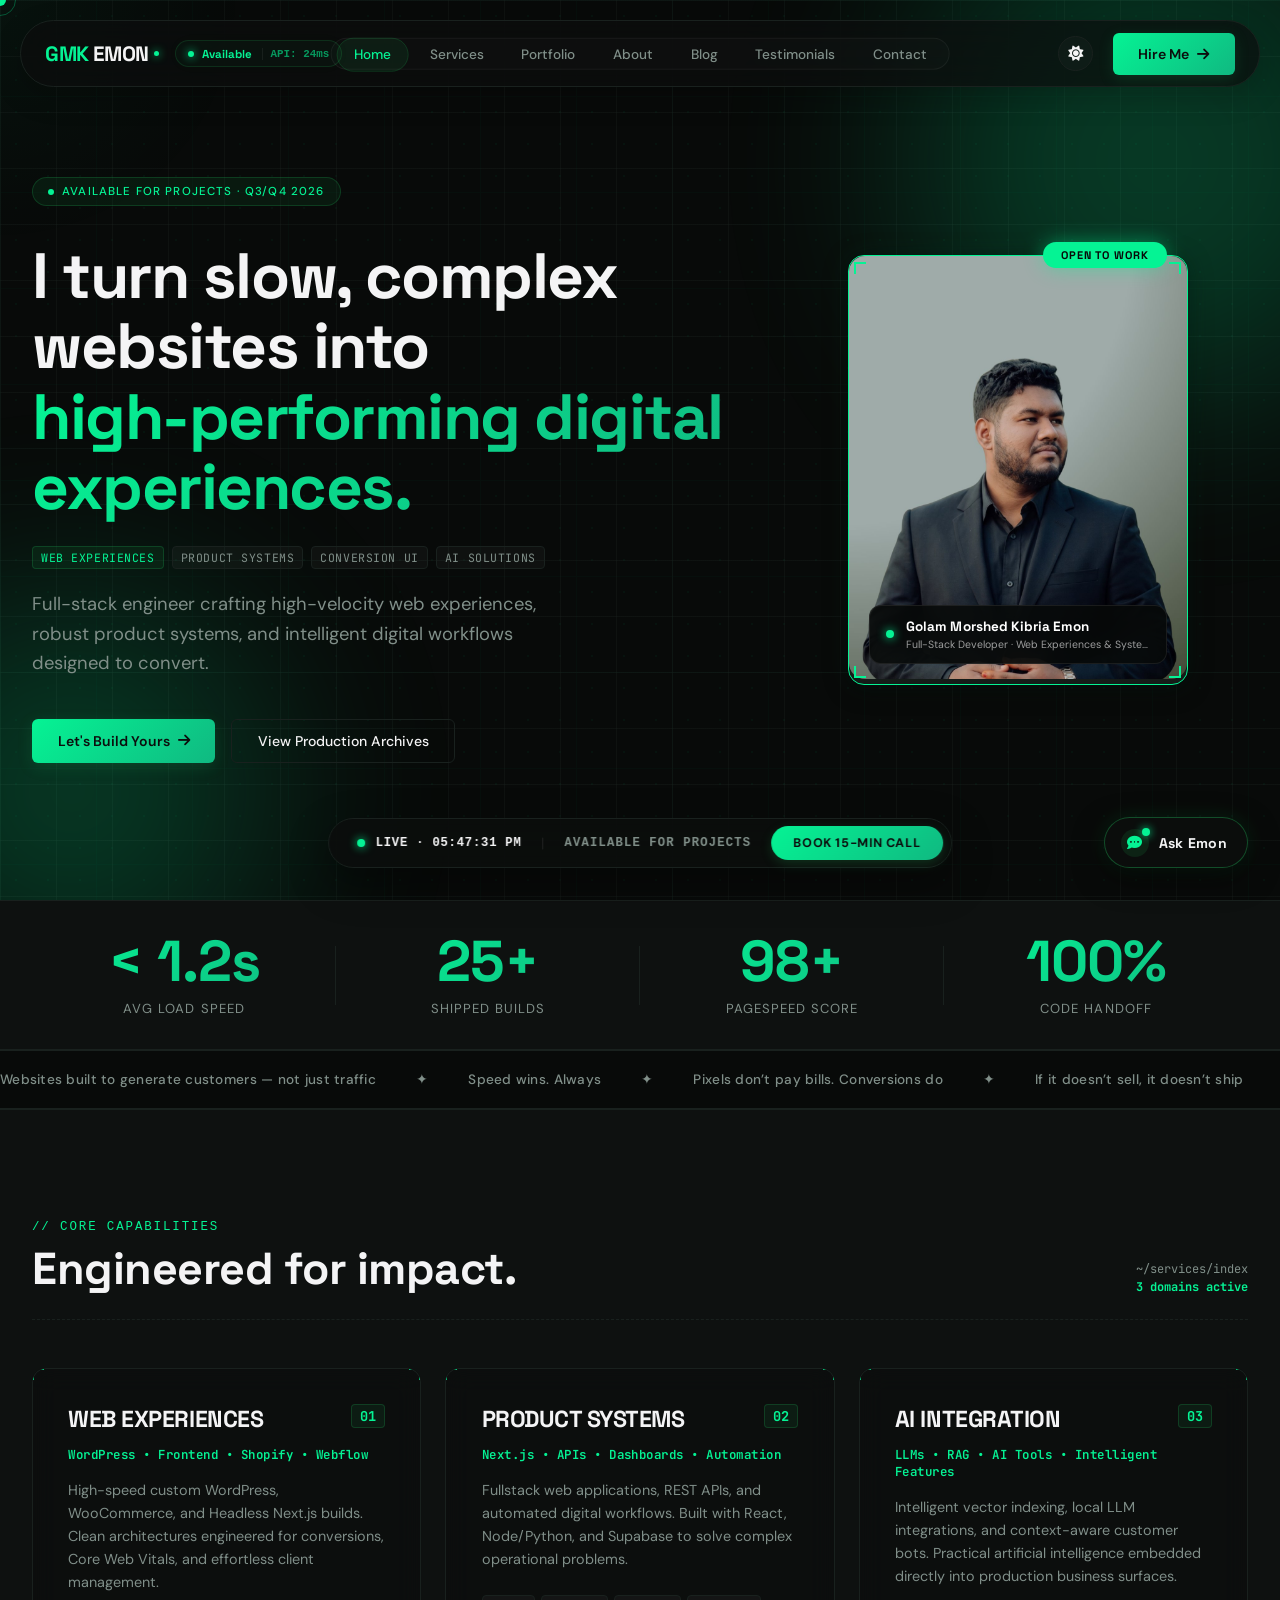
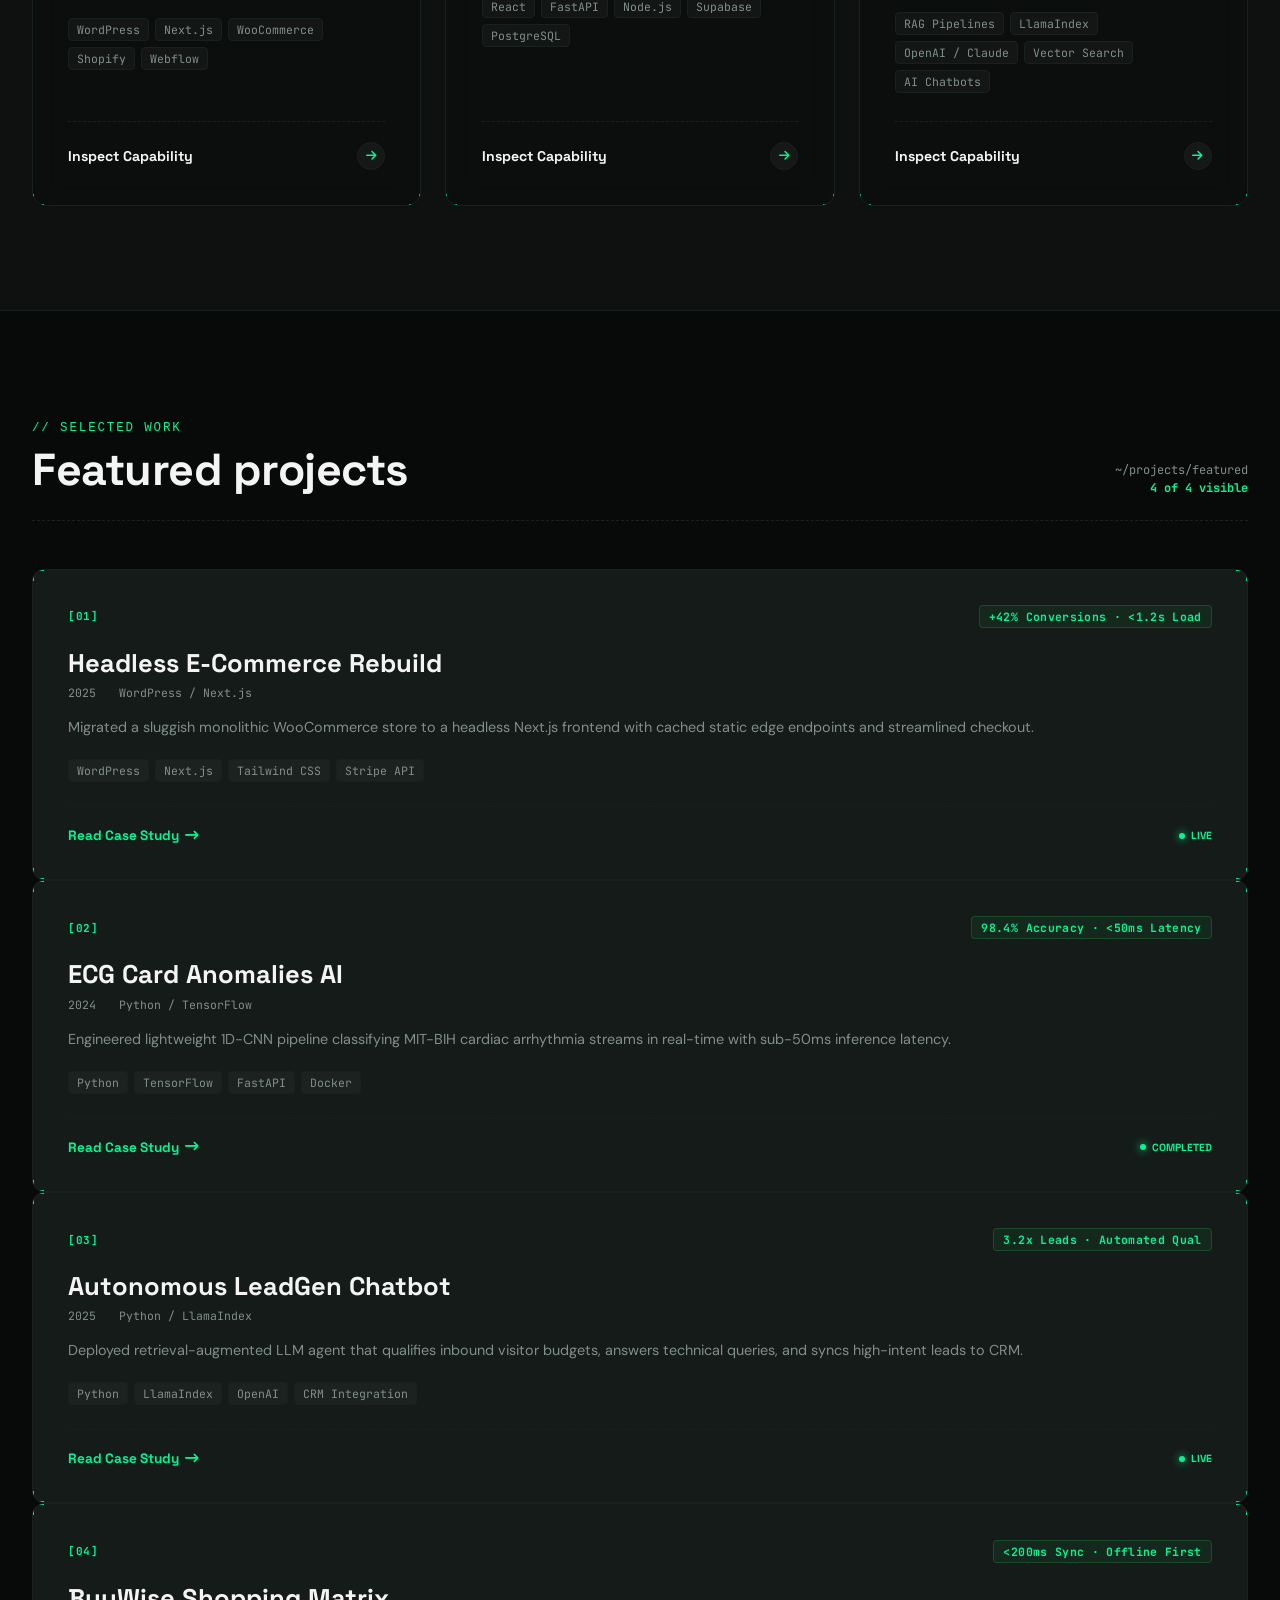
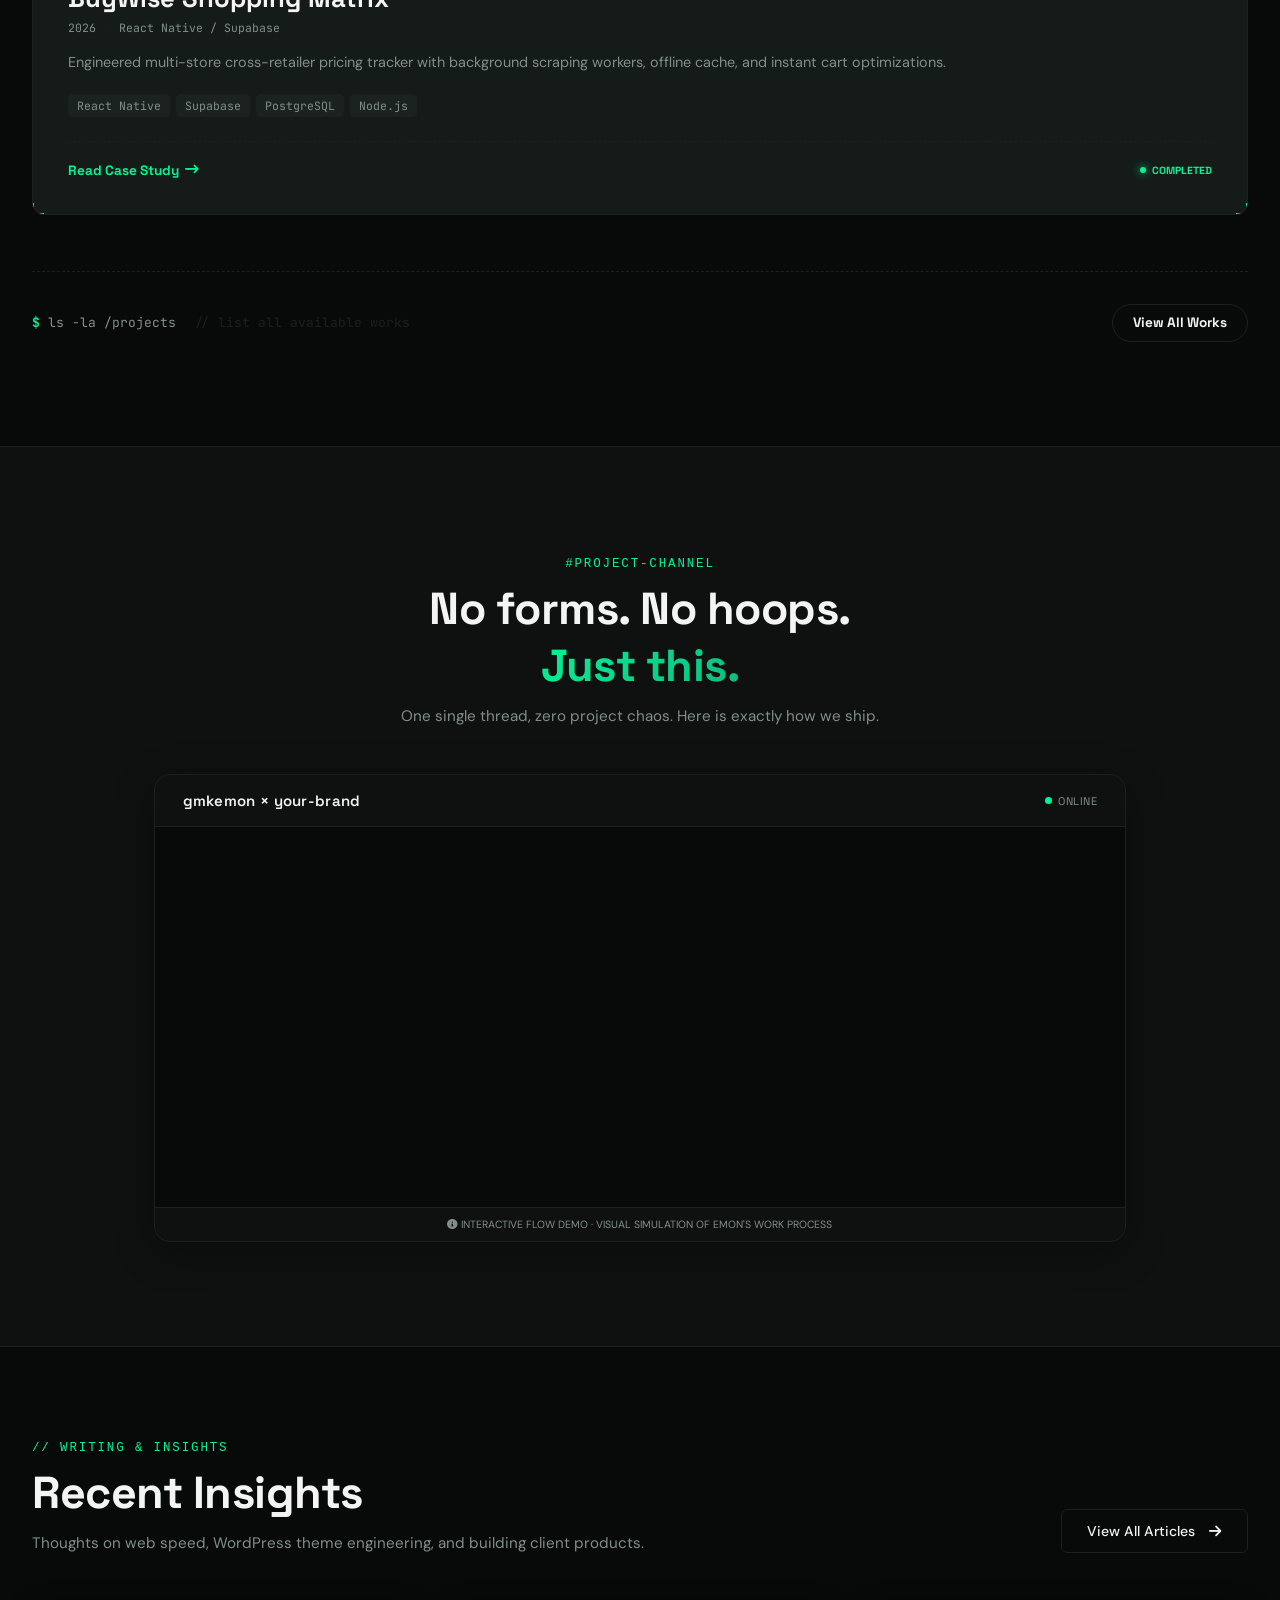
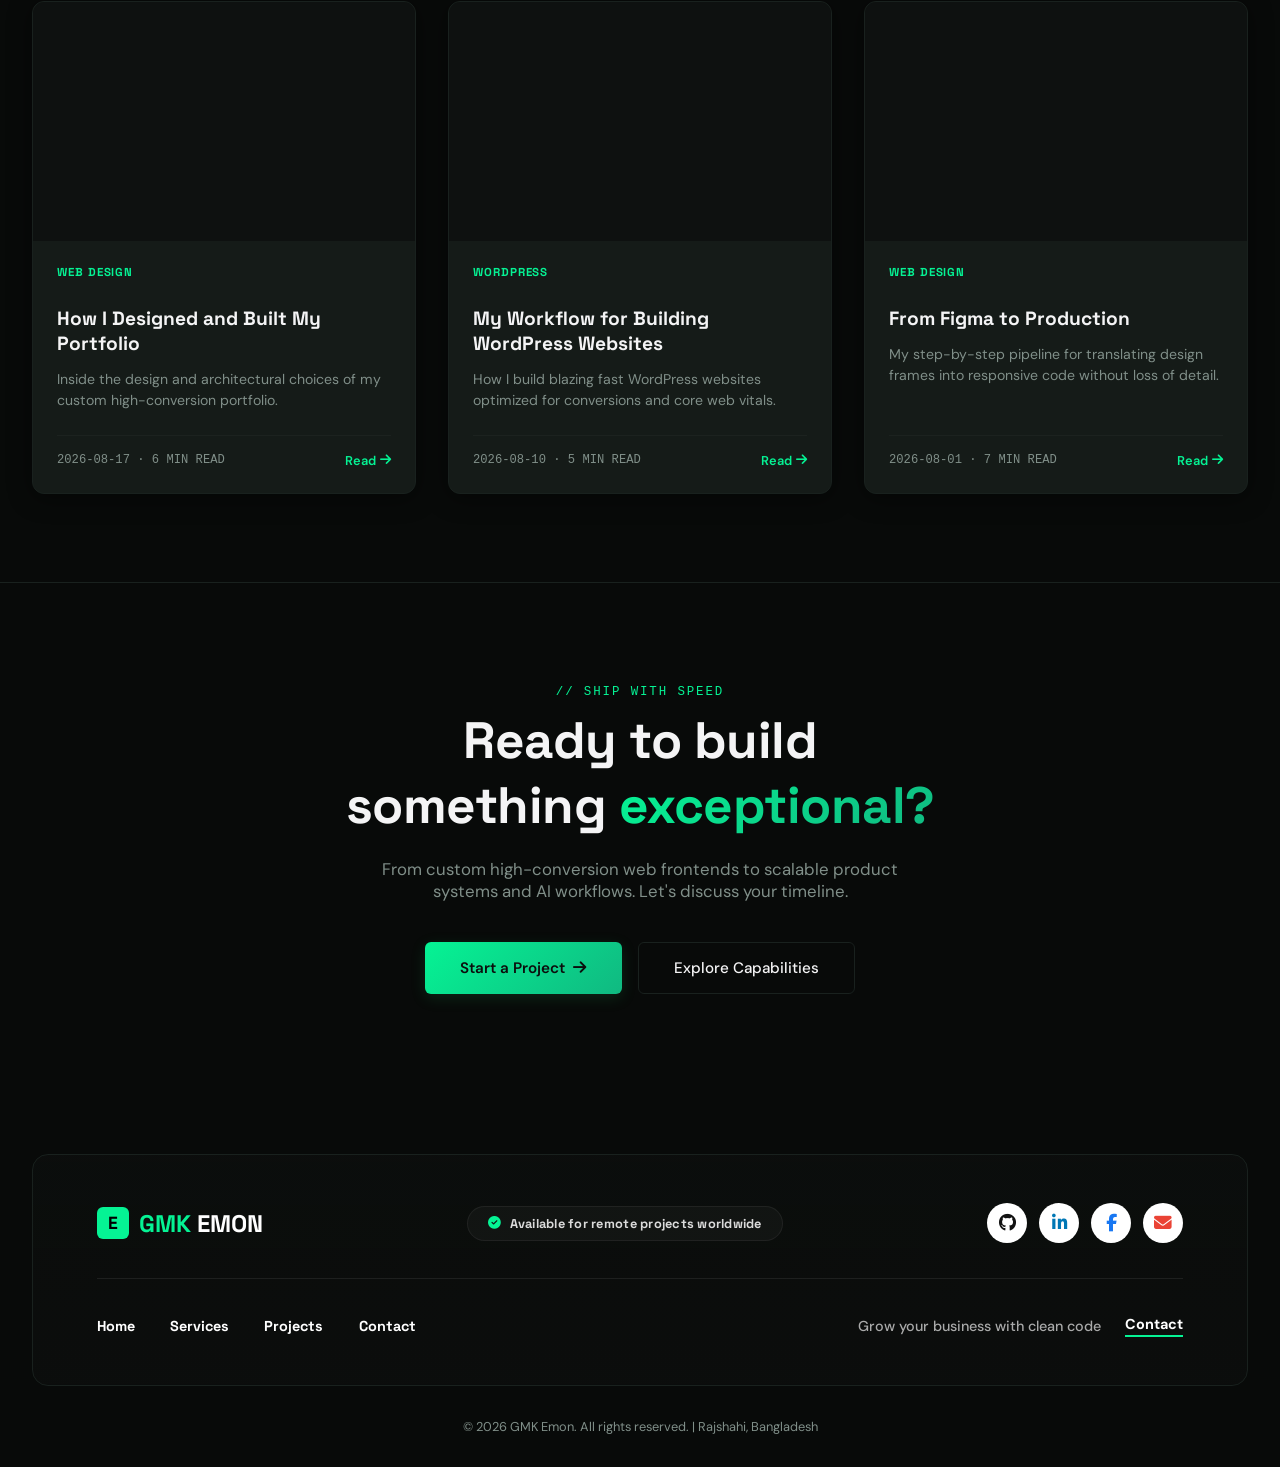
<file: index.html>
<!DOCTYPE html>
<html lang="en">
<head>
  <meta charset="UTF-8">
  <meta name="viewport" content="width=device-width, initial-scale=1.0">
  <title>GMK Emon — Conversion Engineering & Growth Partner</title>
  <meta name="description" content="I don't ship pretty pages. I ship revenue systems. WordPress, frontend, and conversion design built for results.">
  <link rel="canonical" href="https://gmkemon.com">

  <!-- Open Graph / Facebook -->
  <meta property="og:type" content="website">
  <meta property="og:url" content="https://gmkemon.com/">
  <meta property="og:title" content="GMK Emon — Conversion Engineering & Growth Partner">
  <meta property="og:description" content="I don't ship pretty pages. I ship revenue systems. WordPress, frontend, and conversion design built for results.">
  <meta property="og:image" content="https://gmkemon.com/files/GMK_Emon_pic.png">

  <!-- Twitter -->
  <meta property="twitter:card" content="summary_large_image">
  <meta property="twitter:url" content="https://gmkemon.com/">
  <meta property="twitter:title" content="GMK Emon — Conversion Engineering & Growth Partner">
  <meta property="twitter:description" content="I don't ship pretty pages. I ship revenue systems. WordPress, frontend, and conversion design built for results.">
  <meta property="twitter:image" content="https://gmkemon.com/files/GMK_Emon_pic.png">

  <!-- JSON-LD Structured Data Schema -->
  <script type="application/ld+json">
  {
    "@context": "https://schema.org",
    "@type": "Person",
    "name": "Golam Morshed Kibria Emon",
    "alternateName": "GMK Emon",
    "url": "https://gmkemon.com",
    "image": "https://gmkemon.com/files/GMK_Emon_pic.png",
    "sameAs": [
      "https://github.com/GmkEmon007",
      "https://www.linkedin.com/in/gmkemon/",
      "https://www.facebook.com/gmk.emon"
    ],
    "jobTitle": "Conversion Engineer & Full-Stack Developer",
    "description": "WordPress, frontend, and conversion design built for revenue systems.",
    "knowsAbout": [
      "WordPress Development",
      "Frontend Engineering",
      "React",
      "Next.js",
      "Machine Learning",
      "Conversion Rate Optimization"
    ]
  }
  </script>

  <link rel="preconnect" href="https://fonts.googleapis.com">
  <link rel="preconnect" href="https://fonts.gstatic.com" crossorigin>
  <link href="https://fonts.googleapis.com/css2?family=DM+Sans:ital,opsz,wght@0,9..40,400..700;1,9..40,400..700&family=JetBrains+Mono:wght@400;500;600;700&family=Space+Grotesk:wght@500;600;700&display=swap" rel="stylesheet">
  <link rel="stylesheet" href="https://cdnjs.cloudflare.com/ajax/libs/font-awesome/6.4.0/css/all.min.css">
  <link rel="stylesheet" href="style.css">
</head>
<body>

  <!-- Skip to Main Content Link (Accessibility) -->
  <a href="#main-content" class="skip-to-content">Skip to content</a>

  <!-- Tech Grid Background Lines -->
  <div class="grid-lines-bg"></div>

  <!-- Preloader Welcome Screen -->
  <div id="preloader">
    <div class="preloader-content">
      <div class="preloader-logo">GMK Emon</div>
      <div class="preloader-text">Welcome to GMK Emon's Space</div>
      <div class="preloader-bar">
        <div class="preloader-progress"></div>
      </div>
    </div>
  </div>

  <!-- Custom Mouse Cursor Elements -->
  <div id="cursor"></div>
  <div id="cursor-trail"></div>
  <div id="mouse-glow"></div>

  <!-- Navigation Bar -->
  <nav class="nav-bar">
    <div class="container nav-container">
      <div style="display: flex; align-items: center; gap: 1rem;">
        <a href="#home" class="nav-logo" style="margin-right: 0;">
          <span class="logo-accent">GMK</span> EMON <span class="logo-dot"></span>
        </a>
        <div class="availability-badge">
          <span class="status-dot pulsing"></span>
          <span class="status-text">Available</span>
          <span class="status-ping" id="api-ping-badge">API: 24ms</span>
        </div>
      </div>
      <ul class="nav-links">
        <li><a href="#home" class="nav-link active">Home</a></li>
        <li><a href="#services" class="nav-link">Services</a></li>
        <li><a href="#portfolio" class="nav-link">Portfolio</a></li>
        <li><a href="#about" class="nav-link">About</a></li>
        <li><a href="#blog" class="nav-link">Blog</a></li>
        <li><a href="#testimonials" class="nav-link">Testimonials</a></li>
        <li><a href="#contact" class="nav-link">Contact</a></li>
      </ul>
      <div class="nav-right-group">
        <div class="nav-actions">
          <button id="theme-toggle" class="theme-toggle-btn" aria-label="Toggle theme">
            <i class="fa-solid fa-sun"></i>
          </button>
          <a href="#contact" class="btn-primary nav-cta">Hire Me <i class="fa-solid fa-arrow-right"></i></a>
        </div>
        <button class="mobile-menu-toggle" aria-label="Toggle menu">
          <i class="fa-solid fa-bars"></i>
        </button>
      </div>
    </div>
  </nav>

  <!-- Mobile Overlay Links -->
  <div class="mobile-menu-overlay">
    <div class="mobile-menu-links">
      <a href="#home" class="mobile-link">Home</a>
      <a href="#services" class="mobile-link">Services</a>
      <a href="#portfolio" class="mobile-link">Portfolio</a>
      <a href="#about" class="mobile-link">About</a>
      <a href="#blog" class="mobile-link">Blog</a>
      <a href="#testimonials" class="mobile-link">Testimonials</a>
      <a href="#contact" class="mobile-link">Contact</a>
      <a href="#contact" class="btn-primary mobile-cta">Hire Me <i class="fa-solid fa-arrow-right"></i></a>
    </div>
  </div>

  <!-- Main Multi-View SPA Containers -->
  <main class="page-container" id="main-content">

    <!-- PAGE 1: HOME -->
    <div id="page-home" class="page-view active">
      
      <!-- Hero -->
      <section class="hero-section">
        <div class="blueprint-grid"></div>
        <div class="glow-orb glow-orb-1"></div>
        <div class="glow-orb glow-orb-2"></div>
        <div class="container hero-container">
          <div class="hero-content">
            <div class="status-badge fade-up d1">
              <span class="status-dot"></span>
              <span>Available for projects · Q3/Q4 2026</span>
            </div>
            <h1 class="hero-title fade-up d2">
              I turn slow, complex websites into <span class="text-gradient">high-performing digital experiences.</span>
            </h1>
            <div class="fade-up d2" style="display: flex; flex-wrap: wrap; gap: 8px; margin: 1.1rem 0 1.3rem 0; font-family: var(--font-mono); font-size: 0.72rem; letter-spacing: 0.05em; text-transform: uppercase;">
              <span style="color: var(--primary); background: rgba(34, 197, 94, 0.08); border: 1px solid rgba(34, 197, 94, 0.2); padding: 3px 8px; border-radius: 4px;">Web Experiences</span>
              <span style="color: var(--muted-foreground); background: rgba(255, 255, 255, 0.03); border: 1px solid var(--border); padding: 3px 8px; border-radius: 4px;">Product Systems</span>
              <span style="color: var(--muted-foreground); background: rgba(255, 255, 255, 0.03); border: 1px solid var(--border); padding: 3px 8px; border-radius: 4px;">Conversion UI</span>
              <span style="color: var(--muted-foreground); background: rgba(255, 255, 255, 0.03); border: 1px solid var(--border); padding: 3px 8px; border-radius: 4px;">AI Solutions</span>
            </div>
            <p class="hero-subtitle fade-up d3">
              Full-stack engineer crafting high-velocity web experiences, robust product systems, and intelligent digital workflows designed to convert.
            </p>
            <div class="hero-actions fade-up d4">
              <a href="#contact" class="btn-primary">Let's Build Yours <i class="fa-solid fa-arrow-right"></i></a>
              <a href="#portfolio" class="btn-outline">View Production Archives</a>
            </div>
          </div>
          <div class="hero-visual fade-up d3">
            <div class="portrait-card">
              <div class="corner-border tl"></div>
              <div class="corner-border tr"></div>
              <div class="corner-border bl"></div>
              <div class="corner-border br"></div>
              
              <!-- Open to Work Badge -->
              <div class="portrait-open-badge">OPEN TO WORK</div>
              
              <img src="GMK_Emon_pic.png" alt="Golam Morshed Kibria Emon">
              
              <!-- Bottom Nameplate -->
              <div class="portrait-nameplate">
                <span class="nameplate-dot"></span>
                <div class="nameplate-info">
                  <h4 class="nameplate-title">Golam Morshed Kibria Emon</h4>
                  <p class="nameplate-sub">Full-Stack Developer · Web Experiences &amp; Systems</p>
                </div>
              </div>
            </div>
          </div>
        </div>
      </section>

      <!-- Metrics Strip -->
      <section class="metrics-strip">
        <div class="container">
          <div class="metrics-container">
            <div class="metric-item">
              <div class="metric-number">&lt; 1.2s</div>
              <div class="metric-label">Avg Load Speed</div>
            </div>
            <div class="metric-item">
              <div class="metric-number">25+</div>
              <div class="metric-label">Shipped Builds</div>
            </div>
            <div class="metric-item">
              <div class="metric-number">98+</div>
              <div class="metric-label">PageSpeed Score</div>
            </div>
            <div class="metric-item">
              <div class="metric-number">100%</div>
              <div class="metric-label">Code Handoff</div>
            </div>
          </div>
        </div>
      </section>

      <!-- Marquee Ticker Strip -->
      <div class="marquee-ticker border-y">
        <div class="marquee-track">
          <div class="marquee-content">
            <span>Websites built to generate customers — not just traffic</span> <span class="text-primary ticker-dot">✦</span>
            <span>Speed wins. Always</span> <span class="text-primary ticker-dot">✦</span>
            <span>Pixels don’t pay bills. Conversions do</span> <span class="text-primary ticker-dot">✦</span>
            <span>If it doesn’t sell, it doesn’t ship</span> <span class="text-primary ticker-dot">✦</span>
            <span>Built for ROI, not for awards</span> <span class="text-primary ticker-dot">✦</span>
            <span>WordPress that actually performs</span> <span class="text-primary ticker-dot">✦</span>
            <span>Sub-second load times &amp; clean code</span> <span class="text-primary ticker-dot">✦</span>
          </div>
          <!-- Duplicate content for infinite scroll loop -->
          <div class="marquee-content" aria-hidden="true">
            <span>Websites built to generate customers — not just traffic</span> <span class="text-primary ticker-dot">✦</span>
            <span>Speed wins. Always</span> <span class="text-primary ticker-dot">✦</span>
            <span>Pixels don’t pay bills. Conversions do</span> <span class="text-primary ticker-dot">✦</span>
            <span>If it doesn’t sell, it doesn’t ship</span> <span class="text-primary ticker-dot">✦</span>
            <span>Built for ROI, not for awards</span> <span class="text-primary ticker-dot">✦</span>
            <span>WordPress that actually performs</span> <span class="text-primary ticker-dot">✦</span>
            <span>Sub-second load times &amp; clean code</span> <span class="text-primary ticker-dot">✦</span>
          </div>
        </div>
      </div>

      <!-- Core Capabilities Bento Section -->
      <section class="section-padding border-t" style="background: var(--bg1);" id="home-capabilities">
        <div class="container">
          <div style="display: flex; justify-content: space-between; align-items: flex-end; border-bottom: 1px dashed var(--border); padding-bottom: 1.5rem; margin-bottom: 3rem; flex-wrap: wrap; gap: 1rem;">
            <div style="text-align: left;">
              <span class="section-tag">// CORE CAPABILITIES</span>
              <h2 class="section-heading" style="font-size: 2.8rem; line-height: 1.15; margin-top: 0.5rem; margin-bottom: 0;">Engineered for impact.</h2>
            </div>
            <div style="font-family: var(--font-mono); font-size: 12px; color: var(--muted-foreground); text-align: right; user-select: none;">
              <div>~/services/index</div>
              <div style="color: var(--primary); font-weight: bold; margin-top: 2px;">3 domains active</div>
            </div>
          </div>

          <div class="capability-grid">
            <!-- 01 Web Experiences -->
            <div class="capability-card">
              <div class="corner-border tl" style="top: -1px; left: -1px;"></div>
              <div class="corner-border tr" style="top: -1px; right: -1px;"></div>
              <div class="corner-border bl" style="bottom: -1px; left: -1px;"></div>
              <div class="corner-border br" style="bottom: -1px; right: -1px;"></div>
              <div>
                <div class="capability-header">
                  <h3 class="capability-title">WEB EXPERIENCES</h3>
                  <span class="capability-num">01</span>
                </div>
                <div class="capability-subtitle">WordPress • Frontend • Shopify • Webflow</div>
                <p class="capability-desc">
                  High-speed custom WordPress, WooCommerce, and Headless Next.js builds. Clean architectures engineered for conversions, Core Web Vitals, and effortless client management.
                </p>
                <div class="capability-pills">
                  <span class="capability-pill">WordPress</span>
                  <span class="capability-pill">Next.js</span>
                  <span class="capability-pill">WooCommerce</span>
                  <span class="capability-pill">Shopify</span>
                  <span class="capability-pill">Webflow</span>
                </div>
              </div>
              <a href="#service/wordpress" class="capability-link">
                <span>Inspect Capability</span>
                <span class="capability-arrow-icon"><i class="fa-solid fa-arrow-right"></i></span>
              </a>
            </div>

            <!-- 02 Product Systems -->
            <div class="capability-card">
              <div class="corner-border tl" style="top: -1px; left: -1px;"></div>
              <div class="corner-border tr" style="top: -1px; right: -1px;"></div>
              <div class="corner-border bl" style="bottom: -1px; left: -1px;"></div>
              <div class="corner-border br" style="bottom: -1px; right: -1px;"></div>
              <div>
                <div class="capability-header">
                  <h3 class="capability-title">PRODUCT SYSTEMS</h3>
                  <span class="capability-num">02</span>
                </div>
                <div class="capability-subtitle">Next.js • APIs • Dashboards • Automation</div>
                <p class="capability-desc">
                  Fullstack web applications, REST APIs, and automated digital workflows. Built with React, Node/Python, and Supabase to solve complex operational problems.
                </p>
                <div class="capability-pills">
                  <span class="capability-pill">React</span>
                  <span class="capability-pill">FastAPI</span>
                  <span class="capability-pill">Node.js</span>
                  <span class="capability-pill">Supabase</span>
                  <span class="capability-pill">PostgreSQL</span>
                </div>
              </div>
              <a href="#service/product-systems" class="capability-link">
                <span>Inspect Capability</span>
                <span class="capability-arrow-icon"><i class="fa-solid fa-arrow-right"></i></span>
              </a>
            </div>

            <!-- 03 AI Integration -->
            <div class="capability-card">
              <div class="corner-border tl" style="top: -1px; left: -1px;"></div>
              <div class="corner-border tr" style="top: -1px; right: -1px;"></div>
              <div class="corner-border bl" style="bottom: -1px; left: -1px;"></div>
              <div class="corner-border br" style="bottom: -1px; right: -1px;"></div>
              <div>
                <div class="capability-header">
                  <h3 class="capability-title">AI INTEGRATION</h3>
                  <span class="capability-num">03</span>
                </div>
                <div class="capability-subtitle">LLMs • RAG • AI Tools • Intelligent Features</div>
                <p class="capability-desc">
                  Intelligent vector indexing, local LLM integrations, and context-aware customer bots. Practical artificial intelligence embedded directly into production business surfaces.
                </p>
                <div class="capability-pills">
                  <span class="capability-pill">RAG Pipelines</span>
                  <span class="capability-pill">LlamaIndex</span>
                  <span class="capability-pill">OpenAI / Claude</span>
                  <span class="capability-pill">Vector Search</span>
                  <span class="capability-pill">AI Chatbots</span>
                </div>
              </div>
              <a href="#service/ai-ml" class="capability-link">
                <span>Inspect Capability</span>
                <span class="capability-arrow-icon"><i class="fa-solid fa-arrow-right"></i></span>
              </a>
            </div>
          </div>
        </div>
      </section>

      <!-- Selected Projects / Featured Work Section -->
      <section class="section-padding border-t" style="background: var(--bg0);" id="home-featured-projects">
        <div class="container">
          <!-- Section Monospace Header -->
          <div style="display: flex; justify-content: space-between; align-items: flex-end; border-bottom: 1px dashed var(--border); padding-bottom: 1.5rem; margin-bottom: 3rem; flex-wrap: wrap; gap: 1rem;">
            <div style="text-align: left;">
              <span class="section-tag">// SELECTED WORK</span>
              <h2 class="section-heading" style="font-size: 2.8rem; line-height: 1.15; margin-top: 0.5rem; margin-bottom: 0; text-align: left;">Featured projects</h2>
            </div>
            <div style="text-align: right; font-family: var(--font-mono); font-size: 12px; color: var(--muted-foreground); display: flex; flex-direction: column; justify-content: flex-end; align-items: flex-end; user-select: none;">
              <div>~/projects/featured</div>
              <div style="color: var(--primary); font-weight: bold; margin-top: 2px;">4 of 4 visible</div>
            </div>
          </div>

          <!-- Project Cards Grid -->
          <div class="grid-two" style="gap: 2rem;">
            <!-- Project 1 -->
            <div class="card-outline card-hover" style="position: relative; overflow: hidden; padding: 2.2rem; display: flex; flex-direction: column; min-height: 300px; transition: all 0.3s ease;">
              <div class="corner-border tl" style="top: -1px; left: -1px;"></div>
              <div class="corner-border tr" style="top: -1px; right: -1px;"></div>
              <div class="corner-border bl" style="bottom: -1px; left: -1px;"></div>
              <div class="corner-border br" style="bottom: -1px; right: -1px;"></div>

              <div style="display: flex; justify-content: space-between; align-items: center; margin-bottom: 1.25rem;">
                <span style="font-family: var(--font-mono); font-size: 11px; color: var(--primary); font-weight: bold; letter-spacing: 0.05em;">[01]</span>
                <span class="metric-pill">+42% Conversions · &lt;1.2s Load</span>
              </div>
              <h3 class="card-title" style="font-family: var(--font-heading); font-size: 1.6rem; font-weight: 700; color: var(--foreground); line-height: 1.2; margin: 0 0 0.4rem 0; text-align: left;">Headless E-Commerce Rebuild</h3>
              <div style="font-family: var(--font-mono); font-size: 11.5px; color: var(--muted-foreground); margin-bottom: 1rem; display: flex; align-items: center; gap: 8px;">
                <span>2025</span>
                <span style="color: var(--border);">·</span>
                <span>WordPress / Next.js</span>
              </div>
              <p style="color: var(--muted-foreground); font-size: 0.9rem; line-height: 1.6; margin: 0 0 1.25rem 0; text-align: left;">
                Migrated a sluggish monolithic WooCommerce store to a headless Next.js frontend with cached static edge endpoints and streamlined checkout.
              </p>
              <div style="display: flex; flex-wrap: wrap; gap: 6px; margin-bottom: 1.5rem;">
                <span class="capability-pill">WordPress</span>
                <span class="capability-pill">Next.js</span>
                <span class="capability-pill">Tailwind CSS</span>
                <span class="capability-pill">Stripe API</span>
              </div>
              <div style="display: flex; align-items: center; justify-content: space-between; border-top: 1px dashed var(--border); padding-top: 1.25rem; margin-top: auto;">
                <a href="#case-study-ecommerce" style="color: var(--primary); text-decoration: none; font-size: 0.85rem; font-weight: 700; font-family: var(--font-heading); display: inline-flex; align-items: center; gap: 6px;">
                  <span>Read Case Study</span> <i class="fa-solid fa-arrow-right-long"></i>
                </a>
                <span style="display: inline-flex; align-items: center; gap: 6px; font-size: 0.65rem; color: var(--primary); font-family: var(--font-heading); font-weight: 700;">
                  <span style="display: inline-block; width: 6px; height: 6px; border-radius: 50%; background: var(--primary); box-shadow: 0 0 8px var(--primary);"></span> LIVE
                </span>
              </div>
            </div>

            <!-- Project 2 -->
            <div class="card-outline card-hover" style="position: relative; overflow: hidden; padding: 2.2rem; display: flex; flex-direction: column; min-height: 300px; transition: all 0.3s ease;">
              <div class="corner-border tl" style="top: -1px; left: -1px;"></div>
              <div class="corner-border tr" style="top: -1px; right: -1px;"></div>
              <div class="corner-border bl" style="bottom: -1px; left: -1px;"></div>
              <div class="corner-border br" style="bottom: -1px; right: -1px;"></div>

              <div style="display: flex; justify-content: space-between; align-items: center; margin-bottom: 1.25rem;">
                <span style="font-family: var(--font-mono); font-size: 11px; color: var(--primary); font-weight: bold; letter-spacing: 0.05em;">[02]</span>
                <span class="metric-pill">98.4% Accuracy · &lt;50ms Latency</span>
              </div>
              <h3 class="card-title" style="font-family: var(--font-heading); font-size: 1.6rem; font-weight: 700; color: var(--foreground); line-height: 1.2; margin: 0 0 0.4rem 0; text-align: left;">ECG Card Anomalies AI</h3>
              <div style="font-family: var(--font-mono); font-size: 11.5px; color: var(--muted-foreground); margin-bottom: 1rem; display: flex; align-items: center; gap: 8px;">
                <span>2024</span>
                <span style="color: var(--border);">·</span>
                <span>Python / TensorFlow</span>
              </div>
              <p style="color: var(--muted-foreground); font-size: 0.9rem; line-height: 1.6; margin: 0 0 1.25rem 0; text-align: left;">
                Engineered lightweight 1D-CNN pipeline classifying MIT-BIH cardiac arrhythmia streams in real-time with sub-50ms inference latency.
              </p>
              <div style="display: flex; flex-wrap: wrap; gap: 6px; margin-bottom: 1.5rem;">
                <span class="capability-pill">Python</span>
                <span class="capability-pill">TensorFlow</span>
                <span class="capability-pill">FastAPI</span>
                <span class="capability-pill">Docker</span>
              </div>
              <div style="display: flex; align-items: center; justify-content: space-between; border-top: 1px dashed var(--border); padding-top: 1.25rem; margin-top: auto;">
                <a href="#case-study-ecg" style="color: var(--primary); text-decoration: none; font-size: 0.85rem; font-weight: 700; font-family: var(--font-heading); display: inline-flex; align-items: center; gap: 6px;">
                  <span>Read Case Study</span> <i class="fa-solid fa-arrow-right-long"></i>
                </a>
                <span style="display: inline-flex; align-items: center; gap: 6px; font-size: 0.65rem; color: var(--primary); font-family: var(--font-heading); font-weight: 700;">
                  <span style="display: inline-block; width: 6px; height: 6px; border-radius: 50%; background: var(--primary); box-shadow: 0 0 8px var(--primary);"></span> COMPLETED
                </span>
              </div>
            </div>

            <!-- Project 3 -->
            <div class="card-outline card-hover" style="position: relative; overflow: hidden; padding: 2.2rem; display: flex; flex-direction: column; min-height: 300px; transition: all 0.3s ease;">
              <div class="corner-border tl" style="top: -1px; left: -1px;"></div>
              <div class="corner-border tr" style="top: -1px; right: -1px;"></div>
              <div class="corner-border bl" style="bottom: -1px; left: -1px;"></div>
              <div class="corner-border br" style="bottom: -1px; right: -1px;"></div>

              <div style="display: flex; justify-content: space-between; align-items: center; margin-bottom: 1.25rem;">
                <span style="font-family: var(--font-mono); font-size: 11px; color: var(--primary); font-weight: bold; letter-spacing: 0.05em;">[03]</span>
                <span class="metric-pill">3.2x Leads · Automated Qual</span>
              </div>
              <h3 class="card-title" style="font-family: var(--font-heading); font-size: 1.6rem; font-weight: 700; color: var(--foreground); line-height: 1.2; margin: 0 0 0.4rem 0; text-align: left;">Autonomous LeadGen Chatbot</h3>
              <div style="font-family: var(--font-mono); font-size: 11.5px; color: var(--muted-foreground); margin-bottom: 1rem; display: flex; align-items: center; gap: 8px;">
                <span>2025</span>
                <span style="color: var(--border);">·</span>
                <span>Python / LlamaIndex</span>
              </div>
              <p style="color: var(--muted-foreground); font-size: 0.9rem; line-height: 1.6; margin: 0 0 1.25rem 0; text-align: left;">
                Deployed retrieval-augmented LLM agent that qualifies inbound visitor budgets, answers technical queries, and syncs high-intent leads to CRM.
              </p>
              <div style="display: flex; flex-wrap: wrap; gap: 6px; margin-bottom: 1.5rem;">
                <span class="capability-pill">Python</span>
                <span class="capability-pill">LlamaIndex</span>
                <span class="capability-pill">OpenAI</span>
                <span class="capability-pill">CRM Integration</span>
              </div>
              <div style="display: flex; align-items: center; justify-content: space-between; border-top: 1px dashed var(--border); padding-top: 1.25rem; margin-top: auto;">
                <a href="#case-study-leadbot" style="color: var(--primary); text-decoration: none; font-size: 0.85rem; font-weight: 700; font-family: var(--font-heading); display: inline-flex; align-items: center; gap: 6px;">
                  <span>Read Case Study</span> <i class="fa-solid fa-arrow-right-long"></i>
                </a>
                <span style="display: inline-flex; align-items: center; gap: 6px; font-size: 0.65rem; color: var(--primary); font-family: var(--font-heading); font-weight: 700;">
                  <span style="display: inline-block; width: 6px; height: 6px; border-radius: 50%; background: var(--primary); box-shadow: 0 0 8px var(--primary);"></span> LIVE
                </span>
              </div>
            </div>

            <!-- Project 4 -->
            <div class="card-outline card-hover" style="position: relative; overflow: hidden; padding: 2.2rem; display: flex; flex-direction: column; min-height: 300px; transition: all 0.3s ease;">
              <div class="corner-border tl" style="top: -1px; left: -1px;"></div>
              <div class="corner-border tr" style="top: -1px; right: -1px;"></div>
              <div class="corner-border bl" style="bottom: -1px; left: -1px;"></div>
              <div class="corner-border br" style="bottom: -1px; right: -1px;"></div>

              <div style="display: flex; justify-content: space-between; align-items: center; margin-bottom: 1.25rem;">
                <span style="font-family: var(--font-mono); font-size: 11px; color: var(--primary); font-weight: bold; letter-spacing: 0.05em;">[04]</span>
                <span class="metric-pill">&lt;200ms Sync · Offline First</span>
              </div>
              <h3 class="card-title" style="font-family: var(--font-heading); font-size: 1.6rem; font-weight: 700; color: var(--foreground); line-height: 1.2; margin: 0 0 0.4rem 0; text-align: left;">BuyWise Shopping Matrix</h3>
              <div style="font-family: var(--font-mono); font-size: 11.5px; color: var(--muted-foreground); margin-bottom: 1rem; display: flex; align-items: center; gap: 8px;">
                <span>2026</span>
                <span style="color: var(--border);">·</span>
                <span>React Native / Supabase</span>
              </div>
              <p style="color: var(--muted-foreground); font-size: 0.9rem; line-height: 1.6; margin: 0 0 1.25rem 0; text-align: left;">
                Engineered multi-store cross-retailer pricing tracker with background scraping workers, offline cache, and instant cart optimizations.
              </p>
              <div style="display: flex; flex-wrap: wrap; gap: 6px; margin-bottom: 1.5rem;">
                <span class="capability-pill">React Native</span>
                <span class="capability-pill">Supabase</span>
                <span class="capability-pill">PostgreSQL</span>
                <span class="capability-pill">Node.js</span>
              </div>
              <div style="display: flex; align-items: center; justify-content: space-between; border-top: 1px dashed var(--border); padding-top: 1.25rem; margin-top: auto;">
                <a href="#case-study-buywise" style="color: var(--primary); text-decoration: none; font-size: 0.85rem; font-weight: 700; font-family: var(--font-heading); display: inline-flex; align-items: center; gap: 6px;">
                  <span>Read Case Study</span> <i class="fa-solid fa-arrow-right-long"></i>
                </a>
                <span style="display: inline-flex; align-items: center; gap: 6px; font-size: 0.65rem; color: var(--primary); font-family: var(--font-heading); font-weight: 700;">
                  <span style="display: inline-block; width: 6px; height: 6px; border-radius: 50%; background: var(--primary); box-shadow: 0 0 8px var(--primary);"></span> COMPLETED
                </span>
              </div>
            </div>
          </div>

          <!-- Footer Directory Row -->
          <div style="margin-top: 3.5rem; padding-top: 2rem; border-top: 1px dashed var(--border); display: flex; justify-content: space-between; align-items: center; flex-wrap: wrap; gap: 1rem;">
            <span style="font-family: var(--font-mono); font-size: 13px; color: var(--muted-foreground);">
              <span style="color: var(--primary); font-weight: bold;">$</span> ls -la /projects <span style="color: var(--border); margin-left: 10px;">// list all available works</span>
            </span>
            <a href="#portfolio" class="btn-outline" style="font-family: var(--font-heading); font-size: 0.85rem; font-weight: 700; padding: 0.6rem 1.25rem; border-radius: 50px; text-decoration: none;">View All Works</a>
          </div>
        </div>
      </section>

      <!-- Project Channel (Chat Simulator) -->
      <section class="section-padding bg-card-dark border-t">
        <div class="container">
          <div class="chat-section-header" style="margin-left: auto; margin-right: auto; text-align: center;">
            <span class="section-tag">#PROJECT-CHANNEL</span>
            <h2 class="section-heading">No forms. No hoops. <span class="text-gradient">Just this.</span></h2>
            <p class="section-subtext">One single thread, zero project chaos. Here is exactly how we ship.</p>
          </div>
          
          <div class="chat-simulator-wrapper">
            <div class="chat-widget" id="chat-widget-container">
              <div class="chat-widget-header">
                <div class="name" style="font-size: 15px; font-weight: 600; color: var(--foreground); font-family: var(--font-heading); letter-spacing: 0.02em;">gmkemon × your-brand</div>
                <div class="chat-widget-status" style="margin-left: auto; text-transform: uppercase; font-family: var(--font-heading); font-size: 11px; letter-spacing: 0.05em;"><span class="dot"></span>online</div>
              </div>

              <div class="chat-widget-thread" id="chat-widget-thread-box"></div>

              <div class="chat-widget-credit mono"><i class="fa-solid fa-circle-info"></i> INTERACTIVE FLOW DEMO · VISUAL SIMULATION OF EMON'S WORK PROCESS</div>
            </div>
          </div>
        </div>
      </section>

      <!-- Home Insights Section -->
      <section class="section-padding border-t" style="padding: 5.5rem 0;">
        <div class="container">
          <div class="section-header text-left" style="margin-bottom: 3rem; display: flex; justify-content: space-between; align-items: flex-end; flex-wrap: wrap; gap: 1.5rem;">
            <div>
              <span class="section-tag">// WRITING &amp; INSIGHTS</span>
              <h2 class="section-heading">Recent Insights</h2>
              <p class="section-subtext">Thoughts on web speed, WordPress theme engineering, and building client products.</p>
            </div>
            <a href="#blog" class="btn-outline" style="height: fit-content;">View All Articles <i class="fa-solid fa-arrow-right" style="margin-left: 6px;"></i></a>
          </div>

          <div class="grid-three" id="home-insights-grid">
            <!-- Dynamically populated from JS -->
          </div>
        </div>
      </section>

      <!-- Action Banner -->
      <section class="section-padding border-t bg-gradient-glow relative" style="padding: 6rem 0;">
        <div class="container text-center max-w-2xl relative-z">
          <span class="section-tag">// SHIP WITH SPEED</span>
          <h2 class="section-heading" style="font-size: clamp(2.2rem, 5vw, 3.2rem); margin-top: 0.5rem; margin-bottom: 1.25rem;">
            Ready to build something <span class="text-gradient">exceptional?</span>
          </h2>
          <p class="section-subtext" style="font-size: 1.05rem; margin-bottom: 2.5rem; max-width: 580px; margin-left: auto; margin-right: auto;">
            From custom high-conversion web frontends to scalable product systems and AI workflows. Let's discuss your timeline.
          </p>
          <div style="display: flex; justify-content: center; gap: 1rem; flex-wrap: wrap;">
            <a href="#contact" class="btn-primary btn-large">Start a Project <i class="fa-solid fa-arrow-right"></i></a>
            <a href="#services" class="btn-outline btn-large">Explore Capabilities</a>
          </div>
        </div>
      </section>
    </div>

    <!-- PAGE 2: SERVICES -->
    <div id="page-services" class="page-view">
      <section class="section-padding pt-32">
        <div class="container">
          <!-- Services Page Hero Header -->
          <div class="section-header text-center max-w-3xl mx-auto mb-20">
            <span class="section-tag" style="text-transform: uppercase; color: var(--primary); font-family: var(--font-heading); font-size: 0.8rem; font-weight: 700; letter-spacing: 0.05em; display: inline-block; margin-bottom: 0.75rem;">// SERVICES</span>
            <h1 class="section-heading" style="font-size: 3.5rem; line-height: 1.15; font-family: var(--font-heading); font-weight: 700; margin-bottom: 1.25rem;">Built To<br><span class="text-primary">Make You Money</span></h1>
            <p class="section-subtext mt-4" style="font-size: 1.1rem; color: var(--muted-foreground); max-width: 600px; margin-left: auto; margin-right: auto; line-height: 1.5;">Three sharp services. Zero filler. Each one designed to move a number on your P&L.</p>
          </div>

          <div class="services-split-layout" style="display: grid; grid-template-columns: 1fr 1.2fr; gap: 4rem; align-items: start;">
            <!-- Left Column: Branding and Intro -->
            <div class="services-split-left" style="position: sticky; top: 120px;">
              <div style="display: flex; align-items: center; gap: 8px; margin-bottom: 1.5rem;">
                <span style="display: inline-flex; align-items: center; justify-content: center; width: 28px; height: 28px; background: var(--primary); color: #000; font-weight: 900; font-size: 0.95rem; border-radius: 4px;">E</span>
                <span style="font-family: var(--font-heading); font-size: 0.95rem; font-weight: 700; color: var(--foreground); letter-spacing: 0.05em; text-transform: uppercase;">GMK EMON</span>
              </div>
              <h2 class="section-heading" style="font-size: 3rem; line-height: 1.15; margin-bottom: 2rem; text-align: left;">Digital solutions that <span class="text-gradient">make an impact</span></h2>
              <p class="section-subtext" style="text-align: left; max-width: 100%; margin-bottom: 2.5rem; font-size: 1rem; line-height: 1.6;">
                Effective digital solutions aren’t built in isolation. Success comes from a seamless collaboration between strategy, creativity, and technology. I develop tailored web platforms and visual designs that drive engagement, enhance user experience, and deliver measurable results.
              </p>
              
              <div style="display: flex; align-items: center; gap: 12px; margin-bottom: 2.5rem; text-align: left;">
                <img src="GMK_Emon_pic.png" alt="Golam Morshed Kibria Emon" style="width: 48px; height: 48px; border-radius: 50%; object-fit: cover; border: 1px solid var(--border);">
                <div>
                  <h4 style="font-family: var(--font-heading); font-size: 0.95rem; font-weight: 700; color: var(--foreground); margin: 0;">Golam Morshed Kibria Emon</h4>
                  <p style="font-size: 0.8rem; color: var(--muted-foreground); margin: 0;">WordPress &amp; Frontend Developer</p>
                </div>
              </div>
              
              <a href="#contact" class="btn-primary" style="display: inline-flex; align-items: center; justify-content: space-between; padding: 0.8rem 1.5rem; border-radius: 50px; text-decoration: none; font-family: var(--font-heading); font-weight: 700; font-size: 0.95rem; width: fit-content; gap: 1rem; margin-bottom: 0.75rem;">
                <span>Let's start working</span>
                <span style="display: inline-flex; align-items: center; justify-content: center; width: 24px; height: 24px; background: #000; color: var(--primary); border-radius: 50%; font-size: 0.8rem;"><i class="fa-solid fa-arrow-right"></i></span>
              </a>
              <a href="#client-portal" class="btn-outline" style="display: inline-flex; align-items: center; justify-content: space-between; padding: 0.8rem 1.5rem; border-radius: 50px; text-decoration: none; font-family: var(--font-heading); font-weight: 700; font-size: 0.95rem; width: fit-content; gap: 1rem;">
                <span>View Workspace Portal</span>
                <i class="fa-solid fa-globe" style="color: var(--primary); font-size: 0.85rem;"></i>
              </a>
            </div>
            
            <!-- Right Column: Vertical Service Cards -->
            <div class="services-split-right" style="display: flex; flex-direction: column; gap: 2rem;">
              <!-- Card 1: Web Experiences -->
              <div class="service-image-card" style="background-image: linear-gradient(rgba(12, 14, 13, 0.78), rgba(12, 14, 13, 0.86)), url('https://images.unsplash.com/photo-1507238691740-187a5b1d37b8?auto=format&fit=crop&w=800&q=80'); border-radius: 16px; border: 1px solid var(--border); overflow: hidden; min-height: 260px; padding: 2.5rem; display: flex; flex-direction: column; justify-content: space-between;">
                <div>
                  <div style="display: flex; justify-content: space-between; align-items: flex-start; margin-bottom: 0.5rem;">
                    <h3 style="font-family: var(--font-heading); font-size: 1.8rem; font-weight: 700; color: #ffffff; margin: 0; text-align: left;">WEB EXPERIENCES</h3>
                    <span style="font-family: var(--font-heading); font-size: 0.95rem; font-weight: 700; color: rgba(255, 255, 255, 0.4);">(01)</span>
                  </div>
                  <div style="font-family: var(--font-mono); font-size: 0.78rem; color: var(--primary); font-weight: 600; margin-bottom: 0.85rem; letter-spacing: 0.04em;">
                    WordPress • Frontend • Shopify • Webflow
                  </div>
                  <p style="font-size: 0.9rem; color: rgba(255, 255, 255, 0.75); line-height: 1.5; max-width: 450px; margin: 0; text-align: left;">
                    Conversion-engineered websites built on WordPress and modern frontend stacks. Fast, scalable, and tuned to sell.
                  </p>
                </div>
                <div style="display: flex; justify-content: space-between; align-items: center; margin-top: 2rem;">
                  <a href="#service/wordpress" class="service-card-link" style="color: #ffffff; text-decoration: none; font-size: 0.88rem; font-weight: 700; display: inline-flex; align-items: center; gap: 6px; font-family: var(--font-heading);">
                    Inspect Capability <i class="fa-solid fa-arrow-right" style="font-size: 0.75rem;"></i>
                  </a>
                  <a href="#service/wordpress" aria-label="Inspect Web Experiences capability" style="width: 48px; height: 48px; border-radius: 50%; background: #ffffff; color: #000000; display: inline-flex; align-items: center; justify-content: center; font-size: 1rem; transition: transform 0.2s;" class="service-arrow-btn">
                    <i class="fa-solid fa-arrow-right"></i>
                  </a>
                </div>
              </div>

              <!-- Card 2: Product Systems -->
              <div class="service-image-card" style="background-image: linear-gradient(rgba(12, 14, 13, 0.78), rgba(12, 14, 13, 0.86)), url('https://images.unsplash.com/photo-1512486130939-2c4f79935e4f?auto=format&fit=crop&w=800&q=80'); border-radius: 16px; border: 1px solid var(--border); overflow: hidden; min-height: 260px; padding: 2.5rem; display: flex; flex-direction: column; justify-content: space-between;">
                <div>
                  <div style="display: flex; justify-content: space-between; align-items: flex-start; margin-bottom: 0.5rem;">
                    <h3 style="font-family: var(--font-heading); font-size: 1.8rem; font-weight: 700; color: #ffffff; margin: 0; text-align: left;">PRODUCT SYSTEMS</h3>
                    <span style="font-family: var(--font-heading); font-size: 0.95rem; font-weight: 700; color: rgba(255, 255, 255, 0.4);">(02)</span>
                  </div>
                  <div style="font-family: var(--font-mono); font-size: 0.78rem; color: var(--primary); font-weight: 600; margin-bottom: 0.85rem; letter-spacing: 0.04em;">
                    Next.js • APIs • Dashboards • Automation
                  </div>
                  <p style="font-size: 0.9rem; color: rgba(255, 255, 255, 0.75); line-height: 1.5; max-width: 450px; margin: 0; text-align: left;">
                    Fullstack web applications, REST APIs, and automated digital workflows. Built with React, Node/Python, and Supabase to solve complex operational problems.
                  </p>
                </div>
                <div style="display: flex; justify-content: space-between; align-items: center; margin-top: 2rem;">
                  <a href="#service/product-systems" class="service-card-link" style="color: #ffffff; text-decoration: none; font-size: 0.88rem; font-weight: 700; display: inline-flex; align-items: center; gap: 6px; font-family: var(--font-heading);">
                    Inspect Capability <i class="fa-solid fa-arrow-right" style="font-size: 0.75rem;"></i>
                  </a>
                  <a href="#service/product-systems" aria-label="Inspect Product Systems capability" style="width: 48px; height: 48px; border-radius: 50%; background: #ffffff; color: #000000; display: inline-flex; align-items: center; justify-content: center; font-size: 1rem; transition: transform 0.2s;" class="service-arrow-btn">
                    <i class="fa-solid fa-arrow-right"></i>
                  </a>
                </div>
              </div>

              <!-- Card 3: AI Integration -->
              <div class="service-image-card" style="background-image: linear-gradient(rgba(12, 14, 13, 0.78), rgba(12, 14, 13, 0.86)), url('https://images.unsplash.com/photo-1451187580459-43490279c0fa?auto=format&fit=crop&w=800&q=80'); border-radius: 16px; border: 1px solid var(--border); overflow: hidden; min-height: 260px; padding: 2.5rem; display: flex; flex-direction: column; justify-content: space-between;">
                <div>
                  <div style="display: flex; justify-content: space-between; align-items: flex-start; margin-bottom: 0.5rem;">
                    <h3 style="font-family: var(--font-heading); font-size: 1.8rem; font-weight: 700; color: #ffffff; margin: 0; text-align: left;">AI INTEGRATION</h3>
                    <span style="font-family: var(--font-heading); font-size: 0.95rem; font-weight: 700; color: rgba(255, 255, 255, 0.4);">(03)</span>
                  </div>
                  <div style="font-family: var(--font-mono); font-size: 0.78rem; color: var(--primary); font-weight: 600; margin-bottom: 0.85rem; letter-spacing: 0.04em;">
                    LLMs • RAG • AI Tools • Intelligent Features
                  </div>
                  <p style="font-size: 0.9rem; color: rgba(255, 255, 255, 0.75); line-height: 1.5; max-width: 450px; margin: 0; text-align: left;">
                    Future-ready automation and intelligent systems. Context-aware customer bots, local LLM integrations, and retrieval-augmented systems.
                  </p>
                </div>
                <div style="display: flex; justify-content: space-between; align-items: center; margin-top: 2rem;">
                  <a href="#service/ai-ml" class="service-card-link" style="color: #ffffff; text-decoration: none; font-size: 0.88rem; font-weight: 700; display: inline-flex; align-items: center; gap: 6px; font-family: var(--font-heading);">
                    Inspect Capability <i class="fa-solid fa-arrow-right" style="font-size: 0.75rem;"></i>
                  </a>
                  <a href="#service/ai-ml" aria-label="Inspect AI Integration capability" style="width: 48px; height: 48px; border-radius: 50%; background: #ffffff; color: #000000; display: inline-flex; align-items: center; justify-content: center; font-size: 1rem; transition: transform 0.2s;" class="service-arrow-btn">
                    <i class="fa-solid fa-arrow-right"></i>
                  </a>
                </div>
              </div>
            </div>
          </div>
        </div>
      </section>

      <!-- Process, Fit, and Workflow details -->
      <section class="section-padding border-t" style="padding: 6.5rem 0; background: var(--bg1);">
        <div class="container">
          <!-- How a Project Works -->
          <div class="section-header text-left" style="margin-bottom: 4rem;">
            <span class="section-tag">// PROCESS</span>
            <h2 class="section-heading">How a project works</h2>
            <p class="section-subtext">A clear, structured process from initial alignment to post-launch maintenance.</p>
          </div>

          <div class="grid-three" style="gap: 2rem; margin-bottom: 5rem; display: grid; grid-template-columns: repeat(auto-fit, minmax(280px, 1fr));">
            <div class="card-outline" style="padding: 2rem; position: relative;">
              <span class="topic-num" style="font-family: var(--font-heading); font-size: 2.5rem; font-weight: 700; color: rgba(5, 243, 148, 0.1); position: absolute; right: 1.5rem; top: 1rem;">01</span>
              <h4 style="font-family: var(--font-heading); font-size: 1.2rem; font-weight: 700; color: var(--foreground); margin-bottom: 0.5rem; margin-top: 1rem;">Discover</h4>
              <p style="font-size: 0.88rem; color: var(--muted-foreground); line-height: 1.6; margin: 0;">We outline the target user, clarify business goals, map out the system structure, and draft a fixed project scope.</p>
            </div>
            <div class="card-outline" style="padding: 2rem; position: relative;">
              <span class="topic-num" style="font-family: var(--font-heading); font-size: 2.5rem; font-weight: 700; color: rgba(5, 243, 148, 0.1); position: absolute; right: 1.5rem; top: 1rem;">02</span>
              <h4 style="font-family: var(--font-heading); font-size: 1.2rem; font-weight: 700; color: var(--foreground); margin-bottom: 0.5rem; margin-top: 1rem;">Plan</h4>
              <p style="font-size: 0.88rem; color: var(--muted-foreground); line-height: 1.6; margin: 0;">Define sitemap, content, technology stack, database architecture, and milestones to prevent detail drift.</p>
            </div>
            <div class="card-outline" style="padding: 2rem; position: relative;">
              <span class="topic-num" style="font-family: var(--font-heading); font-size: 2.5rem; font-weight: 700; color: rgba(5, 243, 148, 0.1); position: absolute; right: 1.5rem; top: 1rem;">03</span>
              <h4 style="font-family: var(--font-heading); font-size: 1.2rem; font-weight: 700; color: var(--foreground); margin-bottom: 0.5rem; margin-top: 1rem;">Design</h4>
              <p style="font-size: 0.88rem; color: var(--muted-foreground); line-height: 1.6; margin: 0;">Create the visual direction and key screens in Figma. Review wireframes and layouts together before code is written.</p>
            </div>
            <div class="card-outline" style="padding: 2rem; position: relative;">
              <span class="topic-num" style="font-family: var(--font-heading); font-size: 2.5rem; font-weight: 700; color: rgba(5, 243, 148, 0.1); position: absolute; right: 1.5rem; top: 1rem;">04</span>
              <h4 style="font-family: var(--font-heading); font-size: 1.2rem; font-weight: 700; color: var(--foreground); margin-bottom: 0.5rem; margin-top: 1rem;">Build</h4>
              <p style="font-size: 0.88rem; color: var(--muted-foreground); line-height: 1.6; margin: 0;">Develop, integrate, and test. Staging URLs allow you to test speeds, form controls, and layouts across screen resolutions.</p>
            </div>
            <div class="card-outline" style="padding: 2rem; position: relative;">
              <span class="topic-num" style="font-family: var(--font-heading); font-size: 2.5rem; font-weight: 700; color: rgba(5, 243, 148, 0.1); position: absolute; right: 1.5rem; top: 1rem;">05</span>
              <h4 style="font-family: var(--font-heading); font-size: 1.2rem; font-weight: 700; color: var(--foreground); margin-bottom: 0.5rem; margin-top: 1rem;">Launch &amp; Support</h4>
              <p style="font-size: 0.88rem; color: var(--muted-foreground); line-height: 1.6; margin: 0;">Deploy to your servers, hand over credentials/files, and provide a 2-week warranty support for any bugs or revisions.</p>
            </div>
            <div class="card-outline" style="padding: 2rem; border-color: rgba(5, 243, 148, 0.15); position: relative;">
              <span class="topic-num" style="font-family: var(--font-heading); font-size: 2.5rem; font-weight: 700; color: var(--primary); position: absolute; right: 1.5rem; top: 1rem;">✓</span>
              <h4 style="font-family: var(--font-heading); font-size: 1.2rem; font-weight: 700; color: var(--foreground); margin-bottom: 0.5rem; margin-top: 1rem;">Proof of Process</h4>
              <p style="font-size: 0.88rem; color: var(--muted-foreground); line-height: 1.6; margin: 0;">Shared Kanban board tracks active task tickets (Discover ➔ Plan ➔ Design ➔ Build ➔ Launch) in real time.</p>
            </div>
          </div>

          <!-- Fit & Expectations Split Grid -->
          <div class="grid-two" style="gap: 3rem; margin-top: 5rem; border-top: 1px solid rgba(255, 255, 255, 0.05); padding-top: 5rem; display: grid; grid-template-columns: repeat(auto-fit, minmax(300px, 1fr));">
            <!-- Best Fit / Who I work with -->
            <div class="card-outline" style="padding: 2.5rem; background: var(--bg2);">
              <h3 style="font-family: var(--font-heading); font-size: 1.4rem; font-weight: 700; color: var(--foreground); margin-bottom: 1.5rem; display: flex; align-items: center; gap: 10px;">
                <span style="color: var(--primary);">●</span> Ideal Partnerships
              </h3>
              <div class="fit-list" style="display: flex; flex-direction: column; gap: 1.25rem;">
                <div>
                  <h4 style="font-size: 0.98rem; font-weight: 700; color: var(--foreground); margin-bottom: 0.25rem;">Startups &amp; Founders</h4>
                  <p style="font-size: 0.85rem; color: var(--muted-foreground); line-height: 1.5; margin: 0;">Need lightweight custom MVPs, high-converting product pages, or technical websites shipped without agency red-tape.</p>
                </div>
                <div>
                  <h4 style="font-size: 0.98rem; font-weight: 700; color: var(--foreground); margin-bottom: 0.25rem;">Small Businesses &amp; Retailers</h4>
                  <p style="font-size: 0.85rem; color: var(--muted-foreground); line-height: 1.5; margin: 0;">Need fast WordPress setups, custom content sections, page performance audits, or secure domain setups.</p>
                </div>
                <div>
                  <h4 style="font-size: 0.98rem; font-weight: 700; color: var(--foreground); margin-bottom: 0.25rem;">Teams seeking clean code</h4>
                  <p style="font-size: 0.85rem; color: var(--muted-foreground); line-height: 1.5; margin: 0;">Value standard coding practices, direct developer communication, and clean Git commits over agency layers.</p>
                </div>
              </div>
            </div>

            <!-- Not a Fit -->
            <div class="card-outline" style="padding: 2.5rem; background: var(--bg2);">
              <h3 style="font-family: var(--font-heading); font-size: 1.4rem; font-weight: 700; color: #ef4444; margin-bottom: 1.5rem; display: flex; align-items: center; gap: 10px;">
                <span>●</span> Not a Good Fit
              </h3>
              <div class="fit-list" style="display: flex; flex-direction: column; gap: 1.25rem;">
                <p style="font-size: 0.88rem; color: var(--muted-foreground); line-height: 1.6; margin-bottom: 1rem;">I am a CS student and freelance creator. I prioritize transparent scopes. I am not a good fit for:</p>
                <ul style="list-style: none; margin: 0; padding: 0; display: flex; flex-direction: column; gap: 0.75rem; font-size: 0.85rem; color: var(--muted-foreground);">
                  <li style="display: flex; align-items: flex-start; gap: 8px;"><i class="fa-solid fa-xmark" style="color: #ef4444; margin-top: 3px;"></i> Projects requiring rushed, copy-paste templates without core custom structures.</li>
                  <li style="display: flex; align-items: flex-start; gap: 8px;"><i class="fa-solid fa-xmark" style="color: #ef4444; margin-top: 3px;"></i> Corporate assignments requiring extensive bureaucracy, daily standup grids, or agency staff layers.</li>
                  <li style="display: flex; align-items: flex-start; gap: 8px;"><i class="fa-solid fa-xmark" style="color: #ef4444; margin-top: 3px;"></i> Work without clear scopes, clear payment timelines, or clear design ownership.</li>
                </ul>
              </div>
            </div>
          </div>

          <!-- Expectations grid -->
          <div class="grid-two" style="gap: 2rem; margin-top: 3rem; display: grid; grid-template-columns: repeat(auto-fit, minmax(280px, 1fr));">
            <div class="card-outline" style="padding: 2rem; background: var(--bg2); border-color: rgba(255, 255, 255, 0.03); margin-top: 1rem;">
              <h4 style="font-family: var(--font-heading); font-size: 1.1rem; font-weight: 700; color: var(--foreground); margin-bottom: 1rem; display: flex; align-items: center; gap: 8px;"><span style="color: var(--primary);">➔</span> Before we start (You provide)</h4>
              <ul style="list-style: none; margin: 0; padding: 0; font-size: 0.85rem; color: var(--muted-foreground); display: flex; flex-direction: column; gap: 0.5rem; line-height: 1.5;">
                <li><i class="fa-solid fa-chevron-right" style="color: var(--primary); font-size: 0.7rem; margin-right: 6px;"></i> Core business goals &amp; target audience info</li>
                <li><i class="fa-solid fa-chevron-right" style="color: var(--primary); font-size: 0.7rem; margin-right: 6px;"></i> Existing branding assets, logos, and color files</li>
                <li><i class="fa-solid fa-chevron-right" style="color: var(--primary); font-size: 0.7rem; margin-right: 6px;"></i> Draft page text copy, images, and content links</li>
                <li><i class="fa-solid fa-chevron-right" style="color: var(--primary); font-size: 0.7rem; margin-right: 6px;"></i> Reference designs or websites you like</li>
              </ul>
            </div>
            <div class="card-outline" style="padding: 2rem; background: var(--bg2); border-color: rgba(255, 255, 255, 0.03); margin-top: 1rem;">
              <h4 style="font-family: var(--font-heading); font-size: 1.1rem; font-weight: 700; color: var(--foreground); margin-bottom: 1rem; display: flex; align-items: center; gap: 8px;"><span style="color: var(--primary);">➔</span> Project Handover (I provide)</h4>
              <ul style="list-style: none; margin: 0; padding: 0; font-size: 0.85rem; color: var(--muted-foreground); display: flex; flex-direction: column; gap: 0.5rem; line-height: 1.5;">
                <li><i class="fa-solid fa-chevron-right" style="color: var(--primary); font-size: 0.7rem; margin-right: 6px;"></i> Clean WordPress setup &amp; custom theme configurations</li>
                <li><i class="fa-solid fa-chevron-right" style="color: var(--primary); font-size: 0.7rem; margin-right: 6px;"></i> 100% ownership of frontend source code and design files</li>
                <li><i class="fa-solid fa-chevron-right" style="color: var(--primary); font-size: 0.7rem; margin-right: 6px;"></i> Mobile-responsive layouts tested on Chrome, Safari, and Firefox</li>
                <li><i class="fa-solid fa-chevron-right" style="color: var(--primary); font-size: 0.7rem; margin-right: 6px;"></i> Short walkthrough video for updating text/images</li>
              </ul>
            </div>
          </div>
        </div>
      </section>
      <!-- Comparison Section -->
      <div class="comparison-section-placeholder"></div>
    </div>

    <!-- PAGE 2A: SERVICE DETAIL - WORDPRESS & WEB DEVELOPMENT -->
    <div id="page-service-wordpress" class="page-view" style="display: none;">
      <section class="section-padding pt-32">
        <div class="container">
          <!-- Back link -->
          <div style="margin-bottom: 2.5rem; text-align: left;">
            <a href="#services" class="back-blog-link"><i class="fa-solid fa-arrow-left" style="margin-right: 8px;"></i> Back to Services</a>
          </div>

          <!-- Hero -->
          <div class="wordpress-hero-layout">
            <!-- Left Column: Copy -->
            <div class="section-header text-left" style="margin-bottom: 0;">
              <span class="section-tag">// WORDPRESS &amp; ELEMENTOR DEVELOPER</span>
              <h1 class="section-heading text-5xl">WordPress Developer &amp; <span class="text-gradient">Web Designer</span></h1>
              <p class="section-subtext mt-6" style="font-size: 1.25rem; font-weight: 700; color: var(--foreground); line-height: 1.45;">
                Is your WordPress website <span style="color: #ef4444;">outdated, slow, difficult to manage, or not generating enough inquiries?</span>
              </p>
              <p class="section-subtext mt-4">
                I help businesses turn underperforming websites into **professional, responsive, easy-to-manage WordPress websites** that clearly communicate their services and guide visitors toward the next step. My focus is on **WordPress development, Elementor Pro, website redesign, landing pages, and conversion-focused web design**.
              </p>
              <div style="margin-top: 2rem;">
                <a href="#contact" class="btn-primary"><i class="fa-solid fa-comments" style="margin-right: 8px;"></i> Invite to Interview / Discuss Project</a>
              </div>
            </div>

            <!-- Right Column: Abstract Interactive Developer Workbench -->
            <div class="hero-graphic-2d" style="position: relative; height: 380px; display: flex; align-items: center; justify-content: center; overflow: visible; border-radius: 16px; border: 1px solid rgba(255, 255, 255, 0.05); background: rgba(12, 14, 13, 0.5); box-shadow: inset 0 0 20px rgba(0,0,0,0.6); padding: 1.5rem;">
              <!-- Workbench check grid background -->
              <div style="position: absolute; inset: 0; background-image: linear-gradient(rgba(255, 255, 255, 0.015) 1px, transparent 1px), linear-gradient(90deg, rgba(255, 255, 255, 0.015) 1px, transparent 1px); background-size: 32px 32px; border-radius: 16px; pointer-events: none;"></div>
              
              <!-- Elementor Page Builder Sidebar Mockup -->
              <div class="card-outline" style="position: absolute; top: 20px; left: -20px; width: 160px; background: rgba(12, 14, 13, 0.9); backdrop-filter: blur(15px); border-radius: 10px; border-color: rgba(34, 197, 94, 0.2); box-shadow: 0 15px 30px rgba(0,0,0,0.7); z-index: 3; padding: 0.85rem; text-align: left; transform: rotate(-3deg); transition: all 0.3s ease;" onmouseover="this.style.transform='rotate(0deg) scale(1.05)'" onmouseout="this.style.transform='rotate(-3deg)'">
                <div style="font-family: var(--font-heading); font-size: 0.65rem; font-weight: 700; color: var(--primary); letter-spacing: 0.05em; text-transform: uppercase; margin-bottom: 0.75rem; display: flex; align-items: center; justify-content: space-between;">
                  <span>ELEMENTS</span>
                  <i class="fa-solid fa-square-plus" style="font-size: 0.7rem;"></i>
                </div>
                <div style="display: flex; flex-direction: column; gap: 0.5rem;">
                  <div style="background: rgba(255,255,255,0.02); border: 1px solid var(--border); padding: 0.35rem 0.5rem; border-radius: 4px; font-size: 0.65rem; color: var(--foreground); display: flex; align-items: center; gap: 6px;"><i class="fa-solid fa-heading" style="color: var(--primary); font-size: 0.6rem;"></i> Heading</div>
                  <div style="background: rgba(255,255,255,0.02); border: 1px solid var(--border); padding: 0.35rem 0.5rem; border-radius: 4px; font-size: 0.65rem; color: var(--foreground); display: flex; align-items: center; gap: 6px;"><i class="fa-solid fa-cart-shopping" style="color: var(--primary); font-size: 0.6rem;"></i> WooCommerce</div>
                  <div style="background: rgba(34,197,94,0.08); border: 1px solid rgba(34,197,94,0.3); padding: 0.35rem 0.5rem; border-radius: 4px; font-size: 0.65rem; color: var(--primary); display: flex; align-items: center; gap: 6px; font-weight: 700;"><i class="fa-solid fa-sliders" style="font-size: 0.6rem;"></i> Elementor Pro</div>
                </div>
              </div>

              <!-- Main Canvas Layout Mock (Visual page wireframe) -->
              <div class="card-outline" style="width: 280px; padding: 1.5rem; background: rgba(255, 255, 255, 0.02); backdrop-filter: blur(20px); border-radius: 12px; border-color: rgba(255, 255, 255, 0.08); box-shadow: 0 25px 50px rgba(0,0,0,0.8); z-index: 2; transition: all 0.3s ease; text-align: left; transform: rotate(1deg) translateY(-10px); position: relative;" onmouseover="this.style.transform='rotate(0deg) translateY(-15px) scale(1.03)'" onmouseout="this.style.transform='rotate(1deg) translateY(-10px)'">
                <!-- Anchor guidelines (designer look) -->
                <div style="position: absolute; top: -1px; left: 20px; width: 1px; height: 10px; background: var(--primary);"></div>
                <div style="position: absolute; top: 20px; left: -1px; width: 10px; height: 1px; background: var(--primary);"></div>
                
                <div style="display: flex; align-items: center; gap: 8px; margin-bottom: 1.25rem;">
                  <span style="font-family: ui-monospace, monospace; font-size: 0.65rem; color: var(--primary); font-weight: bold;">[Section: Web Redesign]</span>
                  <span style="font-family: ui-monospace, monospace; font-size: 0.6rem; color: var(--muted-foreground); margin-left: auto;">w: 100%</span>
                </div>
                
                <!-- Layout element with visual margin indicators -->
                <div style="border: 1px dashed rgba(34, 197, 94, 0.4); padding: 0.75rem; border-radius: 6px; background: rgba(34, 197, 94, 0.02); position: relative; margin-bottom: 1.25rem;">
                  <span style="position: absolute; top: -7px; left: 10px; font-family: ui-monospace, monospace; font-size: 0.5rem; background: #0c0e0d; color: var(--primary); padding: 0 4px; border: 1px solid rgba(34,197,94,0.3); border-radius: 3px;">padding: 32px</span>
                  <div style="height: 12px; background: rgba(255,255,255,0.08); border-radius: 4px; width: 85%; margin-bottom: 0.5rem;"></div>
                  <div style="height: 8px; background: rgba(255,255,255,0.03); border-radius: 4px; width: 100%; margin-bottom: 0.35rem;"></div>
                  <div style="height: 8px; background: rgba(255,255,255,0.03); border-radius: 4px; width: 60%;"></div>
                </div>

                <!-- Live Diagnostics telemetry index inside builder -->
                <div style="background: rgba(0,0,0,0.3); border: 1px solid rgba(255,255,255,0.05); padding: 0.85rem; border-radius: 8px; display: flex; align-items: center; justify-content: space-between;">
                  <div>
                    <strong style="display: block; font-size: 0.75rem; color: var(--foreground); font-family: var(--font-heading);">Lighthouse Score</strong>
                    <span style="font-size: 0.65rem; color: var(--muted-foreground);">Core Web Vitals</span>
                  </div>
                  <!-- Speed circle progress -->
                  <div style="width: 36px; height: 36px; border-radius: 50%; border: 3px solid rgba(34,197,94,0.1); border-top-color: var(--primary); display: flex; align-items: center; justify-content: center; font-size: 0.68rem; font-family: ui-monospace, monospace; color: var(--primary); font-weight: 700; box-shadow: 0 0 10px rgba(34,197,94,0.2);">
                    100
                  </div>
                </div>
              </div>

              <!-- Interactive Floating Code Inspector Panel -->
              <div class="card-outline" style="position: absolute; bottom: 20px; right: -20px; width: 180px; background: rgba(12, 14, 13, 0.9); backdrop-filter: blur(15px); border-radius: 10px; border-color: rgba(255,255,255,0.08); box-shadow: 0 20px 40px rgba(0,0,0,0.7); z-index: 3; padding: 0.85rem; text-align: left; transform: rotate(4deg); transition: all 0.3s ease;" onmouseover="this.style.transform='rotate(0deg) scale(1.05)'" onmouseout="this.style.transform='rotate(4deg)'">
                <div style="padding-bottom: 0.5rem; border-bottom: 1px solid rgba(255,255,255,0.05); display: flex; align-items: center; justify-content: space-between; margin-bottom: 0.5rem;">
                  <span style="font-family: ui-monospace, monospace; font-size: 0.65rem; color: var(--primary); font-weight: bold;">wp-theme-config</span>
                  <i class="fa-solid fa-code" style="font-size: 0.65rem; color: var(--muted-foreground);"></i>
                </div>
                <div style="font-family: ui-monospace, monospace; font-size: 0.6rem; color: var(--muted-foreground); display: flex; flex-direction: column; gap: 0.15rem;">
                  <div><span style="color: #60a5fa;">const</span> options = {</div>
                  <div style="padding-left: 0.5rem;"><span style="color: #f87171;">speed:</span> <span style="color: var(--primary);">'98ms'</span>,</div>
                  <div style="padding-left: 0.5rem;"><span style="color: #f87171;">caching:</span> <span style="color: #f39c12;">true</span>,</div>
                  <div style="padding-left: 0.5rem; color: var(--primary);"><span style="color: #f87171;">elementorPro:</span> <span style="color: #22c55e;">'active'</span></div>
                  <div>};</div>
                </div>
              </div>

              <!-- Floating element decoration (WordPress logo placeholder or custom geometric block) -->
              <div style="position: absolute; top: -15px; right: 20px; z-index: 4; width: 44px; height: 44px; border-radius: 50%; background: linear-gradient(135deg, #22c55e, #15803d); border: 4px solid #000; box-shadow: 0 8px 16px rgba(0,0,0,0.5); display: flex; align-items: center; justify-content: center; transform: rotate(12deg); animation: float-slow 6s ease-in-out infinite;">
                <i class="fa-brands fa-wordpress" style="font-size: 1.5rem; color: #fff;"></i>
              </div>
            </div>
          </div>

          <!-- What I Can Help You With -->
          <div class="section-header text-left" style="margin-bottom: 2.5rem; border-top: 1px solid rgba(255,255,255,0.05); padding-top: 4rem;">
            <h2 class="section-heading" style="font-size: 2rem;">What I Can Help You With</h2>
            <p class="section-subtext">I plan, design, build, redesign, and optimize your website based on your business goals and requirements.</p>
          </div>
          <div class="grid-two" style="display: grid; grid-template-columns: repeat(auto-fit, minmax(280px, 1fr)); gap: 2rem; margin-bottom: 3rem;">
            <div class="card-outline" style="padding: 2rem;">
              <h4 style="font-family: var(--font-heading); font-size: 1.15rem; font-weight: 700; color: var(--foreground); margin-bottom: 1.25rem; display: flex; align-items: center; gap: 8px;"><i class="fa-solid fa-crosshairs text-primary"></i> Conversion-Focused Design</h4>
              <ul style="list-style: none; padding: 0; margin: 0; font-size: 0.88rem; color: var(--muted-foreground); display: flex; flex-direction: column; gap: 0.75rem;">
                <li><i class="fa-solid fa-check text-primary" style="margin-right: 6px;"></i> Clearly communicate your services and value</li>
                <li><i class="fa-solid fa-check text-primary" style="margin-right: 6px;"></i> Guide visitors toward calls, forms, bookings, or purchases</li>
                <li><i class="fa-solid fa-check text-primary" style="margin-right: 6px;"></i> Build trust with potential customers</li>
                <li><i class="fa-solid fa-check text-primary" style="margin-right: 6px;"></i> Look professional across desktop, tablet, and mobile</li>
              </ul>
            </div>
            <div class="card-outline" style="padding: 2rem;">
              <h4 style="font-family: var(--font-heading); font-size: 1.15rem; font-weight: 700; color: var(--foreground); margin-bottom: 1.25rem; display: flex; align-items: center; gap: 8px;"><i class="fa-solid fa-cubes text-primary"></i> Operations &amp; Management</h4>
              <ul style="list-style: none; padding: 0; margin: 0; font-size: 0.88rem; color: var(--muted-foreground); display: flex; flex-direction: column; gap: 0.75rem;">
                <li><i class="fa-solid fa-check text-primary" style="margin-right: 6px;"></i> Provide a smooth and user-friendly experience</li>
                <li><i class="fa-solid fa-check text-primary" style="margin-right: 6px;"></i> Follow a clean, SEO-friendly structure</li>
                <li><i class="fa-solid fa-check text-primary" style="margin-right: 6px;"></i> Remain easy for you to update and manage</li>
                <li><i class="fa-solid fa-check text-primary" style="margin-right: 6px;"></i> Custom page structures built around what you actually need</li>
              </ul>
            </div>
          </div>
          <div class="card-outline text-center" style="padding: 1.5rem; margin-bottom: 5rem; border-color: rgba(34, 197, 94, 0.2); background: rgba(34, 197, 94, 0.015);">
            <p style="font-size: 0.92rem; color: var(--foreground); margin: 0; font-weight: 700; font-family: var(--font-heading);">
              I don't rely on the same generic layout for every project. I create custom page structures and layouts using WordPress and Elementor Pro based on what your business actually needs.
            </p>
          </div>

          <!-- WordPress Services List -->
          <div class="section-header text-left" style="margin-bottom: 2.5rem; border-top: 1px solid rgba(255,255,255,0.05); padding-top: 4rem;">
            <h2 class="section-heading" style="font-size: 2rem;">WordPress Services</h2>
            <p class="section-subtext">Comprehensive capabilities mapped to clean WordPress &amp; WooCommerce standards.</p>
          </div>
          <div class="grid-four" style="gap: 1.25rem; margin-bottom: 5rem; display: grid; grid-template-columns: repeat(auto-fit, minmax(200px, 1fr));">
            <div class="card-outline" style="padding: 1.25rem; font-size: 0.85rem; font-weight: 700; font-family: var(--font-heading); color: var(--foreground);"><i class="fa-solid fa-chevron-right text-primary" style="margin-right: 6px;"></i> Custom WordPress Development</div>
            <div class="card-outline" style="padding: 1.25rem; font-size: 0.85rem; font-weight: 700; font-family: var(--font-heading); color: var(--foreground);"><i class="fa-solid fa-chevron-right text-primary" style="margin-right: 6px;"></i> Elementor Pro Website Design</div>
            <div class="card-outline" style="padding: 1.25rem; font-size: 0.85rem; font-weight: 700; font-family: var(--font-heading); color: var(--foreground);"><i class="fa-solid fa-chevron-right text-primary" style="margin-right: 6px;"></i> WordPress Redesign</div>
            <div class="card-outline" style="padding: 1.25rem; font-size: 0.85rem; font-weight: 700; font-family: var(--font-heading); color: var(--foreground);"><i class="fa-solid fa-chevron-right text-primary" style="margin-right: 6px;"></i> Landing Page Development</div>
            <div class="card-outline" style="padding: 1.25rem; font-size: 0.85rem; font-weight: 700; font-family: var(--font-heading); color: var(--foreground);"><i class="fa-solid fa-chevron-right text-primary" style="margin-right: 6px;"></i> Business Websites</div>
            <div class="card-outline" style="padding: 1.25rem; font-size: 0.85rem; font-weight: 700; font-family: var(--font-heading); color: var(--foreground);"><i class="fa-solid fa-chevron-right text-primary" style="margin-right: 6px;"></i> WooCommerce Stores</div>
            <div class="card-outline" style="padding: 1.25rem; font-size: 0.85rem; font-weight: 700; font-family: var(--font-heading); color: var(--foreground);"><i class="fa-solid fa-chevron-right text-primary" style="margin-right: 6px;"></i> Figma / PSD to WordPress</div>
            <div class="card-outline" style="padding: 1.25rem; font-size: 0.85rem; font-weight: 700; font-family: var(--font-heading); color: var(--foreground);"><i class="fa-solid fa-chevron-right text-primary" style="margin-right: 6px;"></i> WordPress Customization</div>
            <div class="card-outline" style="padding: 1.25rem; font-size: 0.85rem; font-weight: 700; font-family: var(--font-heading); color: var(--foreground);"><i class="fa-solid fa-chevron-right text-primary" style="margin-right: 6px;"></i> Responsive Design</div>
            <div class="card-outline" style="padding: 1.25rem; font-size: 0.85rem; font-weight: 700; font-family: var(--font-heading); color: var(--foreground);"><i class="fa-solid fa-chevron-right text-primary" style="margin-right: 6px;"></i> Speed Optimization</div>
            <div class="card-outline" style="padding: 1.25rem; font-size: 0.85rem; font-weight: 700; font-family: var(--font-heading); color: var(--foreground);"><i class="fa-solid fa-chevron-right text-primary" style="margin-right: 6px;"></i> Core Web Vitals Optimization</div>
            <div class="card-outline" style="padding: 1.25rem; font-size: 0.85rem; font-weight: 700; font-family: var(--font-heading); color: var(--foreground);"><i class="fa-solid fa-chevron-right text-primary" style="margin-right: 6px;"></i> WordPress Bug Fixing</div>
            <div class="card-outline" style="padding: 1.25rem; font-size: 0.85rem; font-weight: 700; font-family: var(--font-heading); color: var(--foreground);"><i class="fa-solid fa-chevron-right text-primary" style="margin-right: 6px;"></i> Migrations &amp; Backups</div>
            <div class="card-outline" style="padding: 1.25rem; font-size: 0.85rem; font-weight: 700; font-family: var(--font-heading); color: var(--foreground);"><i class="fa-solid fa-chevron-right text-primary" style="margin-right: 6px;"></i> Booking &amp; Contact Forms</div>
            <div class="card-outline" style="padding: 1.25rem; font-size: 0.85rem; font-weight: 700; font-family: var(--font-heading); color: var(--foreground);"><i class="fa-solid fa-chevron-right text-primary" style="margin-right: 6px;"></i> Security Hardening</div>
            <div class="card-outline" style="padding: 1.25rem; font-size: 0.85rem; font-weight: 700; font-family: var(--font-heading); color: var(--foreground);"><i class="fa-solid fa-chevron-right text-primary" style="margin-right: 6px;"></i> Maintenance &amp; Support</div>
          </div>

          <!-- Why Work With Me -->
          <div class="section-header text-left" style="margin-bottom: 2.5rem; border-top: 1px solid rgba(255,255,255,0.05); padding-top: 4rem;">
            <h2 class="section-heading" style="font-size: 2rem;">Why Work With Me?</h2>
            <p class="section-subtext">Clear, business-oriented alignment and reliable custom production grids.</p>
          </div>
          <div class="grid-three" style="gap: 2rem; margin-bottom: 5rem; display: grid; grid-template-columns: repeat(auto-fit, minmax(280px, 1fr));">
            <div class="card-outline" style="padding: 2rem;">
              <h4 style="font-family: var(--font-heading); font-size: 1.1rem; font-weight: 700; color: var(--foreground); margin-bottom: 0.75rem;">Business-Focused</h4>
              <p style="font-size: 0.85rem; color: var(--muted-foreground); line-height: 1.5; margin: 0;">I don't focus only on making a website look good. I think about how visitors understand your business, build trust, and take action.</p>
            </div>
            <div class="card-outline" style="padding: 2rem;">
              <h4 style="font-family: var(--font-heading); font-size: 1.1rem; font-weight: 700; color: var(--foreground); margin-bottom: 0.75rem;">Custom Development</h4>
              <p style="font-size: 0.85rem; color: var(--muted-foreground); line-height: 1.5; margin: 0;">I avoid simply importing complete pre-built website kits and changing the text. I build layouts and page structures around your requirements.</p>
            </div>
            <div class="card-outline" style="padding: 2rem;">
              <h4 style="font-family: var(--font-heading); font-size: 1.1rem; font-weight: 700; color: var(--foreground); margin-bottom: 0.75rem;">Responsive Development</h4>
              <p style="font-size: 0.85rem; color: var(--muted-foreground); line-height: 1.5; margin: 0;">Your website should work properly on desktop, tablet, and mobile—not just look good on one screen size.</p>
            </div>
            <div class="card-outline" style="padding: 2rem;">
              <h4 style="font-family: var(--font-heading); font-size: 1.1rem; font-weight: 700; color: var(--foreground); margin-bottom: 0.75rem;">Clear Communication</h4>
              <p style="font-size: 0.85rem; color: var(--muted-foreground); line-height: 1.5; margin: 0;">You'll receive clear updates throughout the project, so you know what is being worked on and what comes next.</p>
            </div>
            <div class="card-outline" style="padding: 2rem;">
              <h4 style="font-family: var(--font-heading); font-size: 1.1rem; font-weight: 700; color: var(--foreground); margin-bottom: 0.75rem;">Careful Testing</h4>
              <p style="font-size: 0.85rem; color: var(--muted-foreground); line-height: 1.5; margin: 0;">Before delivery, I test responsiveness, navigation, forms, links, usability, and major browser/device layouts.</p>
            </div>
          </div>

          <!-- Industries I Work With -->
          <div class="section-header text-left" style="margin-bottom: 2.5rem; border-top: 1px solid rgba(255,255,255,0.05); padding-top: 4rem;">
            <h2 class="section-heading" style="font-size: 2rem;">Industries I Work With</h2>
            <p class="section-subtext">Helping businesses establish credibility and capture digital demand.</p>
          </div>
          <div style="display: flex; gap: 0.75rem 0.6rem; flex-wrap: wrap; margin-bottom: 5rem;">
            <span class="premium-pill-tag">Local Service Businesses</span>
            <span class="premium-pill-tag">Consultants &amp; Coaches</span>
            <span class="premium-pill-tag">Agencies &amp; Small Businesses</span>
            <span class="premium-pill-tag">HVAC &amp; Plumbing</span>
            <span class="premium-pill-tag">Roofing &amp; Construction</span>
            <span class="premium-pill-tag">Cleaning &amp; Landscaping</span>
            <span class="premium-pill-tag">Electrical Services</span>
            <span class="premium-pill-tag">Recruiting &amp; Staffing</span>
            <span class="premium-pill-tag">Professional Services</span>
            <span class="premium-pill-tag">eCommerce Businesses</span>
          </div>

          <!-- Tools & Technologies -->
          <div class="section-header text-left" style="margin-bottom: 2.5rem; border-top: 1px solid rgba(255,255,255,0.05); padding-top: 4rem;">
            <h2 class="section-heading" style="font-size: 2rem;">Tools &amp; Technologies</h2>
            <p class="section-subtext">The stack I use to deliver fast, secure, and easily editable websites.</p>
          </div>
          <div style="display: flex; gap: 0.75rem 0.6rem; flex-wrap: wrap; margin-bottom: 5rem;">
            <span class="premium-pill-tag" style="background: rgba(34,197,94,0.08); border-color: rgba(34,197,94,0.3); font-weight: 700; color: #fff;">WordPress</span>
            <span class="premium-pill-tag" style="background: rgba(34,197,94,0.08); border-color: rgba(34,197,94,0.3); font-weight: 700; color: #fff;">Elementor Pro</span>
            <span class="premium-pill-tag" style="background: rgba(34,197,94,0.08); border-color: rgba(34,197,94,0.3); font-weight: 700; color: #fff;">WooCommerce</span>
            <span class="premium-pill-tag">HTML</span>
            <span class="premium-pill-tag">CSS</span>
            <span class="premium-pill-tag">JavaScript</span>
            <span class="premium-pill-tag">PHP</span>
            <span class="premium-pill-tag">MySQL</span>
            <span class="premium-pill-tag">WPForms</span>
            <span class="premium-pill-tag">Gravity Forms</span>
            <span class="premium-pill-tag">Contact Form 7</span>
            <span class="premium-pill-tag">Rank Math</span>
            <span class="premium-pill-tag">Yoast SEO</span>
            <span class="premium-pill-tag">WP Rocket</span>
            <span class="premium-pill-tag">LiteSpeed Cache</span>
            <span class="premium-pill-tag">Astra</span>
            <span class="premium-pill-tag">Hello Elementor</span>
          </div>

          <!-- My Process -->
          <div class="section-header text-left" style="margin-bottom: 4rem; border-top: 1px solid rgba(255,255,255,0.05); padding-top: 4rem;">
            <span class="section-tag">// WORKFLOW</span>
            <h2 class="section-heading" style="font-size: 2rem;">My Process</h2>
            <p class="section-subtext">A predictable process engineered to deliver clean, custom outcomes on schedule.</p>
          </div>
          <div class="grid-two" style="gap: 2rem; margin-bottom: 5rem; display: grid; grid-template-columns: repeat(auto-fit, minmax(280px, 1fr));">
            <div class="card-outline" style="padding: 2rem; position: relative;">
              <span style="font-family: var(--font-heading); font-size: 2.2rem; font-weight: 700; color: rgba(5, 243, 148, 0.1); position: absolute; right: 1.5rem; top: 1rem;">01</span>
              <h4 style="font-family: var(--font-heading); font-size: 1.15rem; font-weight: 700; color: var(--foreground); margin-bottom: 0.5rem; margin-top: 0.5rem;">Discovery</h4>
              <p style="font-size: 0.85rem; color: var(--muted-foreground); line-height: 1.5; margin: 0;">I learn about your business, target audience, services, competitors, existing website, and project goals.</p>
            </div>
            <div class="card-outline" style="padding: 2rem; position: relative;">
              <span style="font-family: var(--font-heading); font-size: 2.2rem; font-weight: 700; color: rgba(5, 243, 148, 0.1); position: absolute; right: 1.5rem; top: 1rem;">02</span>
              <h4 style="font-family: var(--font-heading); font-size: 1.15rem; font-weight: 700; color: var(--foreground); margin-bottom: 0.5rem; margin-top: 0.5rem;">Planning</h4>
              <p style="font-size: 0.85rem; color: var(--muted-foreground); line-height: 1.5; margin: 0;">I define the page structure, navigation, content hierarchy, user journey, trust elements, and calls to action.</p>
            </div>
            <div class="card-outline" style="padding: 2rem; position: relative;">
              <span style="font-family: var(--font-heading); font-size: 2.2rem; font-weight: 700; color: rgba(5, 243, 148, 0.1); position: absolute; right: 1.5rem; top: 1rem;">03</span>
              <h4 style="font-family: var(--font-heading); font-size: 1.15rem; font-weight: 700; color: var(--foreground); margin-bottom: 0.5rem; margin-top: 0.5rem;">Design &amp; Development</h4>
              <p style="font-size: 0.85rem; color: var(--muted-foreground); line-height: 1.5; margin: 0;">I design and develop the website using WordPress, Elementor Pro, and the tools required for your project.</p>
            </div>
            <div class="card-outline" style="padding: 2rem; position: relative;">
              <span style="font-family: var(--font-heading); font-size: 2.2rem; font-weight: 700; color: rgba(5, 243, 148, 0.1); position: absolute; right: 1.5rem; top: 1rem;">04</span>
              <h4 style="font-family: var(--font-heading); font-size: 1.15rem; font-weight: 700; color: var(--foreground); margin-bottom: 0.5rem; margin-top: 0.5rem;">Testing &amp; Optimization</h4>
              <p style="font-size: 0.85rem; color: var(--muted-foreground); line-height: 1.5; margin: 0;">I test the website across desktop, tablet, and mobile and check responsiveness, forms, links, usability, and performance.</p>
            </div>
            <div class="card-outline" style="padding: 2rem; position: relative; grid-column: span 2;">
              <span style="font-family: var(--font-heading); font-size: 2.2rem; font-weight: 700; color: rgba(5, 243, 148, 0.1); position: absolute; right: 1.5rem; top: 1rem;">05</span>
              <h4 style="font-family: var(--font-heading); font-size: 1.15rem; font-weight: 700; color: var(--foreground); margin-bottom: 0.5rem; margin-top: 0.5rem;">Launch &amp; Support</h4>
              <p style="font-size: 0.85rem; color: var(--muted-foreground); line-height: 1.5; margin: 0;">Once everything is approved, I help with the launch and can provide ongoing maintenance or support when needed.</p>
            </div>
          </div>

          <!-- Selected Work (Project Evidence) -->
          <div class="section-header text-left" style="margin-bottom: 2.5rem; border-top: 1px solid rgba(255,255,255,0.05); padding-top: 4rem;">
            <h2 class="section-heading" style="font-size: 2rem;">Selected Work (Project Proof)</h2>
            <p class="section-subtext">Evidence of custom WordPress &amp; Frontend work shipped to production.</p>
          </div>
          <div class="portfolio-showcase-grid" style="margin-bottom: 5rem;">
            <!-- E-Commerce Rebuild card with inspector -->
            <div class="portfolio-item-card card-outline">
              <div class="portfolio-item-body">
                <div style="display: flex; justify-content: space-between; align-items: center; margin-bottom: 0.75rem; border-bottom: 1px solid rgba(255,255,255,0.03); padding-bottom: 0.5rem;">
                  <span class="portfolio-item-tag" style="margin-bottom: 0; font-size: 0.65rem;">WORDPRESS &amp; NEXT.JS</span>
                  <div class="inspect-tabs" style="display: flex; gap: 4px; background: rgba(255,255,255,0.02); border: 1px solid var(--border); border-radius: 100px; padding: 2px;">
                    <button type="button" class="inspect-tab-btn active" data-view="design" style="font-size: 0.65rem; padding: 0.2rem 0.5rem;">Design</button>
                    <button type="button" class="inspect-tab-btn" data-view="code" style="font-size: 0.65rem; padding: 0.2rem 0.5rem;">Code</button>
                  </div>
                </div>
                
                <div class="inspect-content-design">
                  <div style="display: flex; justify-content: space-between; align-items: center; margin-bottom: 0.5rem;">
                    <span style="font-size: 0.65rem; background: rgba(5, 243, 148, 0.08); border: 1px solid rgba(5, 243, 148, 0.2); padding: 0.15rem 0.4rem; border-radius: 4px; color: var(--primary); font-weight: 700; text-transform: uppercase; letter-spacing: 0.02em;">Client Project</span>
                    <span class="portfolio-status-dot" style="display: inline-flex; align-items: center; gap: 6px; font-size: 0.65rem; color: var(--primary); font-family: var(--font-heading); font-weight: 700;"><span style="display: inline-block; width: 6px; height: 6px; border-radius: 50%; background: var(--primary); box-shadow: 0 0 8px var(--primary);"></span> LIVE</span>
                  </div>
                  <h3 class="portfolio-item-title">E-Commerce Rebuild</h3>
                  <p class="portfolio-item-desc">Monolithic WooCommerce store migrated to a headless Next.js static architecture, optimized for checkout conversions.</p>
                  <div class="portfolio-item-metrics">
                    <div><strong>Conversion Rate</strong><span style="color: var(--primary); font-weight: 700; font-size: 1.35rem;">+4.8%</span></div>
                    <div><strong>LCP Speed</strong><span style="color: var(--primary); font-weight: 700; font-size: 1.35rem;">Sub-1.2s</span></div>
                  </div>
                  <a href="#case-study-ecommerce" class="btn-outline btn-sm w-full mt-4" style="justify-content: center; display: inline-flex;">View Case Study <i class="fa-solid fa-arrow-right" style="margin-left: 6px;"></i></a>
                </div>
                
                <div class="inspect-content-code" style="display: none;">
                  <div class="inspect-view-code" style="margin-top: 0.5rem; margin-bottom: 0.5rem;">
                    <pre><code>// Headless ISR Data Fetching
export async function getStaticProps() {
  const res = await fetch('https://api.emon.dev/v1/products');
  const products = await res.json();
  return {
    props: { products },
    revalidate: 60, // Refresh static cache
  };
}</code></pre>
                  </div>
                  <a href="#case-study-ecommerce" class="btn-outline btn-sm w-full mt-4" style="justify-content: center; display: inline-flex; border-color: rgba(34, 197, 94, 0.2); color: var(--primary);">Inspect Architecture <i class="fa-solid fa-code" style="margin-left: 6px;"></i></a>
                </div>
              </div>
            </div>
          </div>

          <!-- Related Insights -->
          <div class="section-header text-left" style="margin-bottom: 2.5rem; border-top: 1px solid rgba(255,255,255,0.05); padding-top: 4rem;">
            <span class="section-tag">// LEARNINGS</span>
            <h2 class="section-heading" style="font-size: 2rem;">Related Insights</h2>
            <p class="section-subtext">Recent developer writeups and architectural lessons relating to WordPress &amp; Web development.</p>
          </div>
          <div class="grid-three" id="wordpress-related-blogs" style="margin-bottom: 5rem;">
            <!-- Rendered dynamically -->
          </div>

          <!-- Comparison Section -->
          <div class="comparison-section-placeholder"></div>

          <!-- CTA Banner -->
          <div class="teardown-cta-banner" style="margin-top: 4rem;">
            <div class="teardown-cta-left" style="text-align: left;">
              <h3 class="teardown-title" style="margin-top: 0;">Let's Build a Better WordPress Website</h3>
              <p class="teardown-desc">Whether you need a new website, Elementor Pro setup, website redesign, WooCommerce store, speed optimization, or ongoing support, I can help. Send me your details, Figma files, or requirements.</p>
            </div>
            <div class="teardown-cta-right" style="display: flex; flex-direction: column; gap: 0.5rem; align-items: flex-end;">
              <a href="#contact" class="btn-primary" style="display: inline-flex; align-items: center; gap: 8px;"><i class="fa-solid fa-comments"></i> Invite to Interview</a>
            </div>
          </div>
        </div>
      </section>
    </div>

    <!-- PAGE 2B: SERVICE DETAIL - PRODUCT SYSTEMS -->
    <div id="page-service-product-systems" class="page-view" style="display: none;">
      <section class="section-padding pt-32">
        <div class="container">
          <!-- Back link -->
          <div style="margin-bottom: 2.5rem; text-align: left;">
            <a href="#services" class="back-blog-link"><i class="fa-solid fa-arrow-left" style="margin-right: 8px;"></i> Back to Services</a>
          </div>

          <!-- Hero -->
          <div class="section-header text-left" style="margin-bottom: 4rem;">
            <span class="section-tag">// SERVICES / PRODUCT SYSTEMS</span>
            <h1 class="section-heading text-5xl">Product Systems &amp; <span class="text-gradient">Custom Web Applications</span></h1>
            <p class="section-subtext mt-4 max-w-3xl">Fullstack Next.js applications, REST APIs, operational dashboards, and automated digital workflows built with React, Node/Python, and Supabase to solve complex operational challenges and scale seamlessly.</p>
            <div style="margin-top: 2rem;">
              <a href="#contact" class="btn-primary"><i class="fa-solid fa-cubes" style="margin-right: 8px;"></i> Discuss my product system</a>
            </div>
          </div>

          <!-- What I Do -->
          <div class="section-header text-left" style="margin-bottom: 2.5rem; border-top: 1px solid rgba(255,255,255,0.05); padding-top: 4rem;">
            <h2 class="section-heading" style="font-size: 2rem;">What I Do</h2>
            <p class="section-subtext">Engineered software architectures built for performance, data reliability, and conversion.</p>
          </div>
          <div class="grid-two" style="display: grid; grid-template-columns: repeat(auto-fit, minmax(280px, 1fr)); gap: 2rem; margin-bottom: 5rem;">
            <div class="card-outline card-hover" style="padding: 2.2rem;">
              <h4 style="font-family: var(--font-heading); font-size: 1.2rem; font-weight: 700; color: var(--foreground); margin-bottom: 0.75rem;"><i class="fa-solid fa-cubes text-primary" style="margin-right: 8px;"></i> Next.js &amp; React Applications</h4>
              <p style="font-size: 0.88rem; color: var(--muted-foreground); line-height: 1.6; margin: 0;">Server-side rendered (SSR) web applications, interactive dashboards, and customer portals with sub-second page transitions and state management.</p>
            </div>
            <div class="card-outline card-hover" style="padding: 2.2rem;">
              <h4 style="font-family: var(--font-heading); font-size: 1.2rem; font-weight: 700; color: var(--foreground); margin-bottom: 0.75rem;"><i class="fa-solid fa-network-wired text-primary" style="margin-right: 8px;"></i> REST APIs &amp; Integrations</h4>
              <p style="font-size: 0.88rem; color: var(--muted-foreground); line-height: 1.6; margin: 0;">Robust backend endpoints, third-party SaaS integrations, webhook handlers, and secure tokenized authentication pipelines (JWT, Supabase Auth).</p>
            </div>
            <div class="card-outline card-hover" style="padding: 2.2rem;">
              <h4 style="font-family: var(--font-heading); font-size: 1.2rem; font-weight: 700; color: var(--foreground); margin-bottom: 0.75rem;"><i class="fa-solid fa-chart-line text-primary" style="margin-right: 8px;"></i> Operational Dashboards</h4>
              <p style="font-size: 0.88rem; color: var(--muted-foreground); line-height: 1.6; margin: 0;">Real-time telemetry displays, analytics graphs, inventory monitoring matrices, and role-based administrative control panels.</p>
            </div>
            <div class="card-outline card-hover" style="padding: 2.2rem;">
              <h4 style="font-family: var(--font-heading); font-size: 1.2rem; font-weight: 700; color: var(--foreground); margin-bottom: 0.75rem;"><i class="fa-solid fa-bolt text-primary" style="margin-right: 8px;"></i> Automated Data Pipelines</h4>
              <p style="font-size: 0.88rem; color: var(--muted-foreground); line-height: 1.6; margin: 0;">Automated scrapers, price comparison matrices, background cron workers, and automated CRM data synchronization pipelines.</p>
            </div>
          </div>

          <!-- Deliverables -->
          <div class="section-header text-left" style="margin-bottom: 2.5rem; border-top: 1px solid rgba(255,255,255,0.05); padding-top: 4rem;">
            <h2 class="section-heading" style="font-size: 2rem;">What You Get (Deliverables)</h2>
            <p class="section-subtext">Production-ready source code, database architectures, and automated deployments.</p>
          </div>
          <div class="grid-three" style="gap: 2rem; margin-bottom: 5rem; display: grid; grid-template-columns: repeat(auto-fit, minmax(280px, 1fr));">
            <div class="card-outline" style="padding: 2rem;">
              <h4 style="font-family: var(--font-heading); font-size: 1.1rem; font-weight: 700; color: var(--foreground); margin-bottom: 1rem;"><span style="color: var(--primary);">➔</span> Source Code &amp; Repos</h4>
              <ul style="list-style: none; padding: 0; margin: 0; font-size: 0.85rem; color: var(--muted-foreground); display: flex; flex-direction: column; gap: 0.5rem;">
                <li>✓ Clean modular Next.js / TypeScript code</li>
                <li>✓ Full Git repository transfer</li>
                <li>✓ API documentation &amp; endpoint specs</li>
                <li>✓ Environment variable templates</li>
              </ul>
            </div>
            <div class="card-outline" style="padding: 2rem;">
              <h4 style="font-family: var(--font-heading); font-size: 1.1rem; font-weight: 700; color: var(--foreground); margin-bottom: 1rem;"><span style="color: var(--primary);">➔</span> Database &amp; Cloud Backend</h4>
              <ul style="list-style: none; padding: 0; margin: 0; font-size: 0.85rem; color: var(--muted-foreground); display: flex; flex-direction: column; gap: 0.5rem;">
                <li>✓ Supabase / PostgreSQL schema models</li>
                <li>✓ Authentication &amp; Row Level Security (RLS)</li>
                <li>✓ Caching layer (Redis / Edge Workers)</li>
                <li>✓ Automated DB backup configurations</li>
              </ul>
            </div>
            <div class="card-outline" style="padding: 2rem;">
              <h4 style="font-family: var(--font-heading); font-size: 1.15rem; font-weight: 700; color: var(--foreground); margin-bottom: 1rem;"><span style="color: var(--primary);">➔</span> Deployment &amp; CI/CD</h4>
              <ul style="list-style: none; padding: 0; margin: 0; font-size: 0.85rem; color: var(--muted-foreground); display: flex; flex-direction: column; gap: 0.5rem;">
                <li>✓ Vercel / Cloudflare edge deployment</li>
                <li>✓ Automated GitHub Actions CI/CD</li>
                <li>✓ SSL &amp; custom domain setup</li>
                <li>✓ 30-day post-launch warranty support</li>
              </ul>
            </div>
          </div>

          <!-- 4-Step Process -->
          <div class="section-header text-left" style="margin-bottom: 4rem; border-top: 1px solid rgba(255,255,255,0.05); padding-top: 4rem;">
            <span class="section-tag">// DEVELOPMENT PIPELINE</span>
            <h2 class="section-heading" style="font-size: 2rem;">Our Engineering Approach</h2>
            <p class="section-subtext">A predictable, milestone-driven process engineered to ship production software on schedule.</p>
          </div>
          <div class="grid-two" style="gap: 2rem; margin-bottom: 5rem; display: grid; grid-template-columns: repeat(auto-fit, minmax(280px, 1fr));">
            <div class="card-outline" style="padding: 2rem; position: relative;">
              <span style="font-family: var(--font-heading); font-size: 2.2rem; font-weight: 700; color: var(--primary-glow); position: absolute; right: 1.5rem; top: 1rem;">01</span>
              <h4 style="font-family: var(--font-heading); font-size: 1.15rem; font-weight: 700; color: var(--foreground); margin-bottom: 0.5rem; margin-top: 0.5rem;">Architecture &amp; Schemas <span style="font-size: 0.8rem; color: var(--muted-foreground); font-weight: 400; margin-left: 6px;">(01)</span></h4>
              <p style="font-size: 0.85rem; color: var(--muted-foreground); line-height: 1.5; margin: 0;">We define database schemas, API contracts, state trees, and authentication models before writing code to prevent technical debt.</p>
              <a href="#contact" class="service-card-link" style="font-size: 0.8rem; font-weight: 700; text-decoration: none; margin-top: 1rem; display: inline-flex; align-items: center; gap: 4px;">Contact <i class="fa-solid fa-chevron-right" style="font-size: 0.65rem;"></i></a>
            </div>
            <div class="card-outline" style="padding: 2rem; position: relative;">
              <span style="font-family: var(--font-heading); font-size: 2.2rem; font-weight: 700; color: var(--primary-glow); position: absolute; right: 1.5rem; top: 1rem;">02</span>
              <h4 style="font-family: var(--font-heading); font-size: 1.15rem; font-weight: 700; color: var(--foreground); margin-bottom: 0.5rem; margin-top: 0.5rem;">Fullstack Compilation <span style="font-size: 0.8rem; color: var(--muted-foreground); font-weight: 400; margin-left: 6px;">(02)</span></h4>
              <p style="font-size: 0.85rem; color: var(--muted-foreground); line-height: 1.5; margin: 0;">Building the frontend components, connecting REST/GraphQL endpoints, and integrating databases with secure authentication.</p>
              <a href="#contact" class="service-card-link" style="font-size: 0.8rem; font-weight: 700; text-decoration: none; margin-top: 1rem; display: inline-flex; align-items: center; gap: 4px;">Contact <i class="fa-solid fa-chevron-right" style="font-size: 0.65rem;"></i></a>
            </div>
            <div class="card-outline" style="padding: 2rem; position: relative;">
              <span style="font-family: var(--font-heading); font-size: 2.2rem; font-weight: 700; color: var(--primary-glow); position: absolute; right: 1.5rem; top: 1rem;">03</span>
              <h4 style="font-family: var(--font-heading); font-size: 1.15rem; font-weight: 700; color: var(--foreground); margin-bottom: 0.5rem; margin-top: 0.5rem;">Staging &amp; Testing <span style="font-size: 0.8rem; color: var(--muted-foreground); font-weight: 400; margin-left: 6px;">(03)</span></h4>
              <p style="font-size: 0.85rem; color: var(--muted-foreground); line-height: 1.5; margin: 0;">Live demonstration in the Client Workspace Portal. Rigorous testing across latency, error boundaries, and security audits.</p>
              <a href="#contact" class="service-card-link" style="font-size: 0.8rem; font-weight: 700; text-decoration: none; margin-top: 1rem; display: inline-flex; align-items: center; gap: 4px;">Contact <i class="fa-solid fa-chevron-right" style="font-size: 0.65rem;"></i></a>
            </div>
            <div class="card-outline" style="padding: 2rem; position: relative;">
              <span style="font-family: var(--font-heading); font-size: 2.2rem; font-weight: 700; color: var(--primary-glow); position: absolute; right: 1.5rem; top: 1rem;">04</span>
              <h4 style="font-family: var(--font-heading); font-size: 1.15rem; font-weight: 700; color: var(--foreground); margin-bottom: 0.5rem; margin-top: 0.5rem;">Production Shipping <span style="font-size: 0.8rem; color: var(--muted-foreground); font-weight: 400; margin-left: 6px;">(04)</span></h4>
              <p style="font-size: 0.85rem; color: var(--muted-foreground); line-height: 1.5; margin: 0;">Complete codebase handoff, deployment on production edge networks, domain pointing, and 30 days of monitoring.</p>
              <a href="#contact" class="service-card-link" style="font-size: 0.8rem; font-weight: 700; text-decoration: none; margin-top: 1rem; display: inline-flex; align-items: center; gap: 4px;">Contact <i class="fa-solid fa-chevron-right" style="font-size: 0.65rem;"></i></a>
            </div>
          </div>

          <!-- Selected Work (Project Evidence) -->
          <div class="section-header text-left" style="margin-bottom: 2.5rem; border-top: 1px solid rgba(255,255,255,0.05); padding-top: 4rem;">
            <h2 class="section-heading" style="font-size: 2rem;">Selected Work (Project Proof)</h2>
            <p class="section-subtext">Evidence of fullstack applications and product systems shipped to production.</p>
          </div>
          <div class="portfolio-showcase-grid" style="margin-bottom: 2rem;">
            <!-- Product Systems card: BuyWise Application -->
            <div class="portfolio-item-card card-outline">
              <div class="portfolio-item-body">
                <div style="display: flex; justify-content: space-between; align-items: center; margin-bottom: 0.75rem;">
                  <span class="portfolio-item-tag" style="margin-bottom: 0;">NEXT.JS · SUPABASE · APIS</span>
                  <span class="portfolio-status-dot" style="display: inline-flex; align-items: center; gap: 6px; font-size: 0.65rem; color: var(--primary); font-family: var(--font-heading); font-weight: 700;"><span style="display: inline-block; width: 6px; height: 6px; border-radius: 50%; background: var(--primary); box-shadow: 0 0 8px var(--primary);"></span> LIVE</span>
                </div>
                <div style="margin-bottom: 0.5rem;"><span style="font-size: 0.65rem; background: rgba(5, 243, 148, 0.08); border: 1px solid rgba(5, 243, 148, 0.2); padding: 0.15rem 0.4rem; border-radius: 4px; color: var(--primary); font-weight: 700; text-transform: uppercase; letter-spacing: 0.02em;">Production App</span></div>
                <h3 class="portfolio-item-title">BuyWise Shopping Matrix</h3>
                <p class="portfolio-item-desc">Cross-platform web and mobile shopping dashboard built with React, Supabase, and automated background price-scraping workers for multi-retailer tracking.</p>
                <div class="portfolio-item-metrics">
                  <div><strong>Sync Latency</strong><span style="color: var(--primary); font-weight: 700; font-size: 1.35rem;">&lt;200ms</span></div>
                  <div><strong>Architecture</strong><span style="color: var(--primary); font-weight: 700; font-size: 1.35rem;">Supabase / Next.js</span></div>
                </div>
                <a href="#case-study-buywise" class="btn-outline btn-sm w-full mt-4" style="justify-content: center; display: inline-flex;">View Case Study <i class="fa-solid fa-arrow-right" style="margin-left: 6px;"></i></a>
              </div>
            </div>
          </div>

          <!-- Who It's For -->
          <div class="section-header text-left" style="margin-bottom: 2.5rem; border-top: 1px solid rgba(255,255,255,0.05); padding-top: 4rem;">
            <h2 class="section-heading" style="font-size: 2rem;">Perfect For</h2>
            <p class="section-subtext">This service yields the best results for business entities matching these parameters.</p>
          </div>
          <div class="grid-three" style="gap: 2rem; margin-bottom: 5rem; display: grid; grid-template-columns: repeat(auto-fit, minmax(280px, 1fr));">
            <div class="card-outline" style="padding: 2rem; border-color: rgba(5, 243, 148, 0.15);">
              <h4 style="font-family: var(--font-heading); font-size: 1.15rem; font-weight: 700; color: var(--foreground); margin-bottom: 0.5rem;">SaaS &amp; Tech Startups</h4>
              <p style="font-size: 0.85rem; color: var(--muted-foreground); line-height: 1.5; margin: 0;">Founders needing production MVP web applications built rapidly on Next.js, Supabase, and TypeScript with secure authentication.</p>
            </div>
            <div class="card-outline" style="padding: 2rem;">
              <h4 style="font-family: var(--font-heading); font-size: 1.15rem; font-weight: 700; color: var(--foreground); margin-bottom: 0.5rem;">Companies Needing Internal Tools</h4>
              <p style="font-size: 0.85rem; color: var(--muted-foreground); line-height: 1.5; margin: 0;">Businesses looking to replace messy spreadsheets with clean operational dashboards, inventory matrices, and team admin panels.</p>
            </div>
            <div class="card-outline" style="padding: 2rem;">
              <h4 style="font-family: var(--font-heading); font-size: 1.15rem; font-weight: 700; color: var(--foreground); margin-bottom: 0.5rem;">Automated Workflow Pipelines</h4>
              <p style="font-size: 0.85rem; color: var(--muted-foreground); line-height: 1.5; margin: 0;">Operations teams requiring background workers, webhooks, price-tracking scrapers, and automated CRM data sync.</p>
            </div>
          </div>

          <!-- CTA -->
          <div class="teardown-cta-banner" style="margin-top: 4rem;">
            <div class="teardown-cta-left" style="text-align: left;">
              <h3 class="teardown-title" style="margin-top: 0;">Ready to build a high-performance product system?</h3>
              <p class="teardown-desc">Let's discuss your application scope, data schemas, API integrations, and milestone timelines. Send me a quick brief of what you need built.</p>
            </div>
            <div class="teardown-cta-right">
              <a href="#contact" class="btn-primary"><i class="fa-solid fa-cubes"></i> Discuss my product build</a>
            </div>
          </div>
        </div>
      </section>
    </div>

    <!-- PAGE 2C: SERVICE DETAIL - AI & ML SOLUTIONS -->
    <div id="page-service-ai-ml" class="page-view" style="display: none;">
      <section class="section-padding pt-32">
        <div class="container">
          <!-- Back link -->
          <div style="margin-bottom: 2.5rem; text-align: left;">
            <a href="#services" class="back-blog-link"><i class="fa-solid fa-arrow-left" style="margin-right: 8px;"></i> Back to Services</a>
          </div>

          <!-- Hero -->
          <div class="section-header text-left" style="margin-bottom: 4rem;">
            <span class="section-tag">// SERVICES / AI &amp; ML SOLUTIONS</span>
            <h1 class="section-heading text-5xl">AI &amp; <span class="text-gradient">ML Solutions</span></h1>
            <p class="section-subtext mt-4 max-w-3xl">Turn data and repetitive workflows into practical AI-powered systems. I build predictive models, intelligent automation, RAG applications, APIs, and data pipelines centered around real business problems.</p>
            <div style="margin-top: 2rem;">
              <a href="#contact" class="btn-primary"><i class="fa-solid fa-brain" style="margin-right: 8px;"></i> Let's discuss your automation scope</a>
            </div>
          </div>

          <!-- What I Do -->
          <div class="section-header text-left" style="margin-bottom: 2.5rem; border-top: 1px solid rgba(255,255,255,0.05); padding-top: 4rem;">
            <h2 class="section-heading" style="font-size: 2rem;">What I Do</h2>
            <p class="section-subtext">Intelligent algorithmic pipelines designed to optimize work speeds.</p>
          </div>
          <div class="grid-two" style="display: grid; grid-template-columns: repeat(auto-fit, minmax(280px, 1fr)); gap: 2rem; margin-bottom: 5rem;">
            <div class="card-outline card-hover" style="padding: 2.2rem;">
              <h4 style="font-family: var(--font-heading); font-size: 1.2rem; font-weight: 700; color: var(--foreground); margin-bottom: 0.75rem;"><i class="fa-solid fa-robot text-primary" style="margin-right: 8px;"></i> RAG &amp; Conversational Bots</h4>
              <p style="font-size: 0.88rem; color: var(--muted-foreground); line-height: 1.6; margin: 0;">I build intelligent chatbot agents integrated with vector databases (Pinecone/Chroma). Trained on your documentation files, they answer support requests, qualify leads, and book meetings in real time.</p>
            </div>
            <div class="card-outline card-hover" style="padding: 2.2rem;">
              <h4 style="font-family: var(--font-heading); font-size: 1.2rem; font-weight: 700; color: var(--foreground); margin-bottom: 0.75rem;"><i class="fa-solid fa-chart-line text-primary" style="margin-right: 8px;"></i> Tabular &amp; Multimodal Models</h4>
              <p style="font-size: 0.88rem; color: var(--muted-foreground); line-height: 1.6; margin: 0;">Python pipelines that process datasets, train decision networks, and output prediction scores (e.g. classification or regression) to streamline scientific analysis.</p>
            </div>
          </div>

          <!-- Deliverables -->
          <div class="section-header text-left" style="margin-bottom: 2.5rem; border-top: 1px solid rgba(255,255,255,0.05); padding-top: 4rem;">
            <h2 class="section-heading" style="font-size: 2rem;">What You Get (Deliverables)</h2>
            <p class="section-subtext">Validated models, python scripts, database schemas, and API documentation handovers.</p>
          </div>
          <div class="grid-three" style="gap: 2rem; margin-bottom: 5rem; display: grid; grid-template-columns: repeat(auto-fit, minmax(280px, 1fr));">
            <div class="card-outline" style="padding: 2rem;">
              <h4 style="font-family: var(--font-heading); font-size: 1.1rem; font-weight: 700; color: var(--foreground); margin-bottom: 1rem;"><span style="color: var(--primary);">➔</span> Pipeline &amp; Repos</h4>
              <ul style="list-style: none; padding: 0; margin: 0; font-size: 0.85rem; color: var(--muted-foreground); display: flex; flex-direction: column; gap: 0.5rem;">
                <li>✓ Python source repositories</li>
                <li>✓ Training notebooks (.ipynb)</li>
                <li>✓ Structured API connectors</li>
                <li>✓ Data cleanup scripts</li>
              </ul>
            </div>
            <div class="card-outline" style="padding: 2rem;">
              <h4 style="font-family: var(--font-heading); font-size: 1.1rem; font-weight: 700; color: var(--foreground); margin-bottom: 1rem;"><span style="color: var(--primary);">➔</span> Model &amp; Storage</h4>
              <ul style="list-style: none; padding: 0; margin: 0; font-size: 0.85rem; color: var(--muted-foreground); display: flex; flex-direction: column; gap: 0.5rem;">
                <li>✓ Fine-tuned vector DB config</li>
                <li>✓ Weights and checkpoint logs</li>
                <li>✓ Safe model environment files</li>
                <li>✓ 2-week performance test guide</li>
              </ul>
            </div>
            <div class="card-outline" style="padding: 2rem;">
              <h4 style="font-family: var(--font-heading); font-size: 1.15rem; font-weight: 700; color: var(--foreground); margin-bottom: 1rem;"><span style="color: var(--primary);">➔</span> Documentation</h4>
              <ul style="list-style: none; padding: 0; margin: 0; font-size: 0.85rem; color: var(--muted-foreground); display: flex; flex-direction: column; gap: 0.5rem;">
                <li>✓ API payload schemas</li>
                <li>✓ Model validation charts</li>
                <li>✓ Deployment guidelines</li>
                <li>✓ Vector index reset manual</li>
              </ul>
            </div>
          </div>

          <!-- 4-Step Process -->
          <div class="section-header text-left" style="margin-bottom: 4rem; border-top: 1px solid rgba(255,255,255,0.05); padding-top: 4rem;">
            <span class="section-tag">// DATA PIPELINE WORKFLOW</span>
            <h2 class="section-heading" style="font-size: 2rem;">Our Approach</h2>
            <p class="section-subtext">A predictable process engineered to deliver clean, custom outcomes on schedule.</p>
          </div>
          <div class="grid-two" style="gap: 2rem; margin-bottom: 5rem; display: grid; grid-template-columns: repeat(auto-fit, minmax(280px, 1fr));">
            <div class="card-outline" style="padding: 2rem; position: relative;">
              <span style="font-family: var(--font-heading); font-size: 2.2rem; font-weight: 700; color: rgba(5, 243, 148, 0.1); position: absolute; right: 1.5rem; top: 1rem;">01</span>
              <h4 style="font-family: var(--font-heading); font-size: 1.15rem; font-weight: 700; color: var(--foreground); margin-bottom: 0.5rem; margin-top: 0.5rem;">Explore <span style="font-size: 0.8rem; color: var(--muted-foreground); font-weight: 400; margin-left: 6px;">(01)</span></h4>
              <p style="font-size: 0.85rem; color: var(--muted-foreground); line-height: 1.5; margin: 0;">We begin by gaining insight into your business objectives, audience, and project needs to craft a customized strategy.</p>
              <a href="#contact" class="service-card-link" style="font-size: 0.8rem; font-weight: 700; text-decoration: none; margin-top: 1rem; display: inline-flex; align-items: center; gap: 4px;">Contact <i class="fa-solid fa-chevron-right" style="font-size: 0.65rem;"></i></a>
            </div>
            <div class="card-outline" style="padding: 2rem; position: relative;">
              <span style="font-family: var(--font-heading); font-size: 2.2rem; font-weight: 700; color: rgba(5, 243, 148, 0.1); position: absolute; right: 1.5rem; top: 1rem;">02</span>
              <h4 style="font-family: var(--font-heading); font-size: 1.15rem; font-weight: 700; color: var(--foreground); margin-bottom: 0.5rem; margin-top: 0.5rem;">Assess <span style="font-size: 0.8rem; color: var(--muted-foreground); font-weight: 400; margin-left: 6px;">(01)</span></h4>
              <p style="font-size: 0.85rem; color: var(--muted-foreground); line-height: 1.5; margin: 0;">We evaluate your existing setup, pinpointing opportunities for improvement to strengthen your digital presence.</p>
              <a href="#contact" class="service-card-link" style="font-size: 0.8rem; font-weight: 700; text-decoration: none; margin-top: 1rem; display: inline-flex; align-items: center; gap: 4px;">Contact <i class="fa-solid fa-chevron-right" style="font-size: 0.65rem;"></i></a>
            </div>
            <div class="card-outline" style="padding: 2rem; position: relative;">
              <span style="font-family: var(--font-heading); font-size: 2.2rem; font-weight: 700; color: rgba(5, 243, 148, 0.1); position: absolute; right: 1.5rem; top: 1rem;">03</span>
              <h4 style="font-family: var(--font-heading); font-size: 1.15rem; font-weight: 700; color: var(--foreground); margin-bottom: 0.5rem; margin-top: 0.5rem;">Create <span style="font-size: 0.8rem; color: var(--muted-foreground); font-weight: 400; margin-left: 6px;">(01)</span></h4>
              <p style="font-size: 0.85rem; color: var(--muted-foreground); line-height: 1.5; margin: 0;">We design an engaging and intuitive interface that reflects your brand and supports your business goals.</p>
              <a href="#contact" class="service-card-link" style="font-size: 0.8rem; font-weight: 700; text-decoration: none; margin-top: 1rem; display: inline-flex; align-items: center; gap: 4px;">Contact <i class="fa-solid fa-chevron-right" style="font-size: 0.65rem;"></i></a>
            </div>
            <div class="card-outline" style="padding: 2rem; position: relative;">
              <span style="font-family: var(--font-heading); font-size: 2.2rem; font-weight: 700; color: rgba(5, 243, 148, 0.1); position: absolute; right: 1.5rem; top: 1rem;">04</span>
              <h4 style="font-family: var(--font-heading); font-size: 1.15rem; font-weight: 700; color: var(--foreground); margin-bottom: 0.5rem; margin-top: 0.5rem;">Execute <span style="font-size: 0.8rem; color: var(--muted-foreground); font-weight: 400; margin-left: 6px;">(01)</span></h4>
              <p style="font-size: 0.85rem; color: var(--muted-foreground); line-height: 1.5; margin: 0;">We train, validate, and integrate the neural pipelines into your production environment.</p>
              <a href="#contact" class="service-card-link" style="font-size: 0.8rem; font-weight: 700; text-decoration: none; margin-top: 1rem; display: inline-flex; align-items: center; gap: 4px;">Contact <i class="fa-solid fa-chevron-right" style="font-size: 0.65rem;"></i></a>
            </div>
          </div>

          <!-- Why Work With Me -->
          <div class="section-header text-left" style="margin-bottom: 2.5rem; border-top: 1px solid rgba(255,255,255,0.05); padding-top: 4rem;">
            <h2 class="section-heading" style="font-size: 2rem;">Why Choose Me?</h2>
            <p class="section-subtext">Direct freelancing with academic and commercial accountability.</p>
          </div>
          <div class="grid-three" style="gap: 2rem; margin-bottom: 5rem; display: grid; grid-template-columns: repeat(auto-fit, minmax(280px, 1fr));">
            <div class="card-outline" style="padding: 2rem;">
              <h4 style="font-family: var(--font-heading); font-size: 1.1rem; font-weight: 700; color: var(--foreground); margin-bottom: 0.5rem;">CSE Research Focus</h4>
              <p style="font-size: 0.85rem; color: var(--muted-foreground); line-height: 1.5; margin: 0;">My AI/ML implementations are grounded in active academic studies, ensuring optimized parameter tuning and model validity.</p>
            </div>
            <div class="card-outline" style="padding: 2rem;">
              <h4 style="font-family: var(--font-heading); font-size: 1.1rem; font-weight: 700; color: var(--foreground); margin-bottom: 0.5rem;">Strict Data Security</h4>
              <p style="font-size: 0.85rem; color: var(--muted-foreground); line-height: 1.5; margin: 0;">I design systems prioritizing user privacy and data security: tokenized keys, restricted API scopes, and offline development pipelines.</p>
            </div>
            <div class="card-outline" style="padding: 2rem;">
              <h4 style="font-family: var(--font-heading); font-size: 1.15rem; font-weight: 700; color: var(--foreground); margin-bottom: 0.5rem;">Clean Integration Handoff</h4>
              <p style="font-size: 0.85rem; color: var(--muted-foreground); line-height: 1.5; margin: 0;">Every prediction script or RAG backend contains clear payload specs and environment files for quick operational deployment.</p>
            </div>
          </div>

          <!-- Selected Work (Project Evidence) -->
          <div class="section-header text-left" style="margin-bottom: 2.5rem; border-top: 1px solid rgba(255,255,255,0.05); padding-top: 4rem;">
            <h2 class="section-heading" style="font-size: 2rem;">Selected Work (Project Proof)</h2>
            <p class="section-subtext">Evidence of data-driven systems and intelligent automations shipped.</p>
          </div>
          <div class="portfolio-showcase-grid" style="margin-bottom: 5rem;">
            <!-- Card: BuyWise 2.0 -->
            <div class="portfolio-item-card card-outline">
              <div class="portfolio-item-body">
                <div style="display: flex; justify-content: space-between; align-items: center; margin-bottom: 0.75rem;">
                  <span class="portfolio-item-tag" style="margin-bottom: 0;">AI INTELLIGENCE / SAAS</span>
                  <span class="portfolio-status-dot" style="display: inline-flex; align-items: center; gap: 6px; font-size: 0.65rem; color: var(--primary); font-family: var(--font-heading); font-weight: 700;"><span style="display: inline-block; width: 6px; height: 6px; border-radius: 50%; background: var(--primary);"></span> ACTIVE / LIVE</span>
                </div>
                <div style="margin-bottom: 0.5rem;"><span style="font-size: 0.65rem; background: rgba(5, 243, 148, 0.08); border: 1px solid rgba(5, 243, 148, 0.2); padding: 0.15rem 0.4rem; border-radius: 4px; color: var(--primary); font-weight: 700; text-transform: uppercase; letter-spacing: 0.02em;">SaaS / AI Product</span></div>
                <h3 class="portfolio-item-title">BuyWise 2.0</h3>
                <p class="portfolio-item-desc">A high-performance full-stack web application designed to help consumers make confident purchasing decisions and avoid buyer's remorse. By aggregating reviews, forum sentiment, and specifications in real-time, BuyWise parses telemetry indicators into definitive metrics: Buy Score, Regret Score, and Community Trust Ratings.</p>
                <div class="portfolio-item-metrics">
                  <div><strong>Buy Score</strong><span style="color: var(--primary); font-weight: 700; font-size: 1.35rem;">92/100</span></div>
                  <div><strong>Community Trust</strong><span style="color: var(--primary); font-weight: 700; font-size: 1.35rem;">95%</span></div>
                </div>
                <a href="#case-study-buywise" class="btn-outline btn-sm w-full mt-4" style="justify-content: center; display: inline-flex;">View Case Study <i class="fa-solid fa-arrow-right" style="margin-left: 6px;"></i></a>
              </div>
            </div>

            <!-- Card 1: Healthcare AI/ML -->
            <div class="portfolio-item-card card-outline">
              <div class="portfolio-item-body">
                <div style="display: flex; justify-content: space-between; align-items: center; margin-bottom: 0.75rem;">
                  <span class="portfolio-item-tag" style="margin-bottom: 0;">HEALTHCARE AI / ML</span>
                  <span class="portfolio-status-dot" style="display: inline-flex; align-items: center; gap: 6px; font-size: 0.65rem; color: #a1a1aa; font-family: var(--font-heading); font-weight: 700;"><span style="display: inline-block; width: 6px; height: 6px; border-radius: 50%; background: #3b82f6;"></span> RESEARCH</span>
                </div>
                <div style="margin-bottom: 0.5rem;"><span style="font-size: 0.65rem; background: rgba(59, 130, 246, 0.08); border: 1px solid rgba(59, 130, 246, 0.2); padding: 0.15rem 0.4rem; border-radius: 4px; color: #60a5fa; font-weight: 700; text-transform: uppercase; letter-spacing: 0.02em;">Academic / Research</span></div>
                <h3 class="portfolio-item-title">ECG Risk Prediction</h3>
                <p class="portfolio-item-desc">Multimodal machine learning pipeline combining raw ECG signal sequences with patient clinical medical records.</p>
                <div class="portfolio-item-metrics">
                  <div><strong>Model AUC-ROC</strong><span style="color: var(--primary); font-weight: 700; font-size: 1.35rem;">94.2%</span></div>
                  <div><strong>Latency</strong><span style="color: var(--primary); font-weight: 700; font-size: 1.35rem;">&lt;50ms</span></div>
                </div>
                <a href="#case-study-ecg" class="btn-outline btn-sm w-full mt-4" style="justify-content: center; display: inline-flex;">View Case Study <i class="fa-solid fa-arrow-right" style="margin-left: 6px;"></i></a>
              </div>
            </div>

            <!-- Card 3: AI Automation -->
            <div class="portfolio-item-card card-outline">
              <div class="portfolio-item-body">
                <div style="display: flex; justify-content: space-between; align-items: center; margin-bottom: 0.75rem;">
                  <span class="portfolio-item-tag" style="margin-bottom: 0;">AI AUTOMATION</span>
                  <span class="portfolio-status-dot" style="display: inline-flex; align-items: center; gap: 6px; font-size: 0.65rem; color: #eab308; font-family: var(--font-heading); font-weight: 700;"><span style="display: inline-block; width: 6px; height: 6px; border-radius: 50%; background: #eab308;"></span> IN DEVELOPMENT</span>
                </div>
                <div style="margin-bottom: 0.5rem;"><span style="font-size: 0.65rem; background: rgba(234, 179, 8, 0.08); border: 1px solid rgba(234, 179, 8, 0.2); padding: 0.15rem 0.4rem; border-radius: 4px; color: #fbbf24; font-weight: 700; text-transform: uppercase; letter-spacing: 0.02em;">Experiment / Personal Project</span></div>
                <h3 class="portfolio-item-title">RAG Lead Generation Agent</h3>
                <p class="portfolio-item-desc">Intelligent vector-database retrieval chatbot trained on company docs to capture, qualify, and book clients 24/7.</p>
                <div class="portfolio-item-metrics">
                  <div><strong>Conversion</strong><span style="color: var(--primary); font-weight: 700; font-size: 1.35rem;">3x Leads</span></div>
                  <div><strong>Response Time</strong><span style="color: var(--primary); font-weight: 700; font-size: 1.35rem;">Sub-3s</span></div>
                </div>
                <a href="#case-study-leadbot" class="btn-outline btn-sm w-full mt-4" style="justify-content: center; display: inline-flex;">View Case Study <i class="fa-solid fa-arrow-right" style="margin-left: 6px;"></i></a>
              </div>
            </div>
          </div>

          <!-- Who It's For -->
          <div class="section-header text-left" style="margin-bottom: 2.5rem; border-top: 1px solid rgba(255,255,255,0.05); padding-top: 4rem;">
            <h2 class="section-heading" style="font-size: 2rem;">Perfect For</h2>
            <p class="section-subtext">This service yields the best results for business entities matching these parameters.</p>
          </div>
          <div class="grid-three" style="gap: 2rem; margin-bottom: 5rem; display: grid; grid-template-columns: repeat(auto-fit, minmax(280px, 1fr));">
            <div class="card-outline" style="padding: 2rem; border-color: rgba(5, 243, 148, 0.15);">
              <h4 style="font-family: var(--font-heading); font-size: 1.15rem; font-weight: 700; color: var(--foreground); margin-bottom: 0.5rem;">Startups Scaling Operations</h4>
              <p style="font-size: 0.85rem; color: var(--muted-foreground); line-height: 1.5; margin: 0;">Businesses looking to deploy conversational AI assistants, index company files, and reduce manual customer response grids.</p>
            </div>
            <div class="card-outline" style="padding: 2rem;">
              <h4 style="font-family: var(--font-heading); font-size: 1.15rem; font-weight: 700; color: var(--foreground); margin-bottom: 0.5rem;">Academic Research Teams</h4>
              <p style="font-size: 0.85rem; color: var(--muted-foreground); line-height: 1.5; margin: 0;">Researchers needing mathematical dataset pipelines, signal analytics, neural classifiers, or tabular predictions.</p>
            </div>
            <div class="card-outline" style="padding: 2rem;">
              <h4 style="font-family: var(--font-heading); font-size: 1.15rem; font-weight: 700; color: var(--foreground); margin-bottom: 0.5rem;">E-Commerce Operations</h4>
              <p style="font-size: 0.85rem; color: var(--muted-foreground); line-height: 1.5; margin: 0;">Operations needing automatic customer analytics, prediction classifiers, or conversational bot sales captures.</p>
            </div>
          </div>

          <!-- Related Insights -->
          <div class="section-header text-left" style="margin-bottom: 2.5rem; border-top: 1px solid rgba(255,255,255,0.05); padding-top: 4rem;">
            <span class="section-tag">// DATA LOGS</span>
            <h2 class="section-heading" style="font-size: 2rem;">Related Insights</h2>
            <p class="section-subtext">Recent developer writeups and vector storage lessons covering AI &amp; ML.</p>
          </div>
          <div class="grid-three" id="aiml-related-blogs" style="margin-bottom: 5rem;">
            <!-- Rendered dynamically -->
          </div>

          <!-- Comparison Section -->
          <div class="comparison-section-placeholder"></div>

          <!-- CTA -->
          <div class="teardown-cta-banner" style="margin-top: 4rem;">
            <div class="teardown-cta-left" style="text-align: left;">
              <h3 class="teardown-title" style="margin-top: 0;">Ready to engineer intelligent data models?</h3>
              <p class="teardown-desc">Let's discuss your prediction tasks, document file sizes, and API speed scopes. Send me a quick brief of your data targets.</p>
            </div>
            <div class="teardown-cta-right">
              <a href="#contact" class="btn-primary"><i class="fa-solid fa-bolt"></i> Discuss my system</a>
            </div>
          </div>
        </div>
      </section>
    </div>

    <!-- PAGE 3: PORTFOLIO -->
    <div id="page-portfolio" class="page-view">
      <section class="section-padding pt-32">
        <div class="container">
          <div class="section-header text-center max-w-2xl mx-auto mb-16">
            <span class="section-tag">Case Studies</span>
            <h2 class="section-heading text-5xl">See the numbers <span class="text-gradient">behind the work.</span></h2>
            <p class="section-subtext mt-4">Every project has been designed, coded, and monitored with measurable business gains in mind.</p>
          </div>

          <!-- Portfolio Category Navigation Menu -->
          <div class="portfolio-category-menu" style="display: flex; justify-content: center; gap: 1rem; margin-bottom: 4rem; flex-wrap: wrap;">
            <button onclick="document.getElementById('portfolio-wordpress').scrollIntoView({ behavior: 'smooth', block: 'start' })" class="btn-outline category-nav-btn" style="font-family: var(--font-heading); font-size: 0.85rem; font-weight: 700; padding: 0.6rem 1.25rem; border-radius: 50px; cursor: pointer; display: inline-flex; align-items: center; gap: 8px;">
              <span style="color: var(--primary);">➔</span> Web Experiences
            </button>
            <button onclick="document.getElementById('portfolio-product-systems').scrollIntoView({ behavior: 'smooth', block: 'start' })" class="btn-outline category-nav-btn" style="font-family: var(--font-heading); font-size: 0.85rem; font-weight: 700; padding: 0.6rem 1.25rem; border-radius: 50px; cursor: pointer; display: inline-flex; align-items: center; gap: 8px;">
              <span style="color: var(--primary);">➔</span> Product Systems
            </button>
            <button onclick="document.getElementById('portfolio-ai-ml').scrollIntoView({ behavior: 'smooth', block: 'start' })" class="btn-outline category-nav-btn" style="font-family: var(--font-heading); font-size: 0.85rem; font-weight: 700; padding: 0.6rem 1.25rem; border-radius: 50px; cursor: pointer; display: inline-flex; align-items: center; gap: 8px;">
              <span style="color: var(--primary);">➔</span> AI Integration
            </button>
          </div>
          
          <!-- Category Section 1: Web Experiences -->
          <div class="portfolio-category-section" id="portfolio-wordpress" style="margin-bottom: 5rem; scroll-margin-top: 100px;">
            <div class="category-header" style="margin-bottom: 2rem; border-bottom: 1px solid rgba(255, 255, 255, 0.05); padding-bottom: 1rem;">
              <h3 style="font-family: var(--font-heading); font-size: 1.75rem; font-weight: 700; color: var(--foreground); display: flex; align-items: center; gap: 8px;">
                <span style="color: var(--primary);">➔</span> Web Experiences
              </h3>
              <p style="font-size: 0.9rem; color: var(--muted-foreground); margin-top: 0.25rem;">Custom high-speed themes, Headless Next.js integrations, Shopify stores, and responsive landing pages.</p>
            </div>
            
            <div class="portfolio-showcase-grid">
              <!-- Card 2: Headless WordPress / Next.js -->
              <div class="portfolio-item-card card-outline">
                <div class="portfolio-item-body">
                  <!-- Inspector Header -->
                  <div style="display: flex; justify-content: space-between; align-items: center; margin-bottom: 0.75rem; border-bottom: 1px solid rgba(255,255,255,0.03); padding-bottom: 0.5rem;">
                    <span class="portfolio-item-tag" style="margin-bottom: 0; font-size: 0.65rem;">WORDPRESS &amp; NEXT.JS</span>
                    <div class="inspect-tabs" style="display: flex; gap: 4px; background: rgba(255,255,255,0.02); border: 1px solid var(--border); border-radius: 100px; padding: 2px;">
                      <button type="button" class="inspect-tab-btn active" data-view="design" style="font-size: 0.65rem; padding: 0.2rem 0.5rem;">Design</button>
                      <button type="button" class="inspect-tab-btn" data-view="code" style="font-size: 0.65rem; padding: 0.2rem 0.5rem;">Code</button>
                    </div>
                  </div>
                  
                  <div class="inspect-content-design">
                    <div style="display: flex; justify-content: space-between; align-items: center; margin-bottom: 0.5rem;">
                      <span style="font-size: 0.65rem; background: rgba(5, 243, 148, 0.08); border: 1px solid rgba(5, 243, 148, 0.2); padding: 0.15rem 0.4rem; border-radius: 4px; color: var(--primary); font-weight: 700; text-transform: uppercase; letter-spacing: 0.02em;">Client Project</span>
                      <span class="portfolio-status-dot" style="display: inline-flex; align-items: center; gap: 6px; font-size: 0.65rem; color: var(--primary); font-family: var(--font-heading); font-weight: 700;"><span style="display: inline-block; width: 6px; height: 6px; border-radius: 50%; background: var(--primary); box-shadow: 0 0 8px var(--primary);"></span> LIVE</span>
                    </div>
                    <h3 class="portfolio-item-title">E-Commerce Rebuild</h3>
                    <p class="portfolio-item-desc">Monolithic WooCommerce store migrated to a headless Next.js static architecture, optimized for checkout conversions.</p>
                    <div class="portfolio-item-metrics">
                      <div><strong>Conversion Rate</strong><span style="color: var(--primary); font-weight: 700; font-size: 1.35rem;">+4.8%</span></div>
                      <div><strong>LCP Speed</strong><span style="color: var(--primary); font-weight: 700; font-size: 1.35rem;">Sub-1.2s</span></div>
                    </div>
                    <a href="#case-study-ecommerce" class="btn-outline btn-sm w-full mt-4" style="justify-content: center; display: inline-flex;">View Case Study <i class="fa-solid fa-arrow-right" style="margin-left: 6px;"></i></a>
                  </div>
                  
                  <div class="inspect-content-code" style="display: none;">
                    <div class="inspect-view-code" style="margin-top: 0.5rem; margin-bottom: 0.5rem;">
                      <pre><code>// Headless ISR Data Fetching
export async function getStaticProps() {
  const res = await fetch('https://api.emon.dev/v1/products');
  const products = await res.json();
  return {
    props: { products },
    revalidate: 60, // Refresh static cache
  };
}</code></pre>
                    </div>
                    <a href="#case-study-ecommerce" class="btn-outline btn-sm w-full mt-4" style="justify-content: center; display: inline-flex; border-color: rgba(34, 197, 94, 0.2); color: var(--primary);">Inspect Architecture <i class="fa-solid fa-code" style="margin-left: 6px;"></i></a>
                  </div>
                </div>
              </div>
            </div>
          </div>

          <!-- Category Section 2: Product Systems -->
          <div class="portfolio-category-section" id="portfolio-product-systems" style="margin-bottom: 5rem; scroll-margin-top: 100px;">
            <div class="category-header" style="margin-bottom: 2rem; border-bottom: 1px solid rgba(255, 255, 255, 0.05); padding-bottom: 1rem;">
              <h3 style="font-family: var(--font-heading); font-size: 1.75rem; font-weight: 700; color: var(--foreground); display: flex; align-items: center; gap: 8px;">
                <span style="color: var(--primary);">➔</span> Product Systems &amp; Applications
              </h3>
              <p style="font-size: 0.9rem; color: var(--muted-foreground); margin-top: 0.25rem;">Next.js web applications, REST APIs, interactive operational dashboards, and automated pipelines.</p>
            </div>
            
            <div class="portfolio-showcase-grid">
              <!-- Product Systems card: BuyWise Application -->
              <div class="portfolio-item-card card-outline">
                <div class="portfolio-item-body">
                  <div style="display: flex; justify-content: space-between; align-items: center; margin-bottom: 0.75rem;">
                    <span class="portfolio-item-tag" style="margin-bottom: 0;">NEXT.JS · SUPABASE · APIS</span>
                    <span class="portfolio-status-dot" style="display: inline-flex; align-items: center; gap: 6px; font-size: 0.65rem; color: var(--primary); font-family: var(--font-heading); font-weight: 700;"><span style="display: inline-block; width: 6px; height: 6px; border-radius: 50%; background: var(--primary); box-shadow: 0 0 8px var(--primary);"></span> LIVE</span>
                  </div>
                  <div style="margin-bottom: 0.5rem;"><span style="font-size: 0.65rem; background: rgba(5, 243, 148, 0.08); border: 1px solid rgba(5, 243, 148, 0.2); padding: 0.15rem 0.4rem; border-radius: 4px; color: var(--primary); font-weight: 700; text-transform: uppercase; letter-spacing: 0.02em;">Production App</span></div>
                  <h3 class="portfolio-item-title">BuyWise Shopping Matrix</h3>
                  <p class="portfolio-item-desc">Cross-platform web and mobile shopping dashboard built with React, Supabase, and automated background price-scraping workers for multi-retailer tracking.</p>
                  <div class="portfolio-item-metrics">
                    <div><strong>Sync Latency</strong><span style="color: var(--primary); font-weight: 700; font-size: 1.35rem;">&lt;200ms</span></div>
                    <div><strong>Architecture</strong><span style="color: var(--primary); font-weight: 700; font-size: 1.35rem;">Supabase / Next.js</span></div>
                  </div>
                  <a href="#case-study-buywise" class="btn-outline btn-sm w-full mt-4" style="justify-content: center; display: inline-flex;">View Case Study <i class="fa-solid fa-arrow-right" style="margin-left: 6px;"></i></a>
                </div>
              </div>
            </div>
          </div>

          <!-- Category Section 3: AI Integration -->
          <div class="portfolio-category-section" id="portfolio-ai-ml" style="margin-bottom: 3rem; scroll-margin-top: 100px;">
            <div class="category-header" style="margin-bottom: 2rem; border-bottom: 1px solid rgba(255, 255, 255, 0.05); padding-bottom: 1rem;">
              <h3 style="font-family: var(--font-heading); font-size: 1.75rem; font-weight: 700; color: var(--foreground); display: flex; align-items: center; gap: 8px;">
                <span style="color: var(--primary);">➔</span> AI Integration
              </h3>
              <p style="font-size: 0.9rem; color: var(--muted-foreground); margin-top: 0.25rem;">Data processing models, vector storage indexing, RAG systems, and custom multimodal pipelines.</p>
            </div>
            
            <div class="portfolio-showcase-grid">
              <!-- Card: BuyWise 2.0 -->
              <div class="portfolio-item-card card-outline">
                <div class="portfolio-item-body">
                  <!-- Inspector Header -->
                  <div style="display: flex; justify-content: space-between; align-items: center; margin-bottom: 0.75rem; border-bottom: 1px solid rgba(255,255,255,0.03); padding-bottom: 0.5rem;">
                    <span class="portfolio-item-tag" style="margin-bottom: 0; font-size: 0.65rem;">AI INTELLIGENCE / SAAS</span>
                    <div class="inspect-tabs" style="display: flex; gap: 4px; background: rgba(255,255,255,0.02); border: 1px solid var(--border); border-radius: 100px; padding: 2px;">
                      <button type="button" class="inspect-tab-btn active" data-view="design" style="font-size: 0.65rem; padding: 0.2rem 0.5rem;">Design</button>
                      <button type="button" class="inspect-tab-btn" data-view="code" style="font-size: 0.65rem; padding: 0.2rem 0.5rem;">Code</button>
                    </div>
                  </div>
                  
                  <div class="inspect-content-design">
                    <div style="display: flex; justify-content: space-between; align-items: center; margin-bottom: 0.5rem;">
                      <span style="font-size: 0.65rem; background: rgba(5, 243, 148, 0.08); border: 1px solid rgba(5, 243, 148, 0.2); padding: 0.15rem 0.4rem; border-radius: 4px; color: var(--primary); font-weight: 700; text-transform: uppercase; letter-spacing: 0.02em;">SaaS / AI Product</span>
                      <span class="portfolio-status-dot" style="display: inline-flex; align-items: center; gap: 6px; font-size: 0.65rem; color: var(--primary); font-family: var(--font-heading); font-weight: 700;"><span style="display: inline-block; width: 6px; height: 6px; border-radius: 50%; background: var(--primary);"></span> ACTIVE / LIVE</span>
                    </div>
                    <h3 class="portfolio-item-title">BuyWise 2.0</h3>
                    <p class="portfolio-item-desc">A high-performance full-stack web application designed to help consumers make confident purchasing decisions and avoid buyer's remorse. By aggregating reviews, forum sentiment, and specifications in real-time, BuyWise parses telemetry indicators into definitive metrics: Buy Score, Regret Score, and Community Trust Ratings.</p>
                    <div class="portfolio-item-metrics">
                      <div><strong>Buy Score</strong><span style="color: var(--primary); font-weight: 700; font-size: 1.35rem;">92/100</span></div>
                      <div><strong>Community Trust</strong><span style="color: var(--primary); font-weight: 700; font-size: 1.35rem;">95%</span></div>
                    </div>
                    <a href="#case-study-buywise" class="btn-outline btn-sm w-full mt-4" style="justify-content: center; display: inline-flex;">View Case Study <i class="fa-solid fa-arrow-right" style="margin-left: 6px;"></i></a>
                  </div>
                  
                  <div class="inspect-content-code" style="display: none;">
                    <div class="inspect-view-code" style="margin-top: 0.5rem; margin-bottom: 0.5rem;">
                      <pre><code># FastAPI Backend API Guard
@app.get("/api/v1/telemetry/{id}")
@jwt_required()
async def get_metrics(id: str, db = Depends(get_db)):
    cached = await redis.get(f"telemetry:{id}")
    if cached: return json.loads(cached)
    # real-time query
    return parsed_indicators</code></pre>
                    </div>
                    <a href="#case-study-buywise" class="btn-outline btn-sm w-full mt-4" style="justify-content: center; display: inline-flex; border-color: rgba(34, 197, 94, 0.2); color: var(--primary);">Inspect Architecture <i class="fa-solid fa-code" style="margin-left: 6px;"></i></a>
                  </div>
                </div>
              </div>

              <!-- Card 1: Healthcare AI/ML -->
              <div class="portfolio-item-card card-outline">
                <div class="portfolio-item-body">
                  <div style="display: flex; justify-content: space-between; align-items: center; margin-bottom: 0.75rem;">
                    <span class="portfolio-item-tag" style="margin-bottom: 0;">HEALTHCARE AI / ML</span>
                    <span class="portfolio-status-dot" style="display: inline-flex; align-items: center; gap: 6px; font-size: 0.65rem; color: #a1a1aa; font-family: var(--font-heading); font-weight: 700;"><span style="display: inline-block; width: 6px; height: 6px; border-radius: 50%; background: #3b82f6;"></span> RESEARCH</span>
                  </div>
                  <div style="margin-bottom: 0.5rem;"><span style="font-size: 0.65rem; background: rgba(59, 130, 246, 0.08); border: 1px solid rgba(59, 130, 246, 0.2); padding: 0.15rem 0.4rem; border-radius: 4px; color: #60a5fa; font-weight: 700; text-transform: uppercase; letter-spacing: 0.02em;">Academic / Research</span></div>
                  <h3 class="portfolio-item-title">ECG Risk Prediction</h3>
                  <p class="portfolio-item-desc">Multimodal machine learning pipeline combining raw ECG signal sequences with patient clinical medical records.</p>
                  <div class="portfolio-item-metrics">
                    <div><strong>Model AUC-ROC</strong><span style="color: var(--primary); font-weight: 700; font-size: 1.35rem;">94.2%</span></div>
                    <div><strong>Latency</strong><span style="color: var(--primary); font-weight: 700; font-size: 1.35rem;">&lt;50ms</span></div>
                  </div>
                  <a href="#case-study-ecg" class="btn-outline btn-sm w-full mt-4" style="justify-content: center; display: inline-flex;">View Case Study <i class="fa-solid fa-arrow-right" style="margin-left: 6px;"></i></a>
                </div>
              </div>

              <!-- Card 3: AI Automation -->
              <div class="portfolio-item-card card-outline">
                <div class="portfolio-item-body">
                  <div style="display: flex; justify-content: space-between; align-items: center; margin-bottom: 0.75rem;">
                    <span class="portfolio-item-tag" style="margin-bottom: 0;">AI AUTOMATION</span>
                    <span class="portfolio-status-dot" style="display: inline-flex; align-items: center; gap: 6px; font-size: 0.65rem; color: #eab308; font-family: var(--font-heading); font-weight: 700;"><span style="display: inline-block; width: 6px; height: 6px; border-radius: 50%; background: #eab308;"></span> IN DEVELOPMENT</span>
                  </div>
                  <div style="margin-bottom: 0.5rem;"><span style="font-size: 0.65rem; background: rgba(234, 179, 8, 0.08); border: 1px solid rgba(234, 179, 8, 0.2); padding: 0.15rem 0.4rem; border-radius: 4px; color: #fbbf24; font-weight: 700; text-transform: uppercase; letter-spacing: 0.02em;">Experiment / Personal Project</span></div>
                  <h3 class="portfolio-item-title">RAG Lead Generation Agent</h3>
                  <p class="portfolio-item-desc">Intelligent vector-database retrieval chatbot trained on company docs to capture, qualify, and book clients 24/7.</p>
                  <div class="portfolio-item-metrics">
                    <div><strong>Conversion</strong><span style="color: var(--primary); font-weight: 700; font-size: 1.35rem;">3x Leads</span></div>
                    <div><strong>Response Time</strong><span style="color: var(--primary); font-weight: 700; font-size: 1.35rem;">Sub-3s</span></div>
                  </div>
                  <a href="#case-study-leadbot" class="btn-outline btn-sm w-full mt-4" style="justify-content: center; display: inline-flex;">View Case Study <i class="fa-solid fa-arrow-right" style="margin-left: 6px;"></i></a>
                </div>
              </div>
            </div>
          </div>
        </div>
      </section>
    </div>

    <!-- PAGE 4: ABOUT -->
    <div id="page-about" class="page-view">
      <section class="section-padding pt-32">
        <div class="container">
          <div class="about-hero text-center max-w-4xl mx-auto mb-16">
            <span class="section-tag">About GMK Emon</span>
            <h2 class="about-hero-title">I don't ship pretty pages. <span class="text-gradient">I ship revenue systems.</span></h2>
            <p class="about-hero-desc">Strategy, design, and code built around one question: does this make you money? No templates, no guesswork — just measurable outcomes.</p>
          </div>

          <!-- Split Story Column block -->
          <div class="split-story-container border-t">
            <div class="story-left-col">
              <span class="section-tag">// MY STORY</span>
              <h2 class="story-headline">From pixel-pusher to profit-builder.</h2>
            </div>
            <div class="story-right-col">
              <p class="story-p">I started like every other developer — chasing trendy designs and clean code. Then a client said something that changed everything:</p>
              <div class="story-quote">"Your site looks amazing. But I haven't made a single sale."</div>
              <p class="story-p">That hit hard. I realized the industry was full of "designers" building digital brochures — not business tools. So I rebuilt my entire approach around one question:</p>
              <h4 class="story-question">Will this make my client money?</h4>
              <p class="story-p">Today, every line of code, every layout, every CTA is engineered with one goal: turning your traffic into revenue.</p>
            </div>
          </div>

          <div class="about-bento-grid border-t">
            <div class="bento-box bento-cell-about card-outline">
              <div class="bento-header">
                <span class="bento-badge">Identity</span>
                <h3>The Code Behind the Growth</h3>
              </div>
              <p>I'm Golam Morshed Kibria Emon, a Computer Science &amp; Engineering student and multidisciplinary digital creator based in Bangladesh.</p>
              <p>I work across web design, WordPress development, frontend development, and visual communication. I'm also building deeper expertise in AI and machine learning through academic and independent projects.</p>
              <p>My approach combines design, development, and problem-solving rather than treating them as separate disciplines.</p>
              <div class="about-socials-bar" style="margin-top: 1.5rem; padding-top: 1rem; border-top: 1px solid rgba(255, 255, 255, 0.05); display: flex; gap: 1rem; align-items: center; flex-wrap: wrap;">
                <span style="font-size: 0.72rem; text-transform: uppercase; font-family: var(--font-heading); font-weight: 700; color: var(--muted-foreground); letter-spacing: 0.05em;">Find me online:</span>
                <a href="https://github.com/GmkEmon007" target="_blank" class="about-social-link" style="font-size: 0.8rem; font-weight: 600; color: var(--primary); display: inline-flex; align-items: center; gap: 4px; transition: opacity 0.2s;"><i class="fa-brands fa-github"></i> GitHub</a>
                <a href="https://www.linkedin.com/in/gmkemon/" target="_blank" class="about-social-link" style="font-size: 0.8rem; font-weight: 600; color: var(--primary); display: inline-flex; align-items: center; gap: 4px; transition: opacity 0.2s;"><i class="fa-brands fa-linkedin"></i> LinkedIn</a>
                <a href="https://www.facebook.com/gmk.emon" target="_blank" class="about-social-link" style="font-size: 0.8rem; font-weight: 600; color: var(--primary); display: inline-flex; align-items: center; gap: 4px; transition: opacity 0.2s;"><i class="fa-brands fa-facebook"></i> Facebook</a>
                <a href="mailto:business.gmkemon@gmail.com" class="about-social-link" style="font-size: 0.8rem; font-weight: 600; color: var(--primary); display: inline-flex; align-items: center; gap: 4px; transition: opacity 0.2s;"><i class="fa-solid fa-envelope"></i> Email</a>
              </div>
            </div>
            
            <div class="bento-box bento-cell-stats card-outline">
              <div class="bento-header">
                <span class="bento-badge">Operational Numbers</span>
                <h3>Track Record</h3>
              </div>
              <div class="bento-stats-list">
                <div class="bento-stat-row">
                  <strong class="bento-stat-num">2023–2026</strong>
                  <span>Active Shipping Years</span>
                </div>
                <div class="bento-stat-row">
                  <strong class="bento-stat-num">Multiple</strong>
                  <span>Completed Projects</span>
                </div>
                <div class="bento-stat-row">
                  <strong class="bento-stat-num">4.9/5</strong>
                  <span>Client Feedback Rating*</span>
                </div>
                <div class="bento-stat-row">
                  <strong class="bento-stat-num">Remote</strong>
                  <span>Available Worldwide</span>
                </div>
              </div>
              <span class="bento-stat-note" style="font-size: 0.72rem; color: var(--muted-foreground); margin-top: 1rem; display: block; font-style: italic;">
                *Tracked metrics across freelance engagements and projects.
              </span>
            </div>

            <div class="bento-box bento-cell-credentials card-outline">
              <div class="bento-header">
                <span class="bento-badge">Credentials</span>
                <h3>Education &amp; Studies</h3>
              </div>
              <div class="credentials-list" style="display: flex; flex-direction: column; gap: 1.25rem;">
                <div class="credential-item">
                  <h4 style="font-size: 0.95rem; font-weight: 700; color: var(--foreground); margin-bottom: 0.25rem;">B.Sc. in Computer Science &amp; Engineering</h4>
                  <p style="font-size: 0.8rem; color: var(--primary); font-family: ui-monospace, monospace; margin-bottom: 0.25rem;">Varendra University · 2023–2027</p>
                  <p style="font-size: 0.8rem; color: var(--muted-foreground); line-height: 1.45; margin: 0;">Focusing on core algorithms, software architecture, data structures, and foundational neural network implementations.</p>
                </div>
                <div class="credential-item" style="border-top: 1px solid rgba(255, 255, 255, 0.03); padding-top: 1rem;">
                  <h4 style="font-size: 0.9rem; font-weight: 700; color: var(--foreground); margin-bottom: 0.25rem;">Online Focus Areas</h4>
                  <p style="font-size: 0.8rem; color: var(--muted-foreground); line-height: 1.45; margin: 0;">Completed verified online specializations in Modern Frontend frameworks (React/Vue) and Python data processing pipelines.</p>
                </div>
              </div>
            </div>

            <div class="bento-box bento-cell-timeline card-outline" style="grid-column: span 2;">
              <div class="bento-header" style="margin-bottom: 3rem;">
                <span class="bento-badge">Background</span>
                <h3>Timeline &amp; Experience</h3>
              </div>
              
              <div class="timeline-v-container" style="margin-top: 2rem; margin-bottom: 2rem;">
                <div class="timeline-v-line"></div>
                
                <!-- Timeline item 1 -->
                <div class="timeline-v-item">
                  <div class="timeline-v-badge">2026</div>
                  <div class="card-outline timeline-v-card" style="background: rgba(255, 255, 255, 0.015);">
                    <span>ACTIVE SHIPPING</span>
                    <h4>Full-Stack &amp; AI Solutions</h4>
                    <p>Building high-performance landing pages, custom headless WordPress schemas, and integrating OpenAI &amp; Gemini API pipelines.</p>
                  </div>
                </div>

                <!-- Timeline item 2 -->
                <div class="timeline-v-item">
                  <div class="timeline-v-badge">2025</div>
                  <div class="card-outline timeline-v-card" style="background: rgba(255, 255, 255, 0.015);">
                    <span>Professional Experience</span>
                    <h4>Web Designer &amp; Developer</h4>
                    <p style="color: var(--primary); font-family: ui-monospace, monospace; margin-bottom: 0.5rem; font-size: 0.8rem;">Artificial Intelligence Bangladesh · 2024–2025</p>
                    <p>Designed educational visuals, developed web landing pages, and compiled pitch slides for key clients.</p>
                  </div>
                </div>

                <!-- Timeline item 3 -->
                <div class="timeline-v-item">
                  <div class="timeline-v-badge">2024</div>
                  <div class="card-outline timeline-v-card" style="background: rgba(255, 255, 255, 0.015);">
                    <span>FREELANCE GROWTH</span>
                    <h4>WordPress &amp; Front-End Dev</h4>
                    <p>Focused on responsive layouts, speed optimization, and checkout conversion rate optimization (CRO) for international clients.</p>
                  </div>
                </div>

                <!-- Timeline item 4 -->
                <div class="timeline-v-item">
                  <div class="timeline-v-badge">2023</div>
                  <div class="card-outline timeline-v-card" style="background: rgba(255, 255, 255, 0.015);">
                    <span>ACADEMIC START</span>
                    <h4>CSE Core Studies &amp; Coding</h4>
                    <p>Began B.Sc. in Computer Science &amp; Engineering at Varendra University. Launched initial HTML/CSS client projects.</p>
                  </div>
                </div>
              </div>
            </div>
          </div>

          <!-- Tech Stack Interactive Console -->
          <div class="tech-stack-console-container" style="margin-top: 4rem; border-top: 1px solid rgba(255,255,255,0.05); padding-top: 4rem;">
            <div class="section-header text-left" style="margin-bottom: 2.5rem;">
              <span class="section-tag">// SKILL Telemetry</span>
              <h3 style="font-family: var(--font-heading); font-size: 1.75rem; font-weight: 700; color: var(--foreground); display: flex; align-items: center; gap: 8px;">
                ➔ Interactive Tech Stack Console
              </h3>
              <p style="font-size: 0.9rem; color: var(--muted-foreground);">Select a stack component to inspect usage logic, real-world proof, and efficiency indexes.</p>
            </div>

            <div class="card-outline" style="padding: 2rem; border-radius: 12px; background: rgba(255, 255, 255, 0.015); border-color: rgba(34, 197, 94, 0.15);">
              <div style="display: flex; gap: 0.6rem; flex-wrap: wrap; margin-bottom: 2rem;" class="console-tab-group">
                <button type="button" class="console-pill-btn active" data-tech="wordpress" style="font-size: 0.8rem; padding: 0.5rem 1.1rem; border-radius: 100px; font-family: var(--font-heading); font-weight: 700; border: 1px solid var(--border); background: rgba(255,255,255,0.02); color: var(--foreground); cursor: pointer; transition: all 0.22s;">WordPress Custom Theme</button>
                <button type="button" class="console-pill-btn" data-tech="nextjs" style="font-size: 0.8rem; padding: 0.5rem 1.1rem; border-radius: 100px; font-family: var(--font-heading); font-weight: 700; border: 1px solid var(--border); background: rgba(255,255,255,0.02); color: var(--foreground); cursor: pointer; transition: all 0.22s;">Next.js Frontend / React</button>
                <button type="button" class="console-pill-btn" data-tech="fastapi" style="font-size: 0.8rem; padding: 0.5rem 1.1rem; border-radius: 100px; font-family: var(--font-heading); font-weight: 700; border: 1px solid var(--border); background: rgba(255,255,255,0.02); color: var(--foreground); cursor: pointer; transition: all 0.22s;">FastAPI / Python REST APIs</button>
                <button type="button" class="console-pill-btn" data-tech="tailwind" style="font-size: 0.8rem; padding: 0.5rem 1.1rem; border-radius: 100px; font-family: var(--font-heading); font-weight: 700; border: 1px solid var(--border); background: rgba(255,255,255,0.02); color: var(--foreground); cursor: pointer; transition: all 0.22s;">Tailwind CSS / Styling</button>
              </div>

              <!-- Console Body -->
              <div class="grid-two" style="gap: 2rem; align-items: center;">
                <div>
                  <h4 id="console-tech-title" style="font-family: var(--font-heading); font-size: 1.35rem; font-weight: 700; color: var(--foreground); margin-bottom: 0.5rem;">WordPress Custom Theme</h4>
                  <span id="console-tech-tag" class="portfolio-item-tag" style="background: rgba(34,197,94,0.08); color: var(--primary); border-color: rgba(34,197,94,0.2); font-size: 0.65rem;">ACTIVE STACK</span>
                  <p id="console-tech-desc" style="font-size: 0.88rem; color: var(--muted-foreground); line-height: 1.6; margin-top: 1rem; margin-bottom: 1.5rem;">Building block themes, optimizing SQL database query caching, and structuring clean ACF (Advanced Custom Fields) metadata models for clients.</p>
                  
                  <div style="background: rgba(0,0,0,0.15); border: 1px solid var(--border); padding: 1rem; border-radius: 8px;">
                    <strong style="display: block; font-size: 0.8rem; color: var(--foreground); margin-bottom: 0.25rem;">Real-World Proof:</strong>
                    <span id="console-tech-proof" style="font-size: 0.82rem; color: var(--primary); font-family: ui-monospace, monospace;">E-Commerce Rebuild WooCommerce Migrate</span>
                  </div>
                </div>

                <!-- Efficiency Rating Gauges -->
                <div style="background: rgba(255,255,255,0.01); border: 1px solid var(--border); padding: 2rem; border-radius: 8px;">
                  <h5 style="font-family: var(--font-heading); font-size: 0.95rem; font-weight: 700; color: var(--foreground); margin-bottom: 1.2rem;">Component Telemetry Index</h5>
                  
                  <div style="margin-bottom: 1.25rem;">
                    <div style="display: flex; justify-content: space-between; font-size: 0.78rem; margin-bottom: 0.35rem; color: var(--muted-foreground);">
                      <span>Lighthouse Speed Score</span>
                      <strong id="console-gauge-speed" style="color: var(--primary);">95%</strong>
                    </div>
                    <div style="width: 100%; height: 6px; background: rgba(255,255,255,0.03); border: 1px solid var(--border); border-radius: 10px; overflow: hidden;">
                      <div id="console-bar-speed" style="width: 95%; height: 100%; background: var(--primary); border-radius: 10px; transition: width 0.4s ease;"></div>
                    </div>
                  </div>

                  <div style="margin-bottom: 1.25rem;">
                    <div style="display: flex; justify-content: space-between; font-size: 0.78rem; margin-bottom: 0.35rem; color: var(--muted-foreground);">
                      <span>SEO Optimization Index</span>
                      <strong id="console-gauge-seo" style="color: var(--primary);">98%</strong>
                    </div>
                    <div style="width: 100%; height: 6px; background: rgba(255,255,255,0.03); border: 1px solid var(--border); border-radius: 10px; overflow: hidden;">
                      <div id="console-bar-seo" style="width: 98%; height: 100%; background: var(--primary); border-radius: 10px; transition: width 0.4s ease;"></div>
                    </div>
                  </div>

                  <div>
                    <div style="display: flex; justify-content: space-between; font-size: 0.78rem; margin-bottom: 0.35rem; color: var(--muted-foreground);">
                      <span>Build Code Maintainability</span>
                      <strong id="console-gauge-maintain" style="color: var(--primary);">90%</strong>
                    </div>
                    <div style="width: 100%; height: 6px; background: rgba(255,255,255,0.03); border: 1px solid var(--border); border-radius: 10px; overflow: hidden;">
                      <div id="console-bar-maintain" style="width: 90%; height: 100%; background: var(--primary); border-radius: 10px; transition: width 0.4s ease;"></div>
                    </div>
                  </div>
                </div>
              </div>
            </div>
          </div>
        </div>
      </section>
    </div>

    <!-- PAGE 5: TESTIMONIALS -->
    <div id="page-testimonials" class="page-view">
      <section class="section-padding pt-32">
        <div class="container text-center" style="max-width: 650px; margin: 0 auto; padding: 4rem 0;">
          <span class="section-tag">Testimonials</span>
          <h2 class="section-heading text-5xl" style="margin: 1.5rem 0;">Client <span class="text-gradient">Feedback</span></h2>
          <p class="section-subtext" style="color: var(--muted-foreground); font-size: 1.1rem; line-height: 1.6; margin-bottom: 2.5rem;">
            Currently collecting verified client reviews. In the meantime, you can explore the technical outcomes, code implementations, and project parameters in the Case Studies section.
          </p>
          <a href="#portfolio" class="btn-primary" style="display: inline-flex; align-items: center; gap: 8px;">Explore Case Studies <i class="fa-solid fa-arrow-right"></i></a>
        </div>
      </section>
    </div>

    <!-- PAGE 6: CLIENT WORKSPACE PORTAL MOCKUP -->
    <div id="page-client-portal" class="page-view" style="display: none;">
      <section class="section-padding pt-32">
        <div class="container max-w-4xl" style="margin: 0 auto; padding: 4rem 0;">
          <div style="margin-bottom: 2.5rem; text-align: left;">
            <a href="#services" class="back-blog-link"><i class="fa-solid fa-arrow-left" style="margin-right: 8px;"></i> Back to Services</a>
          </div>

          <div class="section-header text-left" style="margin-bottom: 3rem;">
            <span class="section-tag">// COLLABORATION DASHBOARD</span>
            <h1 class="section-heading text-5xl">Client <span class="text-gradient">Workspace Portal</span></h1>
            <p class="section-subtext mt-4">An interactive preview of how clients track progress, view checklists, and access staging links in real-time.</p>
          </div>

          <div class="card-outline" style="padding: 2.5rem; border-radius: 12px; background: rgba(255, 255, 255, 0.015); border-color: rgba(34, 197, 94, 0.15); margin-bottom: 2.5rem; position: relative; overflow: hidden;">
            <div style="position: absolute; inset: 0; background-image: radial-gradient(rgba(255,255,255,0.15) 1px, transparent 1px); background-size: 24px 24px; opacity: 0.1; pointer-events: none;"></div>

            <!-- Portal Header -->
            <div style="display: flex; justify-content: space-between; align-items: flex-start; border-bottom: 1px solid rgba(255,255,255,0.05); padding-bottom: 1.5rem; margin-bottom: 2rem; flex-wrap: wrap; gap: 1rem; z-index: 2; position: relative;">
              <div>
                <h3 style="font-family: var(--font-heading); font-size: 1.4rem; font-weight: 700; color: var(--foreground); margin-bottom: 0.25rem;">Acme Headless Storefront Rebuild</h3>
                <p style="font-size: 0.8rem; color: var(--muted-foreground); margin: 0;">Client: Acme Corp · Scope: WooCommerce Migrations & Next.js UI</p>
              </div>
              <div style="display: flex; flex-direction: column; align-items: flex-end; text-align: right;">
                <span class="portfolio-item-tag" style="background: rgba(34, 197, 94, 0.08); color: var(--primary); border-color: rgba(34, 197, 94, 0.25); margin: 0; font-size: 0.65rem;">ACTIVE PRODUCTION</span>
                <span style="font-size: 0.75rem; color: var(--muted-foreground); margin-top: 0.4rem;">Last update: 10 minutes ago</span>
              </div>
            </div>

            <!-- Progress Meter -->
            <div style="margin-bottom: 2.5rem; z-index: 2; position: relative;">
              <div style="display: flex; justify-content: space-between; align-items: center; margin-bottom: 0.5rem; font-size: 0.85rem;">
                <span style="font-weight: 700; color: var(--foreground); font-family: var(--font-heading);">Build Phase: Optimization &amp; SEO Quality Check</span>
                <span style="font-weight: 700; color: var(--primary); font-family: var(--font-heading);">75% Completed</span>
              </div>
              <div style="width: 100%; height: 8px; background: rgba(255,255,255,0.03); border: 1px solid var(--border); border-radius: 100px; overflow: hidden; position: relative;">
                <div style="width: 75%; height: 100%; background: linear-gradient(90deg, #22c55e, #10b981); border-radius: 100px; position: relative; animation: progressShimmer 2s infinite linear; background-size: 200% 100%;"></div>
              </div>
            </div>

            <!-- Content Grid -->
            <div class="grid-two" style="gap: 2.5rem; z-index: 2; position: relative;">
              <!-- Left Checklist -->
              <div>
                <h4 style="font-family: var(--font-heading); font-size: 1.1rem; font-weight: 700; color: var(--foreground); margin-bottom: 1.25rem; display: flex; align-items: center; gap: 8px;"><i class="fa-solid fa-list-check text-primary"></i> Active Task Board</h4>
                <div style="display: flex; flex-direction: column; gap: 1rem;">
                  <div style="display: flex; align-items: flex-start; gap: 10px;">
                    <i class="fa-regular fa-circle-check text-primary" style="font-size: 1.1rem; margin-top: 2px;"></i>
                    <div>
                      <span style="font-size: 0.88rem; font-weight: 700; color: var(--foreground); text-decoration: line-through; opacity: 0.6;">Neon Serverless Database Schema Migration</span>
                      <p style="font-size: 0.78rem; color: var(--muted-foreground); margin: 2px 0 0 0;">Configured schemas &amp; migrated 5,000 product rows safely.</p>
                    </div>
                  </div>
                  <div style="display: flex; align-items: flex-start; gap: 10px;">
                    <i class="fa-regular fa-circle-check text-primary" style="font-size: 1.1rem; margin-top: 2px;"></i>
                    <div>
                      <span style="font-size: 0.88rem; font-weight: 700; color: var(--foreground); text-decoration: line-through; opacity: 0.6;">API Gateway Integrations &amp; JWT Guards</span>
                      <p style="font-size: 0.78rem; color: var(--muted-foreground); margin: 2px 0 0 0;">Set up authentication tokens for endpoints.</p>
                    </div>
                  </div>
                  <div style="display: flex; align-items: flex-start; gap: 10px;">
                    <i class="fa-solid fa-spinner fa-spin text-primary" style="font-size: 1.1rem; margin-top: 2px;"></i>
                    <div>
                      <span style="font-size: 0.88rem; font-weight: 700; color: var(--foreground);">Lighthouse Speed Audits (LCP: sub-1.2s target)</span>
                      <p style="font-size: 0.78rem; color: var(--muted-foreground); margin: 2px 0 0 0;">Optimizing next-gen layouts, caching static queries, and tuning image assets.</p>
                    </div>
                  </div>
                  <div style="display: flex; align-items: flex-start; gap: 10px;">
                    <i class="fa-regular fa-circle text-muted" style="font-size: 1.1rem; margin-top: 2px; color: var(--muted-foreground);"></i>
                    <div>
                      <span style="font-size: 0.88rem; font-weight: 700; color: var(--muted-foreground);">Walkthrough Handover &amp; Staging Review Session</span>
                      <p style="font-size: 0.78rem; color: var(--muted-foreground); margin: 2px 0 0 0;">Scheduled post-QA walkthrough.</p>
                    </div>
                  </div>
                </div>
              </div>

              <!-- Right Staging -->
              <div style="border-left: 1px solid rgba(255,255,255,0.05); padding-left: 2.5rem;">
                <h4 style="font-family: var(--font-heading); font-size: 1.1rem; font-weight: 700; color: var(--foreground); margin-bottom: 1.25rem; display: flex; align-items: center; gap: 8px;"><i class="fa-solid fa-globe text-primary"></i> Staging Environment</h4>
                <div style="background: rgba(0,0,0,0.2); border: 1px solid var(--border); padding: 1.2rem; border-radius: 8px; margin-bottom: 1.5rem;">
                  <span style="font-size: 0.75rem; color: var(--muted-foreground); text-transform: uppercase;">Active Staging Link:</span>
                  <a href="#" onclick="return false;" style="display: block; font-family: ui-monospace, monospace; font-size: 0.85rem; color: var(--primary); text-decoration: none; word-break: break-all; margin-top: 0.4rem; pointer-events: none; opacity: 0.85;">
                    https://acme-staging.emon.dev/ <i class="fa-solid fa-arrow-up-right-from-square" style="font-size: 0.7rem; margin-left: 4px;"></i>
                  </a>
                  <span style="display: inline-flex; align-items: center; gap: 4px; font-size: 0.65rem; background: rgba(5,243,148,0.08); border: 1px solid rgba(5,243,148,0.2); color: var(--primary); padding: 0.15rem 0.4rem; border-radius: 4px; margin-top: 0.8rem; font-weight: 700;">
                    <span style="display: inline-block; width: 4px; height: 4px; border-radius: 50%; background: var(--primary); box-shadow: 0 0 6px var(--primary);"></span> BUILD REBUILD PASSING
                  </span>
                </div>

                <h4 style="font-family: var(--font-heading); font-size: 1.1rem; font-weight: 700; color: var(--foreground); margin-bottom: 0.75rem;">Workspace Note:</h4>
                <p style="font-size: 0.82rem; color: var(--muted-foreground); line-height: 1.5; margin: 0;">
                  This board represents the active status of our design-to-production workflow. Clients receive their own workspace dashboard upon project initiation to monitor builds, test staging builds, and sign off on active milestones.
                </p>
              </div>
            </div>
          </div>

          <!-- Bottom CTA -->
          <div class="teardown-cta-banner" style="margin-top: 3rem;">
            <div class="teardown-cta-left" style="text-align: left;">
              <h3 class="teardown-title" style="margin-top: 0;">Ready to kick off your project with clean transparency?</h3>
              <p class="teardown-desc">Let's map out your active scopes, build a custom development board, and launch your storefront rebuild.</p>
            </div>
            <div class="teardown-cta-right">
              <a href="#contact" class="btn-primary"><i class="fa-solid fa-rocket"></i> Launch Project Brief</a>
            </div>
          </div>
        </div>
      </section>
    </div>

    <!-- CASE STUDY 01: ECG & Clinical Patient Risk Prediction -->
    <div id="page-case-study-ecg" class="page-view">
      <section class="section-padding pt-32">
        <div class="container">
          <!-- Back button -->
          <div class="mb-8">
            <a href="#portfolio" class="btn-outline btn-sm"><i class="fa-solid fa-arrow-left"></i> Back to Portfolio</a>
          </div>

          <div class="split-story-container">
            <!-- Left detailed content -->
            <div class="story-right-col">
              <span class="section-tag">// CASE STUDY 01</span>
              <h1 class="hero-title" style="margin-bottom: 1.5rem;">ECG & Clinical Patient Risk Prediction Pipeline</h1>
              
              <div class="border-t pt-8">
                <h3 class="mb-4">Problem</h3>
                <p class="mb-8">Predict cardiovascular risk using ECG signals combined with clinical electronic health record features. Monolithic hospital databases contained high-frequency raw ECG waveforms and categorical clinical data that were challenging to preprocess and analyze concurrently for real-time risk triage.</p>

                <h3 class="mb-4">Approach & Core Architecture</h3>
                <p class="mb-4">Developed a multimodal machine learning classifier that digests patient clinical metadata and raw ECG waveforms concurrently:</p>
                
                <div class="chat-bubble-body mb-8" style="background: var(--bg1); border: 1px solid var(--border); padding: 1.5rem; border-radius: 8px; margin-bottom: 2rem;">
                  <strong style="color: var(--primary); display: block; margin-bottom: 0.5rem; font-family: var(--font-heading);">MULTIMODAL ML PIPELINE SCHEMA</strong>
                  <code style="font-size: 0.85rem; font-family: ui-monospace, monospace; line-height: 1.6; display: block; color: var(--foreground);">
                    Raw ECG Signal ➔ 1D-CNN Feature Extraction ➔ Concatenation with EHR Patient Metadata ➔ XGBoost Classifier ➔ Patient Risk Score (FastAPI)
                  </code>
                </div>

                <h3 class="mb-4">Technical Decisions</h3>
                <p class="mb-4">PyTorch was chosen for raw tensor operations on high-frequency ECG wave vectors, while scikit-learn handled categorical clinical features preprocessing. SHAP (SHapley Additive exPlanations) values were integrated to render model results explainable for clinicians.</p>
              </div>
            </div>

            <!-- Right stats card -->
            <div class="story-left-col">
              <div class="card-outline" style="position: sticky; top: 8rem;">
                <h4 class="mb-4" style="color: var(--primary); font-family: var(--font-heading); text-transform: uppercase;">Project Info</h4>
                <div class="project-info-list" style="display: flex; flex-direction: column; gap: 0.5rem; margin-bottom: 1.5rem; font-size: 0.85rem; border-bottom: 1px solid rgba(255,255,255,0.05); padding-bottom: 1rem;">
                  <div style="display: flex; justify-content: space-between;"><span style="color: var(--muted-foreground);">Type</span> <span style="color: var(--foreground); font-weight: 600;">Academic / Research</span></div>
                  <div style="display: flex; justify-content: space-between;"><span style="color: var(--muted-foreground);">Role</span> <span style="color: var(--foreground); font-weight: 600;">Lead Developer (Academic)</span></div>
                  <div style="display: flex; justify-content: space-between;"><span style="color: var(--muted-foreground);">Timeline</span> <span style="color: var(--foreground); font-weight: 600;">3 Months</span></div>
                  <div style="display: flex; justify-content: space-between;"><span style="color: var(--muted-foreground);">Status</span> <span style="color: #60a5fa; font-weight: 600; display: inline-flex; align-items: center; gap: 4px;"><span style="width: 5px; height: 5px; border-radius: 50%; background: #3b82f6;"></span> RESEARCH</span></div>
                </div>

                <h4 class="mb-4" style="color: var(--primary); font-family: var(--font-heading); text-transform: uppercase;">My Contribution</h4>
                <div class="project-contribution-list" style="display: flex; flex-wrap: wrap; gap: 0.4rem; margin-bottom: 1.5rem; border-bottom: 1px solid rgba(255,255,255,0.05); padding-bottom: 1rem;">
                  <span class="cap-capsule" style="font-size: 0.72rem; background: rgba(255,255,255,0.02); border: 1px solid rgba(255,255,255,0.05);">Data Pipeline</span>
                  <span class="cap-capsule" style="font-size: 0.72rem; background: rgba(255,255,255,0.02); border: 1px solid rgba(255,255,255,0.05);">ML Modeling</span>
                  <span class="cap-capsule" style="font-size: 0.72rem; background: rgba(255,255,255,0.02); border: 1px solid rgba(255,255,255,0.05);">FastAPI Integration</span>
                </div>

                <h4 class="mb-4" style="color: var(--primary); font-family: var(--font-heading); text-transform: uppercase;">Key Metrics</h4>
                <div class="bento-stats-list" style="margin-bottom: 1.5rem;">
                  <div class="bento-stat-row">
                    <strong style="font-size: 1.5rem; color: var(--primary);">94.2%</strong>
                    <span>Model AUC-ROC Benchmark</span>
                  </div>
                  <div class="bento-stat-row">
                    <strong style="font-size: 1.5rem; color: var(--primary);">&lt;50ms</strong>
                    <span>Inference Latency</span>
                  </div>
                </div>
                
                <h5 class="mb-2" style="font-weight: 600; margin-top: 1.5rem;">Technology Stack</h5>
                <div class="capabilities-capsules mb-8" style="display: flex; flex-wrap: wrap; gap: 0.5rem; margin-bottom: 1.5rem;">
                  <span class="cap-capsule">Python</span>
                  <span class="cap-capsule">PyTorch</span>
                  <span class="cap-capsule">Scikit-Learn</span>
                  <span class="cap-capsule">FastAPI</span>
                  <span class="cap-capsule">SHAP</span>
                  <span class="cap-capsule">PostgreSQL</span>
                </div>

                <a href="https://github.com/GmkEmon007" target="_blank" class="btn-primary w-full" style="justify-content: center; width: 100%; display: inline-flex;"><i class="fa-brands fa-github" style="margin-right: 8px;"></i> View GitHub Repo</a>
              </div>
            </div>
          </div>

          <!-- Bottom call banner -->
          <div class="teardown-cta-banner mt-16" style="margin-top: 4rem;">
            <div class="teardown-cta-left">
              <h3 class="teardown-title">Need predictive models and custom ML pipelines for your data?</h3>
              <p class="teardown-desc">Let's discuss how we can build automated pipelines and intelligent models to solve your business challenges.</p>
            </div>
            <div class="teardown-cta-right">
              <a href="#contact" class="btn-primary">Book 15-Min Call</a>
            </div>
          </div>
        </div>
      </section>
    </div>

    <!-- CASE STUDY 02: WordPress / Next.js Headless Rebuild -->
    <div id="page-case-study-ecommerce" class="page-view">
      <section class="section-padding pt-32">
        <div class="container">
          <!-- Back button -->
          <div class="mb-8">
            <a href="#portfolio" class="btn-outline btn-sm"><i class="fa-solid fa-arrow-left"></i> Back to Portfolio</a>
          </div>

          <div class="split-story-container">
            <!-- Left detailed content -->
            <div class="story-right-col">
              <span class="section-tag">// CASE STUDY 02</span>
              <h1 class="hero-title" style="margin-bottom: 1.5rem;">Conversion-Engineered E-Commerce Rebuild</h1>
              
              <div class="border-t pt-8">
                <h3 class="mb-4">The Challenge</h3>
                <p class="mb-8">The client was running a legacy WooCommerce monolithic store with slow page speeds (5.8s mobile LCP) causing high cart drop-offs. The goal was to retain the existing WordPress backend database but completely compile a static frontend to maximize page speed and conversion parameters.</p>

                <h3 class="mb-4">Approach & Core Web Vitals</h3>
                <p class="mb-4">Decoupled the architecture into a headless structure. Built a static frontend using Next.js, serving page assets from global edge networks, and querying product details via the WordPress GraphQL API:</p>
                
                <div class="chat-bubble-body mb-8" style="background: var(--bg1); border: 1px solid var(--border); padding: 1.5rem; border-radius: 8px; margin-bottom: 2rem;">
                  <strong style="color: var(--primary); display: block; margin-bottom: 0.5rem; font-family: var(--font-heading);">HEADLESS E-COMMERCE ARCHITECTURE</strong>
                  <code style="font-size: 0.85rem; font-family: ui-monospace, monospace; line-height: 1.6; display: block; color: var(--foreground);">
                    Monolith WP Backend ➔ WPGraphQL Plugin ➔ Next.js ISR Static Generator ➔ Edge Network (Vercel CDN) ➔ Fast Client Delivery
                  </code>
                </div>

                <h3 class="mb-4">Conversion Rate Optimization</h3>
                <p class="mb-4">Redesigned the checkout page into a streamlined single-step process. Page loads dropped below 1.2 seconds, resulting in direct conversion gains and improved search rankings.</p>
              </div>
            </div>

            <!-- Right stats card -->
            <div class="story-left-col">
              <div class="card-outline" style="position: sticky; top: 8rem;">
                <h4 class="mb-4" style="color: var(--primary); font-family: var(--font-heading); text-transform: uppercase;">Project Info</h4>
                <div class="project-info-list" style="display: flex; flex-direction: column; gap: 0.5rem; margin-bottom: 1.5rem; font-size: 0.85rem; border-bottom: 1px solid rgba(255,255,255,0.05); padding-bottom: 1rem;">
                  <div style="display: flex; justify-content: space-between;"><span style="color: var(--muted-foreground);">Type</span> <span style="color: var(--foreground); font-weight: 600;">Client Project</span></div>
                  <div style="display: flex; justify-content: space-between;"><span style="color: var(--muted-foreground);">Role</span> <span style="color: var(--foreground); font-weight: 600;">Designer &amp; Developer</span></div>
                  <div style="display: flex; justify-content: space-between;"><span style="color: var(--muted-foreground);">Timeline</span> <span style="color: var(--foreground); font-weight: 600;">6 Weeks</span></div>
                  <div style="display: flex; justify-content: space-between;"><span style="color: var(--muted-foreground);">Status</span> <span style="color: var(--primary); font-weight: 600; display: inline-flex; align-items: center; gap: 4px;"><span style="width: 5px; height: 5px; border-radius: 50%; background: var(--primary); box-shadow: 0 0 8px var(--primary);"></span> LIVE</span></div>
                </div>

                <h4 class="mb-4" style="color: var(--primary); font-family: var(--font-heading); text-transform: uppercase;">My Contribution</h4>
                <div class="project-contribution-list" style="display: flex; flex-wrap: wrap; gap: 0.4rem; margin-bottom: 1.5rem; border-bottom: 1px solid rgba(255,255,255,0.05); padding-bottom: 1rem;">
                  <span class="cap-capsule" style="font-size: 0.72rem; background: rgba(255,255,255,0.02); border: 1px solid rgba(255,255,255,0.05);">UX Design</span>
                  <span class="cap-capsule" style="font-size: 0.72rem; background: rgba(255,255,255,0.02); border: 1px solid rgba(255,255,255,0.05);">UI Design</span>
                  <span class="cap-capsule" style="font-size: 0.72rem; background: rgba(255,255,255,0.02); border: 1px solid rgba(255,255,255,0.05);">WordPress</span>
                  <span class="cap-capsule" style="font-size: 0.72rem; background: rgba(255,255,255,0.02); border: 1px solid rgba(255,255,255,0.05);">Frontend Development</span>
                  <span class="cap-capsule" style="font-size: 0.72rem; background: rgba(255,255,255,0.02); border: 1px solid rgba(255,255,255,0.05);">Performance Optimization</span>
                </div>

                <h4 class="mb-4" style="color: var(--primary); font-family: var(--font-heading); text-transform: uppercase;">Key Metrics</h4>
                <div class="bento-stats-list" style="margin-bottom: 1.5rem;">
                  <div class="bento-stat-row">
                    <strong style="font-size: 1.5rem; color: var(--primary);">4.8%</strong>
                    <span>Target Conversion Rate</span>
                  </div>
                  <div class="bento-stat-row">
                    <strong style="font-size: 1.5rem; color: var(--primary);">Sub-1.2s</strong>
                    <span>Page Load (LCP) Speed</span>
                  </div>
                </div>
                
                <h5 class="mb-2" style="font-weight: 600; margin-top: 1.5rem;">Technology Stack</h5>
                <div class="capabilities-capsules mb-8" style="display: flex; flex-wrap: wrap; gap: 0.5rem; margin-bottom: 1.5rem;">
                  <span class="cap-capsule">Next.js</span>
                  <span class="cap-capsule">React</span>
                  <span class="cap-capsule">WordPress API</span>
                  <span class="cap-capsule">GraphQL</span>
                  <span class="cap-capsule">Vercel</span>
                  <span class="cap-capsule">Tailwind CSS</span>
                </div>

                <a href="#contact" class="btn-primary w-full" style="justify-content: center; width: 100%; display: inline-flex;"><i class="fa-solid fa-bolt" style="margin-right: 8px;"></i> Start My Rebuild</a>
              </div>
            </div>
          </div>

          <!-- Visual Process Showcase -->
          <div class="case-study-visuals mt-16" style="margin-top: 4rem; border-top: 1px solid rgba(255, 255, 255, 0.05); padding-top: 4rem;">
            <h3 class="mb-8" style="font-family: var(--font-heading); font-size: 1.5rem; font-weight: 700; color: var(--foreground); margin-bottom: 2rem;">Visual Process &amp; Interface Designs</h3>
            <div class="grid-three" style="gap: 1.5rem; display: grid; grid-template-columns: repeat(auto-fit, minmax(250px, 1fr));">
              <!-- Before -->
              <div class="card-outline" style="padding: 1.25rem;">
                <span class="blog-tag" style="color: #ef4444; font-size: 0.65rem; font-family: var(--font-heading); text-transform: uppercase;">01 · BEFORE REDESIGN</span>
                <h4 style="font-size: 0.95rem; font-weight: 700; color: var(--foreground); margin-top: 0.5rem; margin-bottom: 1rem;">Legacy Monolithic Desktop Layout</h4>
                <div style="background: rgba(239, 68, 68, 0.02); border: 1px dashed rgba(239, 68, 68, 0.15); border-radius: 8px; aspect-ratio: 16/10; display: flex; flex-direction: column; justify-content: center; align-items: center; padding: 1rem; text-align: center;">
                  <i class="fa-solid fa-gauge-simple-high" style="font-size: 2rem; color: #ef4444; margin-bottom: 0.5rem;"></i>
                  <span style="font-family: ui-monospace, monospace; font-size: 0.8rem; color: #ef4444; font-weight: 600;">LCP: 5.8s · Performance: 24/100</span>
                  <span style="font-size: 0.72rem; color: var(--muted-foreground); margin-top: 0.5rem;">Heavy assets, non-cached queries, sluggish render</span>
                </div>
              </div>

              <!-- Figma Design -->
              <div class="card-outline" style="padding: 1.25rem;">
                <span class="blog-tag" style="font-size: 0.65rem; font-family: var(--font-heading); text-transform: uppercase;">02 · FIGMA WIREFRAME</span>
                <h4 style="font-size: 0.95rem; font-weight: 700; color: var(--foreground); margin-top: 0.5rem; margin-bottom: 1rem;">Checkout Funnel Design System</h4>
                <div style="background: rgba(5, 243, 148, 0.01); border: 1px dashed rgba(5, 243, 148, 0.15); border-radius: 8px; aspect-ratio: 16/10; display: flex; flex-direction: column; justify-content: center; align-items: center; padding: 1rem; text-align: center;">
                  <i class="fa-brands fa-figma" style="font-size: 2rem; color: var(--primary); margin-bottom: 0.5rem;"></i>
                  <span style="font-family: ui-monospace, monospace; font-size: 0.8rem; color: var(--foreground); font-weight: 600;">Layout Blueprint</span>
                  <span style="font-size: 0.72rem; color: var(--muted-foreground); margin-top: 0.5rem;">Single-step checkout container, minimal field friction</span>
                </div>
              </div>

              <!-- Code Implementation -->
              <div class="card-outline" style="padding: 1.25rem;">
                <span class="blog-tag" style="font-size: 0.65rem; font-family: var(--font-heading); text-transform: uppercase;">03 · PRODUCTION CODE</span>
                <h4 style="font-size: 0.95rem; font-weight: 700; color: var(--foreground); margin-top: 0.5rem; margin-bottom: 1rem;">Next.js ISR Headless Client</h4>
                <div style="background: rgba(5, 243, 148, 0.01); border: 1px dashed rgba(5, 243, 148, 0.15); border-radius: 8px; aspect-ratio: 16/10; display: flex; flex-direction: column; justify-content: center; align-items: center; padding: 1rem; text-align: center;">
                  <i class="fa-solid fa-code" style="font-size: 2rem; color: var(--primary); margin-bottom: 0.5rem;"></i>
                  <span style="font-family: ui-monospace, monospace; font-size: 0.8rem; color: var(--foreground); font-weight: 600;">Next.js + GraphQL ISR</span>
                  <span style="font-size: 0.72rem; color: var(--muted-foreground); margin-top: 0.5rem;">GraphQL schema queries, dynamic static regeneration</span>
                </div>
              </div>
            </div>
          </div>

          <!-- Bottom call banner -->
          <div class="teardown-cta-banner mt-16" style="margin-top: 4rem;">
            <div class="teardown-cta-left">
              <h3 class="teardown-title">Want a conversion-first frontend for your store?</h3>
              <p class="teardown-desc">I'll audit your current loading speeds and checkout drop-offs, then map out a headless architecture built to generate revenue.</p>
            </div>
            <div class="teardown-cta-right">
              <a href="#contact" class="btn-primary">Book 15-Min Call</a>
            </div>
          </div>
        </div>
      </section>
    </div>

    <!-- CASE STUDY 03: OpenAI RAG-Powered Lead Generation Agent -->
    <div id="page-case-study-leadbot" class="page-view">
      <section class="section-padding pt-32">
        <div class="container">
          <!-- Back button -->
          <div class="mb-8">
            <a href="#portfolio" class="btn-outline btn-sm"><i class="fa-solid fa-arrow-left"></i> Back to Portfolio</a>
          </div>

          <div class="split-story-container">
            <!-- Left detailed content -->
            <div class="story-right-col">
              <span class="section-tag">// CASE STUDY 03</span>
              <h1 class="hero-title" style="margin-bottom: 1.5rem;">RAG-Powered Intelligent Lead Generation Agent</h1>
              
              <div class="border-t pt-8">
                <h3 class="mb-4">The Challenge</h3>
                <p class="mb-8">The client had high bounce rates on cold ad traffic because of slow customer service response times. They needed an intelligent automation system capable of answering complex buyer questions using custom documents, qualifying leads, and syncing customer profiles automatically.</p>

                <h3 class="mb-4">Core Architecture</h3>
                <p class="mb-4">Built a RAG (Retrieval-Augmented Generation) pipeline integrating vector database indexes with an LLM chat agent interface:</p>
                
                <div class="chat-bubble-body mb-8" style="background: var(--bg1); border: 1px solid var(--border); padding: 1.5rem; border-radius: 8px; margin-bottom: 2rem;">
                  <strong style="color: var(--primary); display: block; margin-bottom: 0.5rem; font-family: var(--font-heading);">RAG WORKFLOW FLOWCHART</strong>
                  <code style="font-size: 0.85rem; font-family: ui-monospace, monospace; line-height: 1.6; display: block; color: var(--foreground); white-space: pre;">
Website Visitor ➔ Chatbot Interface ➔ LangChain Query
                                       ↓
                               Vector DB Query (Cosine similarity)
                                       ↓
                               Knowledge Retrieve ➔ Context ➔ OpenAI LLM
                                                                ↓
                                                             Response / Qualify
                                                                ↓
                                                             Slack Alert / CRM Sync
                  </code>
                </div>

                <h3 class="mb-4">Lead Qualification Workflow</h3>
                <p class="mb-4">The chatbot parses user questions, retrieves vector segments, and uses structured schema parameters to determine budget fit. High-value qualified leads are instantly synced to HubSpot and Slack.</p>
              </div>
            </div>

            <!-- Right stats card -->
            <div class="story-left-col">
              <div class="card-outline" style="position: sticky; top: 8rem;">
                <h4 class="mb-4" style="color: var(--primary); font-family: var(--font-heading); text-transform: uppercase;">Project Info</h4>
                <div class="project-info-list" style="display: flex; flex-direction: column; gap: 0.5rem; margin-bottom: 1.5rem; font-size: 0.85rem; border-bottom: 1px solid rgba(255,255,255,0.05); padding-bottom: 1rem;">
                  <div style="display: flex; justify-content: space-between;"><span style="color: var(--muted-foreground);">Type</span> <span style="color: var(--foreground); font-weight: 600;">Personal Project / Experiment</span></div>
                  <div style="display: flex; justify-content: space-between;"><span style="color: var(--muted-foreground);">Role</span> <span style="color: var(--foreground); font-weight: 600;">Lead Developer</span></div>
                  <div style="display: flex; justify-content: space-between;"><span style="color: var(--muted-foreground);">Timeline</span> <span style="color: var(--foreground); font-weight: 600;">4 Weeks</span></div>
                  <div style="display: flex; justify-content: space-between;"><span style="color: var(--muted-foreground);">Status</span> <span style="color: #eab308; font-weight: 600; display: inline-flex; align-items: center; gap: 4px;"><span style="width: 5px; height: 5px; border-radius: 50%; background: #eab308;"></span> IN DEVELOPMENT</span></div>
                </div>

                <h4 class="mb-4" style="color: var(--primary); font-family: var(--font-heading); text-transform: uppercase;">My Contribution</h4>
                <div class="project-contribution-list" style="display: flex; flex-wrap: wrap; gap: 0.4rem; margin-bottom: 1.5rem; border-bottom: 1px solid rgba(255,255,255,0.05); padding-bottom: 1rem;">
                  <span class="cap-capsule" style="font-size: 0.72rem; background: rgba(255,255,255,0.02); border: 1px solid rgba(255,255,255,0.05);">RAG Architecture</span>
                  <span class="cap-capsule" style="font-size: 0.72rem; background: rgba(255,255,255,0.02); border: 1px solid rgba(255,255,255,0.05);">Vector DB Indexing</span>
                  <span class="cap-capsule" style="font-size: 0.72rem; background: rgba(255,255,255,0.02); border: 1px solid rgba(255,255,255,0.05);">CRM API Sync</span>
                </div>

                <h4 class="mb-4" style="color: var(--primary); font-family: var(--font-heading); text-transform: uppercase;">Key Metrics</h4>
                <div class="bento-stats-list" style="margin-bottom: 1.5rem;">
                  <div class="bento-stat-row">
                    <strong style="font-size: 1.5rem; color: var(--primary);">3x</strong>
                    <span>Target Inbound Lead Conversions</span>
                  </div>
                  <div class="bento-stat-row">
                    <strong style="font-size: 1.5rem; color: var(--primary);">24/7</strong>
                    <span>Automated Operations</span>
                  </div>
                </div>
                
                <h5 class="mb-2" style="font-weight: 600; margin-top: 1.5rem;">Technology Stack</h5>
                <div class="capabilities-capsules mb-8" style="display: flex; flex-wrap: wrap; gap: 0.5rem; margin-bottom: 1.5rem;">
                  <span class="cap-capsule">OpenAI API</span>
                  <span class="cap-capsule">LangChain</span>
                  <span class="cap-capsule">Pinecone (Vector DB)</span>
                  <span class="cap-capsule">Node.js</span>
                  <span class="cap-capsule">FastAPI</span>
                  <span class="cap-capsule">PostgreSQL</span>
                </div>

                <a href="#contact" class="btn-primary w-full" style="justify-content: center; width: 100%; display: inline-flex;"><i class="fa-solid fa-bolt" style="margin-right: 8px;"></i> Automate My Leads</a>
              </div>
            </div>
          </div>

          <!-- Bottom call banner -->
          <div class="teardown-cta-banner mt-16" style="margin-top: 4rem;">
            <div class="teardown-cta-left">
              <h3 class="teardown-title">Ready to automate your inbound lead pipeline?</h3>
              <p class="teardown-desc">Let's build an intelligent vector chatbot trained on your company's documents to capture, qualify, and book clients automatically.</p>
            </div>
            <div class="teardown-cta-right">
              <a href="#contact" class="btn-primary">Book 15-Min Call</a>
            </div>
          </div>
        </div>
      </section>
    </div>

    <!-- CASE STUDY 04: BuyWise 2.0 — AI-Powered Purchase Intelligence SaaS -->
    <div id="page-case-study-buywise" class="page-view">
      <section class="section-padding pt-32">
        <div class="container">
          <!-- Back button -->
          <div class="mb-8">
            <a href="#portfolio" class="btn-outline btn-sm"><i class="fa-solid fa-arrow-left"></i> Back to Portfolio</a>
          </div>

          <div class="split-story-container">
            <!-- Left detailed content -->
            <div class="story-right-col">
              <span class="section-tag">// CASE STUDY 04</span>
              <h1 class="hero-title" style="margin-bottom: 1.5rem;">BuyWise 2.0 — AI-Powered Purchase Intelligence SaaS</h1>
              
              <div class="border-t pt-8">
                <h3 class="mb-4">The Challenge</h3>
                <p class="mb-8">Consumers struggle with fake reviews, sponsored recommendations, and choice paralysis. Gathering authentic, telemetry-backed purchase signals requires crawling hours of Reddit threads, price history graphs, and technical specifications manually.</p>

                <h3 class="mb-4">System Architecture</h3>
                <p class="mb-4">Designed a decoupled serverless architecture querying real-time telemetry datasets and parsing sentiment through deep language models:</p>
                
                <div class="chat-bubble-body mb-8" style="background: var(--bg1); border: 1px solid var(--border); padding: 1.5rem; border-radius: 8px; margin-bottom: 2rem;">
                  <strong style="color: var(--primary); display: block; margin-bottom: 0.5rem; font-family: var(--font-heading);">SYSTEM ARCHITECTURE</strong>
                  <code style="font-size: 0.85rem; font-family: ui-monospace, monospace; line-height: 1.6; display: block; color: var(--foreground); white-space: pre;">
Browser Client [Next.js 15 App]
       │
       ▼ (REST API Requests)
FastAPI Backend API ─── [JWT Guards Authentication]
       │
       ├─► [Key-Value Cache] ─── Upstash Serverless Redis
       │
       ├─► [Relational DB] ──── Neon Serverless Postgres
       │
       ├─► [AI Analysis] ────── OpenAI / Google Gemini API
       │
       └─► [Product Data] ───── Telemetry Product Scraper
                  </code>
                </div>

                <h3 class="mb-4">Telemetry-Driven Valuation</h3>
                <p class="mb-8">By analyzing forum discussions, price fluctuations, and direct customer reviews in real-time, BuyWise parses product telemetry indicators into definitive, actionable metrics: Buy Score, Regret Score, and Community Trust Ratings.</p>

                <h3 class="mb-4">Repository Monorepo Layout</h3>
                <p class="mb-4">The codebase is organized as a production-grade monorepo to separate frontend client concerns from backend services and database migration layers:</p>
                
                <div class="chat-bubble-body mb-8" style="background: var(--bg1); border: 1px solid var(--border); padding: 1.5rem; border-radius: 8px; margin-bottom: 2rem;">
                  <strong style="color: var(--primary); display: block; margin-bottom: 0.5rem; font-family: var(--font-heading);">CODEBASE DIRECTORY TREE</strong>
                  <code style="font-size: 0.85rem; font-family: ui-monospace, monospace; line-height: 1.6; display: block; color: var(--foreground); white-space: pre;">
buywise-v2/
├── apps/
│   ├── web/           # Next.js 15 Frontend (Vite/TypeScript, Tailwind, framer-motion)
│   └── api/           # FastAPI Backend Service (SQLAlchemy, Uvicorn, OpenAI/Gemini)
├── packages/
│   └── database/      # Database migrations and configuration schemas
├── .gitignore         # Root file mapping ignored folders (node_modules, .venv, .next)
├── README.md          # Project developer documentation
└── docker-compose.yml # Local services configuration file (Web, API, Postgres, Redis)
                  </code>
                </div>
              </div>
            </div>

            <!-- Right stats card -->
            <div class="story-left-col">
              <div class="card-outline" style="position: sticky; top: 8rem;">
                <h4 class="mb-4" style="color: var(--primary); font-family: var(--font-heading); text-transform: uppercase;">Project Info</h4>
                <div class="project-info-list" style="display: flex; flex-direction: column; gap: 0.5rem; margin-bottom: 1.5rem; font-size: 0.85rem; border-bottom: 1px solid rgba(255,255,255,0.05); padding-bottom: 1rem;">
                  <div style="display: flex; justify-content: space-between;"><span style="color: var(--muted-foreground);">Type</span> <span style="color: var(--foreground); font-weight: 600;">Personal SaaS Product</span></div>
                  <div style="display: flex; justify-content: space-between;"><span style="color: var(--muted-foreground);">Role</span> <span style="color: var(--foreground); font-weight: 600;">Full-Stack &amp; AI Engineer</span></div>
                  <div style="display: flex; justify-content: space-between;"><span style="color: var(--muted-foreground);">Timeline</span> <span style="color: var(--foreground); font-weight: 600;">4 Weeks</span></div>
                  <div style="display: flex; justify-content: space-between;"><span style="color: var(--muted-foreground);">Status</span> <span style="color: var(--primary); font-weight: 600; display: inline-flex; align-items: center; gap: 4px;"><span style="width: 5px; height: 5px; border-radius: 50%; background: var(--primary); box-shadow: 0 0 8px var(--primary);"></span> LIVE</span></div>
                </div>

                <h4 class="mb-4" style="color: var(--primary); font-family: var(--font-heading); text-transform: uppercase;">Definitive Metrics</h4>
                <div class="project-info-list" style="display: flex; flex-direction: column; gap: 0.5rem; margin-bottom: 1.5rem; font-size: 0.85rem; border-bottom: 1px solid rgba(255,255,255,0.05); padding-bottom: 1rem;">
                  <div style="display: flex; justify-content: space-between;"><span style="color: var(--muted-foreground);">Buy Score</span> <span style="color: var(--foreground); font-weight: 600;">92/100</span></div>
                  <div style="display: flex; justify-content: space-between;"><span style="color: var(--muted-foreground);">Community Trust</span> <span style="color: var(--foreground); font-weight: 600;">95%</span></div>
                  <div style="display: flex; justify-content: space-between;"><span style="color: var(--muted-foreground);">Regret Risk</span> <span style="color: var(--foreground); font-weight: 600;">Low</span></div>
                </div>
                
                <h5 class="mb-2" style="font-weight: 600; margin-top: 1.5rem;">Technology Stack</h5>
                <div class="capabilities-capsules mb-8" style="display: flex; flex-wrap: wrap; gap: 0.5rem; margin-bottom: 1.5rem;">
                  <span class="cap-capsule">Next.js 15</span>
                  <span class="cap-capsule">FastAPI</span>
                  <span class="cap-capsule">Upstash Redis</span>
                  <span class="cap-capsule">Neon Postgres</span>
                  <span class="cap-capsule">OpenAI &amp; Gemini APIs</span>
                  <span class="cap-capsule">JWT Auth</span>
                </div>

                <a href="#contact" class="btn-primary w-full" style="justify-content: center; width: 100%; display: inline-flex;"><i class="fa-solid fa-envelope" style="margin-right: 8px;"></i> Request Project Access</a>
              </div>
            </div>
          </div>

          <!-- Bottom call banner -->
          <div class="teardown-cta-banner mt-16" style="margin-top: 4rem;">
            <div class="teardown-cta-left">
              <h3 class="teardown-title">Looking to build an AI-powered SaaS product?</h3>
              <p class="teardown-desc">I design and develop high-performance web applications using serverless datasets, caching, and integrated LLM analysis models.</p>
            </div>
            <div class="teardown-cta-right">
              <a href="#contact" class="btn-primary">Book 15-Min Call</a>
            </div>
          </div>
        </div>
      </section>
    </div>

    <!-- PAGE 6: CONTACT -->
    <div id="page-contact" class="page-view">
      <section class="section-padding pt-32">
        <div class="container">
          <div class="section-header text-center max-w-2xl mx-auto mb-16">
            <span class="section-tag">Contact</span>
            <h2 class="section-heading text-5xl">Let's talk about <span class="text-gradient">your revenue.</span></h2>
            <p class="section-subtext mt-4">Tell me what you're building, what's currently broken, and what success looks like.</p>
          </div>

          <div class="contact-layout-grid">
            <!-- Left Info Cards -->
            <div class="contact-info-panel">
              <div class="info-item-box card-outline">
                <div class="card-icon-box"><i class="fa-solid fa-envelope"></i></div>
                <h4 class="info-title">Email</h4>
                <a href="mailto:hello@gmkemon.com" class="info-link">hello@gmkemon.com</a>
              </div>
              <div class="info-item-box card-outline">
                <div class="card-icon-box"><i class="fa-solid fa-clock"></i></div>
                <h4 class="info-title">Response time</h4>
                <p class="info-text">Within 24 hours, every weekday.</p>
              </div>
              <div class="info-item-box highlight card-outline">
                <div class="card-icon-box"><i class="fa-solid fa-handshake"></i></div>
                <h4 class="info-title">Who I work with</h4>
                <p class="info-text">Founders and business owners ready to treat their website like a revenue channel — not a side project.</p>
              </div>
            </div>

            <!-- Right Form -->
            <div class="contact-form-panel card-outline">
              <form id="contact-form" class="responsive-form">
                <div class="form-row">
                  <div class="form-group">
                    <label for="form-name">Your Name</label>
                    <input type="text" id="form-name" placeholder="John Doe" required>
                  </div>
                  <div class="form-group">
                    <label for="form-email">Your Email</label>
                    <input type="email" id="form-email" placeholder="john@example.com" required>
                  </div>
                </div>

                <div class="form-group">
                  <label>Project Type</label>
                  <div class="scope-type-select" style="display: flex; gap: 0.5rem; margin-bottom: 1.25rem; flex-wrap: wrap;">
                    <button type="button" class="scope-type-btn active" data-type="wp" data-rate="250">WordPress Client Site</button>
                    <button type="button" class="scope-type-btn" data-type="frontend" data-rate="300">Custom Frontend App</button>
                    <button type="button" class="scope-type-btn" data-type="ai" data-rate="450">AI / ML API Integration</button>
                  </div>
                </div>

                <div class="form-group">
                  <label style="display: flex; justify-content: space-between; align-items: center; width: 100%;">
                    <span>Project Size: Number of Pages/Sections</span>
                    <span id="scope-slider-val" style="color: var(--primary); font-weight: 700; font-family: var(--font-heading);">5 Pages</span>
                  </label>
                  <input type="range" id="scope-pages-slider" min="1" max="15" value="5" style="width: 100%; accent-color: var(--primary); margin: 0.5rem 0 1.25rem 0; cursor: pointer;">
                </div>

                <div class="calculator-price-box" style="background: rgba(255,255,255,0.015); border: 1px dashed var(--border); padding: 1.25rem; border-radius: 8px; margin-bottom: 1.5rem; display: flex; justify-content: space-between; align-items: center; border-color: rgba(34, 197, 94, 0.2);">
                  <span style="font-size: 0.85rem; color: var(--muted-foreground);">Estimated Flat-Rate Price:</span>
                  <strong style="font-size: 1.25rem; color: var(--primary); font-family: var(--font-heading);" id="calc-estimated-price">$1,250 - $1,500</strong>
                </div>

                <div class="form-group">
                  <label>Project Budget (USD)</label>
                  <div class="budget-options">
                    <button type="button" class="budget-btn" data-val="under-1k">Under $1k</button>
                    <button type="button" class="budget-btn" data-val="1k-2.5k">$1k - $2.5k</button>
                    <button type="button" class="budget-btn active" data-val="2.5k-5k">$2.5k - $5k</button>
                    <button type="button" class="budget-btn" data-val="5k-plus">$5k+</button>
                  </div>
                  <input type="hidden" id="form-budget" value="2.5k-5k">
                </div>

                <div class="form-group">
                  <label for="form-message">What are we building, what is broken, and what does success look like?</label>
                  <textarea id="form-message" rows="5" placeholder="Provide details about your project goals..." required></textarea>
                </div>

                <button type="submit" class="btn-primary w-full submit-btn">Send Message <i class="fa-solid fa-paper-plane"></i></button>
                <p class="form-footer-note">Your details stay private. No newsletters, no spam.</p>
              </form>

              <!-- Success Message Box -->
              <div class="form-success-box" style="display: none;">
                <div class="success-icon"><i class="fa-solid fa-circle-check"></i></div>
                <h3>Message received.</h3>
                <p>I'll review your project details and come back with a clear plan, a real timeline, and an honest price. Expect a response in under 24 hours.</p>
              </div>
            </div>
          </div>
        </div>
      </section>
    </div>

    <!-- PAGE 6: BLOG / INSIGHTS LANDING -->
    <div id="page-blog" class="page-view" style="display: none;">
      <!-- Hero -->
      <section class="section-padding" style="padding-top: 120px; padding-bottom: 50px; position: relative;">
        <div class="container">
          <div class="section-header text-left" style="margin-bottom: 2rem;">
            <span class="section-tag">// INSIGHTS &amp; EXPERIMENTS</span>
            <h2 class="section-heading">Ideas, experiments &amp;<br><span class="text-gradient">things I'm building.</span></h2>
            <p class="section-subtext max-w-2xl mt-4">Exploring conversion engineering, modern web design, headless WordPress workflows, developer learning lessons, and multimodal AI engineering.</p>
          </div>
        </div>
      </section>

      <!-- Category Filter & Articles Grid Section -->
      <section class="section-padding bg-card-dark border-y" style="padding: 4rem 0;">
        <div class="container">
          <!-- Blog Search Input -->
          <div class="blog-search-bar" style="margin-bottom: 2rem; max-width: 450px;">
            <div style="position: relative; display: flex; align-items: center;">
              <i class="fa-solid fa-magnifying-glass" style="position: absolute; left: 1.2rem; color: var(--muted-foreground); font-size: 0.9rem;"></i>
              <input type="text" id="blog-search-input" placeholder="Search articles, developer notes, stack writeups..." style="width: 100%; padding: 0.75rem 1rem 0.75rem 2.6rem; background: rgba(255,255,255,0.015); border: 1px solid var(--border); border-radius: 100px; color: var(--foreground); font-size: 0.85rem; outline: none; transition: border-color 0.22s; font-family: var(--font-body);">
            </div>
          </div>

          <!-- Category filters -->
          <div class="blog-filters-container">
            <div class="blog-filters" id="blog-category-filters">
              <!-- Rendered dynamically by JS -->
            </div>
          </div>

          <!-- Featured Spotlight Card -->
          <div id="blog-featured-container" style="margin-top: 3rem;">
            <!-- Rendered dynamically by JS -->
          </div>

          <!-- Latest Articles Grid -->
          <div class="blog-grid-header" style="margin-top: 5rem; margin-bottom: 2.5rem; border-bottom: 1px solid var(--border); padding-bottom: 1rem;">
            <h3 style="font-family: var(--font-heading); font-size: 1.5rem; font-weight: 700; color: var(--foreground);">Latest Insights</h3>
          </div>
          <div class="blog-articles-grid" id="blog-latest-grid">
            <!-- Rendered dynamically by JS -->
          </div>
        </div>
      </section>

      <!-- Building in Public Section -->
      <section class="section-padding" style="padding: 6.5rem 0;">
        <div class="container">
          <div class="section-header text-left" style="margin-bottom: 3.5rem;">
            <span class="section-tag">// BUILDING IN PUBLIC</span>
            <h2 class="section-heading">Currently <span class="text-gradient">Building</span></h2>
            <p class="section-subtext">A direct, unfiltered look at what I'm experimenting with, building, and learning right now.</p>
          </div>

          <div class="bento-grid grid-two">
            <!-- Project 1 -->
            <div class="bento-card card-outline">
              <div class="bento-card-header">
                <span class="bento-number">01</span>
                <span class="bento-status-badge in-progress">In Progress</span>
              </div>
              <h3 class="bento-card-title">BuyWise</h3>
              <p class="bento-card-desc">AI-powered smart consumer product research and review compilation platform.</p>
              <div class="bento-tech-stack">
                <span>Next.js</span>
                <span>FastAPI</span>
                <span>PostgreSQL</span>
                <span>OpenAI</span>
              </div>
            </div>

            <!-- Project 2 -->
            <div class="bento-card card-outline">
              <div class="bento-card-header">
                <span class="bento-number">02</span>
                <span class="bento-status-badge research">Research</span>
              </div>
              <h3 class="bento-card-title">Multimodal AI Research</h3>
              <p class="bento-card-desc">Exploring deep neural early-fusion frameworks to analyze visual sensor streams alongside tabular logs.</p>
              <div class="bento-tech-stack">
                <span>Python</span>
                <span>PyTorch</span>
                <span>Explainable AI</span>
              </div>
            </div>
          </div>
        </div>
      </section>

      <!-- Topics Section -->
      <section class="section-padding bg-card-dark border-t" style="padding: 6.5rem 0;">
        <div class="container">
          <div class="section-header text-center" style="margin-bottom: 4rem; max-width: 600px; margin-left: auto; margin-right: auto;">
            <span class="section-tag">// EXPLORE TOPICS</span>
            <h2 class="section-heading">Focus Areas</h2>
          </div>

          <div class="topics-grid">
            <div class="topic-card card-outline" data-category="Web Design">
              <div class="topic-num">01</div>
              <h4 class="topic-title">Web Design</h4>
              <p class="topic-desc">UI/UX, responsive interfaces, layouts, and high-fidelity growth funnels.</p>
            </div>
            <div class="topic-card card-outline" data-category="WordPress">
              <div class="topic-num">02</div>
              <h4 class="topic-title">WordPress</h4>
              <p class="topic-desc">Theme architectures, headless configurations, speed tuning, and APIs.</p>
            </div>
            <div class="topic-card card-outline" data-category="AI &amp; ML">
              <div class="topic-num">03</div>
              <h4 class="topic-title">AI &amp; ML</h4>
              <p class="topic-desc">Machine learning roadmaps, mathematical foundations, and sensor modeling.</p>
            </div>
            <div class="topic-card card-outline" data-category="Development">
              <div class="topic-num">04</div>
              <h4 class="topic-title">Development</h4>
              <p class="topic-desc">Full-stack software engineering, REST services, database schemas, and Python scripts.</p>
            </div>
            <div class="topic-card card-outline" data-category="Design">
              <div class="topic-num">05</div>
              <h4 class="topic-title">Design</h4>
              <p class="topic-desc">Visual balance, typography contrast rules, presentation slide compositions.</p>
            </div>
            <div class="topic-card card-outline" data-category="Learning">
              <div class="topic-num">06</div>
              <h4 class="topic-title">Learning</h4>
              <p class="topic-desc">Career study paths, project post-mortems, and university freelancing balances.</p>
            </div>
          </div>
        </div>
      </section>

      <!-- CTA Section -->
      <section class="section-padding border-t" style="padding: 6.5rem 0; background: var(--bg0);">
        <div class="container text-center" style="max-width: 700px;">
          <span class="section-tag">// GET FRESH INSIGHTS</span>
          <h2 class="section-heading mt-2">Subscribe to my newsletter</h2>
          <p class="section-subtext mt-4">Zero spam. Only deep analytical writeups on web technology, development, and engineering lessons, sent once a month.</p>
          <div style="margin-top: 2.5rem; display: flex; gap: 10px; max-width: 500px; margin-left: auto; margin-right: auto; flex-wrap: wrap; justify-content: center;">
            <input type="email" id="newsletter-email" name="email" aria-label="Your email address" placeholder="Enter your email" style="flex: 1; min-width: 250px; background: var(--bg2); border: 1px solid var(--border); padding: 0.8rem 1.2rem; border-radius: 8px; color: var(--foreground); font-family: var(--font-body); font-size: 0.9rem;" required>
            <button class="btn-primary" style="height: auto;">Subscribe</button>
          </div>
        </div>
      </section>
    </div>

    <!-- PAGE 7: BLOG ARTICLE DYNAMIC VIEW -->
    <div id="page-blog-article" class="page-view" style="display: none;">
      <section class="section-padding" style="padding-top: 120px; padding-bottom: 6.5rem;">
        <div class="container">
          <!-- Back Link -->
          <div style="margin-bottom: 2.5rem;">
            <a href="#blog" class="back-blog-link"><i class="fa-solid fa-arrow-left" style="margin-right: 8px;"></i> Back to Insights</a>
          </div>

          <!-- Article Header Container -->
          <div id="article-header-area">
            <!-- Loaded dynamically by JS -->
          </div>

          <!-- Hero Image area -->
          <div id="article-hero-image-area" style="margin: 3rem 0; width: 100%; border-radius: 16px; overflow: hidden; border: 1px solid var(--border);">
            <!-- Loaded dynamically by JS -->
          </div>

          <!-- Two-column content layout -->
          <div class="article-layout">
            <!-- Sidebar Table of Contents -->
            <aside class="article-toc-sidebar">
              <div class="article-toc-container">
                <span class="toc-title">On This Page</span>
                <nav class="toc-nav" id="article-toc-nav">
                  <!-- Rendered dynamically from headings -->
                </nav>
              </div>
            </aside>

            <!-- Main text body -->
            <article class="article-body-wrapper" id="article-body-content">
              <!-- Loaded dynamically by JS -->
            </article>
          </div>

          <!-- Takeaways & Social Sharing & Related Articles Area -->
          <div id="article-footer-area" style="margin-top: 5rem; border-top: 1px solid var(--border); padding-top: 3rem;">
            <!-- Loaded dynamically by JS -->
          </div>
        </div>
      </section>
    </div>

  </main>

  <!-- Footer -->
  <footer class="footer-bar" style="background: transparent; border-top: none; padding: 4rem 0 2rem 0;">
    <div class="container">
      <div class="footer-card" style="background-image: linear-gradient(rgba(12, 14, 13, 0.88), rgba(12, 14, 13, 0.94)), url('https://images.unsplash.com/photo-1524758631624-e2822e304c36?auto=format&fit=crop&w=1200&q=80'); background-size: cover; background-position: center; border: 1px solid var(--border); border-radius: 16px; padding: 3rem 4rem; position: relative;">
        <!-- Top Row -->
        <div class="footer-top-row" style="display: flex; justify-content: space-between; align-items: center; gap: 1.5rem; flex-wrap: wrap;">
          <a href="#home" class="footer-logo" style="font-family: var(--font-heading); font-size: 1.5rem; font-weight: 700; color: var(--foreground); display: flex; align-items: center; gap: 10px; text-decoration: none; margin-bottom: 0;">
            <span style="display: inline-flex; align-items: center; justify-content: center; width: 32px; height: 32px; background: var(--primary); color: #000; font-weight: 900; font-size: 1.1rem; border-radius: 6px;">E</span>
            <span><span class="logo-accent" style="color: var(--primary);">GMK</span> EMON</span>
          </a>
          
          <div class="footer-badge-pill" style="display: flex; align-items: center; gap: 8px; background: rgba(255, 255, 255, 0.03); border: 1px solid rgba(255, 255, 255, 0.06); padding: 0.5rem 1.25rem; border-radius: 50px; font-size: 0.8rem; color: rgba(255, 255, 255, 0.85); font-family: var(--font-heading); font-weight: 700; letter-spacing: 0.02em;">
            <i class="fa-solid fa-circle-check" style="color: var(--primary);"></i>
            <span>Available for remote projects worldwide</span>
          </div>
          
          <div class="footer-socials-circle" style="display: flex; gap: 0.75rem;">
            <a href="https://github.com/GmkEmon007" target="_blank" rel="noopener noreferrer" aria-label="GitHub Profile" style="width: 40px; height: 40px; border-radius: 50%; background: #ffffff; color: #121212; display: inline-flex; align-items: center; justify-content: center; font-size: 1.1rem; transition: transform 0.2s, background 0.2s;" onmouseover="this.style.transform='scale(1.08)'" onmouseout="this.style.transform='scale(1)'"><i class="fa-brands fa-github"></i></a>
            <a href="https://www.linkedin.com/in/gmkemon/" target="_blank" rel="noopener noreferrer" aria-label="LinkedIn Profile" style="width: 40px; height: 40px; border-radius: 50%; background: #ffffff; color: #0077b5; display: inline-flex; align-items: center; justify-content: center; font-size: 1.1rem; transition: transform 0.2s, background 0.2s;" onmouseover="this.style.transform='scale(1.08)'" onmouseout="this.style.transform='scale(1)'"><i class="fa-brands fa-linkedin-in"></i></a>
            <a href="https://www.facebook.com/gmk.emon" target="_blank" rel="noopener noreferrer" aria-label="Facebook Profile" style="width: 40px; height: 40px; border-radius: 50%; background: #ffffff; color: #1877f2; display: inline-flex; align-items: center; justify-content: center; font-size: 1.1rem; transition: transform 0.2s, background 0.2s;" onmouseover="this.style.transform='scale(1.08)'" onmouseout="this.style.transform='scale(1)'"><i class="fa-brands fa-facebook-f"></i></a>
            <a href="mailto:business.gmkemon@gmail.com" aria-label="Email GMK Emon" style="width: 40px; height: 40px; border-radius: 50%; background: #ffffff; color: #ea4335; display: inline-flex; align-items: center; justify-content: center; font-size: 1.1rem; transition: transform 0.2s, background 0.2s;" onmouseover="this.style.transform='scale(1.08)'" onmouseout="this.style.transform='scale(1)'"><i class="fa-solid fa-envelope"></i></a>
          </div>
        </div>
        
        <!-- Divider -->
        <div style="height: 1px; background: rgba(255, 255, 255, 0.08); margin: 2.2rem 0; width: 100%;"></div>
        
        <!-- Bottom Row -->
        <div class="footer-bottom-row" style="display: flex; justify-content: space-between; align-items: center; gap: 1.5rem; flex-wrap: wrap;">
          <div class="footer-nav-links" style="display: flex; gap: 2.2rem; font-family: var(--font-heading); font-weight: 700; font-size: 0.9rem;">
            <a href="#home" style="color: var(--foreground); text-decoration: none; transition: color 0.2s;" onmouseover="this.style.color='var(--primary)'" onmouseout="this.style.color='var(--foreground)'">Home</a>
            <a href="#services" style="color: var(--foreground); text-decoration: none; transition: color 0.2s;" onmouseover="this.style.color='var(--primary)'" onmouseout="this.style.color='var(--foreground)'">Services</a>
            <a href="#portfolio" style="color: var(--foreground); text-decoration: none; transition: color 0.2s;" onmouseover="this.style.color='var(--primary)'" onmouseout="this.style.color='var(--foreground)'">Projects</a>
            <a href="#contact" style="color: var(--foreground); text-decoration: none; transition: color 0.2s;" onmouseover="this.style.color='var(--primary)'" onmouseout="this.style.color='var(--foreground)'">Contact</a>
          </div>
          
          <div class="footer-bottom-right" style="display: flex; align-items: center; gap: 1.5rem; font-size: 0.9rem;">
            <span style="color: rgba(255, 255, 255, 0.65); font-weight: 500;">Grow your business with clean code</span>
            <a href="#contact" style="color: var(--foreground); text-decoration: none; font-weight: 700; transition: color 0.2s; border-bottom: 2px solid var(--primary); padding-bottom: 2px;" onmouseover="this.style.color='var(--primary)'" onmouseout="this.style.color='var(--foreground)'">Contact</a>
          </div>
        </div>
      </div>
      
      <!-- External copyright note -->
      <p class="footer-copy" style="font-size: 0.8rem; color: var(--muted-foreground); text-align: center; margin-top: 2rem; margin-bottom: 0;">
        &copy; 2026 GMK Emon. All rights reserved. | Rajshahi, Bangladesh
      </p>
    </div>
  </footer>

  <!-- Floating Live Status Footer -->
  <div class="floating-status-footer">
    <div class="status-footer-content">
      <div class="status-live-time-wrapper">
        <span class="status-live-dot"></span>
        <span class="status-live-text">LIVE · <span id="footer-live-time">12:00:00 PM</span></span>
      </div>
      <div class="status-divider">|</div>
      <div class="status-availability">
        AVAILABLE FOR PROJECTS
      </div>
      <a href="#contact" class="status-book-btn">
        BOOK 15-MIN CALL
      </a>
    </div>
  </div>

  <!-- Back to Top Button -->
  <button id="back-to-top" class="back-to-top-btn" aria-label="Back to Top">
    <i class="fa-solid fa-arrow-up"></i>
  </button>

  <!-- Floating Interactive Chatbox (Bottom Right) -->
  <div id="floating-chatbox" class="floating-chatbox-container">
    <!-- Chat Window Popup -->
    <div id="chatbox-window" class="chatbox-window" role="dialog" aria-labelledby="chatbox-header-title" aria-hidden="true">
      <!-- Chat Header -->
      <div class="chatbox-header">
        <div class="chatbox-header-info">
          <div class="chatbox-avatar">
            <img src="GMK_Emon_pic.png" alt="Golam Morshed Kibria Emon">
            <span class="chatbox-status-indicator"></span>
          </div>
          <div>
            <div id="chatbox-header-title" class="chatbox-title">Emon AI Assistant</div>
            <div class="chatbox-subtitle">Online · Ask anything</div>
          </div>
        </div>
        <div class="chatbox-header-actions">
          <button type="button" id="chatbox-reset-btn" class="chatbox-action-btn" title="Reset conversation" aria-label="Reset conversation">
            <i class="fa-solid fa-rotate-right"></i>
          </button>
          <button type="button" id="chatbox-close-btn" class="chatbox-action-btn" title="Close chat" aria-label="Close chat">
            <i class="fa-solid fa-xmark"></i>
          </button>
        </div>
      </div>

      <!-- Quick Preset Suggestions Bar -->
      <div class="chatbox-presets" id="chatbox-presets">
        <button type="button" class="chatbox-preset-pill" data-query="what is your stack?">⚡ Tech Stack</button>
        <button type="button" class="chatbox-preset-pill" data-query="are you available for hire?">💼 Availability</button>
        <button type="button" class="chatbox-preset-pill" data-query="show developer rates">💰 Pricing</button>
        <button type="button" class="chatbox-preset-pill" data-query="tell me about your process">🛠 Process</button>
        <button type="button" class="chatbox-preset-pill" data-query="show your recent projects">🚀 Projects</button>
      </div>

      <!-- Chat Messages Body -->
      <div class="chatbox-messages" id="chatbox-messages"></div>

      <!-- Chat Input Footer -->
      <form id="chatbox-input-form" class="chatbox-input-form" autocomplete="off">
        <input type="text" id="chatbox-input" class="chatbox-input" placeholder="Ask Emon a question..." aria-label="Type your message">
        <button type="submit" id="chatbox-send-btn" class="chatbox-send-btn" aria-label="Send message">
          <i class="fa-solid fa-paper-plane"></i>
        </button>
      </form>
    </div>

    <!-- Floating Chat Trigger Button -->
    <button id="chatbox-toggle-btn" class="chatbox-trigger-btn" aria-label="Open chat assistant" aria-haspopup="dialog">
      <div class="chatbox-trigger-icon chatbox-trigger-open">
        <i class="fa-solid fa-comment-dots"></i>
        <span class="chatbox-trigger-dot"></span>
      </div>
      <div class="chatbox-trigger-icon chatbox-trigger-close" style="display: none;">
        <i class="fa-solid fa-xmark"></i>
      </div>
      <span class="chatbox-trigger-label">Ask Emon</span>
    </button>
  </div>

  <script src="blog-data.js"></script>
  <script src="main.js"></script>
</body>
</html>
</file>
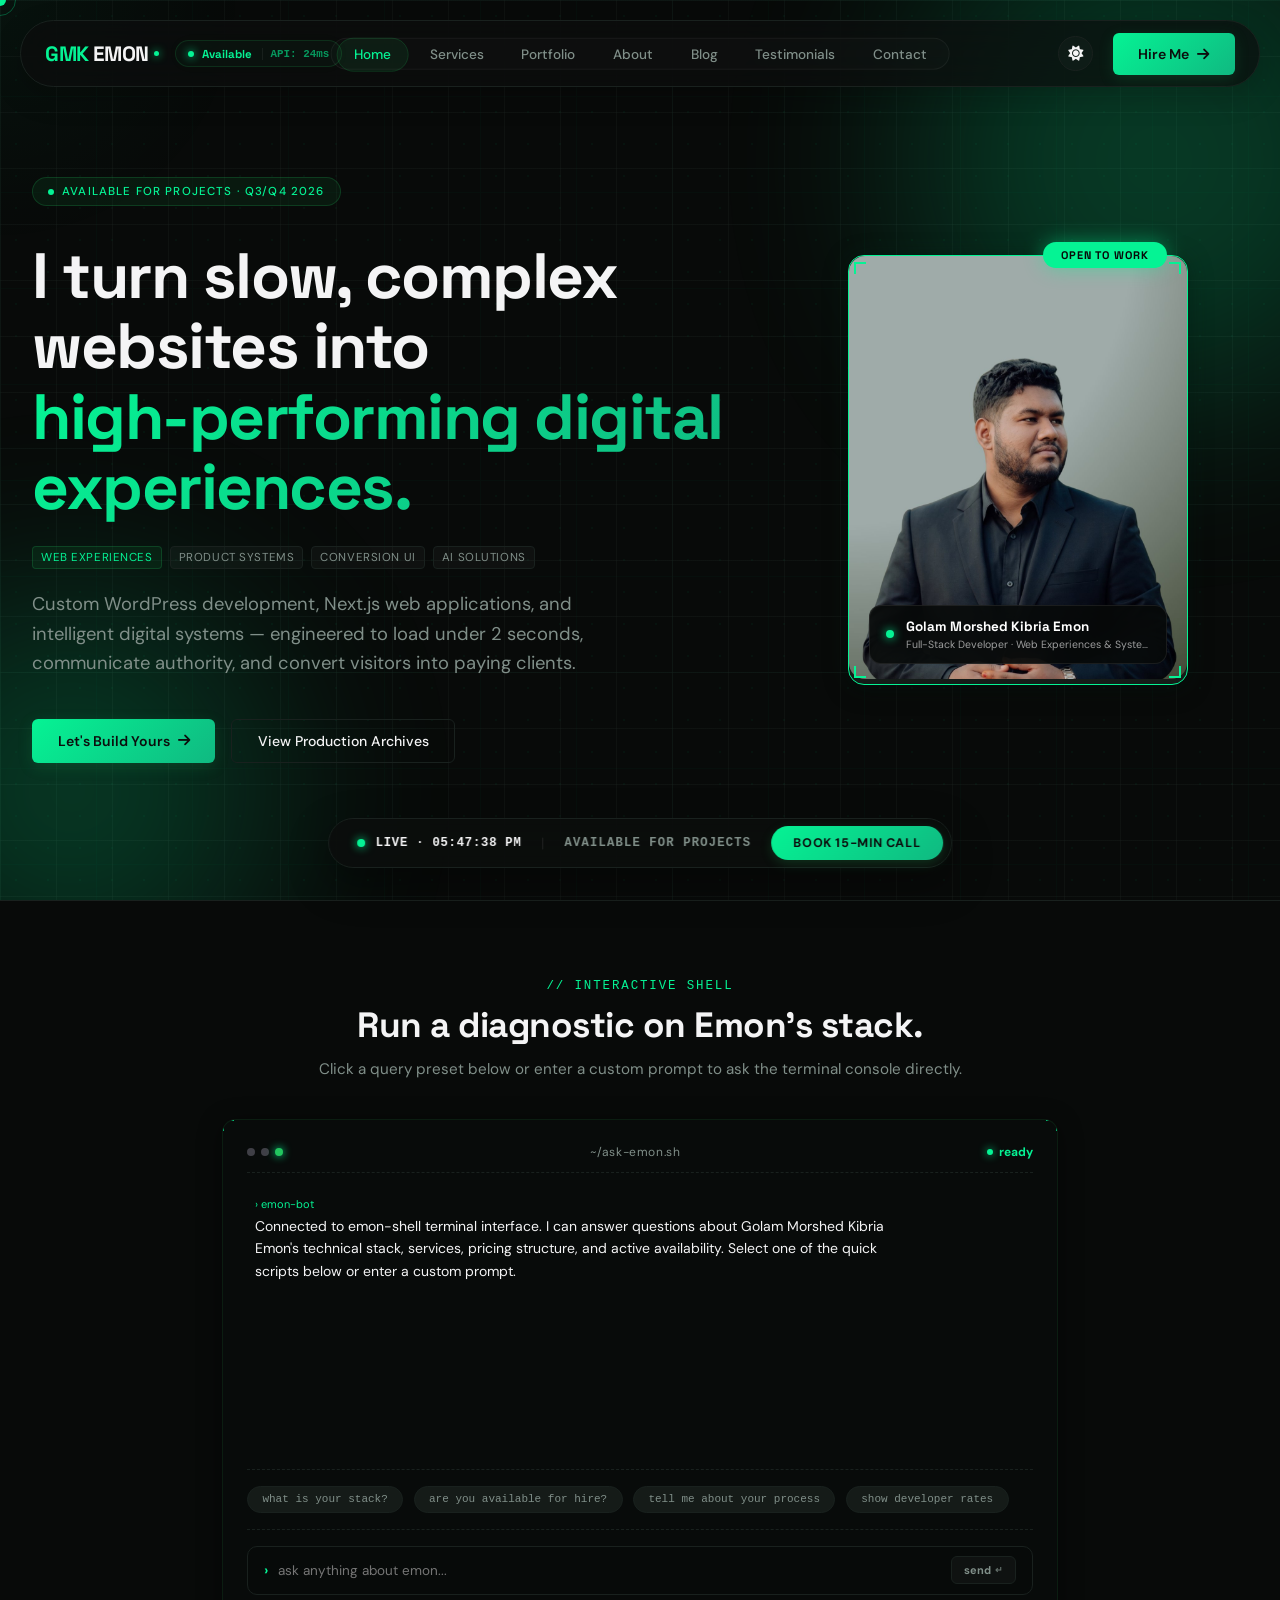
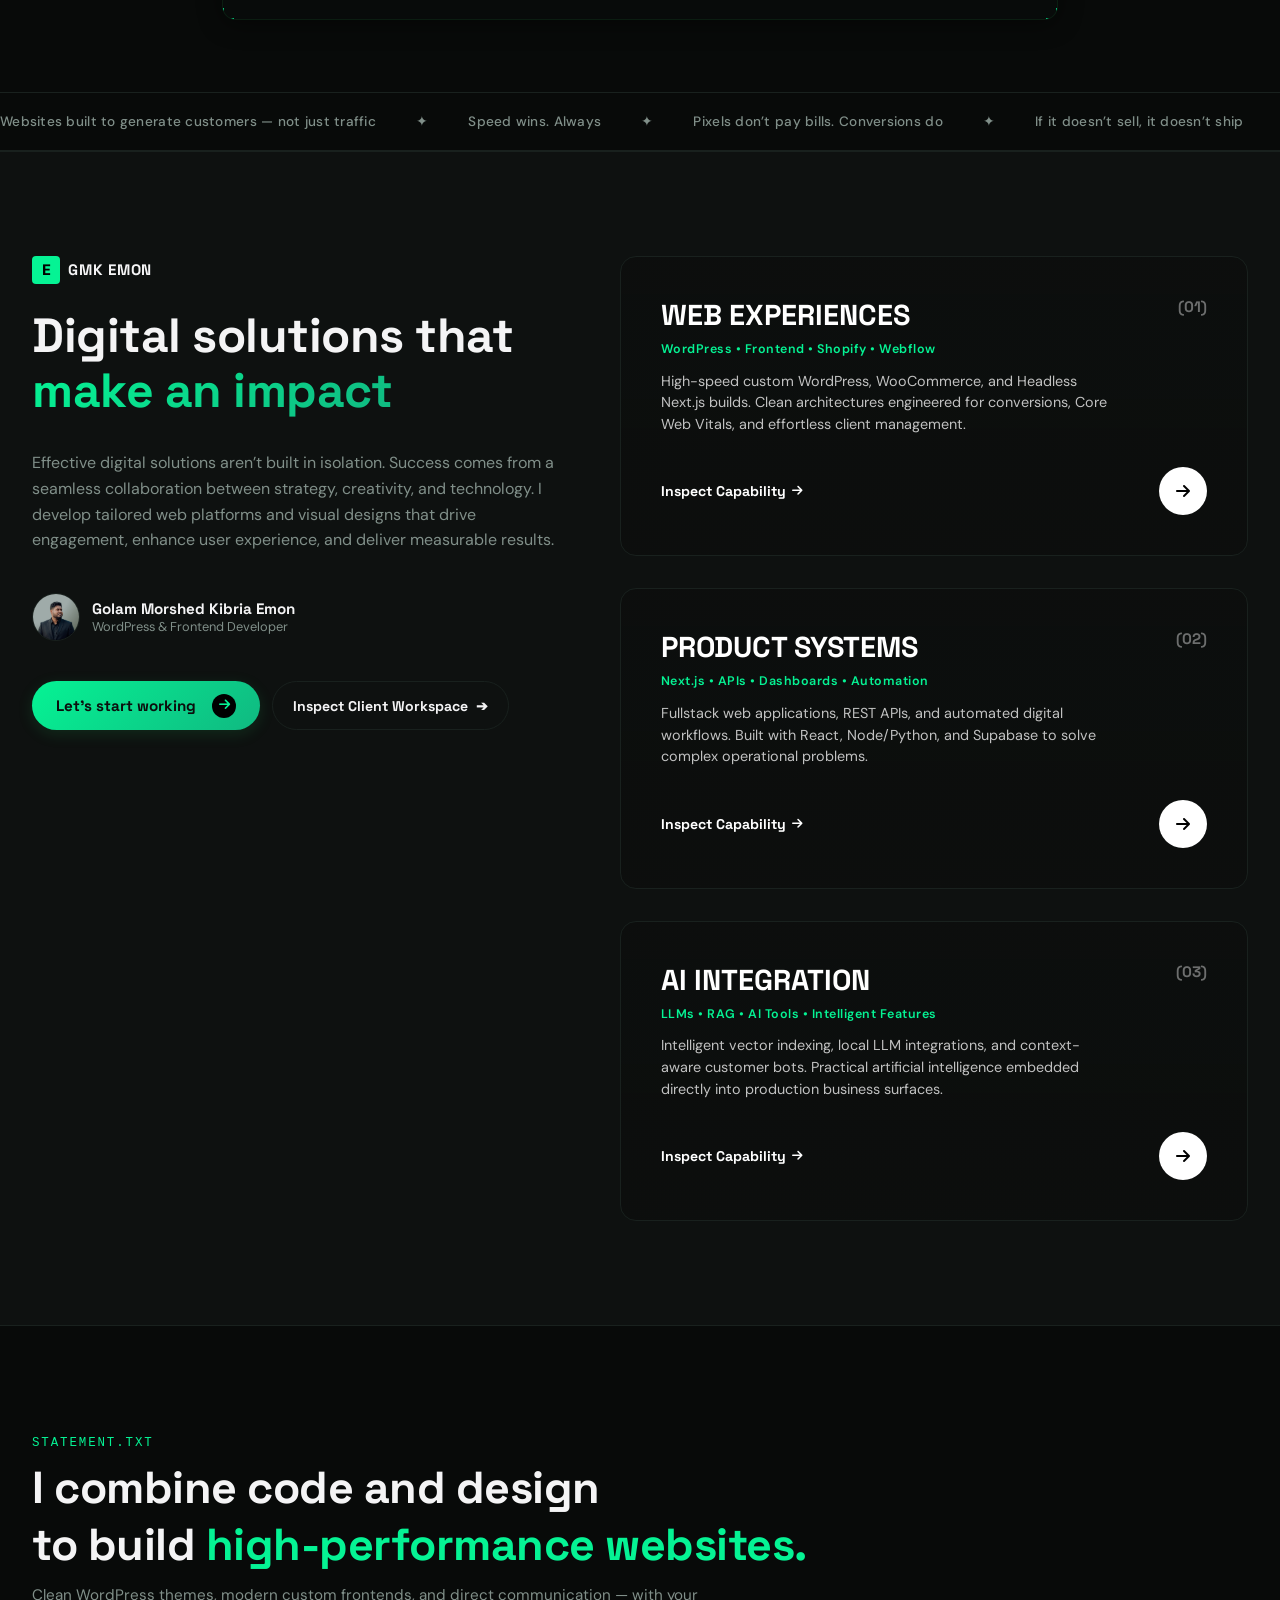
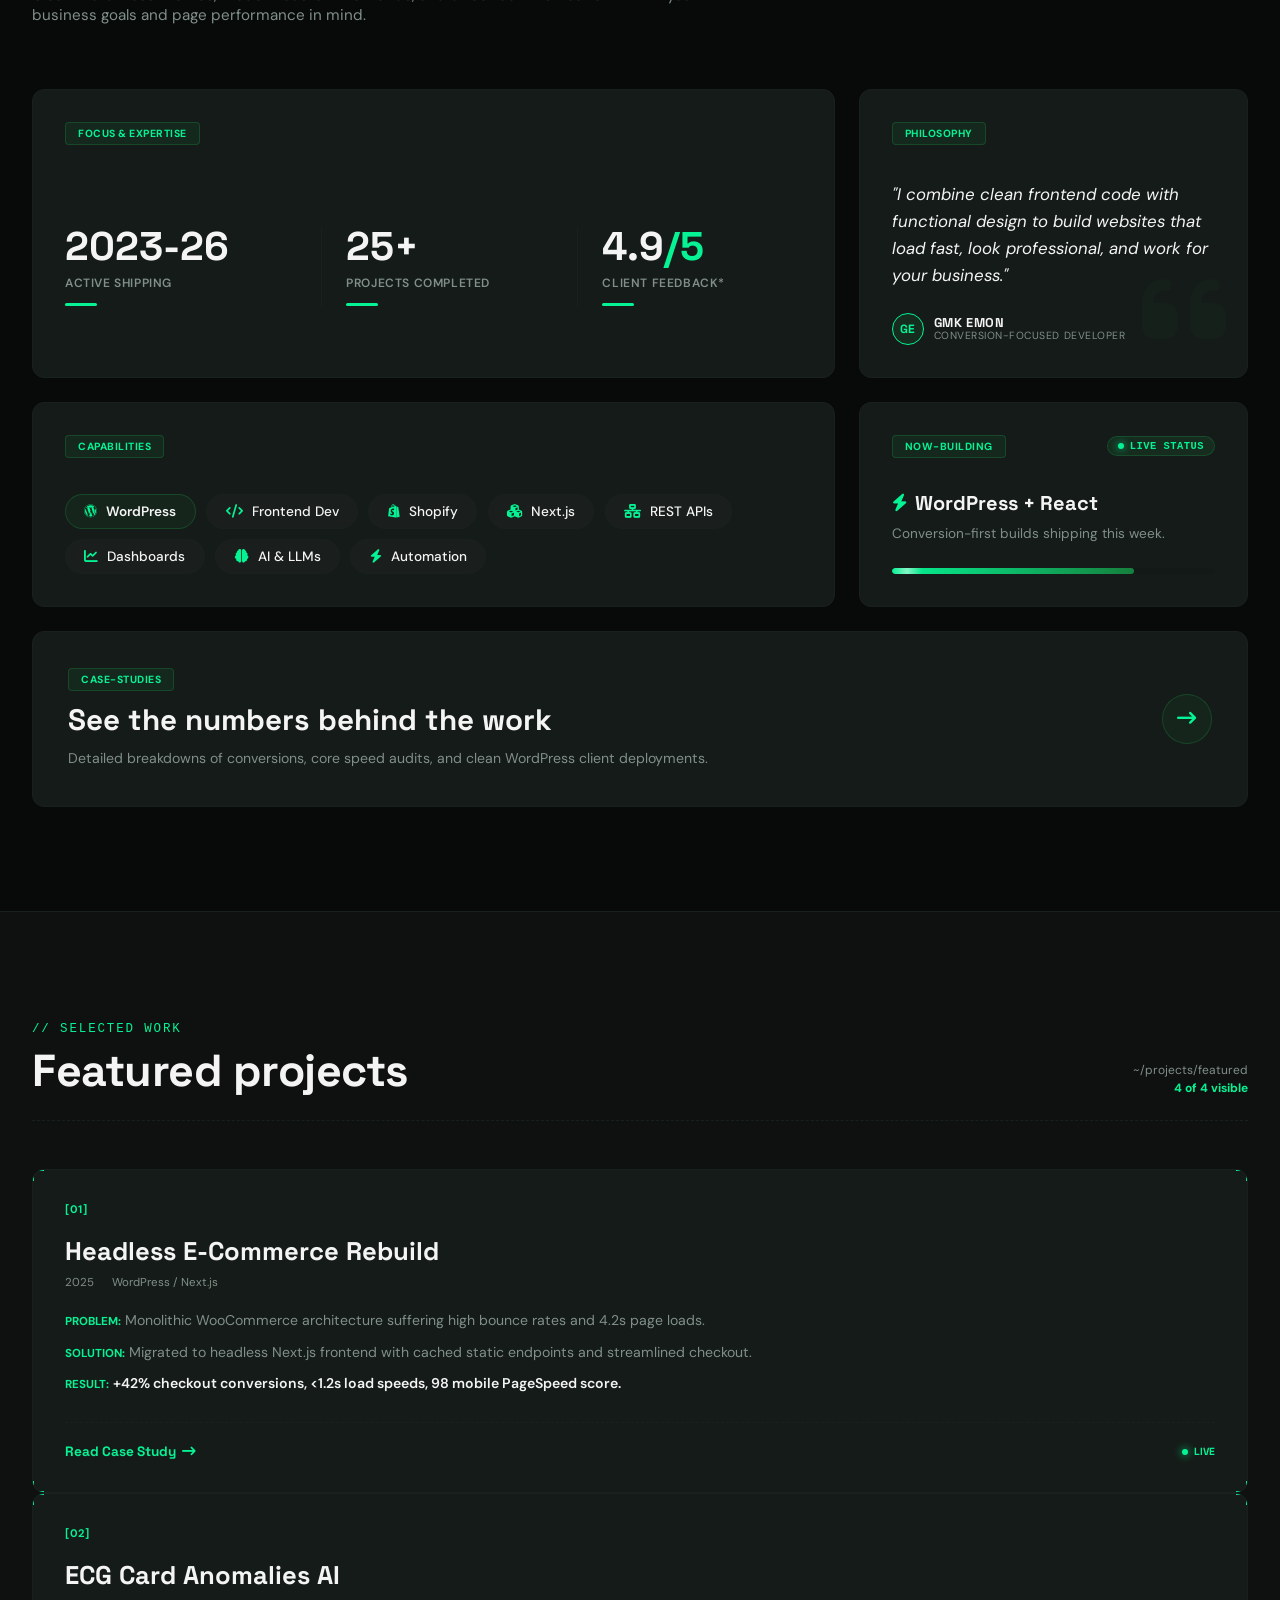
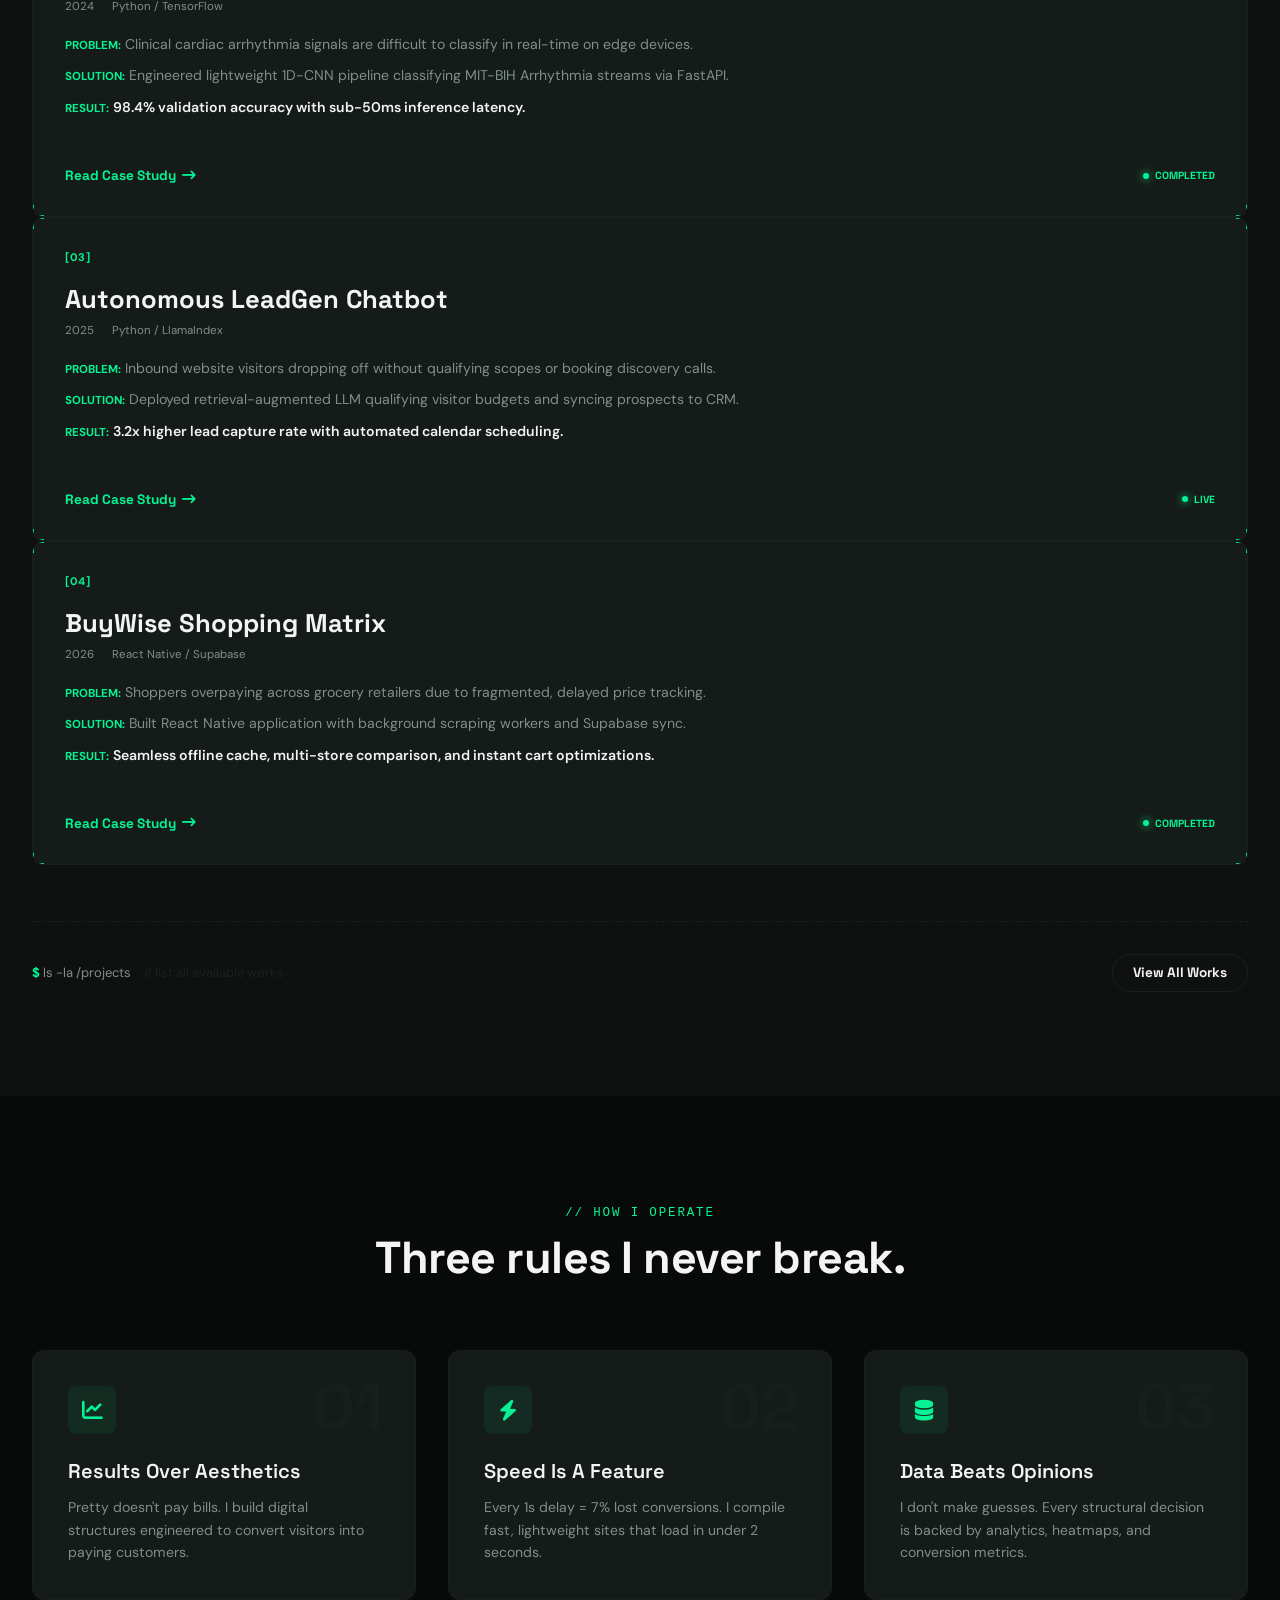
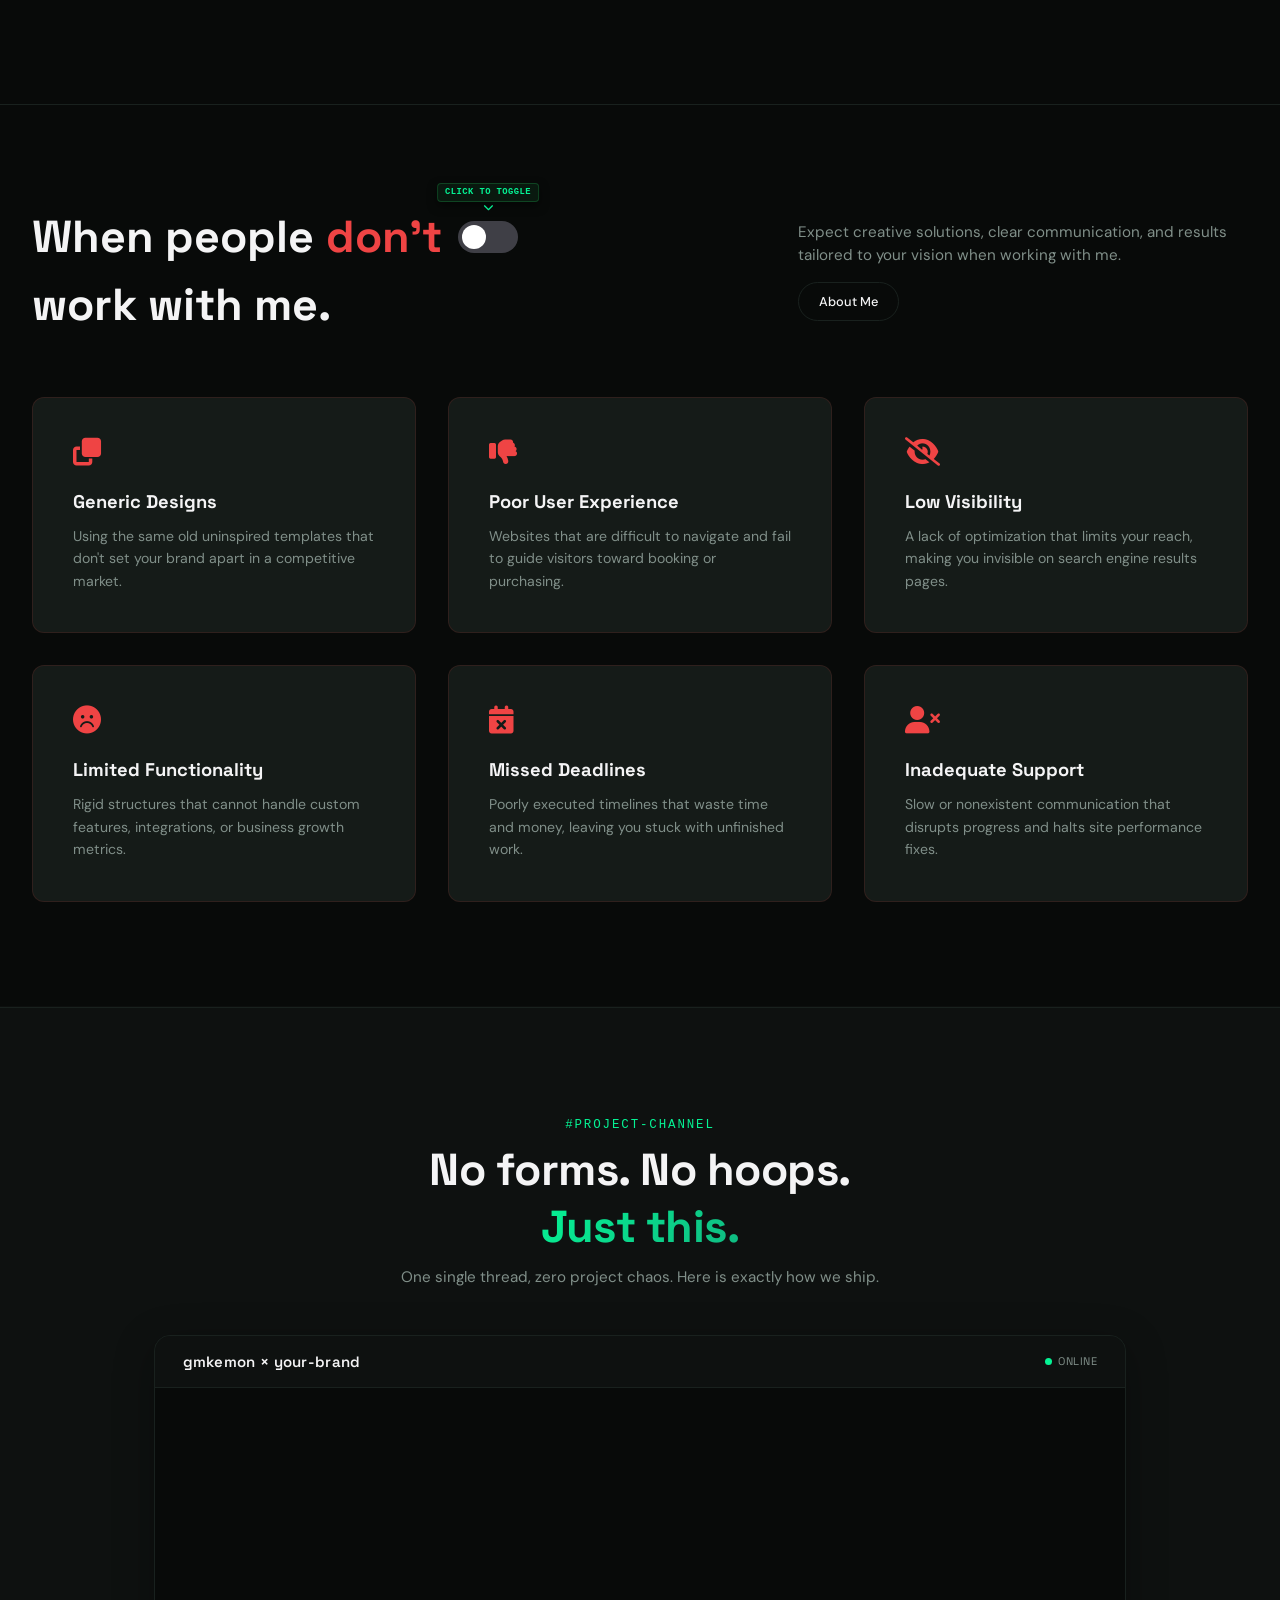
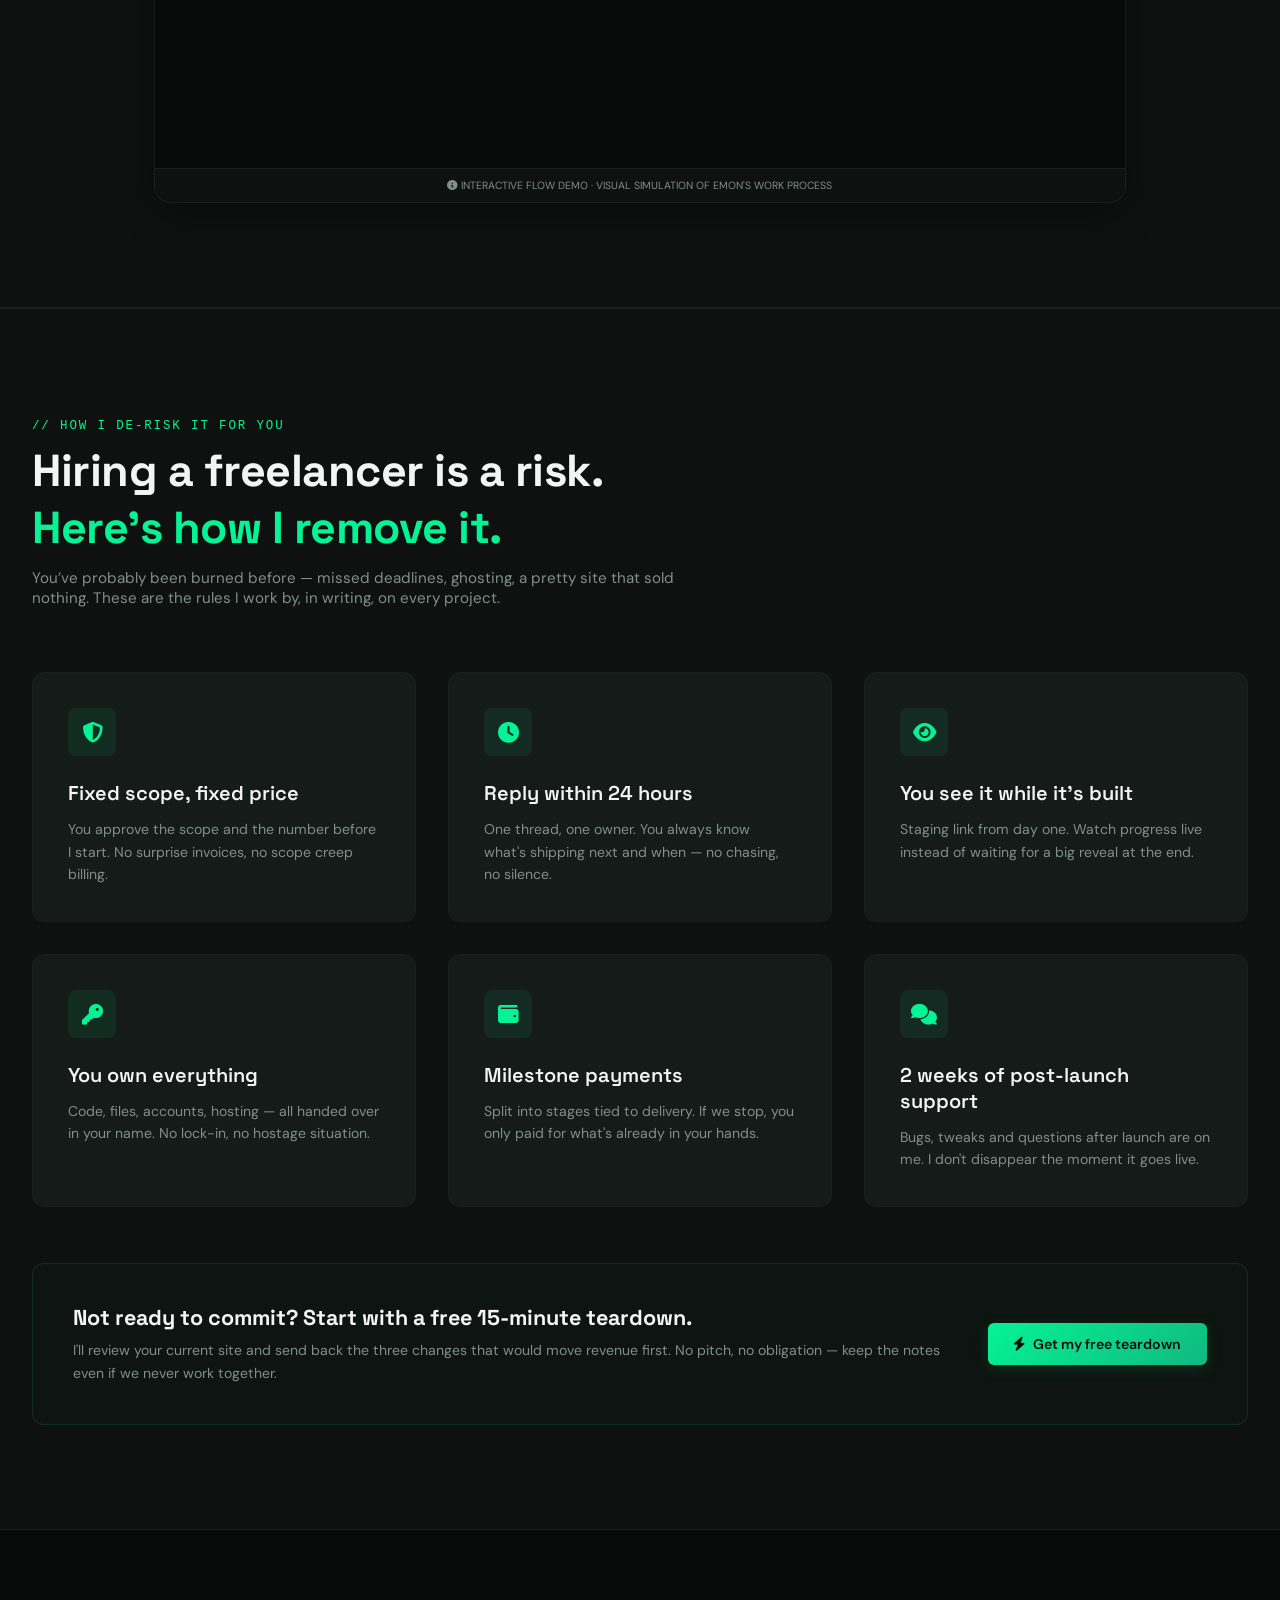
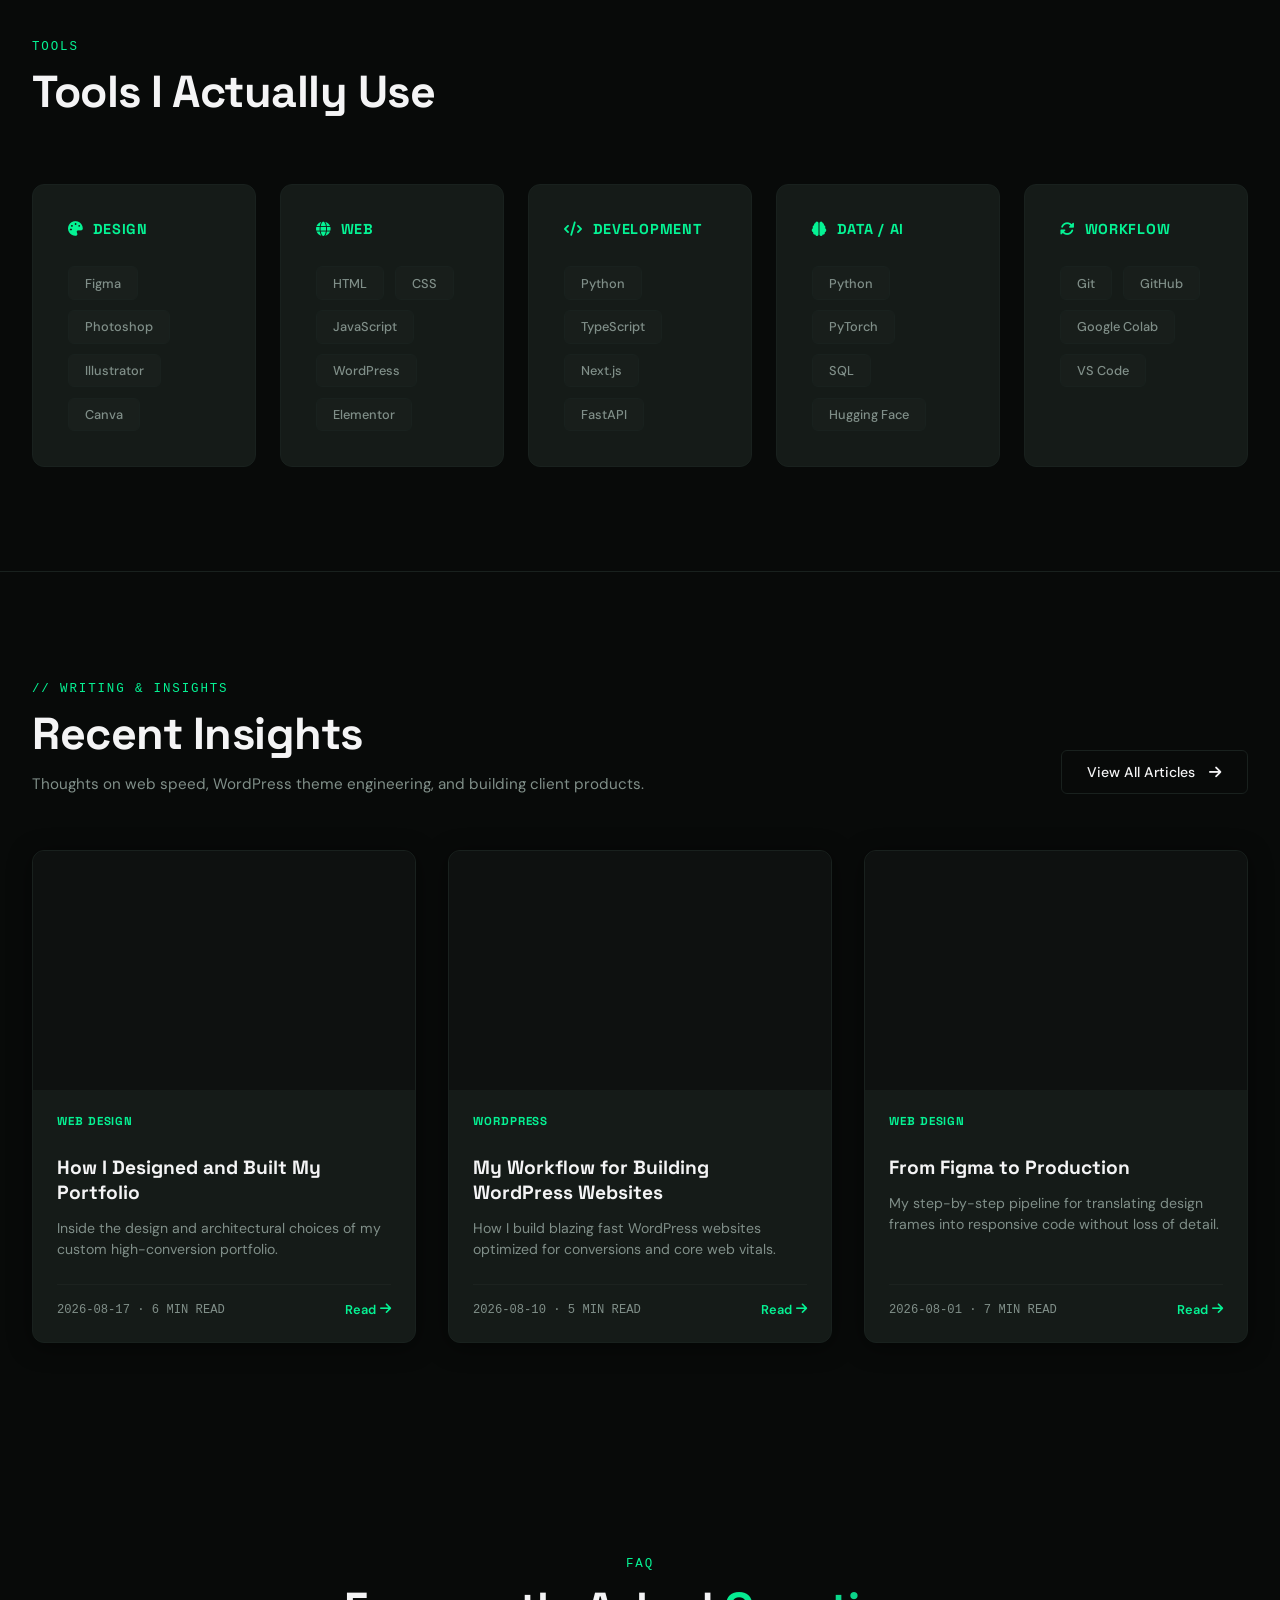
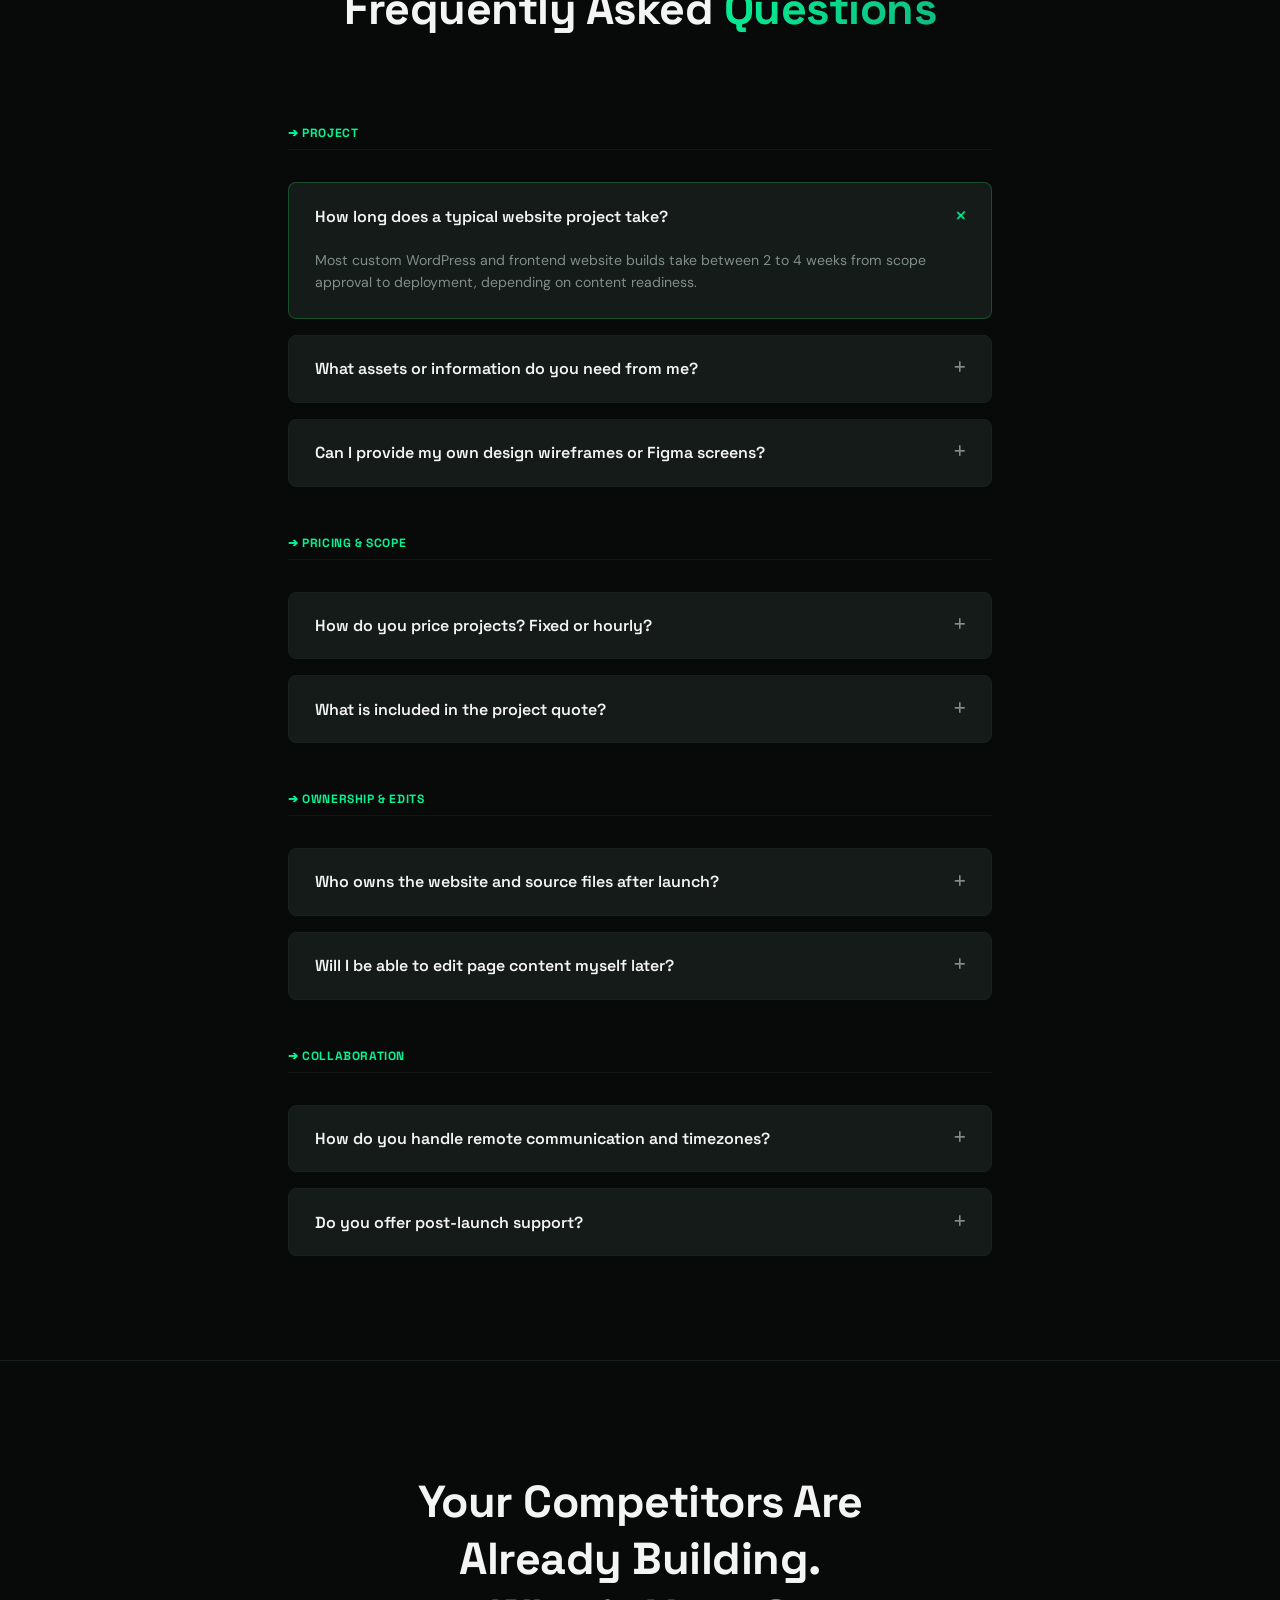
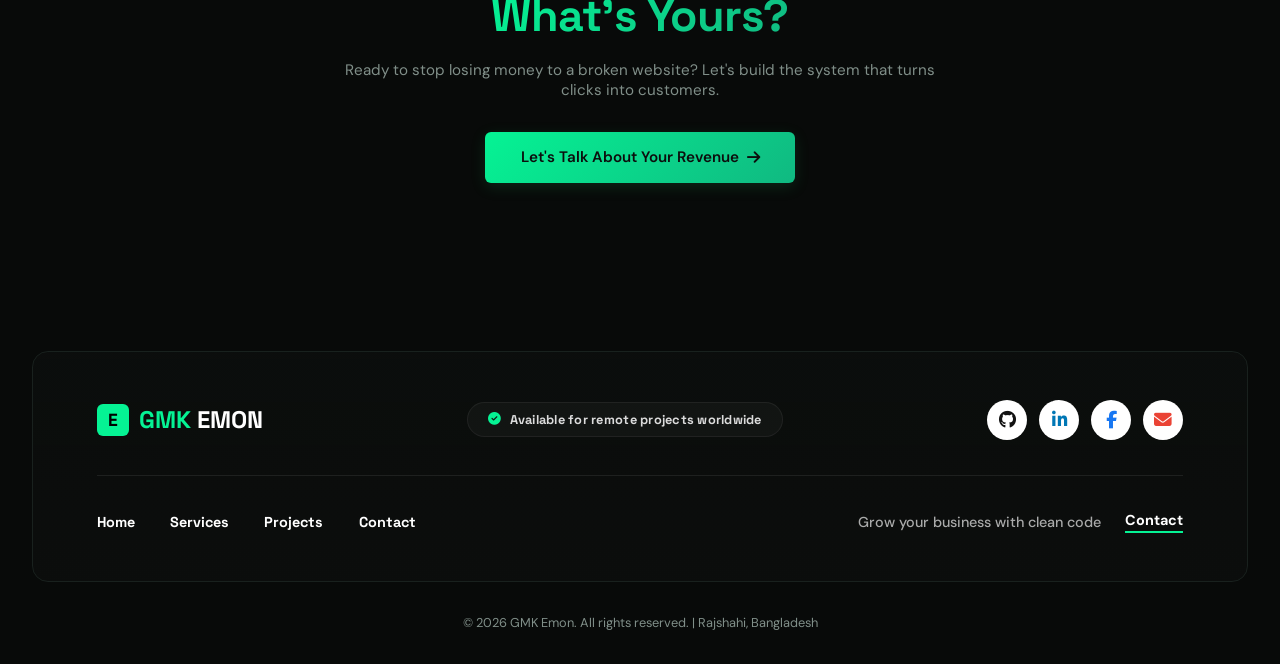
<file: files/index.html>
<!DOCTYPE html>
<html lang="en">
<head>
  <meta charset="UTF-8">
  <meta name="viewport" content="width=device-width, initial-scale=1.0, maximum-scale=1, user-scalable=no">
  <title>GMK Emon — Conversion Engineering & Growth Partner</title>
  <meta name="description" content="I don't ship pretty pages. I ship revenue systems. WordPress, frontend, and conversion design built for results.">
  <link rel="canonical" href="https://gmkemon.com">

  <!-- Open Graph / Facebook -->
  <meta property="og:type" content="website">
  <meta property="og:url" content="https://gmkemon.com/">
  <meta property="og:title" content="GMK Emon — Conversion Engineering & Growth Partner">
  <meta property="og:description" content="I don't ship pretty pages. I ship revenue systems. WordPress, frontend, and conversion design built for results.">
  <meta property="og:image" content="https://gmkemon.com/files/GMK_Emon_pic.png">

  <!-- Twitter -->
  <meta property="twitter:card" content="summary_large_image">
  <meta property="twitter:url" content="https://gmkemon.com/">
  <meta property="twitter:title" content="GMK Emon — Conversion Engineering & Growth Partner">
  <meta property="twitter:description" content="I don't ship pretty pages. I ship revenue systems. WordPress, frontend, and conversion design built for results.">
  <meta property="twitter:image" content="https://gmkemon.com/files/GMK_Emon_pic.png">

  <!-- JSON-LD Structured Data Schema -->
  <script type="application/ld+json">
  {
    "@context": "https://schema.org",
    "@type": "Person",
    "name": "Golam Morshed Kibria Emon",
    "alternateName": "GMK Emon",
    "url": "https://gmkemon.com",
    "image": "https://gmkemon.com/files/GMK_Emon_pic.png",
    "sameAs": [
      "https://github.com/GmkEmon007",
      "https://www.linkedin.com/in/gmkemon/",
      "https://www.facebook.com/gmk.emon"
    ],
    "jobTitle": "Conversion Engineer & Full-Stack Developer",
    "description": "WordPress, frontend, and conversion design built for revenue systems.",
    "knowsAbout": [
      "WordPress Development",
      "Frontend Engineering",
      "React",
      "Next.js",
      "Machine Learning",
      "Conversion Rate Optimization"
    ]
  }
  </script>

  <link rel="preconnect" href="https://fonts.googleapis.com">
  <link rel="preconnect" href="https://fonts.gstatic.com" crossorigin>
  <link href="https://fonts.googleapis.com/css2?family=Space+Grotesk:wght@400;500;600;700&family=DM+Sans:wght@400;500;600;700&display=swap" rel="stylesheet">
  <link rel="stylesheet" href="https://cdnjs.cloudflare.com/ajax/libs/font-awesome/6.4.0/css/all.min.css">
  <link rel="stylesheet" href="style.css">
</head>
<body>

  <!-- Tech Grid Background Lines -->
  <div class="grid-lines-bg"></div>

  <!-- Preloader Welcome Screen -->
  <div id="preloader">
    <div class="preloader-content">
      <div class="preloader-logo">GMK Emon</div>
      <div class="preloader-text">Welcome to GMK Emon's Space</div>
      <div class="preloader-bar">
        <div class="preloader-progress"></div>
      </div>
    </div>
  </div>

  <!-- Custom Mouse Cursor Elements -->
  <div id="cursor"></div>
  <div id="cursor-trail"></div>
  <div id="mouse-glow"></div>

  <!-- Navigation Bar -->
  <nav class="nav-bar">
    <div class="container nav-container">
      <div style="display: flex; align-items: center; gap: 1rem;">
        <a href="#home" class="nav-logo" style="margin-right: 0;">
          <span class="logo-accent">GMK</span> EMON <span class="logo-dot"></span>
        </a>
        <div class="availability-badge">
          <span class="status-dot pulsing"></span>
          <span class="status-text">Available</span>
          <span class="status-ping" id="api-ping-badge">API: 24ms</span>
        </div>
      </div>
      <ul class="nav-links">
        <li><a href="#home" class="nav-link active">Home</a></li>
        <li><a href="#services" class="nav-link">Services</a></li>
        <li><a href="#portfolio" class="nav-link">Portfolio</a></li>
        <li><a href="#about" class="nav-link">About</a></li>
        <li><a href="#blog" class="nav-link">Blog</a></li>
        <li><a href="#testimonials" class="nav-link">Testimonials</a></li>
        <li><a href="#contact" class="nav-link">Contact</a></li>
      </ul>
      <div class="nav-right-group">
        <div class="nav-actions">
          <button id="theme-toggle" class="theme-toggle-btn" aria-label="Toggle theme">
            <i class="fa-solid fa-sun"></i>
          </button>
          <a href="#contact" class="btn-primary nav-cta">Hire Me <i class="fa-solid fa-arrow-right"></i></a>
        </div>
        <button class="mobile-menu-toggle" aria-label="Toggle menu">
          <i class="fa-solid fa-bars"></i>
        </button>
      </div>
    </div>
  </nav>

  <!-- Mobile Overlay Links -->
  <div class="mobile-menu-overlay">
    <div class="mobile-menu-links">
      <a href="#home" class="mobile-link">Home</a>
      <a href="#services" class="mobile-link">Services</a>
      <a href="#portfolio" class="mobile-link">Portfolio</a>
      <a href="#about" class="mobile-link">About</a>
      <a href="#blog" class="mobile-link">Blog</a>
      <a href="#testimonials" class="mobile-link">Testimonials</a>
      <a href="#contact" class="mobile-link">Contact</a>
      <a href="#contact" class="btn-primary mobile-cta">Hire Me <i class="fa-solid fa-arrow-right"></i></a>
    </div>
  </div>

  <!-- Main Multi-View SPA Containers -->
  <main class="page-container">

    <!-- PAGE 1: HOME -->
    <div id="page-home" class="page-view active">
      
      <!-- Hero -->
      <section class="hero-section">
        <div class="blueprint-grid"></div>
        <div class="glow-orb glow-orb-1"></div>
        <div class="glow-orb glow-orb-2"></div>
        <div class="container hero-container">
          <div class="hero-content">
            <div class="status-badge fade-up d1">
              <span class="status-dot"></span>
              <span>Available for projects · Q3/Q4 2026</span>
            </div>
            <h1 class="hero-title fade-up d2">
              I turn slow, complex websites into <span class="text-gradient">high-performing digital experiences.</span>
            </h1>
            <div class="fade-up d2" style="display: flex; flex-wrap: wrap; gap: 8px; margin: 1.1rem 0 1.3rem 0; font-family: var(--font-mono); font-size: 0.72rem; letter-spacing: 0.05em; text-transform: uppercase;">
              <span style="color: var(--primary); background: rgba(34, 197, 94, 0.08); border: 1px solid rgba(34, 197, 94, 0.2); padding: 3px 8px; border-radius: 4px;">Web Experiences</span>
              <span style="color: var(--muted-foreground); background: rgba(255, 255, 255, 0.03); border: 1px solid var(--border); padding: 3px 8px; border-radius: 4px;">Product Systems</span>
              <span style="color: var(--muted-foreground); background: rgba(255, 255, 255, 0.03); border: 1px solid var(--border); padding: 3px 8px; border-radius: 4px;">Conversion UI</span>
              <span style="color: var(--muted-foreground); background: rgba(255, 255, 255, 0.03); border: 1px solid var(--border); padding: 3px 8px; border-radius: 4px;">AI Solutions</span>
            </div>
            <p class="hero-subtitle fade-up d3">
              Custom WordPress development, Next.js web applications, and intelligent digital systems &mdash; engineered to load under 2 seconds, communicate authority, and convert visitors into paying clients.
            </p>
            <div class="hero-actions fade-up d4">
              <a href="#contact" class="btn-primary">Let's Build Yours <i class="fa-solid fa-arrow-right"></i></a>
              <a href="#portfolio" class="btn-outline">View Production Archives</a>
            </div>
          </div>
          <div class="hero-visual fade-up d3">
            <div class="portrait-card">
              <div class="corner-border tl"></div>
              <div class="corner-border tr"></div>
              <div class="corner-border bl"></div>
              <div class="corner-border br"></div>
              
              <!-- Open to Work Badge -->
              <div class="portrait-open-badge">OPEN TO WORK</div>
              
              <img src="GMK_Emon_pic.png" alt="Golam Morshed Kibria Emon">
              
              <!-- Bottom Nameplate -->
              <div class="portrait-nameplate">
                <span class="nameplate-dot"></span>
                <div class="nameplate-info">
                  <h4 class="nameplate-title">Golam Morshed Kibria Emon</h4>
                  <p class="nameplate-sub">Full-Stack Developer · Web Experiences &amp; Systems</p>
                </div>
              </div>
            </div>
          </div>
        </div>
      </section>

      <!-- Interactive Terminal Ask Me Console -->
      <section class="section-padding border-t" style="background: var(--bg0); padding: 4.5rem 0;" id="home-ask-me">
        <div class="container" style="max-width: 900px;">
          <!-- Section Header -->
          <div class="section-header text-center" style="margin-bottom: 2.5rem;">
            <span class="section-tag">// INTERACTIVE SHELL</span>
            <h2 class="section-heading" style="font-size: 2.2rem;">Run a diagnostic on Emon's stack.</h2>
            <p class="section-subtext">Click a query preset below or enter a custom prompt to ask the terminal console directly.</p>
          </div>

          <!-- Terminal Chat Console Widget -->
          <div class="card-outline" style="position: relative; overflow: hidden; background: rgba(12, 14, 13, 0.4); border-color: rgba(34, 197, 94, 0.1); border-radius: 14px; padding: 1.5rem; display: flex; flex-direction: column; min-height: 480px; box-shadow: var(--shadow-card); text-align: left;">
            <!-- Corner brackets decoration -->
            <div class="corner-border tl" style="top: -1px; left: -1px;"></div>
            <div class="corner-border tr" style="top: -1px; right: -1px;"></div>
            <div class="corner-border bl" style="bottom: -1px; left: -1px;"></div>
            <div class="corner-border br" style="bottom: -1px; right: -1px;"></div>

            <!-- Terminal Window Topbar -->
            <div style="display: flex; align-items: center; justify-content: space-between; font-family: var(--font-mono); font-size: 12px; color: var(--muted-foreground); border-bottom: 1px dashed var(--border); padding-bottom: 0.75rem; margin-bottom: 1rem; user-select: none;">
              <div style="display: flex; gap: 6px;">
                <span style="width: 8px; height: 8px; background: #3f3f46; border-radius: 50%;"></span>
                <span style="width: 8px; height: 8px; background: #3f3f46; border-radius: 50%;"></span>
                <span style="width: 8px; height: 8px; background: #22c55e; border-radius: 50%; box-shadow: 0 0 8px var(--primary);"></span>
              </div>
              <span style="letter-spacing: 0.05em; color: var(--muted-foreground);">~/ask-emon.sh</span>
              <div style="display: flex; align-items: center; gap: 6px; color: var(--primary); font-weight: bold;">
                <span class="shimmer-dot" style="width: 6px; height: 6px; border-radius: 50%; background: var(--primary); display: inline-block; box-shadow: 0 0 8px var(--primary); animation: pulse-glow 1.5s ease-in-out infinite;"></span>
                ready
              </div>
            </div>

            <!-- Terminal Text Output Stream -->
            <div id="terminal-stream-log" style="flex: 1; overflow-y: auto; min-height: 280px; max-height: 320px; padding: 0.5rem; display: flex; flex-direction: column; scrollbar-width: thin; scroll-behavior: smooth;">
              <!-- Initial Welcome Message from Emon-bot -->
              <div style="align-self: flex-start; text-align: left; max-width: 85%; margin-bottom: 1.5rem;">
                <div style="font-family: var(--font-mono); font-size: 11px; color: var(--primary); margin-bottom: 4px;">› emon-bot</div>
                <div style="color: var(--foreground); font-size: 14px; line-height: 1.6;">
                  Connected to emon-shell terminal interface. I can answer questions about Golam Morshed Kibria Emon's technical stack, services, pricing structure, and active availability. 
                  Select one of the quick scripts below or enter a custom prompt.
                </div>
              </div>
            </div>

            <!-- Preset Action Suggestion Buttons -->
            <div style="display: flex; flex-wrap: wrap; gap: 0.65rem; padding: 1rem 0; border-top: 1px dashed var(--border); border-bottom: 1px dashed var(--border); margin-bottom: 1rem;">
              <button type="button" class="terminal-query-btn" data-query="what is your stack?">what is your stack?</button>
              <button type="button" class="terminal-query-btn" data-query="are you available for hire?">are you available for hire?</button>
              <button type="button" class="terminal-query-btn" data-query="tell me about your process">tell me about your process</button>
              <button type="button" class="terminal-query-btn" data-query="show developer rates">show developer rates</button>
            </div>

            <!-- Input Shell Command Line -->
            <form id="terminal-query-form" style="margin: 0; display: flex; align-items: center; gap: 10px; background: rgba(0,0,0,0.12); border: 1px solid var(--border); padding: 0.6rem 1rem; border-radius: 10px; transition: border-color 0.2s;" onfocuswithin="this.style.borderColor='var(--primary)'" onfocusout="this.style.borderColor='var(--border)'">
              <span style="font-family: var(--font-mono); font-size: 14px; color: var(--primary); font-weight: bold; user-select: none;">›</span>
              <input type="text" id="terminal-query-input" placeholder="ask anything about emon..." style="flex: 1; border: none; background: transparent; outline: none; font-family: var(--font-mono); font-size: 13.5px; color: var(--foreground); height: 24px;" autocomplete="off">
              <button type="submit" style="background: rgba(255, 255, 255, 0.03); border: 1px solid var(--border); border-radius: 6px; padding: 6px 12px; color: var(--muted-foreground); font-family: var(--font-mono); font-size: 11px; cursor: pointer; display: flex; align-items: center; gap: 4px; transition: all 0.2s; font-weight: bold;">
                <span>send</span> <span style="font-size: 9px; opacity: 0.75;">↵</span>
              </button>
            </form>
          </div>
        </div>
      </section>

      <!-- Marquee Ticker Strip -->
      <div class="marquee-ticker border-y">
        <div class="marquee-track">
          <div class="marquee-content">
            <span>Websites built to generate customers — not just traffic</span> <span class="text-primary ticker-dot">✦</span>
            <span>Speed wins. Always</span> <span class="text-primary ticker-dot">✦</span>
            <span>Pixels don’t pay bills. Conversions do</span> <span class="text-primary ticker-dot">✦</span>
            <span>If it doesn’t sell, it doesn’t ship</span> <span class="text-primary ticker-dot">✦</span>
            <span>Built for ROI, not for awards</span> <span class="text-primary ticker-dot">✦</span>
            <span>WordPress that actually performs</span> <span class="text-primary ticker-dot">✦</span>
            <span>Design is a sales tool, not decoration</span> <span class="text-primary ticker-dot">✦</span>
          </div>
          <!-- Duplicate content for infinite scroll loop -->
          <div class="marquee-content" aria-hidden="true">
            <span>Websites built to generate customers — not just traffic</span> <span class="text-primary ticker-dot">✦</span>
            <span>Speed wins. Always</span> <span class="text-primary ticker-dot">✦</span>
            <span>Pixels don’t pay bills. Conversions do</span> <span class="text-primary ticker-dot">✦</span>
            <span>If it doesn’t sell, it doesn’t ship</span> <span class="text-primary ticker-dot">✦</span>
            <span>Built for ROI, not for awards</span> <span class="text-primary ticker-dot">✦</span>
            <span>WordPress that actually performs</span> <span class="text-primary ticker-dot">✦</span>
            <span>Design is a sales tool, not decoration</span> <span class="text-primary ticker-dot">✦</span>
          </div>
        </div>
      </div>

      
      

      <!-- Services Split Preview Section -->
      <section class="section-padding border-t" style="background: var(--bg1);">
        <div class="container">
          <div class="services-split-layout" style="display: grid; grid-template-columns: 1fr 1.2fr; gap: 4rem; align-items: start;">
            <!-- Left Column: Branding and Intro -->
            <div class="services-split-left" style="position: sticky; top: 120px;">
              <div style="display: flex; align-items: center; gap: 8px; margin-bottom: 1.5rem;">
                <span style="display: inline-flex; align-items: center; justify-content: center; width: 28px; height: 28px; background: var(--primary); color: #000; font-weight: 900; font-size: 0.95rem; border-radius: 4px;">E</span>
                <span style="font-family: var(--font-heading); font-size: 0.95rem; font-weight: 700; color: var(--foreground); letter-spacing: 0.05em; text-transform: uppercase;">GMK EMON</span>
              </div>
              <h2 class="section-heading" style="font-size: 3rem; line-height: 1.15; margin-bottom: 2rem; text-align: left;">Digital solutions that <span class="text-gradient">make an impact</span></h2>
              <p class="section-subtext" style="text-align: left; max-width: 100%; margin-bottom: 2.5rem; font-size: 1rem; line-height: 1.6;">
                Effective digital solutions aren’t built in isolation. Success comes from a seamless collaboration between strategy, creativity, and technology. I develop tailored web platforms and visual designs that drive engagement, enhance user experience, and deliver measurable results.
              </p>
              
              <div style="display: flex; align-items: center; gap: 12px; margin-bottom: 2.5rem; text-align: left;">
                <img src="GMK_Emon_pic.png" alt="Golam Morshed Kibria Emon" style="width: 48px; height: 48px; border-radius: 50%; object-fit: cover; border: 1px solid var(--border);">
                <div>
                  <h4 style="font-family: var(--font-heading); font-size: 0.95rem; font-weight: 700; color: var(--foreground); margin: 0;">Golam Morshed Kibria Emon</h4>
                  <p style="font-size: 0.8rem; color: var(--muted-foreground); margin: 0;">WordPress &amp; Frontend Developer</p>
                </div>
              </div>
              
              <div style="display: flex; gap: 0.75rem; flex-wrap: wrap; margin-bottom: 1rem;">
                <a href="#contact" class="btn-primary" style="display: inline-flex; align-items: center; justify-content: space-between; padding: 0.8rem 1.5rem; border-radius: 50px; text-decoration: none; font-family: var(--font-heading); font-weight: 700; font-size: 0.95rem; width: fit-content; gap: 1rem;">
                  <span>Let's start working</span>
                  <span style="display: inline-flex; align-items: center; justify-content: center; width: 24px; height: 24px; background: #000; color: var(--primary); border-radius: 50%; font-size: 0.8rem;"><i class="fa-solid fa-arrow-right"></i></span>
                </a>
                <a href="#client-portal" class="btn-outline" style="display: inline-flex; align-items: center; padding: 0.8rem 1.25rem; border-radius: 50px; text-decoration: none; font-family: var(--font-heading); font-weight: 700; font-size: 0.88rem; gap: 0.5rem;">
                  <span>Inspect Client Workspace</span> ➔
                </a>
              </div>
            </div>
            
            <!-- Right Column: Vertical Service Cards -->
            <div class="services-split-right" style="display: flex; flex-direction: column; gap: 2rem;">
              <!-- Card 1: Web Experiences -->
              <div class="service-image-card" style="background-image: linear-gradient(rgba(12, 14, 13, 0.78), rgba(12, 14, 13, 0.86)), url('https://images.unsplash.com/photo-1507238691740-187a5b1d37b8?auto=format&fit=crop&w=800&q=80'); border-radius: 16px; border: 1px solid var(--border); overflow: hidden; min-height: 260px; padding: 2.5rem; display: flex; flex-direction: column; justify-content: space-between;">
                <div>
                  <div style="display: flex; justify-content: space-between; align-items: flex-start; margin-bottom: 0.5rem;">
                    <h3 style="font-family: var(--font-heading); font-size: 1.8rem; font-weight: 700; color: #ffffff; margin: 0; text-align: left;">WEB EXPERIENCES</h3>
                    <span style="font-family: var(--font-heading); font-size: 0.95rem; font-weight: 700; color: rgba(255, 255, 255, 0.4);">(01)</span>
                  </div>
                  <div style="font-family: var(--font-mono); font-size: 0.78rem; color: var(--primary); font-weight: 600; margin-bottom: 0.85rem; letter-spacing: 0.04em;">
                    WordPress • Frontend • Shopify • Webflow
                  </div>
                  <p style="font-size: 0.9rem; color: rgba(255, 255, 255, 0.75); line-height: 1.5; max-width: 450px; margin: 0; text-align: left;">
                    High-speed custom WordPress, WooCommerce, and Headless Next.js builds. Clean architectures engineered for conversions, Core Web Vitals, and effortless client management.
                  </p>
                </div>
                <div style="display: flex; justify-content: space-between; align-items: center; margin-top: 2rem;">
                  <a href="#service/wordpress" class="service-card-link" style="color: #ffffff; text-decoration: none; font-size: 0.88rem; font-weight: 700; display: inline-flex; align-items: center; gap: 6px; font-family: var(--font-heading);">
                    Inspect Capability <i class="fa-solid fa-arrow-right" style="font-size: 0.75rem;"></i>
                  </a>
                  <a href="#service/wordpress" style="width: 48px; height: 48px; border-radius: 50%; background: #ffffff; color: #000000; display: inline-flex; align-items: center; justify-content: center; font-size: 1rem; transition: transform 0.2s;" class="service-arrow-btn">
                    <i class="fa-solid fa-arrow-right"></i>
                  </a>
                </div>
              </div>

              <!-- Card 2: Product Systems -->
              <div class="service-image-card" style="background-image: linear-gradient(rgba(12, 14, 13, 0.78), rgba(12, 14, 13, 0.86)), url('https://images.unsplash.com/photo-1512486130939-2c4f79935e4f?auto=format&fit=crop&w=800&q=80'); border-radius: 16px; border: 1px solid var(--border); overflow: hidden; min-height: 260px; padding: 2.5rem; display: flex; flex-direction: column; justify-content: space-between;">
                <div>
                  <div style="display: flex; justify-content: space-between; align-items: flex-start; margin-bottom: 0.5rem;">
                    <h3 style="font-family: var(--font-heading); font-size: 1.8rem; font-weight: 700; color: #ffffff; margin: 0; text-align: left;">PRODUCT SYSTEMS</h3>
                    <span style="font-family: var(--font-heading); font-size: 0.95rem; font-weight: 700; color: rgba(255, 255, 255, 0.4);">(02)</span>
                  </div>
                  <div style="font-family: var(--font-mono); font-size: 0.78rem; color: var(--primary); font-weight: 600; margin-bottom: 0.85rem; letter-spacing: 0.04em;">
                    Next.js • APIs • Dashboards • Automation
                  </div>
                  <p style="font-size: 0.9rem; color: rgba(255, 255, 255, 0.75); line-height: 1.5; max-width: 450px; margin: 0; text-align: left;">
                    Fullstack web applications, REST APIs, and automated digital workflows. Built with React, Node/Python, and Supabase to solve complex operational problems.
                  </p>
                </div>
                <div style="display: flex; justify-content: space-between; align-items: center; margin-top: 2rem;">
                  <a href="#service-graphics" class="service-card-link" style="color: #ffffff; text-decoration: none; font-size: 0.88rem; font-weight: 700; display: inline-flex; align-items: center; gap: 6px; font-family: var(--font-heading);">
                    Inspect Capability <i class="fa-solid fa-arrow-right" style="font-size: 0.75rem;"></i>
                  </a>
                  <a href="#service-graphics" style="width: 48px; height: 48px; border-radius: 50%; background: #ffffff; color: #000000; display: inline-flex; align-items: center; justify-content: center; font-size: 1rem; transition: transform 0.2s;" class="service-arrow-btn">
                    <i class="fa-solid fa-arrow-right"></i>
                  </a>
                </div>
              </div>

              <!-- Card 3: AI Integration -->
              <div class="service-image-card" style="background-image: linear-gradient(rgba(12, 14, 13, 0.78), rgba(12, 14, 13, 0.86)), url('https://images.unsplash.com/photo-1451187580459-43490279c0fa?auto=format&fit=crop&w=800&q=80'); border-radius: 16px; border: 1px solid var(--border); overflow: hidden; min-height: 260px; padding: 2.5rem; display: flex; flex-direction: column; justify-content: space-between;">
                <div>
                  <div style="display: flex; justify-content: space-between; align-items: flex-start; margin-bottom: 0.5rem;">
                    <h3 style="font-family: var(--font-heading); font-size: 1.8rem; font-weight: 700; color: #ffffff; margin: 0; text-align: left;">AI INTEGRATION</h3>
                    <span style="font-family: var(--font-heading); font-size: 0.95rem; font-weight: 700; color: rgba(255, 255, 255, 0.4);">(03)</span>
                  </div>
                  <div style="font-family: var(--font-mono); font-size: 0.78rem; color: var(--primary); font-weight: 600; margin-bottom: 0.85rem; letter-spacing: 0.04em;">
                    LLMs • RAG • AI Tools • Intelligent Features
                  </div>
                  <p style="font-size: 0.9rem; color: rgba(255, 255, 255, 0.75); line-height: 1.5; max-width: 450px; margin: 0; text-align: left;">
                    Intelligent vector indexing, local LLM integrations, and context-aware customer bots. Practical artificial intelligence embedded directly into production business surfaces.
                  </p>
                </div>
                <div style="display: flex; justify-content: space-between; align-items: center; margin-top: 2rem;">
                  <a href="#service/ai-ml" class="service-card-link" style="color: #ffffff; text-decoration: none; font-size: 0.88rem; font-weight: 700; display: inline-flex; align-items: center; gap: 6px; font-family: var(--font-heading);">
                    Inspect Capability <i class="fa-solid fa-arrow-right" style="font-size: 0.75rem;"></i>
                  </a>
                  <a href="#service/ai-ml" style="width: 48px; height: 48px; border-radius: 50%; background: #ffffff; color: #000000; display: inline-flex; align-items: center; justify-content: center; font-size: 1rem; transition: transform 0.2s;" class="service-arrow-btn">
                    <i class="fa-solid fa-arrow-right"></i>
                  </a>
                </div>
              </div>
            </div>
          </div>
        </div>
      </section>

      <!-- Bento Grid (Statement) Section -->
      <section class="section-padding border-t">
        <div class="container">
          <!-- Statement Header -->
          <div class="section-header text-left mb-12">
            <span class="section-tag">STATEMENT.TXT</span>
            <h2 class="section-heading text-5xl">
              I combine code and design<br>
              to build <span class="text-primary font-bold">high-performance websites.</span>
            </h2>
            <p class="section-subtext max-w-2xl mt-4">
              Clean WordPress themes, modern custom frontends, and direct communication &mdash; with your business goals and page performance in mind.
            </p>
          </div>

          <!-- Bento Grid Container -->
          <div class="statement-bento-grid">
            <!-- Box 1: Focus & Experience -->
            <div class="bento-box bento-metrics card-outline" style="position: relative; overflow: hidden; padding: 2rem;">
              <span class="bento-badge" style="color: var(--primary); background: rgba(34, 197, 94, 0.08); border: 1px solid rgba(34, 197, 94, 0.2); padding: 0.25rem 0.75rem; border-radius: 4px; font-size: 0.65rem; font-weight: 700; letter-spacing: 0.05em;">FOCUS &amp; EXPERTISE</span>
              
              <div class="bento-metrics-row" style="display: grid; grid-template-columns: repeat(3, 1fr); gap: 2rem; margin-top: 2rem;">
                <!-- Col 1 -->
                <div class="bento-metric-col" style="text-align: left; position: relative;">
                  <div class="bento-metric-val" style="font-family: var(--font-heading); font-size: 2.5rem; font-weight: 700; color: var(--foreground); line-height: 1;">2023-26</div>
                  <div class="bento-metric-lbl" style="font-size: 0.75rem; color: var(--muted-foreground); margin-top: 0.5rem; text-transform: uppercase; letter-spacing: 0.05em; font-weight: 600;">Active shipping</div>
                  <div style="width: 32px; height: 3px; background: var(--primary); border-radius: 2px; margin-top: 0.75rem;"></div>
                </div>

                <!-- Col 2 (with divider) -->
                <div class="bento-metric-col" style="text-align: left; position: relative; padding-left: 1.5rem; border-left: 1px solid var(--border);">
                  <div class="bento-metric-val" style="font-family: var(--font-heading); font-size: 2.5rem; font-weight: 700; color: var(--foreground); line-height: 1;">25+</div>
                  <div class="bento-metric-lbl" style="font-size: 0.75rem; color: var(--muted-foreground); margin-top: 0.5rem; text-transform: uppercase; letter-spacing: 0.05em; font-weight: 600;">Projects completed</div>
                  <div style="width: 32px; height: 3px; background: var(--primary); border-radius: 2px; margin-top: 0.75rem;"></div>
                </div>

                <!-- Col 3 (with divider) -->
                <div class="bento-metric-col" style="text-align: left; position: relative; padding-left: 1.5rem; border-left: 1px solid var(--border);">
                  <div class="bento-metric-val" style="font-family: var(--font-heading); font-size: 2.5rem; font-weight: 700; color: var(--foreground); line-height: 1;">4.9<span style="color: var(--primary);">/5</span></div>
                  <div class="bento-metric-lbl" style="font-size: 0.75rem; color: var(--muted-foreground); margin-top: 0.5rem; text-transform: uppercase; letter-spacing: 0.05em; font-weight: 600;">Client feedback*</div>
                  <div style="width: 32px; height: 3px; background: var(--primary); border-radius: 2px; margin-top: 0.75rem;"></div>
                </div>
              </div>
            </div>

            <!-- Box 2: Core Philosophy -->
            <div class="bento-box bento-review card-outline" style="position: relative; overflow: hidden; padding: 2rem;">
              <!-- Subtle quote icon in background -->
              <i class="fa-solid fa-quote-left" style="position: absolute; right: 20px; bottom: 20px; font-size: 6rem; color: rgba(34, 197, 94, 0.03); pointer-events: none; z-index: 1;"></i>
              <div class="bento-review-header">
                <span class="bento-badge" style="color: var(--primary); background: rgba(34, 197, 94, 0.08); border: 1px solid rgba(34, 197, 94, 0.2); padding: 0.25rem 0.75rem; border-radius: 4px; font-size: 0.65rem; font-weight: 700; letter-spacing: 0.05em;">PHILOSOPHY</span>
              </div>
              <p class="bento-review-quote" style="font-family: var(--font-body); font-style: italic; font-size: 1.05rem; line-height: 1.6; color: var(--foreground); margin-bottom: 1.5rem; margin-top: 0.5rem;">"I combine clean frontend code with functional design to build websites that load fast, look professional, and work for your business."</p>
              <div style="display: flex; align-items: center; gap: 10px;">
                <div style="width: 32px; height: 32px; border-radius: 50%; background: rgba(34, 197, 94, 0.1); border: 1px solid var(--primary); display: flex; align-items: center; justify-content: center; font-size: 0.75rem; font-weight: bold; color: var(--primary); font-family: var(--font-heading);">GE</div>
                <div style="display: flex; flex-direction: column; text-align: left;">
                  <span class="bento-review-author" style="font-size: 0.8rem; font-weight: 700; color: var(--foreground); letter-spacing: 0.05em; font-family: var(--font-heading); text-transform: uppercase; margin: 0; line-height: 1.2;">GMK Emon</span>
                  <span style="font-size: 0.65rem; color: var(--muted-foreground); text-transform: uppercase; letter-spacing: 0.05em; line-height: 1.2;">Conversion-Focused Developer</span>
                </div>
              </div>
            </div>

            <!-- Box 3: Capabilities -->
            <div class="bento-box bento-capabilities card-outline" style="position: relative; overflow: hidden; padding: 2rem;">
              <span class="bento-badge" style="color: var(--primary); background: rgba(34, 197, 94, 0.08); border: 1px solid rgba(34, 197, 94, 0.2); padding: 0.25rem 0.75rem; border-radius: 4px; font-size: 0.65rem; font-weight: 700; letter-spacing: 0.05em;">CAPABILITIES</span>
              
              <div class="capabilities-capsules" style="display: flex; flex-wrap: wrap; gap: 0.65rem; margin-top: 1.5rem;">
                <span class="cap-capsule" style="background: rgba(34, 197, 94, 0.06); border-color: rgba(34, 197, 94, 0.2); color: var(--foreground); font-weight: 600;"><i class="fa-brands fa-wordpress text-primary" style="margin-right: 5px;"></i> WordPress</span>
                <span class="cap-capsule"><i class="fa-solid fa-code" style="margin-right: 5px; color: var(--primary);"></i> Frontend Dev</span>
                <span class="cap-capsule"><i class="fa-brands fa-shopify" style="margin-right: 5px; color: var(--primary);"></i> Shopify</span>
                <span class="cap-capsule"><i class="fa-solid fa-cubes" style="margin-right: 5px; color: var(--primary);"></i> Next.js</span>
                <span class="cap-capsule"><i class="fa-solid fa-network-wired" style="margin-right: 5px; color: var(--primary);"></i> REST APIs</span>
                <span class="cap-capsule"><i class="fa-solid fa-chart-line" style="margin-right: 5px; color: var(--primary);"></i> Dashboards</span>
                <span class="cap-capsule"><i class="fa-solid fa-brain" style="margin-right: 5px; color: var(--primary);"></i> AI &amp; LLMs</span>
                <span class="cap-capsule"><i class="fa-solid fa-bolt" style="margin-right: 5px; color: var(--primary);"></i> Automation</span>
              </div>
            </div>

            <!-- Box 4: Now-Building -->
            <div class="bento-box bento-nowbuilding card-outline" style="padding: 2rem; display: flex; flex-direction: column; position: relative; overflow: hidden;">
              <div style="display: flex; justify-content: space-between; align-items: center; margin-bottom: 1.5rem; position: relative; z-index: 2;">
                <span class="bento-badge" style="color: var(--primary); background: rgba(34, 197, 94, 0.08); border: 1px solid rgba(34, 197, 94, 0.2); padding: 0.25rem 0.75rem; border-radius: 4px; font-size: 0.65rem; font-weight: 700; letter-spacing: 0.05em; margin: 0;">NOW-BUILDING</span>
                <div style="display: inline-flex; align-items: center; gap: 6px; background: rgba(34, 197, 94, 0.1); border: 1px solid rgba(34, 197, 94, 0.2); padding: 3px 10px; border-radius: 100px; font-size: 0.65rem; font-family: ui-monospace, monospace; color: var(--primary); font-weight: bold; letter-spacing: 0.05em;">
                  <span class="shimmer-dot" style="width: 6px; height: 6px; border-radius: 50%; background: var(--primary); display: inline-block; box-shadow: 0 0 8px var(--primary); animation: pulse-glow 1.5s ease-in-out infinite;"></span>
                  LIVE STATUS
                </div>
              </div>
              
              <div class="nowbuilding-title-row" style="display: flex; align-items: center; gap: 8px; margin-top: 0.5rem; position: relative; z-index: 2;">
                <i class="fa-solid fa-bolt text-primary" style="font-size: 1.1rem;"></i>
                <h4 style="font-family: var(--font-heading); font-size: 1.25rem; font-weight: 700; color: var(--foreground); margin: 0;">WordPress + React</h4>
              </div>
              <p class="nowbuilding-desc" style="font-size: 0.85rem; color: var(--muted-foreground); margin-top: 0.5rem; margin-bottom: 1.5rem; line-height: 1.5; position: relative; z-index: 2;">Conversion-first builds shipping this week.</p>
              
              <div class="nowbuilding-progress-bar" style="height: 6px; background: rgba(0, 0, 0, 0.06); border-radius: 100px; overflow: hidden; position: relative; margin-top: auto; z-index: 2;">
                <!-- Fallback background check for dark mode theme -->
                <style>
                  .html-theme-dark .nowbuilding-progress-bar { background: rgba(255, 255, 255, 0.05) !important; }
                </style>
                <div class="nowbuilding-progress-fill" style="position: absolute; top: 0; left: 0; height: 100%; width: 75%; background: linear-gradient(90deg, var(--primary), #15803d); border-radius: 100px; overflow: hidden; height: 100%;">
                  <div style="position: absolute; inset: 0; background: linear-gradient(90deg, transparent, rgba(255,255,255,0.35), transparent); animation: progress-shimmer 2s infinite; transform: translateX(-100%);"></div>
                </div>
              </div>
            </div>

            <!-- Box 5: Case-Studies (Full Width) -->
            <a href="#portfolio" class="bento-box bento-casestudies card-outline card-hover" style="padding: 2.2rem; display: block; text-decoration: none; transition: all 0.3s ease; position: relative; overflow: hidden;">
              <div class="casestudies-inner" style="display: flex; justify-content: space-between; align-items: center; position: relative; z-index: 2;">
                <div style="text-align: left;">
                  <span class="bento-badge" style="color: var(--primary); background: rgba(34, 197, 94, 0.08); border: 1px solid rgba(34, 197, 94, 0.2); padding: 0.25rem 0.75rem; border-radius: 4px; font-size: 0.65rem; font-weight: 700; letter-spacing: 0.05em; margin-bottom: 0.75rem; display: inline-block;">CASE-STUDIES</span>
                  <h3 class="casestudies-title" style="font-family: var(--font-heading); font-size: 1.85rem; font-weight: 700; color: var(--foreground); line-height: 1.2; margin: 0;">See the numbers behind the work</h3>
                  <p style="font-size: 0.88rem; color: var(--muted-foreground); margin-top: 0.5rem; margin-bottom: 0;">Detailed breakdowns of conversions, core speed audits, and clean WordPress client deployments.</p>
                </div>
                
                <div style="width: 50px; height: 50px; border-radius: 50%; background: rgba(34, 197, 94, 0.06); border: 1px solid rgba(34, 197, 94, 0.2); display: flex; align-items: center; justify-content: center; transition: all 0.3s ease;">
                  <i class="fa-solid fa-arrow-right-long" style="color: var(--primary); font-size: 1.2rem;"></i>
                </div>
              </div>
            </a>
          </div>
        </div>
      </section>

      <!-- Selected Projects / Featured Work Section -->
      <section class="section-padding border-t" style="background: var(--bg1);" id="home-featured-projects">
        <div class="container">
          <!-- Section Monospace Header -->
          <div style="display: flex; justify-content: space-between; align-items: flex-end; border-bottom: 1px dashed var(--border); padding-bottom: 1.5rem; margin-bottom: 3rem; flex-wrap: wrap; gap: 1rem;">
            <div style="text-align: left;">
              <span class="section-tag">// SELECTED WORK</span>
              <h2 class="section-heading" style="font-size: 2.8rem; line-height: 1.15; margin-top: 0.5rem; margin-bottom: 0; text-align: left;">Featured projects</h2>
            </div>
            <div style="text-align: right; font-family: var(--font-mono); font-size: 12px; color: var(--muted-foreground); display: flex; flex-direction: column; justify-content: flex-end; align-items: flex-end; user-select: none;">
              <div>~/projects/featured</div>
              <div style="color: var(--primary); font-weight: bold; margin-top: 2px;">4 of 4 visible</div>
            </div>
          </div>

          <!-- Project Cards Grid -->
          <div class="grid-two" style="gap: 2rem;">
            <!-- Project 1 -->
            <div class="card-outline card-hover" style="position: relative; overflow: hidden; padding: 2rem; display: flex; flex-direction: column; min-height: 280px; transition: all 0.3s ease;">
              <!-- Corner borders -->
              <div class="corner-border tl" style="top: -1px; left: -1px;"></div>
              <div class="corner-border tr" style="top: -1px; right: -1px;"></div>
              <div class="corner-border bl" style="bottom: -1px; left: -1px;"></div>
              <div class="corner-border br" style="bottom: -1px; right: -1px;"></div>

              <div style="font-family: var(--font-mono); font-size: 11px; color: var(--primary); font-weight: bold; letter-spacing: 0.05em; margin-bottom: 1.25rem;">[01]</div>
              <h3 class="card-title" style="font-family: var(--font-heading); font-size: 1.6rem; font-weight: 700; color: var(--foreground); line-height: 1.2; margin: 0 0 0.5rem 0; text-align: left;">Headless E-Commerce Rebuild</h3>
              <div style="font-family: var(--font-mono); font-size: 11.5px; color: var(--muted-foreground); margin-bottom: 1.25rem; display: flex; align-items: center; gap: 8px;">
                <span>2025</span>
                <span style="color: var(--border);">·</span>
                <span>WordPress / Next.js</span>
              </div>
              <div style="display: flex; flex-direction: column; gap: 0.65rem; margin-bottom: 1.75rem; font-size: 0.88rem; line-height: 1.5; text-align: left;">
                <div><span style="color: var(--primary); font-family: var(--font-mono); font-size: 0.72rem; font-weight: 700; text-transform: uppercase;">Problem:</span> <span style="color: var(--muted-foreground);">Monolithic WooCommerce architecture suffering high bounce rates and 4.2s page loads.</span></div>
                <div><span style="color: var(--primary); font-family: var(--font-mono); font-size: 0.72rem; font-weight: 700; text-transform: uppercase;">Solution:</span> <span style="color: var(--muted-foreground);">Migrated to headless Next.js frontend with cached static endpoints and streamlined checkout.</span></div>
                <div><span style="color: var(--primary); font-family: var(--font-mono); font-size: 0.72rem; font-weight: 700; text-transform: uppercase;">Result:</span> <span style="color: var(--foreground); font-weight: 600;">+42% checkout conversions, &lt;1.2s load speeds, 98 mobile PageSpeed score.</span></div>
              </div>
              <div style="display: flex; align-items: center; justify-content: space-between; border-top: 1px dashed var(--border); padding-top: 1.25rem; margin-top: auto;">
                <a href="#case-study-ecommerce" style="color: var(--primary); text-decoration: none; font-size: 0.85rem; font-weight: 700; font-family: var(--font-heading); display: inline-flex; align-items: center; gap: 6px;">
                  <span>Read Case Study</span> <i class="fa-solid fa-arrow-right-long"></i>
                </a>
                <span style="display: inline-flex; align-items: center; gap: 6px; font-size: 0.65rem; color: var(--primary); font-family: var(--font-heading); font-weight: 700;">
                  <span style="display: inline-block; width: 6px; height: 6px; border-radius: 50%; background: var(--primary); box-shadow: 0 0 8px var(--primary);"></span> LIVE
                </span>
              </div>
            </div>

            <!-- Project 2 -->
            <div class="card-outline card-hover" style="position: relative; overflow: hidden; padding: 2rem; display: flex; flex-direction: column; min-height: 280px; transition: all 0.3s ease;">
              <!-- Corner borders -->
              <div class="corner-border tl" style="top: -1px; left: -1px;"></div>
              <div class="corner-border tr" style="top: -1px; right: -1px;"></div>
              <div class="corner-border bl" style="bottom: -1px; left: -1px;"></div>
              <div class="corner-border br" style="bottom: -1px; right: -1px;"></div>

              <div style="font-family: var(--font-mono); font-size: 11px; color: var(--primary); font-weight: bold; letter-spacing: 0.05em; margin-bottom: 1.25rem;">[02]</div>
              <h3 class="card-title" style="font-family: var(--font-heading); font-size: 1.6rem; font-weight: 700; color: var(--foreground); line-height: 1.2; margin: 0 0 0.5rem 0; text-align: left;">ECG Card Anomalies AI</h3>
              <div style="font-family: var(--font-mono); font-size: 11.5px; color: var(--muted-foreground); margin-bottom: 1.25rem; display: flex; align-items: center; gap: 8px;">
                <span>2024</span>
                <span style="color: var(--border);">·</span>
                <span>Python / TensorFlow</span>
              </div>
              <div style="display: flex; flex-direction: column; gap: 0.65rem; margin-bottom: 1.75rem; font-size: 0.88rem; line-height: 1.5; text-align: left;">
                <div><span style="color: var(--primary); font-family: var(--font-mono); font-size: 0.72rem; font-weight: 700; text-transform: uppercase;">Problem:</span> <span style="color: var(--muted-foreground);">Clinical cardiac arrhythmia signals are difficult to classify in real-time on edge devices.</span></div>
                <div><span style="color: var(--primary); font-family: var(--font-mono); font-size: 0.72rem; font-weight: 700; text-transform: uppercase;">Solution:</span> <span style="color: var(--muted-foreground);">Engineered lightweight 1D-CNN pipeline classifying MIT-BIH Arrhythmia streams via FastAPI.</span></div>
                <div><span style="color: var(--primary); font-family: var(--font-mono); font-size: 0.72rem; font-weight: 700; text-transform: uppercase;">Result:</span> <span style="color: var(--foreground); font-weight: 600;">98.4% validation accuracy with sub-50ms inference latency.</span></div>
              </div>
              <div style="display: flex; align-items: center; justify-content: space-between; border-top: 1px dashed var(--border); padding-top: 1.25rem; margin-top: auto;">
                <a href="#case-study-ecg" style="color: var(--primary); text-decoration: none; font-size: 0.85rem; font-weight: 700; font-family: var(--font-heading); display: inline-flex; align-items: center; gap: 6px;">
                  <span>Read Case Study</span> <i class="fa-solid fa-arrow-right-long"></i>
                </a>
                <span style="display: inline-flex; align-items: center; gap: 6px; font-size: 0.65rem; color: var(--primary); font-family: var(--font-heading); font-weight: 700;">
                  <span style="display: inline-block; width: 6px; height: 6px; border-radius: 50%; background: var(--primary); box-shadow: 0 0 8px var(--primary);"></span> COMPLETED
                </span>
              </div>
            </div>

            <!-- Project 3 -->
            <div class="card-outline card-hover" style="position: relative; overflow: hidden; padding: 2rem; display: flex; flex-direction: column; min-height: 280px; transition: all 0.3s ease;">
              <!-- Corner borders -->
              <div class="corner-border tl" style="top: -1px; left: -1px;"></div>
              <div class="corner-border tr" style="top: -1px; right: -1px;"></div>
              <div class="corner-border bl" style="bottom: -1px; left: -1px;"></div>
              <div class="corner-border br" style="bottom: -1px; right: -1px;"></div>

              <div style="font-family: var(--font-mono); font-size: 11px; color: var(--primary); font-weight: bold; letter-spacing: 0.05em; margin-bottom: 1.25rem;">[03]</div>
              <h3 class="card-title" style="font-family: var(--font-heading); font-size: 1.6rem; font-weight: 700; color: var(--foreground); line-height: 1.2; margin: 0 0 0.5rem 0; text-align: left;">Autonomous LeadGen Chatbot</h3>
              <div style="font-family: var(--font-mono); font-size: 11.5px; color: var(--muted-foreground); margin-bottom: 1.25rem; display: flex; align-items: center; gap: 8px;">
                <span>2025</span>
                <span style="color: var(--border);">·</span>
                <span>Python / LlamaIndex</span>
              </div>
              <div style="display: flex; flex-direction: column; gap: 0.65rem; margin-bottom: 1.75rem; font-size: 0.88rem; line-height: 1.5; text-align: left;">
                <div><span style="color: var(--primary); font-family: var(--font-mono); font-size: 0.72rem; font-weight: 700; text-transform: uppercase;">Problem:</span> <span style="color: var(--muted-foreground);">Inbound website visitors dropping off without qualifying scopes or booking discovery calls.</span></div>
                <div><span style="color: var(--primary); font-family: var(--font-mono); font-size: 0.72rem; font-weight: 700; text-transform: uppercase;">Solution:</span> <span style="color: var(--muted-foreground);">Deployed retrieval-augmented LLM qualifying visitor budgets and syncing prospects to CRM.</span></div>
                <div><span style="color: var(--primary); font-family: var(--font-mono); font-size: 0.72rem; font-weight: 700; text-transform: uppercase;">Result:</span> <span style="color: var(--foreground); font-weight: 600;">3.2x higher lead capture rate with automated calendar scheduling.</span></div>
              </div>
              <div style="display: flex; align-items: center; justify-content: space-between; border-top: 1px dashed var(--border); padding-top: 1.25rem; margin-top: auto;">
                <a href="#case-study-leadbot" style="color: var(--primary); text-decoration: none; font-size: 0.85rem; font-weight: 700; font-family: var(--font-heading); display: inline-flex; align-items: center; gap: 6px;">
                  <span>Read Case Study</span> <i class="fa-solid fa-arrow-right-long"></i>
                </a>
                <span style="display: inline-flex; align-items: center; gap: 6px; font-size: 0.65rem; color: var(--primary); font-family: var(--font-heading); font-weight: 700;">
                  <span style="display: inline-block; width: 6px; height: 6px; border-radius: 50%; background: var(--primary); box-shadow: 0 0 8px var(--primary);"></span> LIVE
                </span>
              </div>
            </div>

            <!-- Project 4 -->
            <div class="card-outline card-hover" style="position: relative; overflow: hidden; padding: 2rem; display: flex; flex-direction: column; min-height: 280px; transition: all 0.3s ease;">
              <!-- Corner borders -->
              <div class="corner-border tl" style="top: -1px; left: -1px;"></div>
              <div class="corner-border tr" style="top: -1px; right: -1px;"></div>
              <div class="corner-border bl" style="bottom: -1px; left: -1px;"></div>
              <div class="corner-border br" style="bottom: -1px; right: -1px;"></div>

              <div style="font-family: var(--font-mono); font-size: 11px; color: var(--primary); font-weight: bold; letter-spacing: 0.05em; margin-bottom: 1.25rem;">[04]</div>
              <h3 class="card-title" style="font-family: var(--font-heading); font-size: 1.6rem; font-weight: 700; color: var(--foreground); line-height: 1.2; margin: 0 0 0.5rem 0; text-align: left;">BuyWise Shopping Matrix</h3>
              <div style="font-family: var(--font-mono); font-size: 11.5px; color: var(--muted-foreground); margin-bottom: 1.25rem; display: flex; align-items: center; gap: 8px;">
                <span>2026</span>
                <span style="color: var(--border);">·</span>
                <span>React Native / Supabase</span>
              </div>
              <div style="display: flex; flex-direction: column; gap: 0.65rem; margin-bottom: 1.75rem; font-size: 0.88rem; line-height: 1.5; text-align: left;">
                <div><span style="color: var(--primary); font-family: var(--font-mono); font-size: 0.72rem; font-weight: 700; text-transform: uppercase;">Problem:</span> <span style="color: var(--muted-foreground);">Shoppers overpaying across grocery retailers due to fragmented, delayed price tracking.</span></div>
                <div><span style="color: var(--primary); font-family: var(--font-mono); font-size: 0.72rem; font-weight: 700; text-transform: uppercase;">Solution:</span> <span style="color: var(--muted-foreground);">Built React Native application with background scraping workers and Supabase sync.</span></div>
                <div><span style="color: var(--primary); font-family: var(--font-mono); font-size: 0.72rem; font-weight: 700; text-transform: uppercase;">Result:</span> <span style="color: var(--foreground); font-weight: 600;">Seamless offline cache, multi-store comparison, and instant cart optimizations.</span></div>
              </div>
              <div style="display: flex; align-items: center; justify-content: space-between; border-top: 1px dashed var(--border); padding-top: 1.25rem; margin-top: auto;">
                <a href="#case-study-buywise" style="color: var(--primary); text-decoration: none; font-size: 0.85rem; font-weight: 700; font-family: var(--font-heading); display: inline-flex; align-items: center; gap: 6px;">
                  <span>Read Case Study</span> <i class="fa-solid fa-arrow-right-long"></i>
                </a>
                <span style="display: inline-flex; align-items: center; gap: 6px; font-size: 0.65rem; color: var(--primary); font-family: var(--font-heading); font-weight: 700;">
                  <span style="display: inline-block; width: 6px; height: 6px; border-radius: 50%; background: var(--primary); box-shadow: 0 0 8px var(--primary);"></span> COMPLETED
                </span>
              </div>
            </div>
          </div>

          <!-- Footer Directory Row -->
          <div style="margin-top: 3.5rem; padding-top: 2rem; border-top: 1px dashed var(--border); display: flex; justify-content: space-between; align-items: center; flex-wrap: wrap; gap: 1rem;">
            <span style="font-family: var(--font-mono); font-size: 13px; color: var(--muted-foreground);">
              <span style="color: var(--primary); font-weight: bold;">$</span> ls -la /projects <span style="color: var(--border); margin-left: 10px;">// list all available works</span>
            </span>
            <a href="#portfolio" class="btn-outline" style="font-family: var(--font-heading); font-size: 0.85rem; font-weight: 700; padding: 0.6rem 1.25rem; border-radius: 50px; text-decoration: none;">View All Works</a>
          </div>
        </div>
      </section>

      <!-- Three Rules I Never Break -->
      <section class="section-padding">
        <div class="container">
          <div class="section-header text-center">
            <span class="section-tag">// HOW I OPERATE</span>
            <h2 class="section-heading">Three rules I never break.</h2>
          </div>
          <div class="grid-three">
            <div class="card-outline card-hover rule-card">
              <div class="rule-card-number">01</div>
              <div class="card-icon-box"><i class="fa-solid fa-chart-line"></i></div>
              <h3 class="card-title">Results Over Aesthetics</h3>
              <p class="card-desc">Pretty doesn't pay bills. I build digital structures engineered to convert visitors into paying customers.</p>
            </div>
            <div class="card-outline card-hover rule-card">
              <div class="rule-card-number">02</div>
              <div class="card-icon-box"><i class="fa-solid fa-bolt"></i></div>
              <h3 class="card-title">Speed Is A Feature</h3>
              <p class="card-desc">Every 1s delay = 7% lost conversions. I compile fast, lightweight sites that load in under 2 seconds.</p>
            </div>
            <div class="card-outline card-hover rule-card">
              <div class="rule-card-number">03</div>
              <div class="card-icon-box"><i class="fa-solid fa-database"></i></div>
              <h3 class="card-title">Data Beats Opinions</h3>
              <p class="card-desc">I don't make guesses. Every structural decision is backed by analytics, heatmaps, and conversion metrics.</p>
            </div>
          </div>
        </div>
      </section>

      <!-- Comparison Section -->
      <div class="comparison-section-placeholder"></div>

      <!-- Project Channel (Chat Simulator) -->
      <section class="section-padding bg-card-dark border-y">
        <div class="container">
          <div class="chat-section-header" style="margin-left: auto; margin-right: auto; text-align: center;">
            <span class="section-tag">#PROJECT-CHANNEL</span>
            <h2 class="section-heading">No forms. No hoops. <span class="text-gradient">Just this.</span></h2>
            <p class="section-subtext">One single thread, zero project chaos. Here is exactly how we ship.</p>
          </div>
          
          <div class="chat-simulator-wrapper">
            <div class="chat-widget" id="chat-widget-container">
              <div class="chat-widget-header">
                <div class="name" style="font-size: 15px; font-weight: 600; color: var(--foreground); font-family: var(--font-heading); letter-spacing: 0.02em;">gmkemon × your-brand</div>
                <div class="chat-widget-status" style="margin-left: auto; text-transform: uppercase; font-family: var(--font-heading); font-size: 11px; letter-spacing: 0.05em;"><span class="dot"></span>online</div>
              </div>

              <div class="chat-widget-thread" id="chat-widget-thread-box"></div>

              <div class="chat-widget-credit mono"><i class="fa-solid fa-circle-info"></i> INTERACTIVE FLOW DEMO · VISUAL SIMULATION OF EMON'S WORK PROCESS</div>
            </div>
          </div>
        </div>
      </section>

      <!-- De-Risk Section -->
      <section class="section-padding bg-card-dark border-t">
        <div class="container">
          <div class="section-header text-left">
            <span class="section-tag">// HOW I DE-RISK IT FOR YOU</span>
            <h2 class="section-heading">
              Hiring a freelancer is a risk.<br>
              <span class="text-primary font-bold">Here’s how I remove it.</span>
            </h2>
            <p class="section-subtext max-w-2xl mt-4">
              You’ve probably been burned before — missed deadlines, ghosting, a pretty site that sold nothing. These are the rules I work by, in writing, on every project.
            </p>
          </div>

          <!-- 3x2 Grid -->
          <div class="grid-three">
            <div class="card-outline card-hover">
              <div class="card-icon-box"><i class="fa-solid fa-shield-halved"></i></div>
              <h3 class="card-title">Fixed scope, fixed price</h3>
              <p class="card-desc">You approve the scope and the number before I start. No surprise invoices, no scope creep billing.</p>
            </div>
            <div class="card-outline card-hover">
              <div class="card-icon-box"><i class="fa-solid fa-clock"></i></div>
              <h3 class="card-title">Reply within 24 hours</h3>
              <p class="card-desc">One thread, one owner. You always know what's shipping next and when — no chasing, no silence.</p>
            </div>
            <div class="card-outline card-hover">
              <div class="card-icon-box"><i class="fa-solid fa-eye"></i></div>
              <h3 class="card-title">You see it while it's built</h3>
              <p class="card-desc">Staging link from day one. Watch progress live instead of waiting for a big reveal at the end.</p>
            </div>
            <div class="card-outline card-hover">
              <div class="card-icon-box"><i class="fa-solid fa-key"></i></div>
              <h3 class="card-title">You own everything</h3>
              <p class="card-desc">Code, files, accounts, hosting — all handed over in your name. No lock-in, no hostage situation.</p>
            </div>
            <div class="card-outline card-hover">
              <div class="card-icon-box"><i class="fa-solid fa-wallet"></i></div>
              <h3 class="card-title">Milestone payments</h3>
              <p class="card-desc">Split into stages tied to delivery. If we stop, you only paid for what's already in your hands.</p>
            </div>
            <div class="card-outline card-hover">
              <div class="card-icon-box"><i class="fa-solid fa-comments"></i></div>
              <h3 class="card-title">2 weeks of post-launch support</h3>
              <p class="card-desc">Bugs, tweaks and questions after launch are on me. I don't disappear the moment it goes live.</p>
            </div>
          </div>

          <!-- Bottom teardown CTA banner -->
          <div class="teardown-cta-banner mt-8">
            <div class="teardown-cta-left">
              <h3 class="teardown-title">Not ready to commit? Start with a free 15-minute teardown.</h3>
              <p class="teardown-desc">I'll review your current site and send back the three changes that would move revenue first. No pitch, no obligation — keep the notes even if we never work together.</p>
            </div>
            <div class="teardown-cta-right">
              <a href="#contact" class="btn-primary"><i class="fa-solid fa-bolt"></i> Get my free teardown</a>
            </div>
          </div>
        </div>
      </section>

      <!-- Technical Arsenal Section -->
      <section class="section-padding border-t">
        <div class="container">
          <div class="section-header text-left mb-12">
            <span class="section-tag">TOOLS</span>
            <h2 class="section-heading text-5xl font-bold">
              Tools I Actually Use
            </h2>
          </div>

          <div class="skills-grid" style="display: grid; grid-template-columns: repeat(auto-fit, minmax(220px, 1fr)); gap: 1.5rem;">
            <!-- Design -->
            <div class="card-outline card-hover skills-card">
              <h3 class="skills-category-title"><i class="fa-solid fa-palette"></i> DESIGN</h3>
              <div class="skills-tags-list">
                <span class="skill-tag">Figma</span>
                <span class="skill-tag">Photoshop</span>
                <span class="skill-tag">Illustrator</span>
                <span class="skill-tag">Canva</span>
              </div>
            </div>

            <!-- Web -->
            <div class="card-outline card-hover skills-card">
              <h3 class="skills-category-title"><i class="fa-solid fa-globe"></i> WEB</h3>
              <div class="skills-tags-list">
                <span class="skill-tag">HTML</span>
                <span class="skill-tag">CSS</span>
                <span class="skill-tag">JavaScript</span>
                <span class="skill-tag">WordPress</span>
                <span class="skill-tag">Elementor</span>
              </div>
            </div>

            <!-- Development -->
            <div class="card-outline card-hover skills-card">
              <h3 class="skills-category-title"><i class="fa-solid fa-code"></i> DEVELOPMENT</h3>
              <div class="skills-tags-list">
                <span class="skill-tag">Python</span>
                <span class="skill-tag">TypeScript</span>
                <span class="skill-tag">Next.js</span>
                <span class="skill-tag">FastAPI</span>
              </div>
            </div>

            <!-- Data / AI -->
            <div class="card-outline card-hover skills-card">
              <h3 class="skills-category-title"><i class="fa-solid fa-brain"></i> DATA / AI</h3>
              <div class="skills-tags-list">
                <span class="skill-tag">Python</span>
                <span class="skill-tag">PyTorch</span>
                <span class="skill-tag">SQL</span>
                <span class="skill-tag">Hugging Face</span>
              </div>
            </div>

            <!-- Workflow -->
            <div class="card-outline card-hover skills-card">
              <h3 class="skills-category-title"><i class="fa-solid fa-rotate"></i> WORKFLOW</h3>
              <div class="skills-tags-list">
                <span class="skill-tag">Git</span>
                <span class="skill-tag">GitHub</span>
                <span class="skill-tag">Google Colab</span>
                <span class="skill-tag">VS Code</span>
              </div>
            </div>
          </div>
        </div>
      </section>

      <!-- Home Insights Section -->
      <section class="section-padding border-t" style="padding: 6.5rem 0;">
        <div class="container">
          <div class="section-header text-left" style="margin-bottom: 3.5rem; display: flex; justify-content: space-between; align-items: flex-end; flex-wrap: wrap; gap: 1.5rem;">
            <div>
              <span class="section-tag">// WRITING &amp; INSIGHTS</span>
              <h2 class="section-heading">Recent Insights</h2>
              <p class="section-subtext">Thoughts on web speed, WordPress theme engineering, and building client products.</p>
            </div>
            <a href="#blog" class="btn-outline" style="height: fit-content;">View All Articles <i class="fa-solid fa-arrow-right" style="margin-left: 6px;"></i></a>
          </div>

          <div class="grid-three" id="home-insights-grid">
            <!-- Dynamically populated from JS -->
          </div>
        </div>
      </section>

      <!-- Short FAQ -->
      <section class="section-padding">
        <div class="container max-w-3xl">
          <div class="section-header text-center">
            <span class="section-tag">FAQ</span>
            <h2 class="section-heading">Frequently Asked <span class="text-gradient">Questions</span></h2>
          </div>
          <div class="faq-accordion-list">
            <!-- Project Questions -->
            <div style="font-family: var(--font-heading); font-size: 0.75rem; font-weight: 700; color: var(--primary); text-transform: uppercase; letter-spacing: 0.05em; margin-bottom: 1rem; margin-top: 1.5rem; border-bottom: 1px solid rgba(255,255,255,0.05); padding-bottom: 0.5rem;">➔ Project</div>
            <div class="faq-accordion-item active">
              <button class="faq-accordion-btn">
                <span>How long does a typical website project take?</span>
                <i class="fa-solid fa-plus faq-accordion-icon"></i>
              </button>
              <div class="faq-accordion-content">
                <p>Most custom WordPress and frontend website builds take between 2 to 4 weeks from scope approval to deployment, depending on content readiness.</p>
              </div>
            </div>
            <div class="faq-accordion-item">
              <button class="faq-accordion-btn">
                <span>What assets or information do you need from me?</span>
                <i class="fa-solid fa-plus faq-accordion-icon"></i>
              </button>
              <div class="faq-accordion-content">
                <p>You'll need to provide: basic business goals, branding assets (logos, colors), copywriting text (or key bullet points), domain credentials, and reference sites you like.</p>
              </div>
            </div>
            <div class="faq-accordion-item">
              <button class="faq-accordion-btn">
                <span>Can I provide my own design wireframes or Figma screens?</span>
                <i class="fa-solid fa-plus faq-accordion-icon"></i>
              </button>
              <div class="faq-accordion-content">
                <p>Yes. If you have complete Figma screens or wireframe blueprints, I will translate them into clean, responsive web code with high layout precision.</p>
              </div>
            </div>

            <!-- Pricing Questions -->
            <div style="font-family: var(--font-heading); font-size: 0.75rem; font-weight: 700; color: var(--primary); text-transform: uppercase; letter-spacing: 0.05em; margin-bottom: 1rem; margin-top: 2rem; border-bottom: 1px solid rgba(255,255,255,0.05); padding-bottom: 0.5rem;">➔ Pricing &amp; Scope</div>
            <div class="faq-accordion-item">
              <button class="faq-accordion-btn">
                <span>How do you price projects? Fixed or hourly?</span>
                <i class="fa-solid fa-plus faq-accordion-icon"></i>
              </button>
              <div class="faq-accordion-content">
                <p>I work on a fixed-scope, flat-rate basis. We agree on the layout structure, page counts, and functionalities first, so you know the exact project cost before we start.</p>
              </div>
            </div>
            <div class="faq-accordion-item">
              <button class="faq-accordion-btn">
                <span>What is included in the project quote?</span>
                <i class="fa-solid fa-plus faq-accordion-icon"></i>
              </button>
              <div class="faq-accordion-content">
                <p>The quote covers custom design/development, mobile styling, speed optimization, contact forms setup, standard SEO tags, domain configuration, and a 2-week warranty support.</p>
              </div>
            </div>

            <!-- Ownership Questions -->
            <div style="font-family: var(--font-heading); font-size: 0.75rem; font-weight: 700; color: var(--primary); text-transform: uppercase; letter-spacing: 0.05em; margin-bottom: 1rem; margin-top: 2rem; border-bottom: 1px solid rgba(255,255,255,0.05); padding-bottom: 0.5rem;">➔ Ownership &amp; Edits</div>
            <div class="faq-accordion-item">
              <button class="faq-accordion-btn">
                <span>Who owns the website and source files after launch?</span>
                <i class="fa-solid fa-plus faq-accordion-icon"></i>
              </button>
              <div class="faq-accordion-content">
                <p>You do. 100% of the code, custom styling sheets, WordPress database, and design assets are transferred directly to your control upon final payment.</p>
              </div>
            </div>
            <div class="faq-accordion-item">
              <button class="faq-accordion-btn">
                <span>Will I be able to edit page content myself later?</span>
                <i class="fa-solid fa-plus faq-accordion-icon"></i>
              </button>
              <div class="faq-accordion-content">
                <p>Yes. I configure WordPress utilizing clean Gutenberg or Elementor blocks and supply a short screencast walkthrough video demonstrating how to update text, post blogs, and manage images.</p>
              </div>
            </div>

            <!-- Working Together Questions -->
            <div style="font-family: var(--font-heading); font-size: 0.75rem; font-weight: 700; color: var(--primary); text-transform: uppercase; letter-spacing: 0.05em; margin-bottom: 1rem; margin-top: 2rem; border-bottom: 1px solid rgba(255,255,255,0.05); padding-bottom: 0.5rem;">➔ Collaboration</div>
            <div class="faq-accordion-item">
              <button class="faq-accordion-btn">
                <span>How do you handle remote communication and timezones?</span>
                <i class="fa-solid fa-plus faq-accordion-icon"></i>
              </button>
              <div class="faq-accordion-content">
                <p>I collaborate asynchronously with clients globally. I provide direct email updates, shared project dashboard links (Trello/Kanban), and scheduled milestone reviews at your convenience.</p>
              </div>
            </div>
            <div class="faq-accordion-item">
              <button class="faq-accordion-btn">
                <span>Do you offer post-launch support?</span>
                <i class="fa-solid fa-plus faq-accordion-icon"></i>
              </button>
              <div class="faq-accordion-content">
                <p>Every website project includes 2 weeks of free post-launch support to resolve any formatting bugs, tracking test errors, or hosting hiccups that occur during deployment.</p>
              </div>
            </div>
          </div>
        </div>
      </section>

      <!-- Action Banner -->
      <section class="section-padding border-t bg-gradient-glow relative">
        <div class="container text-center max-w-2xl relative-z">
          <h2 class="section-heading text-4xl mb-4">Your Competitors Are Already Building. <span class="text-gradient">What's Yours?</span></h2>
          <p class="section-subtext mb-8">Ready to stop losing money to a broken website? Let's build the system that turns clicks into customers.</p>
          <a href="#contact" class="btn-primary btn-large">Let's Talk About Your Revenue <i class="fa-solid fa-arrow-right"></i></a>
        </div>
      </section>
    </div>

    <!-- PAGE 2: SERVICES -->
    <div id="page-services" class="page-view">
      <section class="section-padding pt-32">
        <div class="container">
          <!-- Services Page Hero Header -->
          <div class="section-header text-center max-w-3xl mx-auto mb-20">
            <span class="section-tag" style="text-transform: uppercase; color: var(--primary); font-family: var(--font-heading); font-size: 0.8rem; font-weight: 700; letter-spacing: 0.05em; display: inline-block; margin-bottom: 0.75rem;">// SERVICES</span>
            <h1 class="section-heading" style="font-size: 3.5rem; line-height: 1.15; font-family: var(--font-heading); font-weight: 700; margin-bottom: 1.25rem;">Built To<br><span class="text-primary">Make You Money</span></h1>
            <p class="section-subtext mt-4" style="font-size: 1.1rem; color: var(--muted-foreground); max-width: 600px; margin-left: auto; margin-right: auto; line-height: 1.5;">Three sharp services. Zero filler. Each one designed to move a number on your P&L.</p>
          </div>

          <div class="services-split-layout" style="display: grid; grid-template-columns: 1fr 1.2fr; gap: 4rem; align-items: start;">
            <!-- Left Column: Branding and Intro -->
            <div class="services-split-left" style="position: sticky; top: 120px;">
              <div style="display: flex; align-items: center; gap: 8px; margin-bottom: 1.5rem;">
                <span style="display: inline-flex; align-items: center; justify-content: center; width: 28px; height: 28px; background: var(--primary); color: #000; font-weight: 900; font-size: 0.95rem; border-radius: 4px;">E</span>
                <span style="font-family: var(--font-heading); font-size: 0.95rem; font-weight: 700; color: var(--foreground); letter-spacing: 0.05em; text-transform: uppercase;">GMK EMON</span>
              </div>
              <h2 class="section-heading" style="font-size: 3rem; line-height: 1.15; margin-bottom: 2rem; text-align: left;">Digital solutions that <span class="text-gradient">make an impact</span></h2>
              <p class="section-subtext" style="text-align: left; max-width: 100%; margin-bottom: 2.5rem; font-size: 1rem; line-height: 1.6;">
                Effective digital solutions aren’t built in isolation. Success comes from a seamless collaboration between strategy, creativity, and technology. I develop tailored web platforms and visual designs that drive engagement, enhance user experience, and deliver measurable results.
              </p>
              
              <div style="display: flex; align-items: center; gap: 12px; margin-bottom: 2.5rem; text-align: left;">
                <img src="GMK_Emon_pic.png" alt="Golam Morshed Kibria Emon" style="width: 48px; height: 48px; border-radius: 50%; object-fit: cover; border: 1px solid var(--border);">
                <div>
                  <h4 style="font-family: var(--font-heading); font-size: 0.95rem; font-weight: 700; color: var(--foreground); margin: 0;">Golam Morshed Kibria Emon</h4>
                  <p style="font-size: 0.8rem; color: var(--muted-foreground); margin: 0;">WordPress &amp; Frontend Developer</p>
                </div>
              </div>
              
              <a href="#contact" class="btn-primary" style="display: inline-flex; align-items: center; justify-content: space-between; padding: 0.8rem 1.5rem; border-radius: 50px; text-decoration: none; font-family: var(--font-heading); font-weight: 700; font-size: 0.95rem; width: fit-content; gap: 1rem; margin-bottom: 0.75rem;">
                <span>Let's start working</span>
                <span style="display: inline-flex; align-items: center; justify-content: center; width: 24px; height: 24px; background: #000; color: var(--primary); border-radius: 50%; font-size: 0.8rem;"><i class="fa-solid fa-arrow-right"></i></span>
              </a>
              <a href="#client-portal" class="btn-outline" style="display: inline-flex; align-items: center; justify-content: space-between; padding: 0.8rem 1.5rem; border-radius: 50px; text-decoration: none; font-family: var(--font-heading); font-weight: 700; font-size: 0.95rem; width: fit-content; gap: 1rem;">
                <span>View Workspace Portal</span>
                <i class="fa-solid fa-globe" style="color: var(--primary); font-size: 0.85rem;"></i>
              </a>
            </div>
            
            <!-- Right Column: Vertical Service Cards -->
            <div class="services-split-right" style="display: flex; flex-direction: column; gap: 2rem;">
              <!-- Card 1: Web Experiences -->
              <div class="service-image-card" style="background-image: linear-gradient(rgba(12, 14, 13, 0.78), rgba(12, 14, 13, 0.86)), url('https://images.unsplash.com/photo-1507238691740-187a5b1d37b8?auto=format&fit=crop&w=800&q=80'); border-radius: 16px; border: 1px solid var(--border); overflow: hidden; min-height: 260px; padding: 2.5rem; display: flex; flex-direction: column; justify-content: space-between;">
                <div>
                  <div style="display: flex; justify-content: space-between; align-items: flex-start; margin-bottom: 0.5rem;">
                    <h3 style="font-family: var(--font-heading); font-size: 1.8rem; font-weight: 700; color: #ffffff; margin: 0; text-align: left;">WEB EXPERIENCES</h3>
                    <span style="font-family: var(--font-heading); font-size: 0.95rem; font-weight: 700; color: rgba(255, 255, 255, 0.4);">(01)</span>
                  </div>
                  <div style="font-family: var(--font-mono); font-size: 0.78rem; color: var(--primary); font-weight: 600; margin-bottom: 0.85rem; letter-spacing: 0.04em;">
                    WordPress • Frontend • Shopify • Webflow
                  </div>
                  <p style="font-size: 0.9rem; color: rgba(255, 255, 255, 0.75); line-height: 1.5; max-width: 450px; margin: 0; text-align: left;">
                    Conversion-engineered websites built on WordPress and modern frontend stacks. Fast, scalable, and tuned to sell.
                  </p>
                </div>
                <div style="display: flex; justify-content: space-between; align-items: center; margin-top: 2rem;">
                  <a href="#service/wordpress" class="service-card-link" style="color: #ffffff; text-decoration: none; font-size: 0.88rem; font-weight: 700; display: inline-flex; align-items: center; gap: 6px; font-family: var(--font-heading);">
                    Inspect Capability <i class="fa-solid fa-arrow-right" style="font-size: 0.75rem;"></i>
                  </a>
                  <a href="#service/wordpress" style="width: 48px; height: 48px; border-radius: 50%; background: #ffffff; color: #000000; display: inline-flex; align-items: center; justify-content: center; font-size: 1rem; transition: transform 0.2s;" class="service-arrow-btn">
                    <i class="fa-solid fa-arrow-right"></i>
                  </a>
                </div>
              </div>

              <!-- Card 2: Product Systems -->
              <div class="service-image-card" style="background-image: linear-gradient(rgba(12, 14, 13, 0.78), rgba(12, 14, 13, 0.86)), url('https://images.unsplash.com/photo-1512486130939-2c4f79935e4f?auto=format&fit=crop&w=800&q=80'); border-radius: 16px; border: 1px solid var(--border); overflow: hidden; min-height: 260px; padding: 2.5rem; display: flex; flex-direction: column; justify-content: space-between;">
                <div>
                  <div style="display: flex; justify-content: space-between; align-items: flex-start; margin-bottom: 0.5rem;">
                    <h3 style="font-family: var(--font-heading); font-size: 1.8rem; font-weight: 700; color: #ffffff; margin: 0; text-align: left;">PRODUCT SYSTEMS</h3>
                    <span style="font-family: var(--font-heading); font-size: 0.95rem; font-weight: 700; color: rgba(255, 255, 255, 0.4);">(02)</span>
                  </div>
                  <div style="font-family: var(--font-mono); font-size: 0.78rem; color: var(--primary); font-weight: 600; margin-bottom: 0.85rem; letter-spacing: 0.04em;">
                    Next.js • APIs • Dashboards • Automation
                  </div>
                  <p style="font-size: 0.9rem; color: rgba(255, 255, 255, 0.75); line-height: 1.5; max-width: 450px; margin: 0; text-align: left;">
                    Fullstack web applications, REST APIs, and automated digital workflows. Built with React, Node/Python, and Supabase to solve complex operational problems.
                  </p>
                </div>
                <div style="display: flex; justify-content: space-between; align-items: center; margin-top: 2rem;">
                  <a href="#service-graphics" class="service-card-link" style="color: #ffffff; text-decoration: none; font-size: 0.88rem; font-weight: 700; display: inline-flex; align-items: center; gap: 6px; font-family: var(--font-heading);">
                    Inspect Capability <i class="fa-solid fa-arrow-right" style="font-size: 0.75rem;"></i>
                  </a>
                  <a href="#service-graphics" style="width: 48px; height: 48px; border-radius: 50%; background: #ffffff; color: #000000; display: inline-flex; align-items: center; justify-content: center; font-size: 1rem; transition: transform 0.2s;" class="service-arrow-btn">
                    <i class="fa-solid fa-arrow-right"></i>
                  </a>
                </div>
              </div>

              <!-- Card 3: AI Integration -->
              <div class="service-image-card" style="background-image: linear-gradient(rgba(12, 14, 13, 0.78), rgba(12, 14, 13, 0.86)), url('https://images.unsplash.com/photo-1451187580459-43490279c0fa?auto=format&fit=crop&w=800&q=80'); border-radius: 16px; border: 1px solid var(--border); overflow: hidden; min-height: 260px; padding: 2.5rem; display: flex; flex-direction: column; justify-content: space-between;">
                <div>
                  <div style="display: flex; justify-content: space-between; align-items: flex-start; margin-bottom: 0.5rem;">
                    <h3 style="font-family: var(--font-heading); font-size: 1.8rem; font-weight: 700; color: #ffffff; margin: 0; text-align: left;">AI INTEGRATION</h3>
                    <span style="font-family: var(--font-heading); font-size: 0.95rem; font-weight: 700; color: rgba(255, 255, 255, 0.4);">(03)</span>
                  </div>
                  <div style="font-family: var(--font-mono); font-size: 0.78rem; color: var(--primary); font-weight: 600; margin-bottom: 0.85rem; letter-spacing: 0.04em;">
                    LLMs • RAG • AI Tools • Intelligent Features
                  </div>
                  <p style="font-size: 0.9rem; color: rgba(255, 255, 255, 0.75); line-height: 1.5; max-width: 450px; margin: 0; text-align: left;">
                    Future-ready automation and intelligent systems. Context-aware customer bots, local LLM integrations, and retrieval-augmented systems.
                  </p>
                </div>
                <div style="display: flex; justify-content: space-between; align-items: center; margin-top: 2rem;">
                  <a href="#service/ai-ml" class="service-card-link" style="color: #ffffff; text-decoration: none; font-size: 0.88rem; font-weight: 700; display: inline-flex; align-items: center; gap: 6px; font-family: var(--font-heading);">
                    Inspect Capability <i class="fa-solid fa-arrow-right" style="font-size: 0.75rem;"></i>
                  </a>
                  <a href="#service/ai-ml" style="width: 48px; height: 48px; border-radius: 50%; background: #ffffff; color: #000000; display: inline-flex; align-items: center; justify-content: center; font-size: 1rem; transition: transform 0.2s;" class="service-arrow-btn">
                    <i class="fa-solid fa-arrow-right"></i>
                  </a>
                </div>
              </div>
            </div>
          </div>
        </div>
      </section>

      <!-- Process, Fit, and Workflow details -->
      <section class="section-padding border-t" style="padding: 6.5rem 0; background: var(--bg1);">
        <div class="container">
          <!-- How a Project Works -->
          <div class="section-header text-left" style="margin-bottom: 4rem;">
            <span class="section-tag">// PROCESS</span>
            <h2 class="section-heading">How a project works</h2>
            <p class="section-subtext">A clear, structured process from initial alignment to post-launch maintenance.</p>
          </div>

          <div class="grid-three" style="gap: 2rem; margin-bottom: 5rem; display: grid; grid-template-columns: repeat(auto-fit, minmax(280px, 1fr));">
            <div class="card-outline" style="padding: 2rem; position: relative;">
              <span class="topic-num" style="font-family: var(--font-heading); font-size: 2.5rem; font-weight: 700; color: rgba(5, 243, 148, 0.1); position: absolute; right: 1.5rem; top: 1rem;">01</span>
              <h4 style="font-family: var(--font-heading); font-size: 1.2rem; font-weight: 700; color: var(--foreground); margin-bottom: 0.5rem; margin-top: 1rem;">Discover</h4>
              <p style="font-size: 0.88rem; color: var(--muted-foreground); line-height: 1.6; margin: 0;">We outline the target user, clarify business goals, map out the system structure, and draft a fixed project scope.</p>
            </div>
            <div class="card-outline" style="padding: 2rem; position: relative;">
              <span class="topic-num" style="font-family: var(--font-heading); font-size: 2.5rem; font-weight: 700; color: rgba(5, 243, 148, 0.1); position: absolute; right: 1.5rem; top: 1rem;">02</span>
              <h4 style="font-family: var(--font-heading); font-size: 1.2rem; font-weight: 700; color: var(--foreground); margin-bottom: 0.5rem; margin-top: 1rem;">Plan</h4>
              <p style="font-size: 0.88rem; color: var(--muted-foreground); line-height: 1.6; margin: 0;">Define sitemap, content, technology stack, database architecture, and milestones to prevent detail drift.</p>
            </div>
            <div class="card-outline" style="padding: 2rem; position: relative;">
              <span class="topic-num" style="font-family: var(--font-heading); font-size: 2.5rem; font-weight: 700; color: rgba(5, 243, 148, 0.1); position: absolute; right: 1.5rem; top: 1rem;">03</span>
              <h4 style="font-family: var(--font-heading); font-size: 1.2rem; font-weight: 700; color: var(--foreground); margin-bottom: 0.5rem; margin-top: 1rem;">Design</h4>
              <p style="font-size: 0.88rem; color: var(--muted-foreground); line-height: 1.6; margin: 0;">Create the visual direction and key screens in Figma. Review wireframes and layouts together before code is written.</p>
            </div>
            <div class="card-outline" style="padding: 2rem; position: relative;">
              <span class="topic-num" style="font-family: var(--font-heading); font-size: 2.5rem; font-weight: 700; color: rgba(5, 243, 148, 0.1); position: absolute; right: 1.5rem; top: 1rem;">04</span>
              <h4 style="font-family: var(--font-heading); font-size: 1.2rem; font-weight: 700; color: var(--foreground); margin-bottom: 0.5rem; margin-top: 1rem;">Build</h4>
              <p style="font-size: 0.88rem; color: var(--muted-foreground); line-height: 1.6; margin: 0;">Develop, integrate, and test. Staging URLs allow you to test speeds, form controls, and layouts across screen resolutions.</p>
            </div>
            <div class="card-outline" style="padding: 2rem; position: relative;">
              <span class="topic-num" style="font-family: var(--font-heading); font-size: 2.5rem; font-weight: 700; color: rgba(5, 243, 148, 0.1); position: absolute; right: 1.5rem; top: 1rem;">05</span>
              <h4 style="font-family: var(--font-heading); font-size: 1.2rem; font-weight: 700; color: var(--foreground); margin-bottom: 0.5rem; margin-top: 1rem;">Launch &amp; Support</h4>
              <p style="font-size: 0.88rem; color: var(--muted-foreground); line-height: 1.6; margin: 0;">Deploy to your servers, hand over credentials/files, and provide a 2-week warranty support for any bugs or revisions.</p>
            </div>
            <div class="card-outline" style="padding: 2rem; border-color: rgba(5, 243, 148, 0.15); position: relative;">
              <span class="topic-num" style="font-family: var(--font-heading); font-size: 2.5rem; font-weight: 700; color: var(--primary); position: absolute; right: 1.5rem; top: 1rem;">✓</span>
              <h4 style="font-family: var(--font-heading); font-size: 1.2rem; font-weight: 700; color: var(--foreground); margin-bottom: 0.5rem; margin-top: 1rem;">Proof of Process</h4>
              <p style="font-size: 0.88rem; color: var(--muted-foreground); line-height: 1.6; margin: 0;">Shared Kanban board tracks active task tickets (Discover ➔ Plan ➔ Design ➔ Build ➔ Launch) in real time.</p>
            </div>
          </div>

          <!-- Fit & Expectations Split Grid -->
          <div class="grid-two" style="gap: 3rem; margin-top: 5rem; border-top: 1px solid rgba(255, 255, 255, 0.05); padding-top: 5rem; display: grid; grid-template-columns: repeat(auto-fit, minmax(300px, 1fr));">
            <!-- Best Fit / Who I work with -->
            <div class="card-outline" style="padding: 2.5rem; background: var(--bg2);">
              <h3 style="font-family: var(--font-heading); font-size: 1.4rem; font-weight: 700; color: var(--foreground); margin-bottom: 1.5rem; display: flex; align-items: center; gap: 10px;">
                <span style="color: var(--primary);">●</span> Ideal Partnerships
              </h3>
              <div class="fit-list" style="display: flex; flex-direction: column; gap: 1.25rem;">
                <div>
                  <h4 style="font-size: 0.98rem; font-weight: 700; color: var(--foreground); margin-bottom: 0.25rem;">Startups &amp; Founders</h4>
                  <p style="font-size: 0.85rem; color: var(--muted-foreground); line-height: 1.5; margin: 0;">Need lightweight custom MVPs, high-converting product pages, or technical websites shipped without agency red-tape.</p>
                </div>
                <div>
                  <h4 style="font-size: 0.98rem; font-weight: 700; color: var(--foreground); margin-bottom: 0.25rem;">Small Businesses &amp; Retailers</h4>
                  <p style="font-size: 0.85rem; color: var(--muted-foreground); line-height: 1.5; margin: 0;">Need fast WordPress setups, custom content sections, page performance audits, or secure domain setups.</p>
                </div>
                <div>
                  <h4 style="font-size: 0.98rem; font-weight: 700; color: var(--foreground); margin-bottom: 0.25rem;">Teams seeking clean code</h4>
                  <p style="font-size: 0.85rem; color: var(--muted-foreground); line-height: 1.5; margin: 0;">Value standard coding practices, direct developer communication, and clean Git commits over agency layers.</p>
                </div>
              </div>
            </div>

            <!-- Not a Fit -->
            <div class="card-outline" style="padding: 2.5rem; background: var(--bg2);">
              <h3 style="font-family: var(--font-heading); font-size: 1.4rem; font-weight: 700; color: #ef4444; margin-bottom: 1.5rem; display: flex; align-items: center; gap: 10px;">
                <span>●</span> Not a Good Fit
              </h3>
              <div class="fit-list" style="display: flex; flex-direction: column; gap: 1.25rem;">
                <p style="font-size: 0.88rem; color: var(--muted-foreground); line-height: 1.6; margin-bottom: 1rem;">I am a CS student and freelance creator. I prioritize transparent scopes. I am not a good fit for:</p>
                <ul style="list-style: none; margin: 0; padding: 0; display: flex; flex-direction: column; gap: 0.75rem; font-size: 0.85rem; color: var(--muted-foreground);">
                  <li style="display: flex; align-items: flex-start; gap: 8px;"><i class="fa-solid fa-xmark" style="color: #ef4444; margin-top: 3px;"></i> Projects requiring rushed, copy-paste templates without core custom structures.</li>
                  <li style="display: flex; align-items: flex-start; gap: 8px;"><i class="fa-solid fa-xmark" style="color: #ef4444; margin-top: 3px;"></i> Corporate assignments requiring extensive bureaucracy, daily standup grids, or agency staff layers.</li>
                  <li style="display: flex; align-items: flex-start; gap: 8px;"><i class="fa-solid fa-xmark" style="color: #ef4444; margin-top: 3px;"></i> Work without clear scopes, clear payment timelines, or clear design ownership.</li>
                </ul>
              </div>
            </div>
          </div>

          <!-- Expectations grid -->
          <div class="grid-two" style="gap: 2rem; margin-top: 3rem; display: grid; grid-template-columns: repeat(auto-fit, minmax(280px, 1fr));">
            <div class="card-outline" style="padding: 2rem; background: var(--bg2); border-color: rgba(255, 255, 255, 0.03); margin-top: 1rem;">
              <h4 style="font-family: var(--font-heading); font-size: 1.1rem; font-weight: 700; color: var(--foreground); margin-bottom: 1rem; display: flex; align-items: center; gap: 8px;"><span style="color: var(--primary);">➔</span> Before we start (You provide)</h4>
              <ul style="list-style: none; margin: 0; padding: 0; font-size: 0.85rem; color: var(--muted-foreground); display: flex; flex-direction: column; gap: 0.5rem; line-height: 1.5;">
                <li><i class="fa-solid fa-chevron-right" style="color: var(--primary); font-size: 0.7rem; margin-right: 6px;"></i> Core business goals &amp; target audience info</li>
                <li><i class="fa-solid fa-chevron-right" style="color: var(--primary); font-size: 0.7rem; margin-right: 6px;"></i> Existing branding assets, logos, and color files</li>
                <li><i class="fa-solid fa-chevron-right" style="color: var(--primary); font-size: 0.7rem; margin-right: 6px;"></i> Draft page text copy, images, and content links</li>
                <li><i class="fa-solid fa-chevron-right" style="color: var(--primary); font-size: 0.7rem; margin-right: 6px;"></i> Reference designs or websites you like</li>
              </ul>
            </div>
            <div class="card-outline" style="padding: 2rem; background: var(--bg2); border-color: rgba(255, 255, 255, 0.03); margin-top: 1rem;">
              <h4 style="font-family: var(--font-heading); font-size: 1.1rem; font-weight: 700; color: var(--foreground); margin-bottom: 1rem; display: flex; align-items: center; gap: 8px;"><span style="color: var(--primary);">➔</span> Project Handover (I provide)</h4>
              <ul style="list-style: none; margin: 0; padding: 0; font-size: 0.85rem; color: var(--muted-foreground); display: flex; flex-direction: column; gap: 0.5rem; line-height: 1.5;">
                <li><i class="fa-solid fa-chevron-right" style="color: var(--primary); font-size: 0.7rem; margin-right: 6px;"></i> Clean WordPress setup &amp; custom theme configurations</li>
                <li><i class="fa-solid fa-chevron-right" style="color: var(--primary); font-size: 0.7rem; margin-right: 6px;"></i> 100% ownership of frontend source code and design files</li>
                <li><i class="fa-solid fa-chevron-right" style="color: var(--primary); font-size: 0.7rem; margin-right: 6px;"></i> Mobile-responsive layouts tested on Chrome, Safari, and Firefox</li>
                <li><i class="fa-solid fa-chevron-right" style="color: var(--primary); font-size: 0.7rem; margin-right: 6px;"></i> Short walkthrough video for updating text/images</li>
              </ul>
            </div>
          </div>
        </div>
      </section>
      <!-- Comparison Section -->
      <div class="comparison-section-placeholder"></div>
    </div>

    <!-- PAGE 2A: SERVICE DETAIL - WORDPRESS & WEB DEVELOPMENT -->
    <div id="page-service-wordpress" class="page-view" style="display: none;">
      <section class="section-padding pt-32">
        <div class="container">
          <!-- Back link -->
          <div style="margin-bottom: 2.5rem; text-align: left;">
            <a href="#services" class="back-blog-link"><i class="fa-solid fa-arrow-left" style="margin-right: 8px;"></i> Back to Services</a>
          </div>

          <!-- Hero -->
          <div class="wordpress-hero-layout">
            <!-- Left Column: Copy -->
            <div class="section-header text-left" style="margin-bottom: 0;">
              <span class="section-tag">// WORDPRESS &amp; ELEMENTOR DEVELOPER</span>
              <h1 class="section-heading text-5xl">WordPress Developer &amp; <span class="text-gradient">Web Designer</span></h1>
              <p class="section-subtext mt-6" style="font-size: 1.25rem; font-weight: 700; color: var(--foreground); line-height: 1.45;">
                Is your WordPress website <span style="color: #ef4444;">outdated, slow, difficult to manage, or not generating enough inquiries?</span>
              </p>
              <p class="section-subtext mt-4">
                I help businesses turn underperforming websites into **professional, responsive, easy-to-manage WordPress websites** that clearly communicate their services and guide visitors toward the next step. My focus is on **WordPress development, Elementor Pro, website redesign, landing pages, and conversion-focused web design**.
              </p>
              <div style="margin-top: 2rem;">
                <a href="#contact" class="btn-primary"><i class="fa-solid fa-comments" style="margin-right: 8px;"></i> Invite to Interview / Discuss Project</a>
              </div>
            </div>

            <!-- Right Column: Abstract Interactive Developer Workbench -->
            <div class="hero-graphic-2d" style="position: relative; height: 380px; display: flex; align-items: center; justify-content: center; overflow: visible; border-radius: 16px; border: 1px solid rgba(255, 255, 255, 0.05); background: rgba(12, 14, 13, 0.5); box-shadow: inset 0 0 20px rgba(0,0,0,0.6); padding: 1.5rem;">
              <!-- Workbench check grid background -->
              <div style="position: absolute; inset: 0; background-image: linear-gradient(rgba(255, 255, 255, 0.015) 1px, transparent 1px), linear-gradient(90deg, rgba(255, 255, 255, 0.015) 1px, transparent 1px); background-size: 32px 32px; border-radius: 16px; pointer-events: none;"></div>
              
              <!-- Elementor Page Builder Sidebar Mockup -->
              <div class="card-outline" style="position: absolute; top: 20px; left: -20px; width: 160px; background: rgba(12, 14, 13, 0.9); backdrop-filter: blur(15px); border-radius: 10px; border-color: rgba(34, 197, 94, 0.2); box-shadow: 0 15px 30px rgba(0,0,0,0.7); z-index: 3; padding: 0.85rem; text-align: left; transform: rotate(-3deg); transition: all 0.3s ease;" onmouseover="this.style.transform='rotate(0deg) scale(1.05)'" onmouseout="this.style.transform='rotate(-3deg)'">
                <div style="font-family: var(--font-heading); font-size: 0.65rem; font-weight: 700; color: var(--primary); letter-spacing: 0.05em; text-transform: uppercase; margin-bottom: 0.75rem; display: flex; align-items: center; justify-content: space-between;">
                  <span>ELEMENTS</span>
                  <i class="fa-solid fa-square-plus" style="font-size: 0.7rem;"></i>
                </div>
                <div style="display: flex; flex-direction: column; gap: 0.5rem;">
                  <div style="background: rgba(255,255,255,0.02); border: 1px solid var(--border); padding: 0.35rem 0.5rem; border-radius: 4px; font-size: 0.65rem; color: var(--foreground); display: flex; align-items: center; gap: 6px;"><i class="fa-solid fa-heading" style="color: var(--primary); font-size: 0.6rem;"></i> Heading</div>
                  <div style="background: rgba(255,255,255,0.02); border: 1px solid var(--border); padding: 0.35rem 0.5rem; border-radius: 4px; font-size: 0.65rem; color: var(--foreground); display: flex; align-items: center; gap: 6px;"><i class="fa-solid fa-cart-shopping" style="color: var(--primary); font-size: 0.6rem;"></i> WooCommerce</div>
                  <div style="background: rgba(34,197,94,0.08); border: 1px solid rgba(34,197,94,0.3); padding: 0.35rem 0.5rem; border-radius: 4px; font-size: 0.65rem; color: var(--primary); display: flex; align-items: center; gap: 6px; font-weight: 700;"><i class="fa-solid fa-sliders" style="font-size: 0.6rem;"></i> Elementor Pro</div>
                </div>
              </div>

              <!-- Main Canvas Layout Mock (Visual page wireframe) -->
              <div class="card-outline" style="width: 280px; padding: 1.5rem; background: rgba(255, 255, 255, 0.02); backdrop-filter: blur(20px); border-radius: 12px; border-color: rgba(255, 255, 255, 0.08); box-shadow: 0 25px 50px rgba(0,0,0,0.8); z-index: 2; transition: all 0.3s ease; text-align: left; transform: rotate(1deg) translateY(-10px); position: relative;" onmouseover="this.style.transform='rotate(0deg) translateY(-15px) scale(1.03)'" onmouseout="this.style.transform='rotate(1deg) translateY(-10px)'">
                <!-- Anchor guidelines (designer look) -->
                <div style="position: absolute; top: -1px; left: 20px; width: 1px; height: 10px; background: var(--primary);"></div>
                <div style="position: absolute; top: 20px; left: -1px; width: 10px; height: 1px; background: var(--primary);"></div>
                
                <div style="display: flex; align-items: center; gap: 8px; margin-bottom: 1.25rem;">
                  <span style="font-family: ui-monospace, monospace; font-size: 0.65rem; color: var(--primary); font-weight: bold;">[Section: Web Redesign]</span>
                  <span style="font-family: ui-monospace, monospace; font-size: 0.6rem; color: var(--muted-foreground); margin-left: auto;">w: 100%</span>
                </div>
                
                <!-- Layout element with visual margin indicators -->
                <div style="border: 1px dashed rgba(34, 197, 94, 0.4); padding: 0.75rem; border-radius: 6px; background: rgba(34, 197, 94, 0.02); position: relative; margin-bottom: 1.25rem;">
                  <span style="position: absolute; top: -7px; left: 10px; font-family: ui-monospace, monospace; font-size: 0.5rem; background: #0c0e0d; color: var(--primary); padding: 0 4px; border: 1px solid rgba(34,197,94,0.3); border-radius: 3px;">padding: 32px</span>
                  <div style="height: 12px; background: rgba(255,255,255,0.08); border-radius: 4px; width: 85%; margin-bottom: 0.5rem;"></div>
                  <div style="height: 8px; background: rgba(255,255,255,0.03); border-radius: 4px; width: 100%; margin-bottom: 0.35rem;"></div>
                  <div style="height: 8px; background: rgba(255,255,255,0.03); border-radius: 4px; width: 60%;"></div>
                </div>

                <!-- Live Diagnostics telemetry index inside builder -->
                <div style="background: rgba(0,0,0,0.3); border: 1px solid rgba(255,255,255,0.05); padding: 0.85rem; border-radius: 8px; display: flex; align-items: center; justify-content: space-between;">
                  <div>
                    <strong style="display: block; font-size: 0.75rem; color: var(--foreground); font-family: var(--font-heading);">Lighthouse Score</strong>
                    <span style="font-size: 0.65rem; color: var(--muted-foreground);">Core Web Vitals</span>
                  </div>
                  <!-- Speed circle progress -->
                  <div style="width: 36px; height: 36px; border-radius: 50%; border: 3px solid rgba(34,197,94,0.1); border-top-color: var(--primary); display: flex; align-items: center; justify-content: center; font-size: 0.68rem; font-family: ui-monospace, monospace; color: var(--primary); font-weight: 700; box-shadow: 0 0 10px rgba(34,197,94,0.2);">
                    100
                  </div>
                </div>
              </div>

              <!-- Interactive Floating Code Inspector Panel -->
              <div class="card-outline" style="position: absolute; bottom: 20px; right: -20px; width: 180px; background: rgba(12, 14, 13, 0.9); backdrop-filter: blur(15px); border-radius: 10px; border-color: rgba(255,255,255,0.08); box-shadow: 0 20px 40px rgba(0,0,0,0.7); z-index: 3; padding: 0.85rem; text-align: left; transform: rotate(4deg); transition: all 0.3s ease;" onmouseover="this.style.transform='rotate(0deg) scale(1.05)'" onmouseout="this.style.transform='rotate(4deg)'">
                <div style="padding-bottom: 0.5rem; border-bottom: 1px solid rgba(255,255,255,0.05); display: flex; align-items: center; justify-content: space-between; margin-bottom: 0.5rem;">
                  <span style="font-family: ui-monospace, monospace; font-size: 0.65rem; color: var(--primary); font-weight: bold;">wp-theme-config</span>
                  <i class="fa-solid fa-code" style="font-size: 0.65rem; color: var(--muted-foreground);"></i>
                </div>
                <div style="font-family: ui-monospace, monospace; font-size: 0.6rem; color: var(--muted-foreground); display: flex; flex-direction: column; gap: 0.15rem;">
                  <div><span style="color: #60a5fa;">const</span> options = {</div>
                  <div style="padding-left: 0.5rem;"><span style="color: #f87171;">speed:</span> <span style="color: var(--primary);">'98ms'</span>,</div>
                  <div style="padding-left: 0.5rem;"><span style="color: #f87171;">caching:</span> <span style="color: #f39c12;">true</span>,</div>
                  <div style="padding-left: 0.5rem; color: var(--primary);"><span style="color: #f87171;">elementorPro:</span> <span style="color: #22c55e;">'active'</span></div>
                  <div>};</div>
                </div>
              </div>

              <!-- Floating element decoration (WordPress logo placeholder or custom geometric block) -->
              <div style="position: absolute; top: -15px; right: 20px; z-index: 4; width: 44px; height: 44px; border-radius: 50%; background: linear-gradient(135deg, #22c55e, #15803d); border: 4px solid #000; box-shadow: 0 8px 16px rgba(0,0,0,0.5); display: flex; align-items: center; justify-content: center; transform: rotate(12deg); animation: float-slow 6s ease-in-out infinite;">
                <i class="fa-brands fa-wordpress" style="font-size: 1.5rem; color: #fff;"></i>
              </div>
            </div>
          </div>

          <!-- What I Can Help You With -->
          <div class="section-header text-left" style="margin-bottom: 2.5rem; border-top: 1px solid rgba(255,255,255,0.05); padding-top: 4rem;">
            <h2 class="section-heading" style="font-size: 2rem;">What I Can Help You With</h2>
            <p class="section-subtext">I plan, design, build, redesign, and optimize your website based on your business goals and requirements.</p>
          </div>
          <div class="grid-two" style="display: grid; grid-template-columns: repeat(auto-fit, minmax(280px, 1fr)); gap: 2rem; margin-bottom: 3rem;">
            <div class="card-outline" style="padding: 2rem;">
              <h4 style="font-family: var(--font-heading); font-size: 1.15rem; font-weight: 700; color: var(--foreground); margin-bottom: 1.25rem; display: flex; align-items: center; gap: 8px;"><i class="fa-solid fa-crosshairs text-primary"></i> Conversion-Focused Design</h4>
              <ul style="list-style: none; padding: 0; margin: 0; font-size: 0.88rem; color: var(--muted-foreground); display: flex; flex-direction: column; gap: 0.75rem;">
                <li><i class="fa-solid fa-check text-primary" style="margin-right: 6px;"></i> Clearly communicate your services and value</li>
                <li><i class="fa-solid fa-check text-primary" style="margin-right: 6px;"></i> Guide visitors toward calls, forms, bookings, or purchases</li>
                <li><i class="fa-solid fa-check text-primary" style="margin-right: 6px;"></i> Build trust with potential customers</li>
                <li><i class="fa-solid fa-check text-primary" style="margin-right: 6px;"></i> Look professional across desktop, tablet, and mobile</li>
              </ul>
            </div>
            <div class="card-outline" style="padding: 2rem;">
              <h4 style="font-family: var(--font-heading); font-size: 1.15rem; font-weight: 700; color: var(--foreground); margin-bottom: 1.25rem; display: flex; align-items: center; gap: 8px;"><i class="fa-solid fa-cubes text-primary"></i> Operations &amp; Management</h4>
              <ul style="list-style: none; padding: 0; margin: 0; font-size: 0.88rem; color: var(--muted-foreground); display: flex; flex-direction: column; gap: 0.75rem;">
                <li><i class="fa-solid fa-check text-primary" style="margin-right: 6px;"></i> Provide a smooth and user-friendly experience</li>
                <li><i class="fa-solid fa-check text-primary" style="margin-right: 6px;"></i> Follow a clean, SEO-friendly structure</li>
                <li><i class="fa-solid fa-check text-primary" style="margin-right: 6px;"></i> Remain easy for you to update and manage</li>
                <li><i class="fa-solid fa-check text-primary" style="margin-right: 6px;"></i> Custom page structures built around what you actually need</li>
              </ul>
            </div>
          </div>
          <div class="card-outline text-center" style="padding: 1.5rem; margin-bottom: 5rem; border-color: rgba(34, 197, 94, 0.2); background: rgba(34, 197, 94, 0.015);">
            <p style="font-size: 0.92rem; color: var(--foreground); margin: 0; font-weight: 700; font-family: var(--font-heading);">
              I don't rely on the same generic layout for every project. I create custom page structures and layouts using WordPress and Elementor Pro based on what your business actually needs.
            </p>
          </div>

          <!-- WordPress Services List -->
          <div class="section-header text-left" style="margin-bottom: 2.5rem; border-top: 1px solid rgba(255,255,255,0.05); padding-top: 4rem;">
            <h2 class="section-heading" style="font-size: 2rem;">WordPress Services</h2>
            <p class="section-subtext">Comprehensive capabilities mapped to clean WordPress &amp; WooCommerce standards.</p>
          </div>
          <div class="grid-four" style="gap: 1.25rem; margin-bottom: 5rem; display: grid; grid-template-columns: repeat(auto-fit, minmax(200px, 1fr));">
            <div class="card-outline" style="padding: 1.25rem; font-size: 0.85rem; font-weight: 700; font-family: var(--font-heading); color: var(--foreground);"><i class="fa-solid fa-chevron-right text-primary" style="margin-right: 6px;"></i> Custom WordPress Development</div>
            <div class="card-outline" style="padding: 1.25rem; font-size: 0.85rem; font-weight: 700; font-family: var(--font-heading); color: var(--foreground);"><i class="fa-solid fa-chevron-right text-primary" style="margin-right: 6px;"></i> Elementor Pro Website Design</div>
            <div class="card-outline" style="padding: 1.25rem; font-size: 0.85rem; font-weight: 700; font-family: var(--font-heading); color: var(--foreground);"><i class="fa-solid fa-chevron-right text-primary" style="margin-right: 6px;"></i> WordPress Redesign</div>
            <div class="card-outline" style="padding: 1.25rem; font-size: 0.85rem; font-weight: 700; font-family: var(--font-heading); color: var(--foreground);"><i class="fa-solid fa-chevron-right text-primary" style="margin-right: 6px;"></i> Landing Page Development</div>
            <div class="card-outline" style="padding: 1.25rem; font-size: 0.85rem; font-weight: 700; font-family: var(--font-heading); color: var(--foreground);"><i class="fa-solid fa-chevron-right text-primary" style="margin-right: 6px;"></i> Business Websites</div>
            <div class="card-outline" style="padding: 1.25rem; font-size: 0.85rem; font-weight: 700; font-family: var(--font-heading); color: var(--foreground);"><i class="fa-solid fa-chevron-right text-primary" style="margin-right: 6px;"></i> WooCommerce Stores</div>
            <div class="card-outline" style="padding: 1.25rem; font-size: 0.85rem; font-weight: 700; font-family: var(--font-heading); color: var(--foreground);"><i class="fa-solid fa-chevron-right text-primary" style="margin-right: 6px;"></i> Figma / PSD to WordPress</div>
            <div class="card-outline" style="padding: 1.25rem; font-size: 0.85rem; font-weight: 700; font-family: var(--font-heading); color: var(--foreground);"><i class="fa-solid fa-chevron-right text-primary" style="margin-right: 6px;"></i> WordPress Customization</div>
            <div class="card-outline" style="padding: 1.25rem; font-size: 0.85rem; font-weight: 700; font-family: var(--font-heading); color: var(--foreground);"><i class="fa-solid fa-chevron-right text-primary" style="margin-right: 6px;"></i> Responsive Design</div>
            <div class="card-outline" style="padding: 1.25rem; font-size: 0.85rem; font-weight: 700; font-family: var(--font-heading); color: var(--foreground);"><i class="fa-solid fa-chevron-right text-primary" style="margin-right: 6px;"></i> Speed Optimization</div>
            <div class="card-outline" style="padding: 1.25rem; font-size: 0.85rem; font-weight: 700; font-family: var(--font-heading); color: var(--foreground);"><i class="fa-solid fa-chevron-right text-primary" style="margin-right: 6px;"></i> Core Web Vitals Optimization</div>
            <div class="card-outline" style="padding: 1.25rem; font-size: 0.85rem; font-weight: 700; font-family: var(--font-heading); color: var(--foreground);"><i class="fa-solid fa-chevron-right text-primary" style="margin-right: 6px;"></i> WordPress Bug Fixing</div>
            <div class="card-outline" style="padding: 1.25rem; font-size: 0.85rem; font-weight: 700; font-family: var(--font-heading); color: var(--foreground);"><i class="fa-solid fa-chevron-right text-primary" style="margin-right: 6px;"></i> Migrations &amp; Backups</div>
            <div class="card-outline" style="padding: 1.25rem; font-size: 0.85rem; font-weight: 700; font-family: var(--font-heading); color: var(--foreground);"><i class="fa-solid fa-chevron-right text-primary" style="margin-right: 6px;"></i> Booking &amp; Contact Forms</div>
            <div class="card-outline" style="padding: 1.25rem; font-size: 0.85rem; font-weight: 700; font-family: var(--font-heading); color: var(--foreground);"><i class="fa-solid fa-chevron-right text-primary" style="margin-right: 6px;"></i> Security Hardening</div>
            <div class="card-outline" style="padding: 1.25rem; font-size: 0.85rem; font-weight: 700; font-family: var(--font-heading); color: var(--foreground);"><i class="fa-solid fa-chevron-right text-primary" style="margin-right: 6px;"></i> Maintenance &amp; Support</div>
          </div>

          <!-- Why Work With Me -->
          <div class="section-header text-left" style="margin-bottom: 2.5rem; border-top: 1px solid rgba(255,255,255,0.05); padding-top: 4rem;">
            <h2 class="section-heading" style="font-size: 2rem;">Why Work With Me?</h2>
            <p class="section-subtext">Clear, business-oriented alignment and reliable custom production grids.</p>
          </div>
          <div class="grid-three" style="gap: 2rem; margin-bottom: 5rem; display: grid; grid-template-columns: repeat(auto-fit, minmax(280px, 1fr));">
            <div class="card-outline" style="padding: 2rem;">
              <h4 style="font-family: var(--font-heading); font-size: 1.1rem; font-weight: 700; color: var(--foreground); margin-bottom: 0.75rem;">Business-Focused</h4>
              <p style="font-size: 0.85rem; color: var(--muted-foreground); line-height: 1.5; margin: 0;">I don't focus only on making a website look good. I think about how visitors understand your business, build trust, and take action.</p>
            </div>
            <div class="card-outline" style="padding: 2rem;">
              <h4 style="font-family: var(--font-heading); font-size: 1.1rem; font-weight: 700; color: var(--foreground); margin-bottom: 0.75rem;">Custom Development</h4>
              <p style="font-size: 0.85rem; color: var(--muted-foreground); line-height: 1.5; margin: 0;">I avoid simply importing complete pre-built website kits and changing the text. I build layouts and page structures around your requirements.</p>
            </div>
            <div class="card-outline" style="padding: 2rem;">
              <h4 style="font-family: var(--font-heading); font-size: 1.1rem; font-weight: 700; color: var(--foreground); margin-bottom: 0.75rem;">Responsive Development</h4>
              <p style="font-size: 0.85rem; color: var(--muted-foreground); line-height: 1.5; margin: 0;">Your website should work properly on desktop, tablet, and mobile—not just look good on one screen size.</p>
            </div>
            <div class="card-outline" style="padding: 2rem;">
              <h4 style="font-family: var(--font-heading); font-size: 1.1rem; font-weight: 700; color: var(--foreground); margin-bottom: 0.75rem;">Clear Communication</h4>
              <p style="font-size: 0.85rem; color: var(--muted-foreground); line-height: 1.5; margin: 0;">You'll receive clear updates throughout the project, so you know what is being worked on and what comes next.</p>
            </div>
            <div class="card-outline" style="padding: 2rem;">
              <h4 style="font-family: var(--font-heading); font-size: 1.1rem; font-weight: 700; color: var(--foreground); margin-bottom: 0.75rem;">Careful Testing</h4>
              <p style="font-size: 0.85rem; color: var(--muted-foreground); line-height: 1.5; margin: 0;">Before delivery, I test responsiveness, navigation, forms, links, usability, and major browser/device layouts.</p>
            </div>
          </div>

          <!-- Industries I Work With -->
          <div class="section-header text-left" style="margin-bottom: 2.5rem; border-top: 1px solid rgba(255,255,255,0.05); padding-top: 4rem;">
            <h2 class="section-heading" style="font-size: 2rem;">Industries I Work With</h2>
            <p class="section-subtext">Helping businesses establish credibility and capture digital demand.</p>
          </div>
          <div style="display: flex; gap: 0.75rem 0.6rem; flex-wrap: wrap; margin-bottom: 5rem;">
            <span class="premium-pill-tag">Local Service Businesses</span>
            <span class="premium-pill-tag">Consultants &amp; Coaches</span>
            <span class="premium-pill-tag">Agencies &amp; Small Businesses</span>
            <span class="premium-pill-tag">HVAC &amp; Plumbing</span>
            <span class="premium-pill-tag">Roofing &amp; Construction</span>
            <span class="premium-pill-tag">Cleaning &amp; Landscaping</span>
            <span class="premium-pill-tag">Electrical Services</span>
            <span class="premium-pill-tag">Recruiting &amp; Staffing</span>
            <span class="premium-pill-tag">Professional Services</span>
            <span class="premium-pill-tag">eCommerce Businesses</span>
          </div>

          <!-- Tools & Technologies -->
          <div class="section-header text-left" style="margin-bottom: 2.5rem; border-top: 1px solid rgba(255,255,255,0.05); padding-top: 4rem;">
            <h2 class="section-heading" style="font-size: 2rem;">Tools &amp; Technologies</h2>
            <p class="section-subtext">The stack I use to deliver fast, secure, and easily editable websites.</p>
          </div>
          <div style="display: flex; gap: 0.75rem 0.6rem; flex-wrap: wrap; margin-bottom: 5rem;">
            <span class="premium-pill-tag" style="background: rgba(34,197,94,0.08); border-color: rgba(34,197,94,0.3); font-weight: 700; color: #fff;">WordPress</span>
            <span class="premium-pill-tag" style="background: rgba(34,197,94,0.08); border-color: rgba(34,197,94,0.3); font-weight: 700; color: #fff;">Elementor Pro</span>
            <span class="premium-pill-tag" style="background: rgba(34,197,94,0.08); border-color: rgba(34,197,94,0.3); font-weight: 700; color: #fff;">WooCommerce</span>
            <span class="premium-pill-tag">HTML</span>
            <span class="premium-pill-tag">CSS</span>
            <span class="premium-pill-tag">JavaScript</span>
            <span class="premium-pill-tag">PHP</span>
            <span class="premium-pill-tag">MySQL</span>
            <span class="premium-pill-tag">WPForms</span>
            <span class="premium-pill-tag">Gravity Forms</span>
            <span class="premium-pill-tag">Contact Form 7</span>
            <span class="premium-pill-tag">Rank Math</span>
            <span class="premium-pill-tag">Yoast SEO</span>
            <span class="premium-pill-tag">WP Rocket</span>
            <span class="premium-pill-tag">LiteSpeed Cache</span>
            <span class="premium-pill-tag">Astra</span>
            <span class="premium-pill-tag">Hello Elementor</span>
          </div>

          <!-- My Process -->
          <div class="section-header text-left" style="margin-bottom: 4rem; border-top: 1px solid rgba(255,255,255,0.05); padding-top: 4rem;">
            <span class="section-tag">// WORKFLOW</span>
            <h2 class="section-heading" style="font-size: 2rem;">My Process</h2>
            <p class="section-subtext">A predictable process engineered to deliver clean, custom outcomes on schedule.</p>
          </div>
          <div class="grid-two" style="gap: 2rem; margin-bottom: 5rem; display: grid; grid-template-columns: repeat(auto-fit, minmax(280px, 1fr));">
            <div class="card-outline" style="padding: 2rem; position: relative;">
              <span style="font-family: var(--font-heading); font-size: 2.2rem; font-weight: 700; color: rgba(5, 243, 148, 0.1); position: absolute; right: 1.5rem; top: 1rem;">01</span>
              <h4 style="font-family: var(--font-heading); font-size: 1.15rem; font-weight: 700; color: var(--foreground); margin-bottom: 0.5rem; margin-top: 0.5rem;">Discovery</h4>
              <p style="font-size: 0.85rem; color: var(--muted-foreground); line-height: 1.5; margin: 0;">I learn about your business, target audience, services, competitors, existing website, and project goals.</p>
            </div>
            <div class="card-outline" style="padding: 2rem; position: relative;">
              <span style="font-family: var(--font-heading); font-size: 2.2rem; font-weight: 700; color: rgba(5, 243, 148, 0.1); position: absolute; right: 1.5rem; top: 1rem;">02</span>
              <h4 style="font-family: var(--font-heading); font-size: 1.15rem; font-weight: 700; color: var(--foreground); margin-bottom: 0.5rem; margin-top: 0.5rem;">Planning</h4>
              <p style="font-size: 0.85rem; color: var(--muted-foreground); line-height: 1.5; margin: 0;">I define the page structure, navigation, content hierarchy, user journey, trust elements, and calls to action.</p>
            </div>
            <div class="card-outline" style="padding: 2rem; position: relative;">
              <span style="font-family: var(--font-heading); font-size: 2.2rem; font-weight: 700; color: rgba(5, 243, 148, 0.1); position: absolute; right: 1.5rem; top: 1rem;">03</span>
              <h4 style="font-family: var(--font-heading); font-size: 1.15rem; font-weight: 700; color: var(--foreground); margin-bottom: 0.5rem; margin-top: 0.5rem;">Design &amp; Development</h4>
              <p style="font-size: 0.85rem; color: var(--muted-foreground); line-height: 1.5; margin: 0;">I design and develop the website using WordPress, Elementor Pro, and the tools required for your project.</p>
            </div>
            <div class="card-outline" style="padding: 2rem; position: relative;">
              <span style="font-family: var(--font-heading); font-size: 2.2rem; font-weight: 700; color: rgba(5, 243, 148, 0.1); position: absolute; right: 1.5rem; top: 1rem;">04</span>
              <h4 style="font-family: var(--font-heading); font-size: 1.15rem; font-weight: 700; color: var(--foreground); margin-bottom: 0.5rem; margin-top: 0.5rem;">Testing &amp; Optimization</h4>
              <p style="font-size: 0.85rem; color: var(--muted-foreground); line-height: 1.5; margin: 0;">I test the website across desktop, tablet, and mobile and check responsiveness, forms, links, usability, and performance.</p>
            </div>
            <div class="card-outline" style="padding: 2rem; position: relative; grid-column: span 2;">
              <span style="font-family: var(--font-heading); font-size: 2.2rem; font-weight: 700; color: rgba(5, 243, 148, 0.1); position: absolute; right: 1.5rem; top: 1rem;">05</span>
              <h4 style="font-family: var(--font-heading); font-size: 1.15rem; font-weight: 700; color: var(--foreground); margin-bottom: 0.5rem; margin-top: 0.5rem;">Launch &amp; Support</h4>
              <p style="font-size: 0.85rem; color: var(--muted-foreground); line-height: 1.5; margin: 0;">Once everything is approved, I help with the launch and can provide ongoing maintenance or support when needed.</p>
            </div>
          </div>

          <!-- Selected Work (Project Evidence) -->
          <div class="section-header text-left" style="margin-bottom: 2.5rem; border-top: 1px solid rgba(255,255,255,0.05); padding-top: 4rem;">
            <h2 class="section-heading" style="font-size: 2rem;">Selected Work (Project Proof)</h2>
            <p class="section-subtext">Evidence of custom WordPress &amp; Frontend work shipped to production.</p>
          </div>
          <div class="portfolio-showcase-grid" style="margin-bottom: 5rem;">
            <!-- E-Commerce Rebuild card with inspector -->
            <div class="portfolio-item-card card-outline">
              <div class="portfolio-item-body">
                <div style="display: flex; justify-content: space-between; align-items: center; margin-bottom: 0.75rem; border-bottom: 1px solid rgba(255,255,255,0.03); padding-bottom: 0.5rem;">
                  <span class="portfolio-item-tag" style="margin-bottom: 0; font-size: 0.65rem;">WORDPRESS &amp; NEXT.JS</span>
                  <div class="inspect-tabs" style="display: flex; gap: 4px; background: rgba(255,255,255,0.02); border: 1px solid var(--border); border-radius: 100px; padding: 2px;">
                    <button type="button" class="inspect-tab-btn active" data-view="design" style="font-size: 0.65rem; padding: 0.2rem 0.5rem;">Design</button>
                    <button type="button" class="inspect-tab-btn" data-view="code" style="font-size: 0.65rem; padding: 0.2rem 0.5rem;">Code</button>
                  </div>
                </div>
                
                <div class="inspect-content-design">
                  <div style="display: flex; justify-content: space-between; align-items: center; margin-bottom: 0.5rem;">
                    <span style="font-size: 0.65rem; background: rgba(5, 243, 148, 0.08); border: 1px solid rgba(5, 243, 148, 0.2); padding: 0.15rem 0.4rem; border-radius: 4px; color: var(--primary); font-weight: 700; text-transform: uppercase; letter-spacing: 0.02em;">Client Project</span>
                    <span class="portfolio-status-dot" style="display: inline-flex; align-items: center; gap: 6px; font-size: 0.65rem; color: var(--primary); font-family: var(--font-heading); font-weight: 700;"><span style="display: inline-block; width: 6px; height: 6px; border-radius: 50%; background: var(--primary); box-shadow: 0 0 8px var(--primary);"></span> LIVE</span>
                  </div>
                  <h3 class="portfolio-item-title">E-Commerce Rebuild</h3>
                  <p class="portfolio-item-desc">Monolithic WooCommerce store migrated to a headless Next.js static architecture, optimized for checkout conversions.</p>
                  <div class="portfolio-item-metrics">
                    <div><strong>Conversion Rate</strong><span style="color: var(--primary); font-weight: 700; font-size: 1.35rem;">+4.8%</span></div>
                    <div><strong>LCP Speed</strong><span style="color: var(--primary); font-weight: 700; font-size: 1.35rem;">Sub-1.2s</span></div>
                  </div>
                  <a href="#case-study-ecommerce" class="btn-outline btn-sm w-full mt-4" style="justify-content: center; display: inline-flex;">View Case Study <i class="fa-solid fa-arrow-right" style="margin-left: 6px;"></i></a>
                </div>
                
                <div class="inspect-content-code" style="display: none;">
                  <div class="inspect-view-code" style="margin-top: 0.5rem; margin-bottom: 0.5rem;">
                    <pre><code>// Headless ISR Data Fetching
export async function getStaticProps() {
  const res = await fetch('https://api.emon.dev/v1/products');
  const products = await res.json();
  return {
    props: { products },
    revalidate: 60, // Refresh static cache
  };
}</code></pre>
                  </div>
                  <a href="#case-study-ecommerce" class="btn-outline btn-sm w-full mt-4" style="justify-content: center; display: inline-flex; border-color: rgba(34, 197, 94, 0.2); color: var(--primary);">Inspect Architecture <i class="fa-solid fa-code" style="margin-left: 6px;"></i></a>
                </div>
              </div>
            </div>
          </div>

          <!-- Related Insights -->
          <div class="section-header text-left" style="margin-bottom: 2.5rem; border-top: 1px solid rgba(255,255,255,0.05); padding-top: 4rem;">
            <span class="section-tag">// LEARNINGS</span>
            <h2 class="section-heading" style="font-size: 2rem;">Related Insights</h2>
            <p class="section-subtext">Recent developer writeups and architectural lessons relating to WordPress &amp; Web development.</p>
          </div>
          <div class="grid-three" id="wordpress-related-blogs" style="margin-bottom: 5rem;">
            <!-- Rendered dynamically -->
          </div>

          <!-- Comparison Section -->
          <div class="comparison-section-placeholder"></div>

          <!-- CTA Banner -->
          <div class="teardown-cta-banner" style="margin-top: 4rem;">
            <div class="teardown-cta-left" style="text-align: left;">
              <h3 class="teardown-title" style="margin-top: 0;">Let's Build a Better WordPress Website</h3>
              <p class="teardown-desc">Whether you need a new website, Elementor Pro setup, website redesign, WooCommerce store, speed optimization, or ongoing support, I can help. Send me your details, Figma files, or requirements.</p>
            </div>
            <div class="teardown-cta-right" style="display: flex; flex-direction: column; gap: 0.5rem; align-items: flex-end;">
              <a href="#contact" class="btn-primary" style="display: inline-flex; align-items: center; gap: 8px;"><i class="fa-solid fa-comments"></i> Invite to Interview</a>
            </div>
          </div>
        </div>
      </section>
    </div>

    <!-- PAGE 2B: SERVICE DETAIL - PRODUCT SYSTEMS -->
    <div id="page-service-graphics" class="page-view" style="display: none;">
      <section class="section-padding pt-32">
        <div class="container">
          <!-- Back link -->
          <div style="margin-bottom: 2.5rem; text-align: left;">
            <a href="#services" class="back-blog-link"><i class="fa-solid fa-arrow-left" style="margin-right: 8px;"></i> Back to Services</a>
          </div>

          <!-- Hero -->
          <div class="section-header text-left" style="margin-bottom: 4rem;">
            <span class="section-tag">// SERVICES / PRODUCT SYSTEMS</span>
            <h1 class="section-heading text-5xl">Product Systems &amp; <span class="text-gradient">Custom Web Applications</span></h1>
            <p class="section-subtext mt-4 max-w-3xl">Fullstack Next.js applications, REST APIs, operational dashboards, and automated digital workflows built with React, Node/Python, and Supabase to solve complex operational challenges and scale seamlessly.</p>
            <div style="margin-top: 2rem;">
              <a href="#contact" class="btn-primary"><i class="fa-solid fa-cubes" style="margin-right: 8px;"></i> Discuss my product system</a>
            </div>
          </div>

          <!-- What I Do -->
          <div class="section-header text-left" style="margin-bottom: 2.5rem; border-top: 1px solid rgba(255,255,255,0.05); padding-top: 4rem;">
            <h2 class="section-heading" style="font-size: 2rem;">What I Do</h2>
            <p class="section-subtext">Engineered software architectures built for performance, data reliability, and conversion.</p>
          </div>
          <div class="grid-two" style="display: grid; grid-template-columns: repeat(auto-fit, minmax(280px, 1fr)); gap: 2rem; margin-bottom: 5rem;">
            <div class="card-outline card-hover" style="padding: 2.2rem;">
              <h4 style="font-family: var(--font-heading); font-size: 1.2rem; font-weight: 700; color: var(--foreground); margin-bottom: 0.75rem;"><i class="fa-solid fa-cubes text-primary" style="margin-right: 8px;"></i> Next.js &amp; React Applications</h4>
              <p style="font-size: 0.88rem; color: var(--muted-foreground); line-height: 1.6; margin: 0;">Server-side rendered (SSR) web applications, interactive dashboards, and customer portals with sub-second page transitions and state management.</p>
            </div>
            <div class="card-outline card-hover" style="padding: 2.2rem;">
              <h4 style="font-family: var(--font-heading); font-size: 1.2rem; font-weight: 700; color: var(--foreground); margin-bottom: 0.75rem;"><i class="fa-solid fa-network-wired text-primary" style="margin-right: 8px;"></i> REST APIs &amp; Integrations</h4>
              <p style="font-size: 0.88rem; color: var(--muted-foreground); line-height: 1.6; margin: 0;">Robust backend endpoints, third-party SaaS integrations, webhook handlers, and secure tokenized authentication pipelines (JWT, Supabase Auth).</p>
            </div>
            <div class="card-outline card-hover" style="padding: 2.2rem;">
              <h4 style="font-family: var(--font-heading); font-size: 1.2rem; font-weight: 700; color: var(--foreground); margin-bottom: 0.75rem;"><i class="fa-solid fa-chart-line text-primary" style="margin-right: 8px;"></i> Operational Dashboards</h4>
              <p style="font-size: 0.88rem; color: var(--muted-foreground); line-height: 1.6; margin: 0;">Real-time telemetry displays, analytics graphs, inventory monitoring matrices, and role-based administrative control panels.</p>
            </div>
            <div class="card-outline card-hover" style="padding: 2.2rem;">
              <h4 style="font-family: var(--font-heading); font-size: 1.2rem; font-weight: 700; color: var(--foreground); margin-bottom: 0.75rem;"><i class="fa-solid fa-bolt text-primary" style="margin-right: 8px;"></i> Automated Data Pipelines</h4>
              <p style="font-size: 0.88rem; color: var(--muted-foreground); line-height: 1.6; margin: 0;">Automated scrapers, price comparison matrices, background cron workers, and automated CRM data synchronization pipelines.</p>
            </div>
          </div>

          <!-- Deliverables -->
          <div class="section-header text-left" style="margin-bottom: 2.5rem; border-top: 1px solid rgba(255,255,255,0.05); padding-top: 4rem;">
            <h2 class="section-heading" style="font-size: 2rem;">What You Get (Deliverables)</h2>
            <p class="section-subtext">Production-ready source code, database architectures, and automated deployments.</p>
          </div>
          <div class="grid-three" style="gap: 2rem; margin-bottom: 5rem; display: grid; grid-template-columns: repeat(auto-fit, minmax(280px, 1fr));">
            <div class="card-outline" style="padding: 2rem;">
              <h4 style="font-family: var(--font-heading); font-size: 1.1rem; font-weight: 700; color: var(--foreground); margin-bottom: 1rem;"><span style="color: var(--primary);">➔</span> Source Code &amp; Repos</h4>
              <ul style="list-style: none; padding: 0; margin: 0; font-size: 0.85rem; color: var(--muted-foreground); display: flex; flex-direction: column; gap: 0.5rem;">
                <li>✓ Clean modular Next.js / TypeScript code</li>
                <li>✓ Full Git repository transfer</li>
                <li>✓ API documentation &amp; endpoint specs</li>
                <li>✓ Environment variable templates</li>
              </ul>
            </div>
            <div class="card-outline" style="padding: 2rem;">
              <h4 style="font-family: var(--font-heading); font-size: 1.1rem; font-weight: 700; color: var(--foreground); margin-bottom: 1rem;"><span style="color: var(--primary);">➔</span> Database &amp; Cloud Backend</h4>
              <ul style="list-style: none; padding: 0; margin: 0; font-size: 0.85rem; color: var(--muted-foreground); display: flex; flex-direction: column; gap: 0.5rem;">
                <li>✓ Supabase / PostgreSQL schema models</li>
                <li>✓ Authentication &amp; Row Level Security (RLS)</li>
                <li>✓ Caching layer (Redis / Edge Workers)</li>
                <li>✓ Automated DB backup configurations</li>
              </ul>
            </div>
            <div class="card-outline" style="padding: 2rem;">
              <h4 style="font-family: var(--font-heading); font-size: 1.15rem; font-weight: 700; color: var(--foreground); margin-bottom: 1rem;"><span style="color: var(--primary);">➔</span> Deployment &amp; CI/CD</h4>
              <ul style="list-style: none; padding: 0; margin: 0; font-size: 0.85rem; color: var(--muted-foreground); display: flex; flex-direction: column; gap: 0.5rem;">
                <li>✓ Vercel / Cloudflare edge deployment</li>
                <li>✓ Automated GitHub Actions CI/CD</li>
                <li>✓ SSL &amp; custom domain setup</li>
                <li>✓ 30-day post-launch warranty support</li>
              </ul>
            </div>
          </div>

          <!-- 4-Step Process -->
          <div class="section-header text-left" style="margin-bottom: 4rem; border-top: 1px solid rgba(255,255,255,0.05); padding-top: 4rem;">
            <span class="section-tag">// DEVELOPMENT PIPELINE</span>
            <h2 class="section-heading" style="font-size: 2rem;">Our Engineering Approach</h2>
            <p class="section-subtext">A predictable, milestone-driven process engineered to ship production software on schedule.</p>
          </div>
          <div class="grid-two" style="gap: 2rem; margin-bottom: 5rem; display: grid; grid-template-columns: repeat(auto-fit, minmax(280px, 1fr));">
            <div class="card-outline" style="padding: 2rem; position: relative;">
              <span style="font-family: var(--font-heading); font-size: 2.2rem; font-weight: 700; color: rgba(5, 243, 148, 0.1); position: absolute; right: 1.5rem; top: 1rem;">01</span>
              <h4 style="font-family: var(--font-heading); font-size: 1.15rem; font-weight: 700; color: var(--foreground); margin-bottom: 0.5rem; margin-top: 0.5rem;">Architecture &amp; Schemas <span style="font-size: 0.8rem; color: var(--muted-foreground); font-weight: 400; margin-left: 6px;">(01)</span></h4>
              <p style="font-size: 0.85rem; color: var(--muted-foreground); line-height: 1.5; margin: 0;">We define database schemas, API contracts, state trees, and authentication models before writing code to prevent technical debt.</p>
              <a href="#contact" class="service-card-link" style="font-size: 0.8rem; font-weight: 700; text-decoration: none; margin-top: 1rem; display: inline-flex; align-items: center; gap: 4px;">Contact <i class="fa-solid fa-chevron-right" style="font-size: 0.65rem;"></i></a>
            </div>
            <div class="card-outline" style="padding: 2rem; position: relative;">
              <span style="font-family: var(--font-heading); font-size: 2.2rem; font-weight: 700; color: rgba(5, 243, 148, 0.1); position: absolute; right: 1.5rem; top: 1rem;">02</span>
              <h4 style="font-family: var(--font-heading); font-size: 1.15rem; font-weight: 700; color: var(--foreground); margin-bottom: 0.5rem; margin-top: 0.5rem;">Fullstack Compilation <span style="font-size: 0.8rem; color: var(--muted-foreground); font-weight: 400; margin-left: 6px;">(02)</span></h4>
              <p style="font-size: 0.85rem; color: var(--muted-foreground); line-height: 1.5; margin: 0;">Building the frontend components, connecting REST/GraphQL endpoints, and integrating databases with secure authentication.</p>
              <a href="#contact" class="service-card-link" style="font-size: 0.8rem; font-weight: 700; text-decoration: none; margin-top: 1rem; display: inline-flex; align-items: center; gap: 4px;">Contact <i class="fa-solid fa-chevron-right" style="font-size: 0.65rem;"></i></a>
            </div>
            <div class="card-outline" style="padding: 2rem; position: relative;">
              <span style="font-family: var(--font-heading); font-size: 2.2rem; font-weight: 700; color: rgba(5, 243, 148, 0.1); position: absolute; right: 1.5rem; top: 1rem;">03</span>
              <h4 style="font-family: var(--font-heading); font-size: 1.15rem; font-weight: 700; color: var(--foreground); margin-bottom: 0.5rem; margin-top: 0.5rem;">Staging &amp; Testing <span style="font-size: 0.8rem; color: var(--muted-foreground); font-weight: 400; margin-left: 6px;">(03)</span></h4>
              <p style="font-size: 0.85rem; color: var(--muted-foreground); line-height: 1.5; margin: 0;">Live demonstration in the Client Workspace Portal. Rigorous testing across latency, error boundaries, and security audits.</p>
              <a href="#contact" class="service-card-link" style="font-size: 0.8rem; font-weight: 700; text-decoration: none; margin-top: 1rem; display: inline-flex; align-items: center; gap: 4px;">Contact <i class="fa-solid fa-chevron-right" style="font-size: 0.65rem;"></i></a>
            </div>
            <div class="card-outline" style="padding: 2rem; position: relative;">
              <span style="font-family: var(--font-heading); font-size: 2.2rem; font-weight: 700; color: rgba(5, 243, 148, 0.1); position: absolute; right: 1.5rem; top: 1rem;">04</span>
              <h4 style="font-family: var(--font-heading); font-size: 1.15rem; font-weight: 700; color: var(--foreground); margin-bottom: 0.5rem; margin-top: 0.5rem;">Production Shipping <span style="font-size: 0.8rem; color: var(--muted-foreground); font-weight: 400; margin-left: 6px;">(04)</span></h4>
              <p style="font-size: 0.85rem; color: var(--muted-foreground); line-height: 1.5; margin: 0;">Complete codebase handoff, deployment on production edge networks, domain pointing, and 30 days of monitoring.</p>
              <a href="#contact" class="service-card-link" style="font-size: 0.8rem; font-weight: 700; text-decoration: none; margin-top: 1rem; display: inline-flex; align-items: center; gap: 4px;">Contact <i class="fa-solid fa-chevron-right" style="font-size: 0.65rem;"></i></a>
            </div>
          </div>

          <!-- Selected Work (Project Evidence) -->
          <div class="section-header text-left" style="margin-bottom: 2.5rem; border-top: 1px solid rgba(255,255,255,0.05); padding-top: 4rem;">
            <h2 class="section-heading" style="font-size: 2rem;">Selected Work (Project Proof)</h2>
            <p class="section-subtext">Evidence of fullstack applications and product systems shipped to production.</p>
          </div>
          <div class="portfolio-showcase-grid" style="margin-bottom: 2rem;">
            <!-- Product Systems card: BuyWise Application -->
            <div class="portfolio-item-card card-outline">
              <div class="portfolio-item-body">
                <div style="display: flex; justify-content: space-between; align-items: center; margin-bottom: 0.75rem;">
                  <span class="portfolio-item-tag" style="margin-bottom: 0;">NEXT.JS · SUPABASE · APIS</span>
                  <span class="portfolio-status-dot" style="display: inline-flex; align-items: center; gap: 6px; font-size: 0.65rem; color: var(--primary); font-family: var(--font-heading); font-weight: 700;"><span style="display: inline-block; width: 6px; height: 6px; border-radius: 50%; background: var(--primary); box-shadow: 0 0 8px var(--primary);"></span> LIVE</span>
                </div>
                <div style="margin-bottom: 0.5rem;"><span style="font-size: 0.65rem; background: rgba(5, 243, 148, 0.08); border: 1px solid rgba(5, 243, 148, 0.2); padding: 0.15rem 0.4rem; border-radius: 4px; color: var(--primary); font-weight: 700; text-transform: uppercase; letter-spacing: 0.02em;">Production App</span></div>
                <h3 class="portfolio-item-title">BuyWise Shopping Matrix</h3>
                <p class="portfolio-item-desc">Cross-platform web and mobile shopping dashboard built with React, Supabase, and automated background price-scraping workers for multi-retailer tracking.</p>
                <div class="portfolio-item-metrics">
                  <div><strong>Sync Latency</strong><span style="color: var(--primary); font-weight: 700; font-size: 1.35rem;">&lt;200ms</span></div>
                  <div><strong>Architecture</strong><span style="color: var(--primary); font-weight: 700; font-size: 1.35rem;">Supabase / Next.js</span></div>
                </div>
                <a href="#case-study-buywise" class="btn-outline btn-sm w-full mt-4" style="justify-content: center; display: inline-flex;">View Case Study <i class="fa-solid fa-arrow-right" style="margin-left: 6px;"></i></a>
              </div>
            </div>
          </div>

          <!-- Who It's For -->
          <div class="section-header text-left" style="margin-bottom: 2.5rem; border-top: 1px solid rgba(255,255,255,0.05); padding-top: 4rem;">
            <h2 class="section-heading" style="font-size: 2rem;">Perfect For</h2>
            <p class="section-subtext">This service yields the best results for business entities matching these parameters.</p>
          </div>
          <div class="grid-three" style="gap: 2rem; margin-bottom: 5rem; display: grid; grid-template-columns: repeat(auto-fit, minmax(280px, 1fr));">
            <div class="card-outline" style="padding: 2rem; border-color: rgba(5, 243, 148, 0.15);">
              <h4 style="font-family: var(--font-heading); font-size: 1.15rem; font-weight: 700; color: var(--foreground); margin-bottom: 0.5rem;">SaaS &amp; Tech Startups</h4>
              <p style="font-size: 0.85rem; color: var(--muted-foreground); line-height: 1.5; margin: 0;">Founders needing production MVP web applications built rapidly on Next.js, Supabase, and TypeScript with secure authentication.</p>
            </div>
            <div class="card-outline" style="padding: 2rem;">
              <h4 style="font-family: var(--font-heading); font-size: 1.15rem; font-weight: 700; color: var(--foreground); margin-bottom: 0.5rem;">Companies Needing Internal Tools</h4>
              <p style="font-size: 0.85rem; color: var(--muted-foreground); line-height: 1.5; margin: 0;">Businesses looking to replace messy spreadsheets with clean operational dashboards, inventory matrices, and team admin panels.</p>
            </div>
            <div class="card-outline" style="padding: 2rem;">
              <h4 style="font-family: var(--font-heading); font-size: 1.15rem; font-weight: 700; color: var(--foreground); margin-bottom: 0.5rem;">Automated Workflow Pipelines</h4>
              <p style="font-size: 0.85rem; color: var(--muted-foreground); line-height: 1.5; margin: 0;">Operations teams requiring background workers, webhooks, price-tracking scrapers, and automated CRM data sync.</p>
            </div>
          </div>

          <!-- CTA -->
          <div class="teardown-cta-banner" style="margin-top: 4rem;">
            <div class="teardown-cta-left" style="text-align: left;">
              <h3 class="teardown-title" style="margin-top: 0;">Ready to build a high-performance product system?</h3>
              <p class="teardown-desc">Let's discuss your application scope, data schemas, API integrations, and milestone timelines. Send me a quick brief of what you need built.</p>
            </div>
            <div class="teardown-cta-right">
              <a href="#contact" class="btn-primary"><i class="fa-solid fa-cubes"></i> Discuss my product build</a>
            </div>
          </div>
        </div>
      </section>
    </div>

    <!-- PAGE 2C: SERVICE DETAIL - AI & ML SOLUTIONS -->
    <div id="page-service-ai-ml" class="page-view" style="display: none;">
      <section class="section-padding pt-32">
        <div class="container">
          <!-- Back link -->
          <div style="margin-bottom: 2.5rem; text-align: left;">
            <a href="#services" class="back-blog-link"><i class="fa-solid fa-arrow-left" style="margin-right: 8px;"></i> Back to Services</a>
          </div>

          <!-- Hero -->
          <div class="section-header text-left" style="margin-bottom: 4rem;">
            <span class="section-tag">// SERVICES / AI &amp; ML SOLUTIONS</span>
            <h1 class="section-heading text-5xl">AI &amp; <span class="text-gradient">ML Solutions</span></h1>
            <p class="section-subtext mt-4 max-w-3xl">Turn data and repetitive workflows into practical AI-powered systems. I build predictive models, intelligent automation, RAG applications, APIs, and data pipelines centered around real business problems.</p>
            <div style="margin-top: 2rem;">
              <a href="#contact" class="btn-primary"><i class="fa-solid fa-brain" style="margin-right: 8px;"></i> Let's discuss your automation scope</a>
            </div>
          </div>

          <!-- What I Do -->
          <div class="section-header text-left" style="margin-bottom: 2.5rem; border-top: 1px solid rgba(255,255,255,0.05); padding-top: 4rem;">
            <h2 class="section-heading" style="font-size: 2rem;">What I Do</h2>
            <p class="section-subtext">Intelligent algorithmic pipelines designed to optimize work speeds.</p>
          </div>
          <div class="grid-two" style="display: grid; grid-template-columns: repeat(auto-fit, minmax(280px, 1fr)); gap: 2rem; margin-bottom: 5rem;">
            <div class="card-outline card-hover" style="padding: 2.2rem;">
              <h4 style="font-family: var(--font-heading); font-size: 1.2rem; font-weight: 700; color: var(--foreground); margin-bottom: 0.75rem;"><i class="fa-solid fa-robot text-primary" style="margin-right: 8px;"></i> RAG &amp; Conversational Bots</h4>
              <p style="font-size: 0.88rem; color: var(--muted-foreground); line-height: 1.6; margin: 0;">I build intelligent chatbot agents integrated with vector databases (Pinecone/Chroma). Trained on your documentation files, they answer support requests, qualify leads, and book meetings in real time.</p>
            </div>
            <div class="card-outline card-hover" style="padding: 2.2rem;">
              <h4 style="font-family: var(--font-heading); font-size: 1.2rem; font-weight: 700; color: var(--foreground); margin-bottom: 0.75rem;"><i class="fa-solid fa-chart-line text-primary" style="margin-right: 8px;"></i> Tabular &amp; Multimodal Models</h4>
              <p style="font-size: 0.88rem; color: var(--muted-foreground); line-height: 1.6; margin: 0;">Python pipelines that process datasets, train decision networks, and output prediction scores (e.g. classification or regression) to streamline scientific analysis.</p>
            </div>
          </div>

          <!-- Deliverables -->
          <div class="section-header text-left" style="margin-bottom: 2.5rem; border-top: 1px solid rgba(255,255,255,0.05); padding-top: 4rem;">
            <h2 class="section-heading" style="font-size: 2rem;">What You Get (Deliverables)</h2>
            <p class="section-subtext">Validated models, python scripts, database schemas, and API documentation handovers.</p>
          </div>
          <div class="grid-three" style="gap: 2rem; margin-bottom: 5rem; display: grid; grid-template-columns: repeat(auto-fit, minmax(280px, 1fr));">
            <div class="card-outline" style="padding: 2rem;">
              <h4 style="font-family: var(--font-heading); font-size: 1.1rem; font-weight: 700; color: var(--foreground); margin-bottom: 1rem;"><span style="color: var(--primary);">➔</span> Pipeline &amp; Repos</h4>
              <ul style="list-style: none; padding: 0; margin: 0; font-size: 0.85rem; color: var(--muted-foreground); display: flex; flex-direction: column; gap: 0.5rem;">
                <li>✓ Python source repositories</li>
                <li>✓ Training notebooks (.ipynb)</li>
                <li>✓ Structured API connectors</li>
                <li>✓ Data cleanup scripts</li>
              </ul>
            </div>
            <div class="card-outline" style="padding: 2rem;">
              <h4 style="font-family: var(--font-heading); font-size: 1.1rem; font-weight: 700; color: var(--foreground); margin-bottom: 1rem;"><span style="color: var(--primary);">➔</span> Model &amp; Storage</h4>
              <ul style="list-style: none; padding: 0; margin: 0; font-size: 0.85rem; color: var(--muted-foreground); display: flex; flex-direction: column; gap: 0.5rem;">
                <li>✓ Fine-tuned vector DB config</li>
                <li>✓ Weights and checkpoint logs</li>
                <li>✓ Safe model environment files</li>
                <li>✓ 2-week performance test guide</li>
              </ul>
            </div>
            <div class="card-outline" style="padding: 2rem;">
              <h4 style="font-family: var(--font-heading); font-size: 1.15rem; font-weight: 700; color: var(--foreground); margin-bottom: 1rem;"><span style="color: var(--primary);">➔</span> Documentation</h4>
              <ul style="list-style: none; padding: 0; margin: 0; font-size: 0.85rem; color: var(--muted-foreground); display: flex; flex-direction: column; gap: 0.5rem;">
                <li>✓ API payload schemas</li>
                <li>✓ Model validation charts</li>
                <li>✓ Deployment guidelines</li>
                <li>✓ Vector index reset manual</li>
              </ul>
            </div>
          </div>

          <!-- 4-Step Process -->
          <div class="section-header text-left" style="margin-bottom: 4rem; border-top: 1px solid rgba(255,255,255,0.05); padding-top: 4rem;">
            <span class="section-tag">// DATA PIPELINE WORKFLOW</span>
            <h2 class="section-heading" style="font-size: 2rem;">Our Approach</h2>
            <p class="section-subtext">A predictable process engineered to deliver clean, custom outcomes on schedule.</p>
          </div>
          <div class="grid-two" style="gap: 2rem; margin-bottom: 5rem; display: grid; grid-template-columns: repeat(auto-fit, minmax(280px, 1fr));">
            <div class="card-outline" style="padding: 2rem; position: relative;">
              <span style="font-family: var(--font-heading); font-size: 2.2rem; font-weight: 700; color: rgba(5, 243, 148, 0.1); position: absolute; right: 1.5rem; top: 1rem;">01</span>
              <h4 style="font-family: var(--font-heading); font-size: 1.15rem; font-weight: 700; color: var(--foreground); margin-bottom: 0.5rem; margin-top: 0.5rem;">Explore <span style="font-size: 0.8rem; color: var(--muted-foreground); font-weight: 400; margin-left: 6px;">(01)</span></h4>
              <p style="font-size: 0.85rem; color: var(--muted-foreground); line-height: 1.5; margin: 0;">We begin by gaining insight into your business objectives, audience, and project needs to craft a customized strategy.</p>
              <a href="#contact" class="service-card-link" style="font-size: 0.8rem; font-weight: 700; text-decoration: none; margin-top: 1rem; display: inline-flex; align-items: center; gap: 4px;">Contact <i class="fa-solid fa-chevron-right" style="font-size: 0.65rem;"></i></a>
            </div>
            <div class="card-outline" style="padding: 2rem; position: relative;">
              <span style="font-family: var(--font-heading); font-size: 2.2rem; font-weight: 700; color: rgba(5, 243, 148, 0.1); position: absolute; right: 1.5rem; top: 1rem;">02</span>
              <h4 style="font-family: var(--font-heading); font-size: 1.15rem; font-weight: 700; color: var(--foreground); margin-bottom: 0.5rem; margin-top: 0.5rem;">Assess <span style="font-size: 0.8rem; color: var(--muted-foreground); font-weight: 400; margin-left: 6px;">(01)</span></h4>
              <p style="font-size: 0.85rem; color: var(--muted-foreground); line-height: 1.5; margin: 0;">We evaluate your existing setup, pinpointing opportunities for improvement to strengthen your digital presence.</p>
              <a href="#contact" class="service-card-link" style="font-size: 0.8rem; font-weight: 700; text-decoration: none; margin-top: 1rem; display: inline-flex; align-items: center; gap: 4px;">Contact <i class="fa-solid fa-chevron-right" style="font-size: 0.65rem;"></i></a>
            </div>
            <div class="card-outline" style="padding: 2rem; position: relative;">
              <span style="font-family: var(--font-heading); font-size: 2.2rem; font-weight: 700; color: rgba(5, 243, 148, 0.1); position: absolute; right: 1.5rem; top: 1rem;">03</span>
              <h4 style="font-family: var(--font-heading); font-size: 1.15rem; font-weight: 700; color: var(--foreground); margin-bottom: 0.5rem; margin-top: 0.5rem;">Create <span style="font-size: 0.8rem; color: var(--muted-foreground); font-weight: 400; margin-left: 6px;">(01)</span></h4>
              <p style="font-size: 0.85rem; color: var(--muted-foreground); line-height: 1.5; margin: 0;">We design an engaging and intuitive interface that reflects your brand and supports your business goals.</p>
              <a href="#contact" class="service-card-link" style="font-size: 0.8rem; font-weight: 700; text-decoration: none; margin-top: 1rem; display: inline-flex; align-items: center; gap: 4px;">Contact <i class="fa-solid fa-chevron-right" style="font-size: 0.65rem;"></i></a>
            </div>
            <div class="card-outline" style="padding: 2rem; position: relative;">
              <span style="font-family: var(--font-heading); font-size: 2.2rem; font-weight: 700; color: rgba(5, 243, 148, 0.1); position: absolute; right: 1.5rem; top: 1rem;">04</span>
              <h4 style="font-family: var(--font-heading); font-size: 1.15rem; font-weight: 700; color: var(--foreground); margin-bottom: 0.5rem; margin-top: 0.5rem;">Execute <span style="font-size: 0.8rem; color: var(--muted-foreground); font-weight: 400; margin-left: 6px;">(01)</span></h4>
              <p style="font-size: 0.85rem; color: var(--muted-foreground); line-height: 1.5; margin: 0;">We train, validate, and integrate the neural pipelines into your production environment.</p>
              <a href="#contact" class="service-card-link" style="font-size: 0.8rem; font-weight: 700; text-decoration: none; margin-top: 1rem; display: inline-flex; align-items: center; gap: 4px;">Contact <i class="fa-solid fa-chevron-right" style="font-size: 0.65rem;"></i></a>
            </div>
          </div>

          <!-- Why Work With Me -->
          <div class="section-header text-left" style="margin-bottom: 2.5rem; border-top: 1px solid rgba(255,255,255,0.05); padding-top: 4rem;">
            <h2 class="section-heading" style="font-size: 2rem;">Why Choose Me?</h2>
            <p class="section-subtext">Direct freelancing with academic and commercial accountability.</p>
          </div>
          <div class="grid-three" style="gap: 2rem; margin-bottom: 5rem; display: grid; grid-template-columns: repeat(auto-fit, minmax(280px, 1fr));">
            <div class="card-outline" style="padding: 2rem;">
              <h4 style="font-family: var(--font-heading); font-size: 1.1rem; font-weight: 700; color: var(--foreground); margin-bottom: 0.5rem;">CSE Research Focus</h4>
              <p style="font-size: 0.85rem; color: var(--muted-foreground); line-height: 1.5; margin: 0;">My AI/ML implementations are grounded in active academic studies, ensuring optimized parameter tuning and model validity.</p>
            </div>
            <div class="card-outline" style="padding: 2rem;">
              <h4 style="font-family: var(--font-heading); font-size: 1.1rem; font-weight: 700; color: var(--foreground); margin-bottom: 0.5rem;">Strict Data Security</h4>
              <p style="font-size: 0.85rem; color: var(--muted-foreground); line-height: 1.5; margin: 0;">I design systems prioritizing user privacy and data security: tokenized keys, restricted API scopes, and offline development pipelines.</p>
            </div>
            <div class="card-outline" style="padding: 2rem;">
              <h4 style="font-family: var(--font-heading); font-size: 1.15rem; font-weight: 700; color: var(--foreground); margin-bottom: 0.5rem;">Clean Integration Handoff</h4>
              <p style="font-size: 0.85rem; color: var(--muted-foreground); line-height: 1.5; margin: 0;">Every prediction script or RAG backend contains clear payload specs and environment files for quick operational deployment.</p>
            </div>
          </div>

          <!-- Selected Work (Project Evidence) -->
          <div class="section-header text-left" style="margin-bottom: 2.5rem; border-top: 1px solid rgba(255,255,255,0.05); padding-top: 4rem;">
            <h2 class="section-heading" style="font-size: 2rem;">Selected Work (Project Proof)</h2>
            <p class="section-subtext">Evidence of data-driven systems and intelligent automations shipped.</p>
          </div>
          <div class="portfolio-showcase-grid" style="margin-bottom: 5rem;">
            <!-- Card: BuyWise 2.0 -->
            <div class="portfolio-item-card card-outline">
              <div class="portfolio-item-body">
                <div style="display: flex; justify-content: space-between; align-items: center; margin-bottom: 0.75rem;">
                  <span class="portfolio-item-tag" style="margin-bottom: 0;">AI INTELLIGENCE / SAAS</span>
                  <span class="portfolio-status-dot" style="display: inline-flex; align-items: center; gap: 6px; font-size: 0.65rem; color: var(--primary); font-family: var(--font-heading); font-weight: 700;"><span style="display: inline-block; width: 6px; height: 6px; border-radius: 50%; background: var(--primary);"></span> ACTIVE / LIVE</span>
                </div>
                <div style="margin-bottom: 0.5rem;"><span style="font-size: 0.65rem; background: rgba(5, 243, 148, 0.08); border: 1px solid rgba(5, 243, 148, 0.2); padding: 0.15rem 0.4rem; border-radius: 4px; color: var(--primary); font-weight: 700; text-transform: uppercase; letter-spacing: 0.02em;">SaaS / AI Product</span></div>
                <h3 class="portfolio-item-title">BuyWise 2.0</h3>
                <p class="portfolio-item-desc">A high-performance full-stack web application designed to help consumers make confident purchasing decisions and avoid buyer's remorse. By aggregating reviews, forum sentiment, and specifications in real-time, BuyWise parses telemetry indicators into definitive metrics: Buy Score, Regret Score, and Community Trust Ratings.</p>
                <div class="portfolio-item-metrics">
                  <div><strong>Buy Score</strong><span style="color: var(--primary); font-weight: 700; font-size: 1.35rem;">92/100</span></div>
                  <div><strong>Community Trust</strong><span style="color: var(--primary); font-weight: 700; font-size: 1.35rem;">95%</span></div>
                </div>
                <a href="#case-study-buywise" class="btn-outline btn-sm w-full mt-4" style="justify-content: center; display: inline-flex;">View Case Study <i class="fa-solid fa-arrow-right" style="margin-left: 6px;"></i></a>
              </div>
            </div>

            <!-- Card 1: Healthcare AI/ML -->
            <div class="portfolio-item-card card-outline">
              <div class="portfolio-item-body">
                <div style="display: flex; justify-content: space-between; align-items: center; margin-bottom: 0.75rem;">
                  <span class="portfolio-item-tag" style="margin-bottom: 0;">HEALTHCARE AI / ML</span>
                  <span class="portfolio-status-dot" style="display: inline-flex; align-items: center; gap: 6px; font-size: 0.65rem; color: #a1a1aa; font-family: var(--font-heading); font-weight: 700;"><span style="display: inline-block; width: 6px; height: 6px; border-radius: 50%; background: #3b82f6;"></span> RESEARCH</span>
                </div>
                <div style="margin-bottom: 0.5rem;"><span style="font-size: 0.65rem; background: rgba(59, 130, 246, 0.08); border: 1px solid rgba(59, 130, 246, 0.2); padding: 0.15rem 0.4rem; border-radius: 4px; color: #60a5fa; font-weight: 700; text-transform: uppercase; letter-spacing: 0.02em;">Academic / Research</span></div>
                <h3 class="portfolio-item-title">ECG Risk Prediction</h3>
                <p class="portfolio-item-desc">Multimodal machine learning pipeline combining raw ECG signal sequences with patient clinical medical records.</p>
                <div class="portfolio-item-metrics">
                  <div><strong>Model AUC-ROC</strong><span style="color: var(--primary); font-weight: 700; font-size: 1.35rem;">94.2%</span></div>
                  <div><strong>Latency</strong><span style="color: var(--primary); font-weight: 700; font-size: 1.35rem;">&lt;50ms</span></div>
                </div>
                <a href="#case-study-ecg" class="btn-outline btn-sm w-full mt-4" style="justify-content: center; display: inline-flex;">View Case Study <i class="fa-solid fa-arrow-right" style="margin-left: 6px;"></i></a>
              </div>
            </div>

            <!-- Card 3: AI Automation -->
            <div class="portfolio-item-card card-outline">
              <div class="portfolio-item-body">
                <div style="display: flex; justify-content: space-between; align-items: center; margin-bottom: 0.75rem;">
                  <span class="portfolio-item-tag" style="margin-bottom: 0;">AI AUTOMATION</span>
                  <span class="portfolio-status-dot" style="display: inline-flex; align-items: center; gap: 6px; font-size: 0.65rem; color: #eab308; font-family: var(--font-heading); font-weight: 700;"><span style="display: inline-block; width: 6px; height: 6px; border-radius: 50%; background: #eab308;"></span> IN DEVELOPMENT</span>
                </div>
                <div style="margin-bottom: 0.5rem;"><span style="font-size: 0.65rem; background: rgba(234, 179, 8, 0.08); border: 1px solid rgba(234, 179, 8, 0.2); padding: 0.15rem 0.4rem; border-radius: 4px; color: #fbbf24; font-weight: 700; text-transform: uppercase; letter-spacing: 0.02em;">Experiment / Personal Project</span></div>
                <h3 class="portfolio-item-title">RAG Lead Generation Agent</h3>
                <p class="portfolio-item-desc">Intelligent vector-database retrieval chatbot trained on company docs to capture, qualify, and book clients 24/7.</p>
                <div class="portfolio-item-metrics">
                  <div><strong>Conversion</strong><span style="color: var(--primary); font-weight: 700; font-size: 1.35rem;">3x Leads</span></div>
                  <div><strong>Response Time</strong><span style="color: var(--primary); font-weight: 700; font-size: 1.35rem;">Sub-3s</span></div>
                </div>
                <a href="#case-study-leadbot" class="btn-outline btn-sm w-full mt-4" style="justify-content: center; display: inline-flex;">View Case Study <i class="fa-solid fa-arrow-right" style="margin-left: 6px;"></i></a>
              </div>
            </div>
          </div>

          <!-- Who It's For -->
          <div class="section-header text-left" style="margin-bottom: 2.5rem; border-top: 1px solid rgba(255,255,255,0.05); padding-top: 4rem;">
            <h2 class="section-heading" style="font-size: 2rem;">Perfect For</h2>
            <p class="section-subtext">This service yields the best results for business entities matching these parameters.</p>
          </div>
          <div class="grid-three" style="gap: 2rem; margin-bottom: 5rem; display: grid; grid-template-columns: repeat(auto-fit, minmax(280px, 1fr));">
            <div class="card-outline" style="padding: 2rem; border-color: rgba(5, 243, 148, 0.15);">
              <h4 style="font-family: var(--font-heading); font-size: 1.15rem; font-weight: 700; color: var(--foreground); margin-bottom: 0.5rem;">Startups Scaling Operations</h4>
              <p style="font-size: 0.85rem; color: var(--muted-foreground); line-height: 1.5; margin: 0;">Businesses looking to deploy conversational AI assistants, index company files, and reduce manual customer response grids.</p>
            </div>
            <div class="card-outline" style="padding: 2rem;">
              <h4 style="font-family: var(--font-heading); font-size: 1.15rem; font-weight: 700; color: var(--foreground); margin-bottom: 0.5rem;">Academic Research Teams</h4>
              <p style="font-size: 0.85rem; color: var(--muted-foreground); line-height: 1.5; margin: 0;">Researchers needing mathematical dataset pipelines, signal analytics, neural classifiers, or tabular predictions.</p>
            </div>
            <div class="card-outline" style="padding: 2rem;">
              <h4 style="font-family: var(--font-heading); font-size: 1.15rem; font-weight: 700; color: var(--foreground); margin-bottom: 0.5rem;">E-Commerce Operations</h4>
              <p style="font-size: 0.85rem; color: var(--muted-foreground); line-height: 1.5; margin: 0;">Operations needing automatic customer analytics, prediction classifiers, or conversational bot sales captures.</p>
            </div>
          </div>

          <!-- Related Insights -->
          <div class="section-header text-left" style="margin-bottom: 2.5rem; border-top: 1px solid rgba(255,255,255,0.05); padding-top: 4rem;">
            <span class="section-tag">// DATA LOGS</span>
            <h2 class="section-heading" style="font-size: 2rem;">Related Insights</h2>
            <p class="section-subtext">Recent developer writeups and vector storage lessons covering AI &amp; ML.</p>
          </div>
          <div class="grid-three" id="aiml-related-blogs" style="margin-bottom: 5rem;">
            <!-- Rendered dynamically -->
          </div>

          <!-- Comparison Section -->
          <div class="comparison-section-placeholder"></div>

          <!-- CTA -->
          <div class="teardown-cta-banner" style="margin-top: 4rem;">
            <div class="teardown-cta-left" style="text-align: left;">
              <h3 class="teardown-title" style="margin-top: 0;">Ready to engineer intelligent data models?</h3>
              <p class="teardown-desc">Let's discuss your prediction tasks, document file sizes, and API speed scopes. Send me a quick brief of your data targets.</p>
            </div>
            <div class="teardown-cta-right">
              <a href="#contact" class="btn-primary"><i class="fa-solid fa-bolt"></i> Discuss my system</a>
            </div>
          </div>
        </div>
      </section>
    </div>

    <!-- PAGE 3: PORTFOLIO -->
    <div id="page-portfolio" class="page-view">
      <section class="section-padding pt-32">
        <div class="container">
          <div class="section-header text-center max-w-2xl mx-auto mb-16">
            <span class="section-tag">Case Studies</span>
            <h2 class="section-heading text-5xl">See the numbers <span class="text-gradient">behind the work.</span></h2>
            <p class="section-subtext mt-4">Every project has been designed, coded, and monitored with measurable business gains in mind.</p>
          </div>

          <!-- Portfolio Category Navigation Menu -->
          <div class="portfolio-category-menu" style="display: flex; justify-content: center; gap: 1rem; margin-bottom: 4rem; flex-wrap: wrap;">
            <button onclick="document.getElementById('portfolio-wordpress').scrollIntoView({ behavior: 'smooth', block: 'start' })" class="btn-outline category-nav-btn" style="font-family: var(--font-heading); font-size: 0.85rem; font-weight: 700; padding: 0.6rem 1.25rem; border-radius: 50px; cursor: pointer; display: inline-flex; align-items: center; gap: 8px;">
              <span style="color: var(--primary);">➔</span> Web Experiences
            </button>
            <button onclick="document.getElementById('portfolio-graphics').scrollIntoView({ behavior: 'smooth', block: 'start' })" class="btn-outline category-nav-btn" style="font-family: var(--font-heading); font-size: 0.85rem; font-weight: 700; padding: 0.6rem 1.25rem; border-radius: 50px; cursor: pointer; display: inline-flex; align-items: center; gap: 8px;">
              <span style="color: var(--primary);">➔</span> Product Systems
            </button>
            <button onclick="document.getElementById('portfolio-ai-ml').scrollIntoView({ behavior: 'smooth', block: 'start' })" class="btn-outline category-nav-btn" style="font-family: var(--font-heading); font-size: 0.85rem; font-weight: 700; padding: 0.6rem 1.25rem; border-radius: 50px; cursor: pointer; display: inline-flex; align-items: center; gap: 8px;">
              <span style="color: var(--primary);">➔</span> AI Integration
            </button>
          </div>
          
          <!-- Category Section 1: Web Experiences -->
          <div class="portfolio-category-section" id="portfolio-wordpress" style="margin-bottom: 5rem; scroll-margin-top: 100px;">
            <div class="category-header" style="margin-bottom: 2rem; border-bottom: 1px solid rgba(255, 255, 255, 0.05); padding-bottom: 1rem;">
              <h3 style="font-family: var(--font-heading); font-size: 1.75rem; font-weight: 700; color: var(--foreground); display: flex; align-items: center; gap: 8px;">
                <span style="color: var(--primary);">➔</span> Web Experiences
              </h3>
              <p style="font-size: 0.9rem; color: var(--muted-foreground); margin-top: 0.25rem;">Custom high-speed themes, Headless Next.js integrations, Shopify stores, and responsive landing pages.</p>
            </div>
            
            <div class="portfolio-showcase-grid">
              <!-- Card 2: Headless WordPress / Next.js -->
              <div class="portfolio-item-card card-outline">
                <div class="portfolio-item-body">
                  <!-- Inspector Header -->
                  <div style="display: flex; justify-content: space-between; align-items: center; margin-bottom: 0.75rem; border-bottom: 1px solid rgba(255,255,255,0.03); padding-bottom: 0.5rem;">
                    <span class="portfolio-item-tag" style="margin-bottom: 0; font-size: 0.65rem;">WORDPRESS &amp; NEXT.JS</span>
                    <div class="inspect-tabs" style="display: flex; gap: 4px; background: rgba(255,255,255,0.02); border: 1px solid var(--border); border-radius: 100px; padding: 2px;">
                      <button type="button" class="inspect-tab-btn active" data-view="design" style="font-size: 0.65rem; padding: 0.2rem 0.5rem;">Design</button>
                      <button type="button" class="inspect-tab-btn" data-view="code" style="font-size: 0.65rem; padding: 0.2rem 0.5rem;">Code</button>
                    </div>
                  </div>
                  
                  <div class="inspect-content-design">
                    <div style="display: flex; justify-content: space-between; align-items: center; margin-bottom: 0.5rem;">
                      <span style="font-size: 0.65rem; background: rgba(5, 243, 148, 0.08); border: 1px solid rgba(5, 243, 148, 0.2); padding: 0.15rem 0.4rem; border-radius: 4px; color: var(--primary); font-weight: 700; text-transform: uppercase; letter-spacing: 0.02em;">Client Project</span>
                      <span class="portfolio-status-dot" style="display: inline-flex; align-items: center; gap: 6px; font-size: 0.65rem; color: var(--primary); font-family: var(--font-heading); font-weight: 700;"><span style="display: inline-block; width: 6px; height: 6px; border-radius: 50%; background: var(--primary); box-shadow: 0 0 8px var(--primary);"></span> LIVE</span>
                    </div>
                    <h3 class="portfolio-item-title">E-Commerce Rebuild</h3>
                    <p class="portfolio-item-desc">Monolithic WooCommerce store migrated to a headless Next.js static architecture, optimized for checkout conversions.</p>
                    <div class="portfolio-item-metrics">
                      <div><strong>Conversion Rate</strong><span style="color: var(--primary); font-weight: 700; font-size: 1.35rem;">+4.8%</span></div>
                      <div><strong>LCP Speed</strong><span style="color: var(--primary); font-weight: 700; font-size: 1.35rem;">Sub-1.2s</span></div>
                    </div>
                    <a href="#case-study-ecommerce" class="btn-outline btn-sm w-full mt-4" style="justify-content: center; display: inline-flex;">View Case Study <i class="fa-solid fa-arrow-right" style="margin-left: 6px;"></i></a>
                  </div>
                  
                  <div class="inspect-content-code" style="display: none;">
                    <div class="inspect-view-code" style="margin-top: 0.5rem; margin-bottom: 0.5rem;">
                      <pre><code>// Headless ISR Data Fetching
export async function getStaticProps() {
  const res = await fetch('https://api.emon.dev/v1/products');
  const products = await res.json();
  return {
    props: { products },
    revalidate: 60, // Refresh static cache
  };
}</code></pre>
                    </div>
                    <a href="#case-study-ecommerce" class="btn-outline btn-sm w-full mt-4" style="justify-content: center; display: inline-flex; border-color: rgba(34, 197, 94, 0.2); color: var(--primary);">Inspect Architecture <i class="fa-solid fa-code" style="margin-left: 6px;"></i></a>
                  </div>
                </div>
              </div>
            </div>
          </div>

          <!-- Category Section 2: Product Systems -->
          <div class="portfolio-category-section" id="portfolio-graphics" style="margin-bottom: 5rem; scroll-margin-top: 100px;">
            <div class="category-header" style="margin-bottom: 2rem; border-bottom: 1px solid rgba(255, 255, 255, 0.05); padding-bottom: 1rem;">
              <h3 style="font-family: var(--font-heading); font-size: 1.75rem; font-weight: 700; color: var(--foreground); display: flex; align-items: center; gap: 8px;">
                <span style="color: var(--primary);">➔</span> Product Systems &amp; Applications
              </h3>
              <p style="font-size: 0.9rem; color: var(--muted-foreground); margin-top: 0.25rem;">Next.js web applications, REST APIs, interactive operational dashboards, and automated pipelines.</p>
            </div>
            
            <div class="portfolio-showcase-grid">
              <!-- Product Systems card: BuyWise Application -->
              <div class="portfolio-item-card card-outline">
                <div class="portfolio-item-body">
                  <div style="display: flex; justify-content: space-between; align-items: center; margin-bottom: 0.75rem;">
                    <span class="portfolio-item-tag" style="margin-bottom: 0;">NEXT.JS · SUPABASE · APIS</span>
                    <span class="portfolio-status-dot" style="display: inline-flex; align-items: center; gap: 6px; font-size: 0.65rem; color: var(--primary); font-family: var(--font-heading); font-weight: 700;"><span style="display: inline-block; width: 6px; height: 6px; border-radius: 50%; background: var(--primary); box-shadow: 0 0 8px var(--primary);"></span> LIVE</span>
                  </div>
                  <div style="margin-bottom: 0.5rem;"><span style="font-size: 0.65rem; background: rgba(5, 243, 148, 0.08); border: 1px solid rgba(5, 243, 148, 0.2); padding: 0.15rem 0.4rem; border-radius: 4px; color: var(--primary); font-weight: 700; text-transform: uppercase; letter-spacing: 0.02em;">Production App</span></div>
                  <h3 class="portfolio-item-title">BuyWise Shopping Matrix</h3>
                  <p class="portfolio-item-desc">Cross-platform web and mobile shopping dashboard built with React, Supabase, and automated background price-scraping workers for multi-retailer tracking.</p>
                  <div class="portfolio-item-metrics">
                    <div><strong>Sync Latency</strong><span style="color: var(--primary); font-weight: 700; font-size: 1.35rem;">&lt;200ms</span></div>
                    <div><strong>Architecture</strong><span style="color: var(--primary); font-weight: 700; font-size: 1.35rem;">Supabase / Next.js</span></div>
                  </div>
                  <a href="#case-study-buywise" class="btn-outline btn-sm w-full mt-4" style="justify-content: center; display: inline-flex;">View Case Study <i class="fa-solid fa-arrow-right" style="margin-left: 6px;"></i></a>
                </div>
              </div>
            </div>
          </div>

          <!-- Category Section 3: AI Integration -->
          <div class="portfolio-category-section" id="portfolio-ai-ml" style="margin-bottom: 3rem; scroll-margin-top: 100px;">
            <div class="category-header" style="margin-bottom: 2rem; border-bottom: 1px solid rgba(255, 255, 255, 0.05); padding-bottom: 1rem;">
              <h3 style="font-family: var(--font-heading); font-size: 1.75rem; font-weight: 700; color: var(--foreground); display: flex; align-items: center; gap: 8px;">
                <span style="color: var(--primary);">➔</span> AI Integration
              </h3>
              <p style="font-size: 0.9rem; color: var(--muted-foreground); margin-top: 0.25rem;">Data processing models, vector storage indexing, RAG systems, and custom multimodal pipelines.</p>
            </div>
            
            <div class="portfolio-showcase-grid">
              <!-- Card: BuyWise 2.0 -->
              <div class="portfolio-item-card card-outline">
                <div class="portfolio-item-body">
                  <!-- Inspector Header -->
                  <div style="display: flex; justify-content: space-between; align-items: center; margin-bottom: 0.75rem; border-bottom: 1px solid rgba(255,255,255,0.03); padding-bottom: 0.5rem;">
                    <span class="portfolio-item-tag" style="margin-bottom: 0; font-size: 0.65rem;">AI INTELLIGENCE / SAAS</span>
                    <div class="inspect-tabs" style="display: flex; gap: 4px; background: rgba(255,255,255,0.02); border: 1px solid var(--border); border-radius: 100px; padding: 2px;">
                      <button type="button" class="inspect-tab-btn active" data-view="design" style="font-size: 0.65rem; padding: 0.2rem 0.5rem;">Design</button>
                      <button type="button" class="inspect-tab-btn" data-view="code" style="font-size: 0.65rem; padding: 0.2rem 0.5rem;">Code</button>
                    </div>
                  </div>
                  
                  <div class="inspect-content-design">
                    <div style="display: flex; justify-content: space-between; align-items: center; margin-bottom: 0.5rem;">
                      <span style="font-size: 0.65rem; background: rgba(5, 243, 148, 0.08); border: 1px solid rgba(5, 243, 148, 0.2); padding: 0.15rem 0.4rem; border-radius: 4px; color: var(--primary); font-weight: 700; text-transform: uppercase; letter-spacing: 0.02em;">SaaS / AI Product</span>
                      <span class="portfolio-status-dot" style="display: inline-flex; align-items: center; gap: 6px; font-size: 0.65rem; color: var(--primary); font-family: var(--font-heading); font-weight: 700;"><span style="display: inline-block; width: 6px; height: 6px; border-radius: 50%; background: var(--primary);"></span> ACTIVE / LIVE</span>
                    </div>
                    <h3 class="portfolio-item-title">BuyWise 2.0</h3>
                    <p class="portfolio-item-desc">A high-performance full-stack web application designed to help consumers make confident purchasing decisions and avoid buyer's remorse. By aggregating reviews, forum sentiment, and specifications in real-time, BuyWise parses telemetry indicators into definitive metrics: Buy Score, Regret Score, and Community Trust Ratings.</p>
                    <div class="portfolio-item-metrics">
                      <div><strong>Buy Score</strong><span style="color: var(--primary); font-weight: 700; font-size: 1.35rem;">92/100</span></div>
                      <div><strong>Community Trust</strong><span style="color: var(--primary); font-weight: 700; font-size: 1.35rem;">95%</span></div>
                    </div>
                    <a href="#case-study-buywise" class="btn-outline btn-sm w-full mt-4" style="justify-content: center; display: inline-flex;">View Case Study <i class="fa-solid fa-arrow-right" style="margin-left: 6px;"></i></a>
                  </div>
                  
                  <div class="inspect-content-code" style="display: none;">
                    <div class="inspect-view-code" style="margin-top: 0.5rem; margin-bottom: 0.5rem;">
                      <pre><code># FastAPI Backend API Guard
@app.get("/api/v1/telemetry/{id}")
@jwt_required()
async def get_metrics(id: str, db = Depends(get_db)):
    cached = await redis.get(f"telemetry:{id}")
    if cached: return json.loads(cached)
    # real-time query
    return parsed_indicators</code></pre>
                    </div>
                    <a href="#case-study-buywise" class="btn-outline btn-sm w-full mt-4" style="justify-content: center; display: inline-flex; border-color: rgba(34, 197, 94, 0.2); color: var(--primary);">Inspect Architecture <i class="fa-solid fa-code" style="margin-left: 6px;"></i></a>
                  </div>
                </div>
              </div>

              <!-- Card 1: Healthcare AI/ML -->
              <div class="portfolio-item-card card-outline">
                <div class="portfolio-item-body">
                  <div style="display: flex; justify-content: space-between; align-items: center; margin-bottom: 0.75rem;">
                    <span class="portfolio-item-tag" style="margin-bottom: 0;">HEALTHCARE AI / ML</span>
                    <span class="portfolio-status-dot" style="display: inline-flex; align-items: center; gap: 6px; font-size: 0.65rem; color: #a1a1aa; font-family: var(--font-heading); font-weight: 700;"><span style="display: inline-block; width: 6px; height: 6px; border-radius: 50%; background: #3b82f6;"></span> RESEARCH</span>
                  </div>
                  <div style="margin-bottom: 0.5rem;"><span style="font-size: 0.65rem; background: rgba(59, 130, 246, 0.08); border: 1px solid rgba(59, 130, 246, 0.2); padding: 0.15rem 0.4rem; border-radius: 4px; color: #60a5fa; font-weight: 700; text-transform: uppercase; letter-spacing: 0.02em;">Academic / Research</span></div>
                  <h3 class="portfolio-item-title">ECG Risk Prediction</h3>
                  <p class="portfolio-item-desc">Multimodal machine learning pipeline combining raw ECG signal sequences with patient clinical medical records.</p>
                  <div class="portfolio-item-metrics">
                    <div><strong>Model AUC-ROC</strong><span style="color: var(--primary); font-weight: 700; font-size: 1.35rem;">94.2%</span></div>
                    <div><strong>Latency</strong><span style="color: var(--primary); font-weight: 700; font-size: 1.35rem;">&lt;50ms</span></div>
                  </div>
                  <a href="#case-study-ecg" class="btn-outline btn-sm w-full mt-4" style="justify-content: center; display: inline-flex;">View Case Study <i class="fa-solid fa-arrow-right" style="margin-left: 6px;"></i></a>
                </div>
              </div>

              <!-- Card 3: AI Automation -->
              <div class="portfolio-item-card card-outline">
                <div class="portfolio-item-body">
                  <div style="display: flex; justify-content: space-between; align-items: center; margin-bottom: 0.75rem;">
                    <span class="portfolio-item-tag" style="margin-bottom: 0;">AI AUTOMATION</span>
                    <span class="portfolio-status-dot" style="display: inline-flex; align-items: center; gap: 6px; font-size: 0.65rem; color: #eab308; font-family: var(--font-heading); font-weight: 700;"><span style="display: inline-block; width: 6px; height: 6px; border-radius: 50%; background: #eab308;"></span> IN DEVELOPMENT</span>
                  </div>
                  <div style="margin-bottom: 0.5rem;"><span style="font-size: 0.65rem; background: rgba(234, 179, 8, 0.08); border: 1px solid rgba(234, 179, 8, 0.2); padding: 0.15rem 0.4rem; border-radius: 4px; color: #fbbf24; font-weight: 700; text-transform: uppercase; letter-spacing: 0.02em;">Experiment / Personal Project</span></div>
                  <h3 class="portfolio-item-title">RAG Lead Generation Agent</h3>
                  <p class="portfolio-item-desc">Intelligent vector-database retrieval chatbot trained on company docs to capture, qualify, and book clients 24/7.</p>
                  <div class="portfolio-item-metrics">
                    <div><strong>Conversion</strong><span style="color: var(--primary); font-weight: 700; font-size: 1.35rem;">3x Leads</span></div>
                    <div><strong>Response Time</strong><span style="color: var(--primary); font-weight: 700; font-size: 1.35rem;">Sub-3s</span></div>
                  </div>
                  <a href="#case-study-leadbot" class="btn-outline btn-sm w-full mt-4" style="justify-content: center; display: inline-flex;">View Case Study <i class="fa-solid fa-arrow-right" style="margin-left: 6px;"></i></a>
                </div>
              </div>
            </div>
          </div>
        </div>
      </section>
    </div>

    <!-- PAGE 4: ABOUT -->
    <div id="page-about" class="page-view">
      <section class="section-padding pt-32">
        <div class="container">
          <div class="about-hero text-center max-w-4xl mx-auto mb-16">
            <span class="section-tag">About GMK Emon</span>
            <h2 class="about-hero-title">I don't ship pretty pages. <span class="text-gradient">I ship revenue systems.</span></h2>
            <p class="about-hero-desc">Strategy, design, and code built around one question: does this make you money? No templates, no guesswork — just measurable outcomes.</p>
          </div>

          <!-- Split Story Column block -->
          <div class="split-story-container border-t">
            <div class="story-left-col">
              <span class="section-tag">// MY STORY</span>
              <h2 class="story-headline">From pixel-pusher to profit-builder.</h2>
            </div>
            <div class="story-right-col">
              <p class="story-p">I started like every other developer — chasing trendy designs and clean code. Then a client said something that changed everything:</p>
              <div class="story-quote">"Your site looks amazing. But I haven't made a single sale."</div>
              <p class="story-p">That hit hard. I realized the industry was full of "designers" building digital brochures — not business tools. So I rebuilt my entire approach around one question:</p>
              <h4 class="story-question">Will this make my client money?</h4>
              <p class="story-p">Today, every line of code, every layout, every CTA is engineered with one goal: turning your traffic into revenue.</p>
            </div>
          </div>

          <div class="about-bento-grid border-t">
            <div class="bento-box bento-cell-about card-outline">
              <div class="bento-header">
                <span class="bento-badge">Identity</span>
                <h3>The Code Behind the Growth</h3>
              </div>
              <p>I'm Golam Morshed Kibria Emon, a Computer Science &amp; Engineering student and multidisciplinary digital creator based in Bangladesh.</p>
              <p>I work across web design, WordPress development, frontend development, and visual communication. I'm also building deeper expertise in AI and machine learning through academic and independent projects.</p>
              <p>My approach combines design, development, and problem-solving rather than treating them as separate disciplines.</p>
              <div class="about-socials-bar" style="margin-top: 1.5rem; padding-top: 1rem; border-top: 1px solid rgba(255, 255, 255, 0.05); display: flex; gap: 1rem; align-items: center; flex-wrap: wrap;">
                <span style="font-size: 0.72rem; text-transform: uppercase; font-family: var(--font-heading); font-weight: 700; color: var(--muted-foreground); letter-spacing: 0.05em;">Find me online:</span>
                <a href="https://github.com/GmkEmon007" target="_blank" class="about-social-link" style="font-size: 0.8rem; font-weight: 600; color: var(--primary); display: inline-flex; align-items: center; gap: 4px; transition: opacity 0.2s;"><i class="fa-brands fa-github"></i> GitHub</a>
                <a href="https://www.linkedin.com/in/gmkemon/" target="_blank" class="about-social-link" style="font-size: 0.8rem; font-weight: 600; color: var(--primary); display: inline-flex; align-items: center; gap: 4px; transition: opacity 0.2s;"><i class="fa-brands fa-linkedin"></i> LinkedIn</a>
                <a href="https://www.facebook.com/gmk.emon" target="_blank" class="about-social-link" style="font-size: 0.8rem; font-weight: 600; color: var(--primary); display: inline-flex; align-items: center; gap: 4px; transition: opacity 0.2s;"><i class="fa-brands fa-facebook"></i> Facebook</a>
                <a href="mailto:business.gmkemon@gmail.com" class="about-social-link" style="font-size: 0.8rem; font-weight: 600; color: var(--primary); display: inline-flex; align-items: center; gap: 4px; transition: opacity 0.2s;"><i class="fa-solid fa-envelope"></i> Email</a>
              </div>
            </div>
            
            <div class="bento-box bento-cell-stats card-outline">
              <div class="bento-header">
                <span class="bento-badge">Operational Numbers</span>
                <h3>Track Record</h3>
              </div>
              <div class="bento-stats-list">
                <div class="bento-stat-row">
                  <strong class="bento-stat-num">2023–2026</strong>
                  <span>Active Shipping Years</span>
                </div>
                <div class="bento-stat-row">
                  <strong class="bento-stat-num">Multiple</strong>
                  <span>Completed Projects</span>
                </div>
                <div class="bento-stat-row">
                  <strong class="bento-stat-num">4.9/5</strong>
                  <span>Client Feedback Rating*</span>
                </div>
                <div class="bento-stat-row">
                  <strong class="bento-stat-num">Remote</strong>
                  <span>Available Worldwide</span>
                </div>
              </div>
              <span class="bento-stat-note" style="font-size: 0.72rem; color: var(--muted-foreground); margin-top: 1rem; display: block; font-style: italic;">
                *Tracked metrics across freelance engagements and projects.
              </span>
            </div>

            <div class="bento-box bento-cell-credentials card-outline">
              <div class="bento-header">
                <span class="bento-badge">Credentials</span>
                <h3>Education &amp; Studies</h3>
              </div>
              <div class="credentials-list" style="display: flex; flex-direction: column; gap: 1.25rem;">
                <div class="credential-item">
                  <h4 style="font-size: 0.95rem; font-weight: 700; color: var(--foreground); margin-bottom: 0.25rem;">B.Sc. in Computer Science &amp; Engineering</h4>
                  <p style="font-size: 0.8rem; color: var(--primary); font-family: ui-monospace, monospace; margin-bottom: 0.25rem;">Varendra University · 2023–2027</p>
                  <p style="font-size: 0.8rem; color: var(--muted-foreground); line-height: 1.45; margin: 0;">Focusing on core algorithms, software architecture, data structures, and foundational neural network implementations.</p>
                </div>
                <div class="credential-item" style="border-top: 1px solid rgba(255, 255, 255, 0.03); padding-top: 1rem;">
                  <h4 style="font-size: 0.9rem; font-weight: 700; color: var(--foreground); margin-bottom: 0.25rem;">Online Focus Areas</h4>
                  <p style="font-size: 0.8rem; color: var(--muted-foreground); line-height: 1.45; margin: 0;">Completed verified online specializations in Modern Frontend frameworks (React/Vue) and Python data processing pipelines.</p>
                </div>
              </div>
            </div>

            <div class="bento-box bento-cell-timeline card-outline" style="grid-column: span 2;">
              <div class="bento-header" style="margin-bottom: 3rem;">
                <span class="bento-badge">Background</span>
                <h3>Timeline &amp; Experience</h3>
              </div>
              
              <div class="timeline-v-container" style="margin-top: 2rem; margin-bottom: 2rem;">
                <div class="timeline-v-line"></div>
                
                <!-- Timeline item 1 -->
                <div class="timeline-v-item">
                  <div class="timeline-v-badge">2026</div>
                  <div class="card-outline timeline-v-card" style="background: rgba(255, 255, 255, 0.015);">
                    <span>ACTIVE SHIPPING</span>
                    <h4>Full-Stack &amp; AI Solutions</h4>
                    <p>Building high-performance landing pages, custom headless WordPress schemas, and integrating OpenAI &amp; Gemini API pipelines.</p>
                  </div>
                </div>

                <!-- Timeline item 2 -->
                <div class="timeline-v-item">
                  <div class="timeline-v-badge">2025</div>
                  <div class="card-outline timeline-v-card" style="background: rgba(255, 255, 255, 0.015);">
                    <span>Professional Experience</span>
                    <h4>Web Designer &amp; Developer</h4>
                    <p style="color: var(--primary); font-family: ui-monospace, monospace; margin-bottom: 0.5rem; font-size: 0.8rem;">Artificial Intelligence Bangladesh · 2024–2025</p>
                    <p>Designed educational visuals, developed web landing pages, and compiled pitch slides for key clients.</p>
                  </div>
                </div>

                <!-- Timeline item 3 -->
                <div class="timeline-v-item">
                  <div class="timeline-v-badge">2024</div>
                  <div class="card-outline timeline-v-card" style="background: rgba(255, 255, 255, 0.015);">
                    <span>FREELANCE GROWTH</span>
                    <h4>WordPress &amp; Front-End Dev</h4>
                    <p>Focused on responsive layouts, speed optimization, and checkout conversion rate optimization (CRO) for international clients.</p>
                  </div>
                </div>

                <!-- Timeline item 4 -->
                <div class="timeline-v-item">
                  <div class="timeline-v-badge">2023</div>
                  <div class="card-outline timeline-v-card" style="background: rgba(255, 255, 255, 0.015);">
                    <span>ACADEMIC START</span>
                    <h4>CSE Core Studies &amp; Coding</h4>
                    <p>Began B.Sc. in Computer Science &amp; Engineering at Varendra University. Launched initial HTML/CSS client projects.</p>
                  </div>
                </div>
              </div>
            </div>
          </div>

          <!-- Tech Stack Interactive Console -->
          <div class="tech-stack-console-container" style="margin-top: 4rem; border-top: 1px solid rgba(255,255,255,0.05); padding-top: 4rem;">
            <div class="section-header text-left" style="margin-bottom: 2.5rem;">
              <span class="section-tag">// SKILL Telemetry</span>
              <h3 style="font-family: var(--font-heading); font-size: 1.75rem; font-weight: 700; color: var(--foreground); display: flex; align-items: center; gap: 8px;">
                ➔ Interactive Tech Stack Console
              </h3>
              <p style="font-size: 0.9rem; color: var(--muted-foreground);">Select a stack component to inspect usage logic, real-world proof, and efficiency indexes.</p>
            </div>

            <div class="card-outline" style="padding: 2rem; border-radius: 12px; background: rgba(255, 255, 255, 0.015); border-color: rgba(34, 197, 94, 0.15);">
              <div style="display: flex; gap: 0.6rem; flex-wrap: wrap; margin-bottom: 2rem;" class="console-tab-group">
                <button type="button" class="console-pill-btn active" data-tech="wordpress" style="font-size: 0.8rem; padding: 0.5rem 1.1rem; border-radius: 100px; font-family: var(--font-heading); font-weight: 700; border: 1px solid var(--border); background: rgba(255,255,255,0.02); color: var(--foreground); cursor: pointer; transition: all 0.22s;">WordPress Custom Theme</button>
                <button type="button" class="console-pill-btn" data-tech="nextjs" style="font-size: 0.8rem; padding: 0.5rem 1.1rem; border-radius: 100px; font-family: var(--font-heading); font-weight: 700; border: 1px solid var(--border); background: rgba(255,255,255,0.02); color: var(--foreground); cursor: pointer; transition: all 0.22s;">Next.js Frontend / React</button>
                <button type="button" class="console-pill-btn" data-tech="fastapi" style="font-size: 0.8rem; padding: 0.5rem 1.1rem; border-radius: 100px; font-family: var(--font-heading); font-weight: 700; border: 1px solid var(--border); background: rgba(255,255,255,0.02); color: var(--foreground); cursor: pointer; transition: all 0.22s;">FastAPI / Python REST APIs</button>
                <button type="button" class="console-pill-btn" data-tech="tailwind" style="font-size: 0.8rem; padding: 0.5rem 1.1rem; border-radius: 100px; font-family: var(--font-heading); font-weight: 700; border: 1px solid var(--border); background: rgba(255,255,255,0.02); color: var(--foreground); cursor: pointer; transition: all 0.22s;">Tailwind CSS / Styling</button>
              </div>

              <!-- Console Body -->
              <div class="grid-two" style="gap: 2rem; align-items: center;">
                <div>
                  <h4 id="console-tech-title" style="font-family: var(--font-heading); font-size: 1.35rem; font-weight: 700; color: var(--foreground); margin-bottom: 0.5rem;">WordPress Custom Theme</h4>
                  <span id="console-tech-tag" class="portfolio-item-tag" style="background: rgba(34,197,94,0.08); color: var(--primary); border-color: rgba(34,197,94,0.2); font-size: 0.65rem;">ACTIVE STACK</span>
                  <p id="console-tech-desc" style="font-size: 0.88rem; color: var(--muted-foreground); line-height: 1.6; margin-top: 1rem; margin-bottom: 1.5rem;">Building block themes, optimizing SQL database query caching, and structuring clean ACF (Advanced Custom Fields) metadata models for clients.</p>
                  
                  <div style="background: rgba(0,0,0,0.15); border: 1px solid var(--border); padding: 1rem; border-radius: 8px;">
                    <strong style="display: block; font-size: 0.8rem; color: var(--foreground); margin-bottom: 0.25rem;">Real-World Proof:</strong>
                    <span id="console-tech-proof" style="font-size: 0.82rem; color: var(--primary); font-family: ui-monospace, monospace;">E-Commerce Rebuild WooCommerce Migrate</span>
                  </div>
                </div>

                <!-- Efficiency Rating Gauges -->
                <div style="background: rgba(255,255,255,0.01); border: 1px solid var(--border); padding: 2rem; border-radius: 8px;">
                  <h5 style="font-family: var(--font-heading); font-size: 0.95rem; font-weight: 700; color: var(--foreground); margin-bottom: 1.2rem;">Component Telemetry Index</h5>
                  
                  <div style="margin-bottom: 1.25rem;">
                    <div style="display: flex; justify-content: space-between; font-size: 0.78rem; margin-bottom: 0.35rem; color: var(--muted-foreground);">
                      <span>Lighthouse Speed Score</span>
                      <strong id="console-gauge-speed" style="color: var(--primary);">95%</strong>
                    </div>
                    <div style="width: 100%; height: 6px; background: rgba(255,255,255,0.03); border: 1px solid var(--border); border-radius: 10px; overflow: hidden;">
                      <div id="console-bar-speed" style="width: 95%; height: 100%; background: var(--primary); border-radius: 10px; transition: width 0.4s ease;"></div>
                    </div>
                  </div>

                  <div style="margin-bottom: 1.25rem;">
                    <div style="display: flex; justify-content: space-between; font-size: 0.78rem; margin-bottom: 0.35rem; color: var(--muted-foreground);">
                      <span>SEO Optimization Index</span>
                      <strong id="console-gauge-seo" style="color: var(--primary);">98%</strong>
                    </div>
                    <div style="width: 100%; height: 6px; background: rgba(255,255,255,0.03); border: 1px solid var(--border); border-radius: 10px; overflow: hidden;">
                      <div id="console-bar-seo" style="width: 98%; height: 100%; background: var(--primary); border-radius: 10px; transition: width 0.4s ease;"></div>
                    </div>
                  </div>

                  <div>
                    <div style="display: flex; justify-content: space-between; font-size: 0.78rem; margin-bottom: 0.35rem; color: var(--muted-foreground);">
                      <span>Build Code Maintainability</span>
                      <strong id="console-gauge-maintain" style="color: var(--primary);">90%</strong>
                    </div>
                    <div style="width: 100%; height: 6px; background: rgba(255,255,255,0.03); border: 1px solid var(--border); border-radius: 10px; overflow: hidden;">
                      <div id="console-bar-maintain" style="width: 90%; height: 100%; background: var(--primary); border-radius: 10px; transition: width 0.4s ease;"></div>
                    </div>
                  </div>
                </div>
              </div>
            </div>
          </div>
        </div>
      </section>
    </div>

    <!-- PAGE 5: TESTIMONIALS -->
    <div id="page-testimonials" class="page-view">
      <section class="section-padding pt-32">
        <div class="container text-center" style="max-width: 650px; margin: 0 auto; padding: 4rem 0;">
          <span class="section-tag">Testimonials</span>
          <h2 class="section-heading text-5xl" style="margin: 1.5rem 0;">Client <span class="text-gradient">Feedback</span></h2>
          <p class="section-subtext" style="color: var(--muted-foreground); font-size: 1.1rem; line-height: 1.6; margin-bottom: 2.5rem;">
            Currently collecting verified client reviews. In the meantime, you can explore the technical outcomes, code implementations, and project parameters in the Case Studies section.
          </p>
          <a href="#portfolio" class="btn-primary" style="display: inline-flex; align-items: center; gap: 8px;">Explore Case Studies <i class="fa-solid fa-arrow-right"></i></a>
        </div>
      </section>
    </div>

    <!-- PAGE 6: CLIENT WORKSPACE PORTAL MOCKUP -->
    <div id="page-client-portal" class="page-view" style="display: none;">
      <section class="section-padding pt-32">
        <div class="container max-w-4xl" style="margin: 0 auto; padding: 4rem 0;">
          <div style="margin-bottom: 2.5rem; text-align: left;">
            <a href="#services" class="back-blog-link"><i class="fa-solid fa-arrow-left" style="margin-right: 8px;"></i> Back to Services</a>
          </div>

          <div class="section-header text-left" style="margin-bottom: 3rem;">
            <span class="section-tag">// COLLABORATION DASHBOARD</span>
            <h1 class="section-heading text-5xl">Client <span class="text-gradient">Workspace Portal</span></h1>
            <p class="section-subtext mt-4">An interactive preview of how clients track progress, view checklists, and access staging links in real-time.</p>
          </div>

          <div class="card-outline" style="padding: 2.5rem; border-radius: 12px; background: rgba(255, 255, 255, 0.015); border-color: rgba(34, 197, 94, 0.15); margin-bottom: 2.5rem; position: relative; overflow: hidden;">
            <div style="position: absolute; inset: 0; background-image: radial-gradient(rgba(255,255,255,0.15) 1px, transparent 1px); background-size: 24px 24px; opacity: 0.1; pointer-events: none;"></div>

            <!-- Portal Header -->
            <div style="display: flex; justify-content: space-between; align-items: flex-start; border-bottom: 1px solid rgba(255,255,255,0.05); padding-bottom: 1.5rem; margin-bottom: 2rem; flex-wrap: wrap; gap: 1rem; z-index: 2; position: relative;">
              <div>
                <h3 style="font-family: var(--font-heading); font-size: 1.4rem; font-weight: 700; color: var(--foreground); margin-bottom: 0.25rem;">Acme Headless Storefront Rebuild</h3>
                <p style="font-size: 0.8rem; color: var(--muted-foreground); margin: 0;">Client: Acme Corp · Scope: WooCommerce Migrations & Next.js UI</p>
              </div>
              <div style="display: flex; flex-direction: column; align-items: flex-end; text-align: right;">
                <span class="portfolio-item-tag" style="background: rgba(34, 197, 94, 0.08); color: var(--primary); border-color: rgba(34, 197, 94, 0.25); margin: 0; font-size: 0.65rem;">ACTIVE PRODUCTION</span>
                <span style="font-size: 0.75rem; color: var(--muted-foreground); margin-top: 0.4rem;">Last update: 10 minutes ago</span>
              </div>
            </div>

            <!-- Progress Meter -->
            <div style="margin-bottom: 2.5rem; z-index: 2; position: relative;">
              <div style="display: flex; justify-content: space-between; align-items: center; margin-bottom: 0.5rem; font-size: 0.85rem;">
                <span style="font-weight: 700; color: var(--foreground); font-family: var(--font-heading);">Build Phase: Optimization &amp; SEO Quality Check</span>
                <span style="font-weight: 700; color: var(--primary); font-family: var(--font-heading);">75% Completed</span>
              </div>
              <div style="width: 100%; height: 8px; background: rgba(255,255,255,0.03); border: 1px solid var(--border); border-radius: 100px; overflow: hidden; position: relative;">
                <div style="width: 75%; height: 100%; background: linear-gradient(90deg, #22c55e, #10b981); border-radius: 100px; position: relative; animation: progressShimmer 2s infinite linear; background-size: 200% 100%;"></div>
              </div>
            </div>

            <!-- Content Grid -->
            <div class="grid-two" style="gap: 2.5rem; z-index: 2; position: relative;">
              <!-- Left Checklist -->
              <div>
                <h4 style="font-family: var(--font-heading); font-size: 1.1rem; font-weight: 700; color: var(--foreground); margin-bottom: 1.25rem; display: flex; align-items: center; gap: 8px;"><i class="fa-solid fa-list-check text-primary"></i> Active Task Board</h4>
                <div style="display: flex; flex-direction: column; gap: 1rem;">
                  <div style="display: flex; align-items: flex-start; gap: 10px;">
                    <i class="fa-regular fa-circle-check text-primary" style="font-size: 1.1rem; margin-top: 2px;"></i>
                    <div>
                      <span style="font-size: 0.88rem; font-weight: 700; color: var(--foreground); text-decoration: line-through; opacity: 0.6;">Neon Serverless Database Schema Migration</span>
                      <p style="font-size: 0.78rem; color: var(--muted-foreground); margin: 2px 0 0 0;">Configured schemas &amp; migrated 5,000 product rows safely.</p>
                    </div>
                  </div>
                  <div style="display: flex; align-items: flex-start; gap: 10px;">
                    <i class="fa-regular fa-circle-check text-primary" style="font-size: 1.1rem; margin-top: 2px;"></i>
                    <div>
                      <span style="font-size: 0.88rem; font-weight: 700; color: var(--foreground); text-decoration: line-through; opacity: 0.6;">API Gateway Integrations &amp; JWT Guards</span>
                      <p style="font-size: 0.78rem; color: var(--muted-foreground); margin: 2px 0 0 0;">Set up authentication tokens for endpoints.</p>
                    </div>
                  </div>
                  <div style="display: flex; align-items: flex-start; gap: 10px;">
                    <i class="fa-solid fa-spinner fa-spin text-primary" style="font-size: 1.1rem; margin-top: 2px;"></i>
                    <div>
                      <span style="font-size: 0.88rem; font-weight: 700; color: var(--foreground);">Lighthouse Speed Audits (LCP: sub-1.2s target)</span>
                      <p style="font-size: 0.78rem; color: var(--muted-foreground); margin: 2px 0 0 0;">Optimizing next-gen layouts, caching static queries, and tuning image assets.</p>
                    </div>
                  </div>
                  <div style="display: flex; align-items: flex-start; gap: 10px;">
                    <i class="fa-regular fa-circle text-muted" style="font-size: 1.1rem; margin-top: 2px; color: var(--muted-foreground);"></i>
                    <div>
                      <span style="font-size: 0.88rem; font-weight: 700; color: var(--muted-foreground);">Walkthrough Handover &amp; Staging Review Session</span>
                      <p style="font-size: 0.78rem; color: var(--muted-foreground); margin: 2px 0 0 0;">Scheduled post-QA walkthrough.</p>
                    </div>
                  </div>
                </div>
              </div>

              <!-- Right Staging -->
              <div style="border-left: 1px solid rgba(255,255,255,0.05); padding-left: 2.5rem;">
                <h4 style="font-family: var(--font-heading); font-size: 1.1rem; font-weight: 700; color: var(--foreground); margin-bottom: 1.25rem; display: flex; align-items: center; gap: 8px;"><i class="fa-solid fa-globe text-primary"></i> Staging Environment</h4>
                <div style="background: rgba(0,0,0,0.2); border: 1px solid var(--border); padding: 1.2rem; border-radius: 8px; margin-bottom: 1.5rem;">
                  <span style="font-size: 0.75rem; color: var(--muted-foreground); text-transform: uppercase;">Active Staging Link:</span>
                  <a href="#" onclick="return false;" style="display: block; font-family: ui-monospace, monospace; font-size: 0.85rem; color: var(--primary); text-decoration: none; word-break: break-all; margin-top: 0.4rem; pointer-events: none; opacity: 0.85;">
                    https://acme-staging.emon.dev/ <i class="fa-solid fa-arrow-up-right-from-square" style="font-size: 0.7rem; margin-left: 4px;"></i>
                  </a>
                  <span style="display: inline-flex; align-items: center; gap: 4px; font-size: 0.65rem; background: rgba(5,243,148,0.08); border: 1px solid rgba(5,243,148,0.2); color: var(--primary); padding: 0.15rem 0.4rem; border-radius: 4px; margin-top: 0.8rem; font-weight: 700;">
                    <span style="display: inline-block; width: 4px; height: 4px; border-radius: 50%; background: var(--primary); box-shadow: 0 0 6px var(--primary);"></span> BUILD REBUILD PASSING
                  </span>
                </div>

                <h4 style="font-family: var(--font-heading); font-size: 1.1rem; font-weight: 700; color: var(--foreground); margin-bottom: 0.75rem;">Workspace Note:</h4>
                <p style="font-size: 0.82rem; color: var(--muted-foreground); line-height: 1.5; margin: 0;">
                  This board represents the active status of our design-to-production workflow. Clients receive their own workspace dashboard upon project initiation to monitor builds, test staging builds, and sign off on active milestones.
                </p>
              </div>
            </div>
          </div>

          <!-- Bottom CTA -->
          <div class="teardown-cta-banner" style="margin-top: 3rem;">
            <div class="teardown-cta-left" style="text-align: left;">
              <h3 class="teardown-title" style="margin-top: 0;">Ready to kick off your project with clean transparency?</h3>
              <p class="teardown-desc">Let's map out your active scopes, build a custom development board, and launch your storefront rebuild.</p>
            </div>
            <div class="teardown-cta-right">
              <a href="#contact" class="btn-primary"><i class="fa-solid fa-rocket"></i> Launch Project Brief</a>
            </div>
          </div>
        </div>
      </section>
    </div>

    <!-- CASE STUDY 01: ECG & Clinical Patient Risk Prediction -->
    <div id="page-case-study-ecg" class="page-view">
      <section class="section-padding pt-32">
        <div class="container">
          <!-- Back button -->
          <div class="mb-8">
            <a href="#portfolio" class="btn-outline btn-sm"><i class="fa-solid fa-arrow-left"></i> Back to Portfolio</a>
          </div>

          <div class="split-story-container">
            <!-- Left detailed content -->
            <div class="story-right-col">
              <span class="section-tag">// CASE STUDY 01</span>
              <h1 class="hero-title" style="margin-bottom: 1.5rem;">ECG & Clinical Patient Risk Prediction Pipeline</h1>
              
              <div class="border-t pt-8">
                <h3 class="mb-4">Problem</h3>
                <p class="mb-8">Predict cardiovascular risk using ECG signals combined with clinical electronic health record features. Monolithic hospital databases contained high-frequency raw ECG waveforms and categorical clinical data that were challenging to preprocess and analyze concurrently for real-time risk triage.</p>

                <h3 class="mb-4">Approach & Core Architecture</h3>
                <p class="mb-4">Developed a multimodal machine learning classifier that digests patient clinical metadata and raw ECG waveforms concurrently:</p>
                
                <div class="chat-bubble-body mb-8" style="background: var(--bg1); border: 1px solid var(--border); padding: 1.5rem; border-radius: 8px; margin-bottom: 2rem;">
                  <strong style="color: var(--primary); display: block; margin-bottom: 0.5rem; font-family: var(--font-heading);">MULTIMODAL ML PIPELINE SCHEMA</strong>
                  <code style="font-size: 0.85rem; font-family: ui-monospace, monospace; line-height: 1.6; display: block; color: var(--foreground);">
                    Raw ECG Signal ➔ 1D-CNN Feature Extraction ➔ Concatenation with EHR Patient Metadata ➔ XGBoost Classifier ➔ Patient Risk Score (FastAPI)
                  </code>
                </div>

                <h3 class="mb-4">Technical Decisions</h3>
                <p class="mb-4">PyTorch was chosen for raw tensor operations on high-frequency ECG wave vectors, while scikit-learn handled categorical clinical features preprocessing. SHAP (SHapley Additive exPlanations) values were integrated to render model results explainable for clinicians.</p>
              </div>
            </div>

            <!-- Right stats card -->
            <div class="story-left-col">
              <div class="card-outline" style="position: sticky; top: 8rem;">
                <h4 class="mb-4" style="color: var(--primary); font-family: var(--font-heading); text-transform: uppercase;">Project Info</h4>
                <div class="project-info-list" style="display: flex; flex-direction: column; gap: 0.5rem; margin-bottom: 1.5rem; font-size: 0.85rem; border-bottom: 1px solid rgba(255,255,255,0.05); padding-bottom: 1rem;">
                  <div style="display: flex; justify-content: space-between;"><span style="color: var(--muted-foreground);">Type</span> <span style="color: var(--foreground); font-weight: 600;">Academic / Research</span></div>
                  <div style="display: flex; justify-content: space-between;"><span style="color: var(--muted-foreground);">Role</span> <span style="color: var(--foreground); font-weight: 600;">Lead Developer (Academic)</span></div>
                  <div style="display: flex; justify-content: space-between;"><span style="color: var(--muted-foreground);">Timeline</span> <span style="color: var(--foreground); font-weight: 600;">3 Months</span></div>
                  <div style="display: flex; justify-content: space-between;"><span style="color: var(--muted-foreground);">Status</span> <span style="color: #60a5fa; font-weight: 600; display: inline-flex; align-items: center; gap: 4px;"><span style="width: 5px; height: 5px; border-radius: 50%; background: #3b82f6;"></span> RESEARCH</span></div>
                </div>

                <h4 class="mb-4" style="color: var(--primary); font-family: var(--font-heading); text-transform: uppercase;">My Contribution</h4>
                <div class="project-contribution-list" style="display: flex; flex-wrap: wrap; gap: 0.4rem; margin-bottom: 1.5rem; border-bottom: 1px solid rgba(255,255,255,0.05); padding-bottom: 1rem;">
                  <span class="cap-capsule" style="font-size: 0.72rem; background: rgba(255,255,255,0.02); border: 1px solid rgba(255,255,255,0.05);">Data Pipeline</span>
                  <span class="cap-capsule" style="font-size: 0.72rem; background: rgba(255,255,255,0.02); border: 1px solid rgba(255,255,255,0.05);">ML Modeling</span>
                  <span class="cap-capsule" style="font-size: 0.72rem; background: rgba(255,255,255,0.02); border: 1px solid rgba(255,255,255,0.05);">FastAPI Integration</span>
                </div>

                <h4 class="mb-4" style="color: var(--primary); font-family: var(--font-heading); text-transform: uppercase;">Key Metrics</h4>
                <div class="bento-stats-list" style="margin-bottom: 1.5rem;">
                  <div class="bento-stat-row">
                    <strong style="font-size: 1.5rem; color: var(--primary);">94.2%</strong>
                    <span>Model AUC-ROC Benchmark</span>
                  </div>
                  <div class="bento-stat-row">
                    <strong style="font-size: 1.5rem; color: var(--primary);">&lt;50ms</strong>
                    <span>Inference Latency</span>
                  </div>
                </div>
                
                <h5 class="mb-2" style="font-weight: 600; margin-top: 1.5rem;">Technology Stack</h5>
                <div class="capabilities-capsules mb-8" style="display: flex; flex-wrap: wrap; gap: 0.5rem; margin-bottom: 1.5rem;">
                  <span class="cap-capsule">Python</span>
                  <span class="cap-capsule">PyTorch</span>
                  <span class="cap-capsule">Scikit-Learn</span>
                  <span class="cap-capsule">FastAPI</span>
                  <span class="cap-capsule">SHAP</span>
                  <span class="cap-capsule">PostgreSQL</span>
                </div>

                <a href="https://github.com/GmkEmon007" target="_blank" class="btn-primary w-full" style="justify-content: center; width: 100%; display: inline-flex;"><i class="fa-brands fa-github" style="margin-right: 8px;"></i> View GitHub Repo</a>
              </div>
            </div>
          </div>

          <!-- Bottom call banner -->
          <div class="teardown-cta-banner mt-16" style="margin-top: 4rem;">
            <div class="teardown-cta-left">
              <h3 class="teardown-title">Need predictive models and custom ML pipelines for your data?</h3>
              <p class="teardown-desc">Let's discuss how we can build automated pipelines and intelligent models to solve your business challenges.</p>
            </div>
            <div class="teardown-cta-right">
              <a href="#contact" class="btn-primary">Book 15-Min Call</a>
            </div>
          </div>
        </div>
      </section>
    </div>

    <!-- CASE STUDY 02: WordPress / Next.js Headless Rebuild -->
    <div id="page-case-study-ecommerce" class="page-view">
      <section class="section-padding pt-32">
        <div class="container">
          <!-- Back button -->
          <div class="mb-8">
            <a href="#portfolio" class="btn-outline btn-sm"><i class="fa-solid fa-arrow-left"></i> Back to Portfolio</a>
          </div>

          <div class="split-story-container">
            <!-- Left detailed content -->
            <div class="story-right-col">
              <span class="section-tag">// CASE STUDY 02</span>
              <h1 class="hero-title" style="margin-bottom: 1.5rem;">Conversion-Engineered E-Commerce Rebuild</h1>
              
              <div class="border-t pt-8">
                <h3 class="mb-4">The Challenge</h3>
                <p class="mb-8">The client was running a legacy WooCommerce monolithic store with slow page speeds (5.8s mobile LCP) causing high cart drop-offs. The goal was to retain the existing WordPress backend database but completely compile a static frontend to maximize page speed and conversion parameters.</p>

                <h3 class="mb-4">Approach & Core Web Vitals</h3>
                <p class="mb-4">Decoupled the architecture into a headless structure. Built a static frontend using Next.js, serving page assets from global edge networks, and querying product details via the WordPress GraphQL API:</p>
                
                <div class="chat-bubble-body mb-8" style="background: var(--bg1); border: 1px solid var(--border); padding: 1.5rem; border-radius: 8px; margin-bottom: 2rem;">
                  <strong style="color: var(--primary); display: block; margin-bottom: 0.5rem; font-family: var(--font-heading);">HEADLESS E-COMMERCE ARCHITECTURE</strong>
                  <code style="font-size: 0.85rem; font-family: ui-monospace, monospace; line-height: 1.6; display: block; color: var(--foreground);">
                    Monolith WP Backend ➔ WPGraphQL Plugin ➔ Next.js ISR Static Generator ➔ Edge Network (Vercel CDN) ➔ Fast Client Delivery
                  </code>
                </div>

                <h3 class="mb-4">Conversion Rate Optimization</h3>
                <p class="mb-4">Redesigned the checkout page into a streamlined single-step process. Page loads dropped below 1.2 seconds, resulting in direct conversion gains and improved search rankings.</p>
              </div>
            </div>

            <!-- Right stats card -->
            <div class="story-left-col">
              <div class="card-outline" style="position: sticky; top: 8rem;">
                <h4 class="mb-4" style="color: var(--primary); font-family: var(--font-heading); text-transform: uppercase;">Project Info</h4>
                <div class="project-info-list" style="display: flex; flex-direction: column; gap: 0.5rem; margin-bottom: 1.5rem; font-size: 0.85rem; border-bottom: 1px solid rgba(255,255,255,0.05); padding-bottom: 1rem;">
                  <div style="display: flex; justify-content: space-between;"><span style="color: var(--muted-foreground);">Type</span> <span style="color: var(--foreground); font-weight: 600;">Client Project</span></div>
                  <div style="display: flex; justify-content: space-between;"><span style="color: var(--muted-foreground);">Role</span> <span style="color: var(--foreground); font-weight: 600;">Designer &amp; Developer</span></div>
                  <div style="display: flex; justify-content: space-between;"><span style="color: var(--muted-foreground);">Timeline</span> <span style="color: var(--foreground); font-weight: 600;">6 Weeks</span></div>
                  <div style="display: flex; justify-content: space-between;"><span style="color: var(--muted-foreground);">Status</span> <span style="color: var(--primary); font-weight: 600; display: inline-flex; align-items: center; gap: 4px;"><span style="width: 5px; height: 5px; border-radius: 50%; background: var(--primary); box-shadow: 0 0 8px var(--primary);"></span> LIVE</span></div>
                </div>

                <h4 class="mb-4" style="color: var(--primary); font-family: var(--font-heading); text-transform: uppercase;">My Contribution</h4>
                <div class="project-contribution-list" style="display: flex; flex-wrap: wrap; gap: 0.4rem; margin-bottom: 1.5rem; border-bottom: 1px solid rgba(255,255,255,0.05); padding-bottom: 1rem;">
                  <span class="cap-capsule" style="font-size: 0.72rem; background: rgba(255,255,255,0.02); border: 1px solid rgba(255,255,255,0.05);">UX Design</span>
                  <span class="cap-capsule" style="font-size: 0.72rem; background: rgba(255,255,255,0.02); border: 1px solid rgba(255,255,255,0.05);">UI Design</span>
                  <span class="cap-capsule" style="font-size: 0.72rem; background: rgba(255,255,255,0.02); border: 1px solid rgba(255,255,255,0.05);">WordPress</span>
                  <span class="cap-capsule" style="font-size: 0.72rem; background: rgba(255,255,255,0.02); border: 1px solid rgba(255,255,255,0.05);">Frontend Development</span>
                  <span class="cap-capsule" style="font-size: 0.72rem; background: rgba(255,255,255,0.02); border: 1px solid rgba(255,255,255,0.05);">Performance Optimization</span>
                </div>

                <h4 class="mb-4" style="color: var(--primary); font-family: var(--font-heading); text-transform: uppercase;">Key Metrics</h4>
                <div class="bento-stats-list" style="margin-bottom: 1.5rem;">
                  <div class="bento-stat-row">
                    <strong style="font-size: 1.5rem; color: var(--primary);">4.8%</strong>
                    <span>Target Conversion Rate</span>
                  </div>
                  <div class="bento-stat-row">
                    <strong style="font-size: 1.5rem; color: var(--primary);">Sub-1.2s</strong>
                    <span>Page Load (LCP) Speed</span>
                  </div>
                </div>
                
                <h5 class="mb-2" style="font-weight: 600; margin-top: 1.5rem;">Technology Stack</h5>
                <div class="capabilities-capsules mb-8" style="display: flex; flex-wrap: wrap; gap: 0.5rem; margin-bottom: 1.5rem;">
                  <span class="cap-capsule">Next.js</span>
                  <span class="cap-capsule">React</span>
                  <span class="cap-capsule">WordPress API</span>
                  <span class="cap-capsule">GraphQL</span>
                  <span class="cap-capsule">Vercel</span>
                  <span class="cap-capsule">Tailwind CSS</span>
                </div>

                <a href="#contact" class="btn-primary w-full" style="justify-content: center; width: 100%; display: inline-flex;"><i class="fa-solid fa-bolt" style="margin-right: 8px;"></i> Start My Rebuild</a>
              </div>
            </div>
          </div>

          <!-- Visual Process Showcase -->
          <div class="case-study-visuals mt-16" style="margin-top: 4rem; border-top: 1px solid rgba(255, 255, 255, 0.05); padding-top: 4rem;">
            <h3 class="mb-8" style="font-family: var(--font-heading); font-size: 1.5rem; font-weight: 700; color: var(--foreground); margin-bottom: 2rem;">Visual Process &amp; Interface Designs</h3>
            <div class="grid-three" style="gap: 1.5rem; display: grid; grid-template-columns: repeat(auto-fit, minmax(250px, 1fr));">
              <!-- Before -->
              <div class="card-outline" style="padding: 1.25rem;">
                <span class="blog-tag" style="color: #ef4444; font-size: 0.65rem; font-family: var(--font-heading); text-transform: uppercase;">01 · BEFORE REDESIGN</span>
                <h4 style="font-size: 0.95rem; font-weight: 700; color: var(--foreground); margin-top: 0.5rem; margin-bottom: 1rem;">Legacy Monolithic Desktop Layout</h4>
                <div style="background: rgba(239, 68, 68, 0.02); border: 1px dashed rgba(239, 68, 68, 0.15); border-radius: 8px; aspect-ratio: 16/10; display: flex; flex-direction: column; justify-content: center; align-items: center; padding: 1rem; text-align: center;">
                  <i class="fa-solid fa-gauge-simple-high" style="font-size: 2rem; color: #ef4444; margin-bottom: 0.5rem;"></i>
                  <span style="font-family: ui-monospace, monospace; font-size: 0.8rem; color: #ef4444; font-weight: 600;">LCP: 5.8s · Performance: 24/100</span>
                  <span style="font-size: 0.72rem; color: var(--muted-foreground); margin-top: 0.5rem;">Heavy assets, non-cached queries, sluggish render</span>
                </div>
              </div>

              <!-- Figma Design -->
              <div class="card-outline" style="padding: 1.25rem;">
                <span class="blog-tag" style="font-size: 0.65rem; font-family: var(--font-heading); text-transform: uppercase;">02 · FIGMA WIREFRAME</span>
                <h4 style="font-size: 0.95rem; font-weight: 700; color: var(--foreground); margin-top: 0.5rem; margin-bottom: 1rem;">Checkout Funnel Design System</h4>
                <div style="background: rgba(5, 243, 148, 0.01); border: 1px dashed rgba(5, 243, 148, 0.15); border-radius: 8px; aspect-ratio: 16/10; display: flex; flex-direction: column; justify-content: center; align-items: center; padding: 1rem; text-align: center;">
                  <i class="fa-brands fa-figma" style="font-size: 2rem; color: var(--primary); margin-bottom: 0.5rem;"></i>
                  <span style="font-family: ui-monospace, monospace; font-size: 0.8rem; color: var(--foreground); font-weight: 600;">Layout Blueprint</span>
                  <span style="font-size: 0.72rem; color: var(--muted-foreground); margin-top: 0.5rem;">Single-step checkout container, minimal field friction</span>
                </div>
              </div>

              <!-- Code Implementation -->
              <div class="card-outline" style="padding: 1.25rem;">
                <span class="blog-tag" style="font-size: 0.65rem; font-family: var(--font-heading); text-transform: uppercase;">03 · PRODUCTION CODE</span>
                <h4 style="font-size: 0.95rem; font-weight: 700; color: var(--foreground); margin-top: 0.5rem; margin-bottom: 1rem;">Next.js ISR Headless Client</h4>
                <div style="background: rgba(5, 243, 148, 0.01); border: 1px dashed rgba(5, 243, 148, 0.15); border-radius: 8px; aspect-ratio: 16/10; display: flex; flex-direction: column; justify-content: center; align-items: center; padding: 1rem; text-align: center;">
                  <i class="fa-solid fa-code" style="font-size: 2rem; color: var(--primary); margin-bottom: 0.5rem;"></i>
                  <span style="font-family: ui-monospace, monospace; font-size: 0.8rem; color: var(--foreground); font-weight: 600;">Next.js + GraphQL ISR</span>
                  <span style="font-size: 0.72rem; color: var(--muted-foreground); margin-top: 0.5rem;">GraphQL schema queries, dynamic static regeneration</span>
                </div>
              </div>
            </div>
          </div>

          <!-- Bottom call banner -->
          <div class="teardown-cta-banner mt-16" style="margin-top: 4rem;">
            <div class="teardown-cta-left">
              <h3 class="teardown-title">Want a conversion-first frontend for your store?</h3>
              <p class="teardown-desc">I'll audit your current loading speeds and checkout drop-offs, then map out a headless architecture built to generate revenue.</p>
            </div>
            <div class="teardown-cta-right">
              <a href="#contact" class="btn-primary">Book 15-Min Call</a>
            </div>
          </div>
        </div>
      </section>
    </div>

    <!-- CASE STUDY 03: OpenAI RAG-Powered Lead Generation Agent -->
    <div id="page-case-study-leadbot" class="page-view">
      <section class="section-padding pt-32">
        <div class="container">
          <!-- Back button -->
          <div class="mb-8">
            <a href="#portfolio" class="btn-outline btn-sm"><i class="fa-solid fa-arrow-left"></i> Back to Portfolio</a>
          </div>

          <div class="split-story-container">
            <!-- Left detailed content -->
            <div class="story-right-col">
              <span class="section-tag">// CASE STUDY 03</span>
              <h1 class="hero-title" style="margin-bottom: 1.5rem;">RAG-Powered Intelligent Lead Generation Agent</h1>
              
              <div class="border-t pt-8">
                <h3 class="mb-4">The Challenge</h3>
                <p class="mb-8">The client had high bounce rates on cold ad traffic because of slow customer service response times. They needed an intelligent automation system capable of answering complex buyer questions using custom documents, qualifying leads, and syncing customer profiles automatically.</p>

                <h3 class="mb-4">Core Architecture</h3>
                <p class="mb-4">Built a RAG (Retrieval-Augmented Generation) pipeline integrating vector database indexes with an LLM chat agent interface:</p>
                
                <div class="chat-bubble-body mb-8" style="background: var(--bg1); border: 1px solid var(--border); padding: 1.5rem; border-radius: 8px; margin-bottom: 2rem;">
                  <strong style="color: var(--primary); display: block; margin-bottom: 0.5rem; font-family: var(--font-heading);">RAG WORKFLOW FLOWCHART</strong>
                  <code style="font-size: 0.85rem; font-family: ui-monospace, monospace; line-height: 1.6; display: block; color: var(--foreground); white-space: pre;">
Website Visitor ➔ Chatbot Interface ➔ LangChain Query
                                       ↓
                               Vector DB Query (Cosine similarity)
                                       ↓
                               Knowledge Retrieve ➔ Context ➔ OpenAI LLM
                                                                ↓
                                                             Response / Qualify
                                                                ↓
                                                             Slack Alert / CRM Sync
                  </code>
                </div>

                <h3 class="mb-4">Lead Qualification Workflow</h3>
                <p class="mb-4">The chatbot parses user questions, retrieves vector segments, and uses structured schema parameters to determine budget fit. High-value qualified leads are instantly synced to HubSpot and Slack.</p>
              </div>
            </div>

            <!-- Right stats card -->
            <div class="story-left-col">
              <div class="card-outline" style="position: sticky; top: 8rem;">
                <h4 class="mb-4" style="color: var(--primary); font-family: var(--font-heading); text-transform: uppercase;">Project Info</h4>
                <div class="project-info-list" style="display: flex; flex-direction: column; gap: 0.5rem; margin-bottom: 1.5rem; font-size: 0.85rem; border-bottom: 1px solid rgba(255,255,255,0.05); padding-bottom: 1rem;">
                  <div style="display: flex; justify-content: space-between;"><span style="color: var(--muted-foreground);">Type</span> <span style="color: var(--foreground); font-weight: 600;">Personal Project / Experiment</span></div>
                  <div style="display: flex; justify-content: space-between;"><span style="color: var(--muted-foreground);">Role</span> <span style="color: var(--foreground); font-weight: 600;">Lead Developer</span></div>
                  <div style="display: flex; justify-content: space-between;"><span style="color: var(--muted-foreground);">Timeline</span> <span style="color: var(--foreground); font-weight: 600;">4 Weeks</span></div>
                  <div style="display: flex; justify-content: space-between;"><span style="color: var(--muted-foreground);">Status</span> <span style="color: #eab308; font-weight: 600; display: inline-flex; align-items: center; gap: 4px;"><span style="width: 5px; height: 5px; border-radius: 50%; background: #eab308;"></span> IN DEVELOPMENT</span></div>
                </div>

                <h4 class="mb-4" style="color: var(--primary); font-family: var(--font-heading); text-transform: uppercase;">My Contribution</h4>
                <div class="project-contribution-list" style="display: flex; flex-wrap: wrap; gap: 0.4rem; margin-bottom: 1.5rem; border-bottom: 1px solid rgba(255,255,255,0.05); padding-bottom: 1rem;">
                  <span class="cap-capsule" style="font-size: 0.72rem; background: rgba(255,255,255,0.02); border: 1px solid rgba(255,255,255,0.05);">RAG Architecture</span>
                  <span class="cap-capsule" style="font-size: 0.72rem; background: rgba(255,255,255,0.02); border: 1px solid rgba(255,255,255,0.05);">Vector DB Indexing</span>
                  <span class="cap-capsule" style="font-size: 0.72rem; background: rgba(255,255,255,0.02); border: 1px solid rgba(255,255,255,0.05);">CRM API Sync</span>
                </div>

                <h4 class="mb-4" style="color: var(--primary); font-family: var(--font-heading); text-transform: uppercase;">Key Metrics</h4>
                <div class="bento-stats-list" style="margin-bottom: 1.5rem;">
                  <div class="bento-stat-row">
                    <strong style="font-size: 1.5rem; color: var(--primary);">3x</strong>
                    <span>Target Inbound Lead Conversions</span>
                  </div>
                  <div class="bento-stat-row">
                    <strong style="font-size: 1.5rem; color: var(--primary);">24/7</strong>
                    <span>Automated Operations</span>
                  </div>
                </div>
                
                <h5 class="mb-2" style="font-weight: 600; margin-top: 1.5rem;">Technology Stack</h5>
                <div class="capabilities-capsules mb-8" style="display: flex; flex-wrap: wrap; gap: 0.5rem; margin-bottom: 1.5rem;">
                  <span class="cap-capsule">OpenAI API</span>
                  <span class="cap-capsule">LangChain</span>
                  <span class="cap-capsule">Pinecone (Vector DB)</span>
                  <span class="cap-capsule">Node.js</span>
                  <span class="cap-capsule">FastAPI</span>
                  <span class="cap-capsule">PostgreSQL</span>
                </div>

                <a href="#contact" class="btn-primary w-full" style="justify-content: center; width: 100%; display: inline-flex;"><i class="fa-solid fa-bolt" style="margin-right: 8px;"></i> Automate My Leads</a>
              </div>
            </div>
          </div>

          <!-- Bottom call banner -->
          <div class="teardown-cta-banner mt-16" style="margin-top: 4rem;">
            <div class="teardown-cta-left">
              <h3 class="teardown-title">Ready to automate your inbound lead pipeline?</h3>
              <p class="teardown-desc">Let's build an intelligent vector chatbot trained on your company's documents to capture, qualify, and book clients automatically.</p>
            </div>
            <div class="teardown-cta-right">
              <a href="#contact" class="btn-primary">Book 15-Min Call</a>
            </div>
          </div>
        </div>
      </section>
    </div>

    <!-- CASE STUDY 04: BuyWise 2.0 — AI-Powered Purchase Intelligence SaaS -->
    <div id="page-case-study-buywise" class="page-view">
      <section class="section-padding pt-32">
        <div class="container">
          <!-- Back button -->
          <div class="mb-8">
            <a href="#portfolio" class="btn-outline btn-sm"><i class="fa-solid fa-arrow-left"></i> Back to Portfolio</a>
          </div>

          <div class="split-story-container">
            <!-- Left detailed content -->
            <div class="story-right-col">
              <span class="section-tag">// CASE STUDY 04</span>
              <h1 class="hero-title" style="margin-bottom: 1.5rem;">BuyWise 2.0 — AI-Powered Purchase Intelligence SaaS</h1>
              
              <div class="border-t pt-8">
                <h3 class="mb-4">The Challenge</h3>
                <p class="mb-8">Consumers struggle with fake reviews, sponsored recommendations, and choice paralysis. Gathering authentic, telemetry-backed purchase signals requires crawling hours of Reddit threads, price history graphs, and technical specifications manually.</p>

                <h3 class="mb-4">System Architecture</h3>
                <p class="mb-4">Designed a decoupled serverless architecture querying real-time telemetry datasets and parsing sentiment through deep language models:</p>
                
                <div class="chat-bubble-body mb-8" style="background: var(--bg1); border: 1px solid var(--border); padding: 1.5rem; border-radius: 8px; margin-bottom: 2rem;">
                  <strong style="color: var(--primary); display: block; margin-bottom: 0.5rem; font-family: var(--font-heading);">SYSTEM ARCHITECTURE</strong>
                  <code style="font-size: 0.85rem; font-family: ui-monospace, monospace; line-height: 1.6; display: block; color: var(--foreground); white-space: pre;">
Browser Client [Next.js 15 App]
       │
       ▼ (REST API Requests)
FastAPI Backend API ─── [JWT Guards Authentication]
       │
       ├─► [Key-Value Cache] ─── Upstash Serverless Redis
       │
       ├─► [Relational DB] ──── Neon Serverless Postgres
       │
       ├─► [AI Analysis] ────── OpenAI / Google Gemini API
       │
       └─► [Product Data] ───── Telemetry Product Scraper
                  </code>
                </div>

                <h3 class="mb-4">Telemetry-Driven Valuation</h3>
                <p class="mb-8">By analyzing forum discussions, price fluctuations, and direct customer reviews in real-time, BuyWise parses product telemetry indicators into definitive, actionable metrics: Buy Score, Regret Score, and Community Trust Ratings.</p>

                <h3 class="mb-4">Repository Monorepo Layout</h3>
                <p class="mb-4">The codebase is organized as a production-grade monorepo to separate frontend client concerns from backend services and database migration layers:</p>
                
                <div class="chat-bubble-body mb-8" style="background: var(--bg1); border: 1px solid var(--border); padding: 1.5rem; border-radius: 8px; margin-bottom: 2rem;">
                  <strong style="color: var(--primary); display: block; margin-bottom: 0.5rem; font-family: var(--font-heading);">CODEBASE DIRECTORY TREE</strong>
                  <code style="font-size: 0.85rem; font-family: ui-monospace, monospace; line-height: 1.6; display: block; color: var(--foreground); white-space: pre;">
buywise-v2/
├── apps/
│   ├── web/           # Next.js 15 Frontend (Vite/TypeScript, Tailwind, framer-motion)
│   └── api/           # FastAPI Backend Service (SQLAlchemy, Uvicorn, OpenAI/Gemini)
├── packages/
│   └── database/      # Database migrations and configuration schemas
├── .gitignore         # Root file mapping ignored folders (node_modules, .venv, .next)
├── README.md          # Project developer documentation
└── docker-compose.yml # Local services configuration file (Web, API, Postgres, Redis)
                  </code>
                </div>
              </div>
            </div>

            <!-- Right stats card -->
            <div class="story-left-col">
              <div class="card-outline" style="position: sticky; top: 8rem;">
                <h4 class="mb-4" style="color: var(--primary); font-family: var(--font-heading); text-transform: uppercase;">Project Info</h4>
                <div class="project-info-list" style="display: flex; flex-direction: column; gap: 0.5rem; margin-bottom: 1.5rem; font-size: 0.85rem; border-bottom: 1px solid rgba(255,255,255,0.05); padding-bottom: 1rem;">
                  <div style="display: flex; justify-content: space-between;"><span style="color: var(--muted-foreground);">Type</span> <span style="color: var(--foreground); font-weight: 600;">Personal SaaS Product</span></div>
                  <div style="display: flex; justify-content: space-between;"><span style="color: var(--muted-foreground);">Role</span> <span style="color: var(--foreground); font-weight: 600;">Full-Stack &amp; AI Engineer</span></div>
                  <div style="display: flex; justify-content: space-between;"><span style="color: var(--muted-foreground);">Timeline</span> <span style="color: var(--foreground); font-weight: 600;">4 Weeks</span></div>
                  <div style="display: flex; justify-content: space-between;"><span style="color: var(--muted-foreground);">Status</span> <span style="color: var(--primary); font-weight: 600; display: inline-flex; align-items: center; gap: 4px;"><span style="width: 5px; height: 5px; border-radius: 50%; background: var(--primary); box-shadow: 0 0 8px var(--primary);"></span> LIVE</span></div>
                </div>

                <h4 class="mb-4" style="color: var(--primary); font-family: var(--font-heading); text-transform: uppercase;">Definitive Metrics</h4>
                <div class="project-info-list" style="display: flex; flex-direction: column; gap: 0.5rem; margin-bottom: 1.5rem; font-size: 0.85rem; border-bottom: 1px solid rgba(255,255,255,0.05); padding-bottom: 1rem;">
                  <div style="display: flex; justify-content: space-between;"><span style="color: var(--muted-foreground);">Buy Score</span> <span style="color: var(--foreground); font-weight: 600;">92/100</span></div>
                  <div style="display: flex; justify-content: space-between;"><span style="color: var(--muted-foreground);">Community Trust</span> <span style="color: var(--foreground); font-weight: 600;">95%</span></div>
                  <div style="display: flex; justify-content: space-between;"><span style="color: var(--muted-foreground);">Regret Risk</span> <span style="color: var(--foreground); font-weight: 600;">Low</span></div>
                </div>
                
                <h5 class="mb-2" style="font-weight: 600; margin-top: 1.5rem;">Technology Stack</h5>
                <div class="capabilities-capsules mb-8" style="display: flex; flex-wrap: wrap; gap: 0.5rem; margin-bottom: 1.5rem;">
                  <span class="cap-capsule">Next.js 15</span>
                  <span class="cap-capsule">FastAPI</span>
                  <span class="cap-capsule">Upstash Redis</span>
                  <span class="cap-capsule">Neon Postgres</span>
                  <span class="cap-capsule">OpenAI &amp; Gemini APIs</span>
                  <span class="cap-capsule">JWT Auth</span>
                </div>

                <a href="#contact" class="btn-primary w-full" style="justify-content: center; width: 100%; display: inline-flex;"><i class="fa-solid fa-envelope" style="margin-right: 8px;"></i> Request Project Access</a>
              </div>
            </div>
          </div>

          <!-- Bottom call banner -->
          <div class="teardown-cta-banner mt-16" style="margin-top: 4rem;">
            <div class="teardown-cta-left">
              <h3 class="teardown-title">Looking to build an AI-powered SaaS product?</h3>
              <p class="teardown-desc">I design and develop high-performance web applications using serverless datasets, caching, and integrated LLM analysis models.</p>
            </div>
            <div class="teardown-cta-right">
              <a href="#contact" class="btn-primary">Book 15-Min Call</a>
            </div>
          </div>
        </div>
      </section>
    </div>

    <!-- PAGE 6: CONTACT -->
    <div id="page-contact" class="page-view">
      <section class="section-padding pt-32">
        <div class="container">
          <div class="section-header text-center max-w-2xl mx-auto mb-16">
            <span class="section-tag">Contact</span>
            <h2 class="section-heading text-5xl">Let's talk about <span class="text-gradient">your revenue.</span></h2>
            <p class="section-subtext mt-4">Tell me what you're building, what's currently broken, and what success looks like.</p>
          </div>

          <div class="contact-layout-grid">
            <!-- Left Info Cards -->
            <div class="contact-info-panel">
              <div class="info-item-box card-outline">
                <div class="card-icon-box"><i class="fa-solid fa-envelope"></i></div>
                <h4 class="info-title">Email</h4>
                <a href="mailto:hello@gmkemon.com" class="info-link">hello@gmkemon.com</a>
              </div>
              <div class="info-item-box card-outline">
                <div class="card-icon-box"><i class="fa-solid fa-clock"></i></div>
                <h4 class="info-title">Response time</h4>
                <p class="info-text">Within 24 hours, every weekday.</p>
              </div>
              <div class="info-item-box highlight card-outline">
                <div class="card-icon-box"><i class="fa-solid fa-handshake"></i></div>
                <h4 class="info-title">Who I work with</h4>
                <p class="info-text">Founders and business owners ready to treat their website like a revenue channel — not a side project.</p>
              </div>
            </div>

            <!-- Right Form -->
            <div class="contact-form-panel card-outline">
              <form id="contact-form" class="responsive-form">
                <div class="form-row">
                  <div class="form-group">
                    <label for="form-name">Your Name</label>
                    <input type="text" id="form-name" placeholder="John Doe" required>
                  </div>
                  <div class="form-group">
                    <label for="form-email">Your Email</label>
                    <input type="email" id="form-email" placeholder="john@example.com" required>
                  </div>
                </div>

                <div class="form-group">
                  <label>Project Type</label>
                  <div class="scope-type-select" style="display: flex; gap: 0.5rem; margin-bottom: 1.25rem; flex-wrap: wrap;">
                    <button type="button" class="scope-type-btn active" data-type="wp" data-rate="250">WordPress Client Site</button>
                    <button type="button" class="scope-type-btn" data-type="frontend" data-rate="300">Custom Frontend App</button>
                    <button type="button" class="scope-type-btn" data-type="ai" data-rate="450">AI / ML API Integration</button>
                  </div>
                </div>

                <div class="form-group">
                  <label style="display: flex; justify-content: space-between; align-items: center; width: 100%;">
                    <span>Project Size: Number of Pages/Sections</span>
                    <span id="scope-slider-val" style="color: var(--primary); font-weight: 700; font-family: var(--font-heading);">5 Pages</span>
                  </label>
                  <input type="range" id="scope-pages-slider" min="1" max="15" value="5" style="width: 100%; accent-color: var(--primary); margin: 0.5rem 0 1.25rem 0; cursor: pointer;">
                </div>

                <div class="calculator-price-box" style="background: rgba(255,255,255,0.015); border: 1px dashed var(--border); padding: 1.25rem; border-radius: 8px; margin-bottom: 1.5rem; display: flex; justify-content: space-between; align-items: center; border-color: rgba(34, 197, 94, 0.2);">
                  <span style="font-size: 0.85rem; color: var(--muted-foreground);">Estimated Flat-Rate Price:</span>
                  <strong style="font-size: 1.25rem; color: var(--primary); font-family: var(--font-heading);" id="calc-estimated-price">$1,250 - $1,500</strong>
                </div>

                <div class="form-group">
                  <label>Project Budget (USD)</label>
                  <div class="budget-options">
                    <button type="button" class="budget-btn" data-val="under-1k">Under $1k</button>
                    <button type="button" class="budget-btn" data-val="1k-2.5k">$1k - $2.5k</button>
                    <button type="button" class="budget-btn active" data-val="2.5k-5k">$2.5k - $5k</button>
                    <button type="button" class="budget-btn" data-val="5k-plus">$5k+</button>
                  </div>
                  <input type="hidden" id="form-budget" value="2.5k-5k">
                </div>

                <div class="form-group">
                  <label for="form-message">What are we building, what is broken, and what does success look like?</label>
                  <textarea id="form-message" rows="5" placeholder="Provide details about your project goals..." required></textarea>
                </div>

                <button type="submit" class="btn-primary w-full submit-btn">Send Message <i class="fa-solid fa-paper-plane"></i></button>
                <p class="form-footer-note">Your details stay private. No newsletters, no spam.</p>
              </form>

              <!-- Success Message Box -->
              <div class="form-success-box" style="display: none;">
                <div class="success-icon"><i class="fa-solid fa-circle-check"></i></div>
                <h3>Message received.</h3>
                <p>I'll review your project details and come back with a clear plan, a real timeline, and an honest price. Expect a response in under 24 hours.</p>
              </div>
            </div>
          </div>
        </div>
      </section>
    </div>

    <!-- PAGE 6: BLOG / INSIGHTS LANDING -->
    <div id="page-blog" class="page-view" style="display: none;">
      <!-- Hero -->
      <section class="section-padding" style="padding-top: 120px; padding-bottom: 50px; position: relative;">
        <div class="container">
          <div class="section-header text-left" style="margin-bottom: 2rem;">
            <span class="section-tag">// INSIGHTS &amp; EXPERIMENTS</span>
            <h2 class="section-heading">Ideas, experiments &amp;<br><span class="text-gradient">things I'm building.</span></h2>
            <p class="section-subtext max-w-2xl mt-4">Exploring conversion engineering, modern web design, headless WordPress workflows, developer learning lessons, and multimodal AI engineering.</p>
          </div>
        </div>
      </section>

      <!-- Category Filter & Articles Grid Section -->
      <section class="section-padding bg-card-dark border-y" style="padding: 4rem 0;">
        <div class="container">
          <!-- Blog Search Input -->
          <div class="blog-search-bar" style="margin-bottom: 2rem; max-width: 450px;">
            <div style="position: relative; display: flex; align-items: center;">
              <i class="fa-solid fa-magnifying-glass" style="position: absolute; left: 1.2rem; color: var(--muted-foreground); font-size: 0.9rem;"></i>
              <input type="text" id="blog-search-input" placeholder="Search articles, developer notes, stack writeups..." style="width: 100%; padding: 0.75rem 1rem 0.75rem 2.6rem; background: rgba(255,255,255,0.015); border: 1px solid var(--border); border-radius: 100px; color: var(--foreground); font-size: 0.85rem; outline: none; transition: border-color 0.22s; font-family: var(--font-body);">
            </div>
          </div>

          <!-- Category filters -->
          <div class="blog-filters-container">
            <div class="blog-filters" id="blog-category-filters">
              <!-- Rendered dynamically by JS -->
            </div>
          </div>

          <!-- Featured Spotlight Card -->
          <div id="blog-featured-container" style="margin-top: 3rem;">
            <!-- Rendered dynamically by JS -->
          </div>

          <!-- Latest Articles Grid -->
          <div class="blog-grid-header" style="margin-top: 5rem; margin-bottom: 2.5rem; border-bottom: 1px solid var(--border); padding-bottom: 1rem;">
            <h3 style="font-family: var(--font-heading); font-size: 1.5rem; font-weight: 700; color: var(--foreground);">Latest Insights</h3>
          </div>
          <div class="blog-articles-grid" id="blog-latest-grid">
            <!-- Rendered dynamically by JS -->
          </div>
        </div>
      </section>

      <!-- Building in Public Section -->
      <section class="section-padding" style="padding: 6.5rem 0;">
        <div class="container">
          <div class="section-header text-left" style="margin-bottom: 3.5rem;">
            <span class="section-tag">// BUILDING IN PUBLIC</span>
            <h2 class="section-heading">Currently <span class="text-gradient">Building</span></h2>
            <p class="section-subtext">A direct, unfiltered look at what I'm experimenting with, building, and learning right now.</p>
          </div>

          <div class="bento-grid grid-two">
            <!-- Project 1 -->
            <div class="bento-card card-outline">
              <div class="bento-card-header">
                <span class="bento-number">01</span>
                <span class="bento-status-badge in-progress">In Progress</span>
              </div>
              <h3 class="bento-card-title">BuyWise</h3>
              <p class="bento-card-desc">AI-powered smart consumer product research and review compilation platform.</p>
              <div class="bento-tech-stack">
                <span>Next.js</span>
                <span>FastAPI</span>
                <span>PostgreSQL</span>
                <span>OpenAI</span>
              </div>
            </div>

            <!-- Project 2 -->
            <div class="bento-card card-outline">
              <div class="bento-card-header">
                <span class="bento-number">02</span>
                <span class="bento-status-badge research">Research</span>
              </div>
              <h3 class="bento-card-title">Multimodal AI Research</h3>
              <p class="bento-card-desc">Exploring deep neural early-fusion frameworks to analyze visual sensor streams alongside tabular logs.</p>
              <div class="bento-tech-stack">
                <span>Python</span>
                <span>PyTorch</span>
                <span>Explainable AI</span>
              </div>
            </div>
          </div>
        </div>
      </section>

      <!-- Topics Section -->
      <section class="section-padding bg-card-dark border-t" style="padding: 6.5rem 0;">
        <div class="container">
          <div class="section-header text-center" style="margin-bottom: 4rem; max-width: 600px; margin-left: auto; margin-right: auto;">
            <span class="section-tag">// EXPLORE TOPICS</span>
            <h2 class="section-heading">Focus Areas</h2>
          </div>

          <div class="topics-grid">
            <div class="topic-card card-outline" data-category="Web Design">
              <div class="topic-num">01</div>
              <h4 class="topic-title">Web Design</h4>
              <p class="topic-desc">UI/UX, responsive interfaces, layouts, and high-fidelity growth funnels.</p>
            </div>
            <div class="topic-card card-outline" data-category="WordPress">
              <div class="topic-num">02</div>
              <h4 class="topic-title">WordPress</h4>
              <p class="topic-desc">Theme architectures, headless configurations, speed tuning, and APIs.</p>
            </div>
            <div class="topic-card card-outline" data-category="AI &amp; ML">
              <div class="topic-num">03</div>
              <h4 class="topic-title">AI &amp; ML</h4>
              <p class="topic-desc">Machine learning roadmaps, mathematical foundations, and sensor modeling.</p>
            </div>
            <div class="topic-card card-outline" data-category="Development">
              <div class="topic-num">04</div>
              <h4 class="topic-title">Development</h4>
              <p class="topic-desc">Full-stack software engineering, REST services, database schemas, and Python scripts.</p>
            </div>
            <div class="topic-card card-outline" data-category="Design">
              <div class="topic-num">05</div>
              <h4 class="topic-title">Design</h4>
              <p class="topic-desc">Visual balance, typography contrast rules, presentation slide compositions.</p>
            </div>
            <div class="topic-card card-outline" data-category="Learning">
              <div class="topic-num">06</div>
              <h4 class="topic-title">Learning</h4>
              <p class="topic-desc">Career study paths, project post-mortems, and university freelancing balances.</p>
            </div>
          </div>
        </div>
      </section>

      <!-- CTA Section -->
      <section class="section-padding border-t" style="padding: 6.5rem 0; background: var(--bg0);">
        <div class="container text-center" style="max-width: 700px;">
          <span class="section-tag">// GET FRESH INSIGHTS</span>
          <h2 class="section-heading mt-2">Subscribe to my newsletter</h2>
          <p class="section-subtext mt-4">Zero spam. Only deep analytical writeups on web technology, development, and engineering lessons, sent once a month.</p>
          <div style="margin-top: 2.5rem; display: flex; gap: 10px; max-width: 500px; margin-left: auto; margin-right: auto; flex-wrap: wrap; justify-content: center;">
            <input type="email" placeholder="Enter your email" style="flex: 1; min-width: 250px; background: var(--bg2); border: 1px solid var(--border); padding: 0.8rem 1.2rem; border-radius: 8px; color: var(--foreground); font-family: var(--font-body); font-size: 0.9rem;" required>
            <button class="btn-primary" style="height: auto;">Subscribe</button>
          </div>
        </div>
      </section>
    </div>

    <!-- PAGE 7: BLOG ARTICLE DYNAMIC VIEW -->
    <div id="page-blog-article" class="page-view" style="display: none;">
      <section class="section-padding" style="padding-top: 120px; padding-bottom: 6.5rem;">
        <div class="container">
          <!-- Back Link -->
          <div style="margin-bottom: 2.5rem;">
            <a href="#blog" class="back-blog-link"><i class="fa-solid fa-arrow-left" style="margin-right: 8px;"></i> Back to Insights</a>
          </div>

          <!-- Article Header Container -->
          <div id="article-header-area">
            <!-- Loaded dynamically by JS -->
          </div>

          <!-- Hero Image area -->
          <div id="article-hero-image-area" style="margin: 3rem 0; width: 100%; border-radius: 16px; overflow: hidden; border: 1px solid var(--border);">
            <!-- Loaded dynamically by JS -->
          </div>

          <!-- Two-column content layout -->
          <div class="article-layout">
            <!-- Sidebar Table of Contents -->
            <aside class="article-toc-sidebar">
              <div class="article-toc-container">
                <span class="toc-title">On This Page</span>
                <nav class="toc-nav" id="article-toc-nav">
                  <!-- Rendered dynamically from headings -->
                </nav>
              </div>
            </aside>

            <!-- Main text body -->
            <article class="article-body-wrapper" id="article-body-content">
              <!-- Loaded dynamically by JS -->
            </article>
          </div>

          <!-- Takeaways & Social Sharing & Related Articles Area -->
          <div id="article-footer-area" style="margin-top: 5rem; border-top: 1px solid var(--border); padding-top: 3rem;">
            <!-- Loaded dynamically by JS -->
          </div>
        </div>
      </section>
    </div>

  </main>

  <!-- Footer -->
  <footer class="footer-bar" style="background: transparent; border-top: none; padding: 4rem 0 2rem 0;">
    <div class="container">
      <div class="footer-card" style="background-image: linear-gradient(rgba(12, 14, 13, 0.88), rgba(12, 14, 13, 0.94)), url('https://images.unsplash.com/photo-1524758631624-e2822e304c36?auto=format&fit=crop&w=1200&q=80'); background-size: cover; background-position: center; border: 1px solid var(--border); border-radius: 16px; padding: 3rem 4rem; position: relative;">
        <!-- Top Row -->
        <div class="footer-top-row" style="display: flex; justify-content: space-between; align-items: center; gap: 1.5rem; flex-wrap: wrap;">
          <a href="#home" class="footer-logo" style="font-family: var(--font-heading); font-size: 1.5rem; font-weight: 700; color: var(--foreground); display: flex; align-items: center; gap: 10px; text-decoration: none; margin-bottom: 0;">
            <span style="display: inline-flex; align-items: center; justify-content: center; width: 32px; height: 32px; background: var(--primary); color: #000; font-weight: 900; font-size: 1.1rem; border-radius: 6px;">E</span>
            <span><span class="logo-accent" style="color: var(--primary);">GMK</span> EMON</span>
          </a>
          
          <div class="footer-badge-pill" style="display: flex; align-items: center; gap: 8px; background: rgba(255, 255, 255, 0.03); border: 1px solid rgba(255, 255, 255, 0.06); padding: 0.5rem 1.25rem; border-radius: 50px; font-size: 0.8rem; color: rgba(255, 255, 255, 0.85); font-family: var(--font-heading); font-weight: 700; letter-spacing: 0.02em;">
            <i class="fa-solid fa-circle-check" style="color: var(--primary);"></i>
            <span>Available for remote projects worldwide</span>
          </div>
          
          <div class="footer-socials-circle" style="display: flex; gap: 0.75rem;">
            <a href="https://github.com/GmkEmon007" target="_blank" style="width: 40px; height: 40px; border-radius: 50%; background: #ffffff; color: #121212; display: inline-flex; align-items: center; justify-content: center; font-size: 1.1rem; transition: transform 0.2s, background 0.2s;" onmouseover="this.style.transform='scale(1.08)'" onmouseout="this.style.transform='scale(1)'"><i class="fa-brands fa-github"></i></a>
            <a href="https://www.linkedin.com/in/gmkemon/" target="_blank" style="width: 40px; height: 40px; border-radius: 50%; background: #ffffff; color: #0077b5; display: inline-flex; align-items: center; justify-content: center; font-size: 1.1rem; transition: transform 0.2s, background 0.2s;" onmouseover="this.style.transform='scale(1.08)'" onmouseout="this.style.transform='scale(1)'"><i class="fa-brands fa-linkedin-in"></i></a>
            <a href="https://www.facebook.com/gmk.emon" target="_blank" style="width: 40px; height: 40px; border-radius: 50%; background: #ffffff; color: #1877f2; display: inline-flex; align-items: center; justify-content: center; font-size: 1.1rem; transition: transform 0.2s, background 0.2s;" onmouseover="this.style.transform='scale(1.08)'" onmouseout="this.style.transform='scale(1)'"><i class="fa-brands fa-facebook-f"></i></a>
            <a href="mailto:business.gmkemon@gmail.com" style="width: 40px; height: 40px; border-radius: 50%; background: #ffffff; color: #ea4335; display: inline-flex; align-items: center; justify-content: center; font-size: 1.1rem; transition: transform 0.2s, background 0.2s;" onmouseover="this.style.transform='scale(1.08)'" onmouseout="this.style.transform='scale(1)'"><i class="fa-solid fa-envelope"></i></a>
          </div>
        </div>
        
        <!-- Divider -->
        <div style="height: 1px; background: rgba(255, 255, 255, 0.08); margin: 2.2rem 0; width: 100%;"></div>
        
        <!-- Bottom Row -->
        <div class="footer-bottom-row" style="display: flex; justify-content: space-between; align-items: center; gap: 1.5rem; flex-wrap: wrap;">
          <div class="footer-nav-links" style="display: flex; gap: 2.2rem; font-family: var(--font-heading); font-weight: 700; font-size: 0.9rem;">
            <a href="#home" style="color: var(--foreground); text-decoration: none; transition: color 0.2s;" onmouseover="this.style.color='var(--primary)'" onmouseout="this.style.color='var(--foreground)'">Home</a>
            <a href="#services" style="color: var(--foreground); text-decoration: none; transition: color 0.2s;" onmouseover="this.style.color='var(--primary)'" onmouseout="this.style.color='var(--foreground)'">Services</a>
            <a href="#portfolio" style="color: var(--foreground); text-decoration: none; transition: color 0.2s;" onmouseover="this.style.color='var(--primary)'" onmouseout="this.style.color='var(--foreground)'">Projects</a>
            <a href="#contact" style="color: var(--foreground); text-decoration: none; transition: color 0.2s;" onmouseover="this.style.color='var(--primary)'" onmouseout="this.style.color='var(--foreground)'">Contact</a>
          </div>
          
          <div class="footer-bottom-right" style="display: flex; align-items: center; gap: 1.5rem; font-size: 0.9rem;">
            <span style="color: rgba(255, 255, 255, 0.65); font-weight: 500;">Grow your business with clean code</span>
            <a href="#contact" style="color: var(--foreground); text-decoration: none; font-weight: 700; transition: color 0.2s; border-bottom: 2px solid var(--primary); padding-bottom: 2px;" onmouseover="this.style.color='var(--primary)'" onmouseout="this.style.color='var(--foreground)'">Contact</a>
          </div>
        </div>
      </div>
      
      <!-- External copyright note -->
      <p class="footer-copy" style="font-size: 0.8rem; color: var(--muted-foreground); text-align: center; margin-top: 2rem; margin-bottom: 0;">
        &copy; 2026 GMK Emon. All rights reserved. | Rajshahi, Bangladesh
      </p>
    </div>
  </footer>

  <!-- Floating Live Status Footer -->
  <div class="floating-status-footer">
    <div class="status-footer-content">
      <div class="status-live-time-wrapper">
        <span class="status-live-dot"></span>
        <span class="status-live-text">LIVE · <span id="footer-live-time">12:00:00 PM</span></span>
      </div>
      <div class="status-divider">|</div>
      <div class="status-availability">
        AVAILABLE FOR PROJECTS
      </div>
      <a href="#contact" class="status-book-btn">
        BOOK 15-MIN CALL
      </a>
    </div>
  </div>

  <!-- Back to Top Button -->
  <button id="back-to-top" class="back-to-top-btn" aria-label="Back to Top">
    <i class="fa-solid fa-arrow-up"></i>
  </button>

  <script src="blog-data.js"></script>
  <script src="main.js"></script>
</body>
</html>
</file>
<file: style.css>
/* ── DESIGN SYSTEM & COLOR VARIABLES ── */
:root {
  --bg0: #080a09;
  --bg1: #0e1110;
  --bg2: #151b18;
  --bg3: #1c2421;
  
  --primary: #05f394;
  --primary-rgb: 5, 243, 148;
  --primary-glow: rgba(5, 243, 148, 0.15);
  --border: #19211e;
  
  --foreground: #f4f4f5;
  --muted-foreground: #808f89;
  
  --font-heading: 'Space Grotesk', sans-serif;
  --font-body: 'DM Sans', sans-serif;
  --font-mono: 'JetBrains Mono', 'Space Mono', ui-monospace, SFMono-Regular, Menlo, Monaco, Consolas, 'Liberation Mono', monospace;
  
  --gradient-primary: linear-gradient(135deg, #05f394, #10b981);
  --shadow-glow: 0 0 35px rgba(5, 243, 148, 0.08);
  --shadow-card: 0 4px 24px rgba(0, 0, 0, 0.45);
}

/* ── LIGHT MODE OVERRIDES ── */
.light-mode {
  --bg0: #fafafa;
  --bg1: #f4f4f5;
  --bg2: #ffffff;
  --bg3: #e4e4e7;
  --border: #e4e4e7;
  
  --primary: #16a34a;
  --primary-rgb: 22, 163, 74;
  --primary-glow: rgba(22, 163, 74, 0.15);
  --gradient-primary: linear-gradient(135deg, #16a34a, #15803d);
  
  --foreground: #09090b;
  --muted-foreground: #71717a;
  
  --shadow-glow: 0 0 35px rgba(22, 163, 74, 0.04);
  --shadow-card: 0 4px 20px rgba(0, 0, 0, 0.05);
}

.light-mode .blueprint-grid {
  background-image: 
    linear-gradient(rgba(0, 0, 0, 0.03) 1px, transparent 1px),
    linear-gradient(90deg, rgba(0, 0, 0, 0.03) 1px, transparent 1px);
}

.light-mode .glow-orb {
  opacity: 0.12;
}

.light-mode .nav-bar {
  background: rgba(250, 250, 250, 0.75);
  box-shadow: 0 10px 30px rgba(0, 0, 0, 0.04);
}

.light-mode .nav-links {
  background: rgba(0, 0, 0, 0.015);
  border: 1px solid rgba(0, 0, 0, 0.05);
}

.light-mode .nav-link:hover {
  background: rgba(0, 0, 0, 0.02);
}

.light-mode .mobile-menu-overlay {
  background: #fafafa;
}

.light-mode .bg-gradient-glow {
  background: radial-gradient(circle at top, rgba(var(--primary-rgb), 0.03), transparent 70%);
}

.light-mode .story-quote {
  color: #71717a;
}


/* ── TECH BACKGROUND GRAPHICS ── */
body::before {
  content: '';
  position: fixed;
  inset: 0;
  background-image: radial-gradient(rgba(var(--primary-rgb), 0.12) 1px, transparent 1px);
  background-size: 32px 32px;
  pointer-events: none;
  z-index: 0;
  opacity: 0.35;
}

.light-mode body::before,
.light-mode::before {
  background-image: radial-gradient(rgba(var(--primary-rgb), 0.06) 1px, transparent 1px);
  opacity: 0.5;
}

.grid-lines-bg {
  position: fixed;
  inset: 0;
  pointer-events: none;
  z-index: 0;
  opacity: 0.025;
  background-image: 
    linear-gradient(to right, var(--primary) 1px, transparent 1px),
    linear-gradient(to bottom, var(--primary) 1px, transparent 1px);
  background-size: 96px 96px;
  transition: opacity 0.3s;
}

.light-mode .grid-lines-bg {
  opacity: 0.012;
}

/* ── BASE RESET ── */
* {
  margin: 0;
  padding: 0;
  box-sizing: border-box;
  border-color: var(--border);
}

html, body {
  width: 100%;
  height: 100%;
  background-color: var(--bg0);
  color: var(--foreground);
  font-family: var(--font-body);
  -webkit-font-smoothing: antialiased;
  scroll-behavior: smooth;
}

h1, h2, h3, h4, h5, h6 {
  font-family: var(--font-heading);
  color: var(--foreground);
}

a {
  color: inherit;
  text-decoration: none;
}

button {
  background: none;
  border: none;
  font-family: inherit;
  cursor: none;
}

/* ── ACCESSIBILITY (KEYBOARD FOCUS & SKIP LINK) ── */
:focus-visible {
  outline: 2px solid var(--primary) !important;
  outline-offset: 3px !important;
}

.skip-to-content {
  position: fixed;
  top: -100px;
  left: 1.5rem;
  background: var(--primary);
  color: #000000;
  padding: 0.6rem 1.25rem;
  border-radius: 6px;
  font-family: var(--font-heading);
  font-weight: 700;
  font-size: 0.85rem;
  z-index: 9999999;
  text-decoration: none;
  box-shadow: 0 4px 14px rgba(0, 0, 0, 0.4);
  transition: top 0.2s cubic-bezier(0.16, 1, 0.3, 1);
}

.skip-to-content:focus,
.skip-to-content:focus-visible {
  top: 1.5rem;
}

/* ── LAYOUT UTILITIES ── */
.container {
  width: 100%;
  max-width: 1400px;
  margin: 0 auto;
  padding: 0 2rem;
}

.section-padding {
  padding: 6.5rem 0;
}

.pt-32 {
  padding-top: 8rem;
}

.text-center {
  text-align: center;
}

.mx-auto {
  margin-left: auto;
  margin-right: auto;
}

.mb-4 { margin-bottom: 1rem; }
.mb-8 { margin-bottom: 2rem; }
.mb-16 { margin-bottom: 4rem; }
.mt-4 { margin-top: 1rem; }

.max-w-2xl { max-width: 42rem; }
.max-w-3xl { max-width: 48rem; }
.max-w-4xl { max-width: 56rem; }

.text-gradient {
  -webkit-background-clip: text;
  background-clip: text;
  color: transparent;
  background-image: var(--gradient-primary);
  display: inline-block;
}

.grid-three {
  display: grid;
  grid-template-columns: repeat(3, 1fr);
  gap: 2rem;
}

.border-y {
  border-top: 1px solid var(--border);
  border-bottom: 1px solid var(--border);
}

.border-t {
  border-top: 1px solid var(--border);
}

.bg-card-dark {
  background-color: var(--bg1);
}

.relative-z {
  position: relative;
  z-index: 2;
}

/* ── PRELOADER ── */
#preloader {
  position: fixed;
  inset: 0;
  background: var(--bg0);
  z-index: 99999;
  display: flex;
  align-items: center;
  justify-content: center;
  transition: opacity 0.5s ease, visibility 0.5s ease;
}

#preloader.fade-out {
  opacity: 0;
  visibility: hidden;
}

.preloader-content {
  text-align: center;
  width: 280px;
}

.preloader-logo {
  font-family: var(--font-heading);
  font-size: 2.2rem;
  font-weight: 700;
  color: var(--foreground);
  letter-spacing: -1px;
  margin-bottom: 0.5rem;
}

.preloader-text {
  font-size: 0.8rem;
  color: var(--muted-foreground);
  text-transform: uppercase;
  letter-spacing: 0.15em;
  margin-bottom: 2rem;
}

.preloader-bar {
  width: 100%;
  height: 2px;
  background: rgba(255, 255, 255, 0.05);
  border-radius: 2px;
  overflow: hidden;
}

.preloader-progress {
  width: 0%;
  height: 100%;
  background: var(--primary);
  transition: width 0.3s ease;
  box-shadow: 0 0 10px var(--primary);
}

/* ── CUSTOM MOUSE CURSORS ── */
#cursor {
  position: fixed;
  width: 12px;
  height: 12px;
  background: var(--primary);
  border-radius: 50%;
  pointer-events: none;
  z-index: 999999;
  transform: translate(-50%, -50%);
  transition: width 0.2s, height 0.2s, background-color 0.2s;
}

#cursor-trail {
  position: fixed;
  width: 32px;
  height: 32px;
  border: 1px solid rgba(var(--primary-rgb), 0.3);
  border-radius: 50%;
  pointer-events: none;
  z-index: 999998;
  transform: translate(-50%, -50%);
  transition: opacity 0.3s, width 0.2s, height 0.2s, border-color 0.2s;
  will-change: transform;
}

#mouse-glow {
  position: fixed;
  width: 500px;
  height: 500px;
  border-radius: 50%;
  background: radial-gradient(circle, rgba(var(--primary-rgb), 0.04) 0%, transparent 70%);
  pointer-events: none;
  z-index: 0;
  transform: translate(-50%, -50%);
  will-change: transform;
}

/* ── NAVIGATION BAR ── */
.nav-bar {
  position: fixed;
  top: 1.25rem;
  left: 50%;
  transform: translateX(-50%);
  width: calc(100% - 2.5rem);
  max-width: 1400px;
  height: 4.2rem;
  z-index: 100;
  background: rgba(12, 14, 13, 0.7);
  backdrop-filter: blur(20px);
  -webkit-backdrop-filter: blur(20px);
  border: 1px solid var(--border);
  border-radius: 100px;
  box-shadow: 0 10px 30px rgba(0, 0, 0, 0.2);
  transition: all 0.3s ease;
}

.nav-container {
  position: relative;
  height: 100%;
  display: flex;
  align-items: center;
  justify-content: space-between;
  padding: 0 1.5rem !important;
}

.nav-right-group {
  display: flex;
  align-items: center;
  gap: 0;
  z-index: 10;
}

.nav-actions {
  display: flex;
  align-items: center;
  z-index: 10;
}

.nav-logo {
  font-family: var(--font-heading);
  font-size: 1.3rem;
  font-weight: 700;
  letter-spacing: -0.5px;
  display: flex;
  align-items: center;
  gap: 0.25rem;
}

.logo-accent {
  color: var(--primary);
}

.logo-dot {
  width: 5px;
  height: 5px;
  border-radius: 50%;
  background-color: var(--primary);
  box-shadow: 0 0 8px var(--primary);
  animation: logoPulse 2s infinite ease-in-out;
  margin-left: 1px;
}

@keyframes logoPulse {
  0%, 100% { opacity: 0.4; transform: scale(0.85); }
  50% { opacity: 1; transform: scale(1.2); }
}

.nav-links {
  display: flex;
  list-style: none;
  background: rgba(255, 255, 255, 0.015);
  border: 1px solid rgba(255, 255, 255, 0.05);
  padding: 0.3rem;
  border-radius: 100px;
  gap: 0.25rem;
  position: absolute;
  left: 50%;
  top: 50%;
  transform: translate(-50%, -50%);
}

.nav-link {
  font-size: 0.85rem;
  font-weight: 500;
  color: var(--muted-foreground);
  padding: 0.45rem 1.05rem;
  border-radius: 100px;
  transition: background-color 0.25s, color 0.25s;
}

.nav-link:hover {
  background: rgba(255, 255, 255, 0.03);
  color: var(--foreground);
}

.nav-link.active {
  background: rgba(34, 197, 94, 0.08);
  border: 1px solid rgba(34, 197, 94, 0.15);
  color: var(--primary);
}

.mobile-menu-toggle {
  display: none;
  font-size: 1.35rem;
  color: var(--foreground);
  padding: 0.5rem;
}

.theme-toggle-btn {
  width: 2.2rem;
  height: 2.2rem;
  border-radius: 50%;
  background: rgba(255, 255, 255, 0.02);
  border: 1px solid var(--border);
  color: var(--foreground);
  display: inline-flex;
  align-items: center;
  justify-content: center;
  cursor: none;
  font-size: 0.95rem;
  transition: background-color 0.22s, border-color 0.22s, color 0.22s, transform 0.22s;
  margin-right: 1.25rem;
}

.theme-toggle-btn i {
  transition: transform 0.4s cubic-bezier(0.34, 1.56, 0.64, 1);
}

.theme-toggle-btn:hover {
  background: rgba(34, 197, 94, 0.06);
  border-color: rgba(34, 197, 94, 0.3);
  color: var(--primary);
  transform: scale(1.05);
}

.theme-toggle-btn:hover i {
  transform: rotate(25deg) scale(1.15);
}

.theme-toggle-btn:active i {
  transform: rotate(-25deg) scale(0.85);
}

/* ── BUTTON STYLES ── */
.btn-primary {
  background: var(--gradient-primary);
  color: #0c0e0d;
  padding: 0.75rem 1.6rem;
  border-radius: 6px;
  font-weight: 600;
  font-size: 0.88rem;
  display: inline-flex;
  align-items: center;
  gap: 0.5rem;
  transition: transform 0.22s, box-shadow 0.22s;
  box-shadow: 0 4px 15px rgba(34, 197, 94, 0.15);
}

.btn-primary:hover {
  transform: translateY(-2px);
  box-shadow: 0 8px 25px rgba(34, 197, 94, 0.3);
}

.btn-outline {
  background: transparent;
  color: var(--foreground);
  padding: 0.75rem 1.6rem;
  border: 1px solid var(--border);
  border-radius: 6px;
  font-weight: 500;
  font-size: 0.88rem;
  display: inline-flex;
  align-items: center;
  gap: 0.5rem;
  transition: background-color 0.22s, border-color 0.22s, transform 0.22s;
}

.btn-outline:hover {
  background-color: var(--bg1);
  border-color: var(--muted-foreground);
  transform: translateY(-2px);
}

.btn-sm {
  padding: 0.55rem 1.15rem;
  font-size: 0.8rem;
}

.btn-large {
  padding: 0.95rem 2.2rem;
  font-size: 0.95rem;
}

.w-full {
  width: 100%;
  justify-content: center;
}

/* ── CARD OUTLINES ── */
.card-outline {
  background: var(--bg2);
  border: 1px solid var(--border);
  border-radius: 12px;
  padding: 2.2rem;
  transition: border-color 0.3s, box-shadow 0.3s, transform 0.3s;
}

.card-hover:hover {
  border-color: rgba(var(--primary-rgb), 0.3);
  box-shadow: var(--shadow-glow);
  transform: translateY(-4px);
}

.card-icon-box {
  width: 3rem;
  height: 3rem;
  border-radius: 8px;
  background: rgba(var(--primary-rgb), 0.08);
  color: var(--primary);
  display: flex;
  align-items: center;
  justify-content: center;
  font-size: 1.3rem;
  margin-bottom: 1.5rem;
}

.card-title {
  font-size: 1.25rem;
  font-weight: 600;
  margin-bottom: 0.75rem;
}

.card-desc {
  font-size: 0.88rem;
  color: var(--muted-foreground);
  line-height: 1.6;
}

/* ── SPA PAGE VIEWS ── */
.page-view {
  display: none;
  opacity: 0;
  transform: translateY(15px);
  transition: opacity 0.6s cubic-bezier(0.16, 1, 0.3, 1), transform 0.6s cubic-bezier(0.16, 1, 0.3, 1);
  will-change: opacity, transform;
}

.page-view.active {
  display: block;
  opacity: 1;
  transform: translateY(0);
}

/* ── HOME: HERO ── */
.hero-section {
  position: relative;
  min-height: 100vh;
  display: flex;
  align-items: center;
  padding: 7rem 0 4.5rem;
  overflow: hidden;
}

.blueprint-grid {
  position: absolute;
  inset: 0;
  background-image: linear-gradient(to right, rgba(35, 45, 41, 0.25) 1px, transparent 1px),
                    linear-gradient(to bottom, rgba(35, 45, 41, 0.25) 1px, transparent 1px);
  background-size: 56px 56px;
  z-index: 1;
}

.glow-orb {
  position: absolute;
  border-radius: 50%;
  filter: blur(100px);
  opacity: 0.2;
  z-index: 1;
}

.glow-orb-1 {
  width: 500px;
  height: 500px;
  background: var(--primary);
  top: -10%;
  right: -10%;
}

.glow-orb-2 {
  width: 400px;
  height: 400px;
  background: var(--primary);
  bottom: -10%;
  left: -10%;
}

.hero-container {
  position: relative;
  z-index: 2;
  display: grid;
  grid-template-columns: 1.2fr 0.8fr;
  gap: 4rem;
  align-items: center;
}

.status-badge {
  display: inline-flex;
  align-items: center;
  gap: 0.5rem;
  background: rgba(34, 197, 94, 0.08);
  border: 1px solid rgba(34, 197, 94, 0.2);
  padding: 0.35rem 0.95rem;
  border-radius: 100px;
  font-size: 0.72rem;
  font-weight: 500;
  color: var(--primary);
  text-transform: uppercase;
  letter-spacing: 0.1em;
  margin-bottom: 2.2rem;
}

.status-dot {
  width: 6px;
  height: 6px;
  border-radius: 50%;
  background: var(--primary);
  animation: pulse 2s infinite;
}

.hero-title {
  font-size: clamp(2.2rem, 5vw, 4rem);
  font-weight: 700;
  line-height: 1.1;
  letter-spacing: -1.5px;
  margin-bottom: 1.5rem;
}

.hero-subtitle {
  font-size: clamp(1rem, 2vw, 1.15rem);
  color: var(--muted-foreground);
  line-height: 1.6;
  margin-bottom: 2.5rem;
  max-width: 560px;
}

.hero-actions {
  display: flex;
  gap: 1rem;
  flex-wrap: wrap;
}

/* Hero Portrait Card */
.portrait-card {
  position: relative;
  width: 100%;
  max-width: 340px;
  margin: 0 auto;
  aspect-ratio: 4/5;
  background: var(--bg2);
  border: 1px solid var(--primary);
  border-radius: 16px;
  box-shadow: 0 0 25px rgba(5, 243, 148, 0.05), var(--shadow-card);
}

.portrait-card img {
  width: 100%;
  height: 100%;
  object-fit: cover;
  border-radius: 16px;
}

.corner-border {
  position: absolute;
  width: 12px;
  height: 12px;
  border: 2px solid var(--primary);
  z-index: 3;
}

.corner-border.tl { top: 0.35rem; left: 0.35rem; border-right: none; border-bottom: none; }
.corner-border.tr { top: 0.35rem; right: 0.35rem; border-left: none; border-bottom: none; }
.corner-border.bl { bottom: 0.35rem; left: 0.35rem; border-right: none; border-top: none; }
.corner-border.br { bottom: 0.35rem; right: 0.35rem; border-left: none; border-top: none; }

.portrait-open-badge {
  position: absolute;
  top: -14px;
  right: 20px;
  background: var(--primary);
  color: #080a09;
  font-family: var(--font-heading);
  font-size: 11px;
  font-weight: 900;
  letter-spacing: 0.08em;
  padding: 6px 18px;
  border-radius: 50px;
  box-shadow: 0 0 20px rgba(5, 243, 148, 0.45);
  z-index: 10;
  text-transform: uppercase;
}

.portrait-nameplate {
  position: absolute;
  bottom: 1.25rem;
  left: 50%;
  transform: translateX(-50%);
  width: calc(100% - 2.5rem);
  background: rgba(8, 10, 9, 0.85);
  backdrop-filter: blur(12px);
  -webkit-backdrop-filter: blur(12px);
  border: 1px solid rgba(255, 255, 255, 0.08);
  border-radius: 12px;
  padding: 12px 16px;
  display: flex;
  align-items: center;
  gap: 12px;
  z-index: 5;
}

.nameplate-dot {
  width: 8px;
  height: 8px;
  border-radius: 50%;
  background: var(--primary);
  box-shadow: 0 0 10px var(--primary);
  flex-shrink: 0;
  animation: chatPulse 2s infinite;
}

.nameplate-info {
  display: flex;
  flex-direction: column;
  gap: 3px;
  min-width: 0;
}

.nameplate-title {
  font-family: var(--font-heading);
  font-size: 13.5px;
  font-weight: 700;
  color: #ffffff;
  letter-spacing: 0.01em;
  margin: 0;
  white-space: nowrap;
  overflow: hidden;
  text-overflow: ellipsis;
  text-align: left;
}

.nameplate-sub {
  font-size: 10.5px;
  color: rgba(255, 255, 255, 0.6);
  margin: 0;
  white-space: nowrap;
  overflow: hidden;
  text-overflow: ellipsis;
  text-align: left;
}

/* ── METRICS STRIP ── */
.metrics-strip {
  background: var(--bg1);
  border-top: 1px solid var(--border);
  border-bottom: 1px solid var(--border);
  padding: 2rem 0;
  position: relative;
}

.metrics-container {
  display: grid;
  grid-template-columns: repeat(4, 1fr);
  gap: 0;
}

.metric-item {
  text-align: center;
  position: relative;
  padding: 0 1rem;
}

.metric-item:not(:last-child)::after {
  content: '';
  position: absolute;
  right: 0;
  top: 15%;
  height: 70%;
  width: 1px;
  background: var(--border);
}

.metric-number {
  font-family: var(--font-heading);
  font-size: clamp(2.2rem, 4.5vw, 3.6rem);
  font-weight: 700;
  color: transparent;
  -webkit-background-clip: text;
  background-clip: text;
  background-image: var(--gradient-primary);
  line-height: 1;
  margin-bottom: 0.6rem;
  letter-spacing: -1px;
}

.metric-label {
  font-size: 0.82rem;
  color: var(--muted-foreground);
  text-transform: uppercase;
  letter-spacing: 0.08em;
}

/* ── OPERATIONAL RULES ── */
.rule-card {
  position: relative;
  overflow: hidden;
}

.rule-card-number {
  position: absolute;
  top: 1.5rem;
  right: 2rem;
  font-family: var(--font-heading);
  font-size: 4rem;
  font-weight: 800;
  color: rgba(255, 255, 255, 0.015);
  line-height: 1;
  pointer-events: none;
  user-select: none;
  transition: color 0.3s ease, transform 0.3s ease;
}

.light-mode .rule-card-number {
  color: rgba(0, 0, 0, 0.025);
}

.rule-card:hover .rule-card-number {
  color: rgba(34, 197, 94, 0.08);
  transform: scale(1.1) translateY(-2px);
}

.light-mode .rule-card:hover .rule-card-number {
  color: rgba(34, 197, 94, 0.12);
}

.rule-card .card-icon-box {
  position: relative;
  z-index: 2;
  transition: transform 0.4s cubic-bezier(0.34, 1.56, 0.64, 1), background-color 0.3s ease, box-shadow 0.3s ease;
}

.rule-card:hover .card-icon-box {
  transform: scale(1.1) rotate(12deg);
  background-color: rgba(var(--primary-rgb), 0.15);
  box-shadow: 0 0 20px rgba(34, 197, 94, 0.2);
}

/* ── MARQUEE TICKER ── */
.marquee-ticker {
  width: 100%;
  overflow: hidden;
  background: rgba(255, 255, 255, 0.005);
  padding: 1.25rem 0;
  display: flex;
  position: relative;
  user-select: none;
  z-index: 10;
}

.light-mode .marquee-ticker {
  background: rgba(0, 0, 0, 0.003);
}

.marquee-track {
  display: flex;
  width: max-content;
  animation: marqueeScroll 25s linear infinite;
}

.marquee-content {
  display: flex;
  align-items: center;
  gap: 2rem;
  padding-right: 2rem;
  flex-shrink: 0;
}

.marquee-content span {
  font-size: 0.85rem;
  font-weight: 500;
  color: var(--muted-foreground);
  white-space: nowrap;
  letter-spacing: 0.02em;
}

.ticker-dot {
  font-size: 0.75rem;
  margin: 0 0.5rem;
}

@keyframes marqueeScroll {
  0% { transform: translateX(0); }
  100% { transform: translateX(-50%); }
}

/* ── TECHNICAL ARSENAL ── */
.skills-grid {
  display: grid;
  grid-template-columns: 1fr 1fr;
  gap: 1.5rem;
}

.skills-card {
  display: flex;
  flex-direction: column;
  padding: 2.2rem;
}

.skills-category-title {
  font-size: 0.9rem;
  font-weight: 700;
  color: var(--primary);
  display: flex;
  align-items: center;
  gap: 0.6rem;
  margin-bottom: 1.75rem;
  letter-spacing: 0.05em;
  text-transform: uppercase;
}

.skills-tags-list {
  display: flex;
  flex-wrap: wrap;
  gap: 0.65rem;
}

.skill-tag {
  font-size: 0.8rem;
  font-weight: 500;
  color: var(--muted-foreground);
  border: 1px solid var(--border);
  background: rgba(255, 255, 255, 0.015);
  padding: 0.45rem 1rem;
  border-radius: 6px;
  transition: transform 0.22s, border-color 0.22s, background-color 0.22s, color 0.22s;
}

.skill-tag:hover {
  transform: translateY(-2px);
  border-color: var(--muted-foreground);
  background: rgba(255, 255, 255, 0.03);
  color: var(--foreground);
}

.skill-highlight {
  color: var(--primary);
  border-color: rgba(34, 197, 94, 0.25);
  background: rgba(34, 197, 94, 0.04);
}

.skill-highlight:hover {
  border-color: rgba(34, 197, 94, 0.55);
  background: rgba(34, 197, 94, 0.08);
  color: var(--primary);
}

.light-mode .skill-tag {
  background: rgba(0, 0, 0, 0.015);
}

.light-mode .skill-tag:hover {
  background: rgba(0, 0, 0, 0.03);
}

.light-mode .skill-highlight {
  background: rgba(34, 197, 94, 0.06);
}

.light-mode .skill-highlight:hover {
  background: rgba(34, 197, 94, 0.1);
}

@media (max-width: 900px) {
  .skills-grid {
    grid-template-columns: 1fr;
  }
}

/* ── SECTION HEADER ── */
.section-header {
  margin-bottom: 4rem;
}

.section-tag {
  font-family: ui-monospace, SFMono-Regular, Menlo, Monaco, Consolas, monospace;
  font-size: 0.78rem;
  color: var(--primary);
  text-transform: uppercase;
  letter-spacing: 0.15em;
}

.section-heading {
  font-size: clamp(2rem, 4vw, 2.8rem);
  font-weight: 700;
  letter-spacing: -0.5px;
  margin-top: 0.5rem;
}

.section-subtext {
  font-size: 0.95rem;
  color: var(--muted-foreground);
  margin-top: 0.75rem;
}

/* ── CHAT SIMULATOR (NEW VERSION) ── */
.chat-section-header {
  margin-bottom: 3rem;
  max-width: 600px;
}

.chat-simulator-wrapper {
  display: flex;
  justify-content: center;
  width: 100%;
  margin-top: 3rem;
}

.chat-widget {
  position: relative;
  width: 80%;
  max-width: 100%;
  margin-left: auto;
  margin-right: auto;
  background: var(--bg2);
  border: 1px solid var(--border);
  border-radius: 16px;
  overflow: hidden;
  box-shadow: 0 10px 40px rgba(0, 0, 0, 0.3);
  transition: border-color 0.4s ease, box-shadow 0.4s ease;
}

.chat-widget:hover {
  border-color: rgba(var(--primary-rgb), 0.35);
  box-shadow: 0 20px 60px rgba(var(--primary-rgb), 0.08), 0 10px 40px rgba(0, 0, 0, 0.4);
}

/* header */
.chat-widget-header {
  display: flex;
  align-items: center;
  gap: 12px;
  padding: 16px 28px;
  border-bottom: 1px solid var(--border);
  background: var(--bg1);
}

.chat-widget-status {
  display: flex;
  align-items: center;
  gap: 6px;
  font-size: 11px;
  color: var(--muted-foreground);
}

.chat-widget-status .dot {
  width: 7px;
  height: 7px;
  border-radius: 50%;
  background: var(--primary);
  box-shadow: 0 0 0 0 rgba(var(--primary-rgb), 0.6);
  animation: chatPulse 2s infinite;
}

@keyframes chatPulse {
  0% { box-shadow: 0 0 0 0 rgba(var(--primary-rgb), 0.45); }
  70% { box-shadow: 0 0 0 7px rgba(var(--primary-rgb), 0); }
  100% { box-shadow: 0 0 0 0 rgba(var(--primary-rgb), 0); }
}

/* timeline divider */
.chat-timeline-divider {
  display: flex;
  align-items: center;
  gap: 12px;
  margin: 22px 0 14px;
  font-family: var(--font-heading);
  font-size: 11px;
  font-weight: 700;
  letter-spacing: 0.08em;
  color: var(--primary);
  text-transform: uppercase;
  width: 100%;
  opacity: 0;
  transform: translateY(6px);
  animation: chatRise .35s ease forwards;
}

.chat-timeline-divider::after {
  content: '';
  flex: 1;
  height: 1px;
  background: var(--border);
  opacity: 0.35;
}

@keyframes chatRise {
  to {
    opacity: 1;
    transform: translateY(0);
  }
}

/* thread */
.chat-widget-thread {
  min-height: 380px;
  height: auto;
  padding: 16px 28px 10px;
  display: flex;
  flex-direction: column;
  gap: 10px;
  background: var(--bg0);
}

.chat-row {
  display: flex;
  align-items: flex-end;
  gap: 8px;
  max-width: 75%;
  opacity: 0;
  transform: translateY(15px) scale(0.96);
  animation: chatSpring 0.5s cubic-bezier(0.34, 1.56, 0.64, 1) forwards;
}

@keyframes chatSpring {
  to {
    opacity: 1;
    transform: translateY(0) scale(1);
  }
}

.chat-row.you {
  align-self: flex-start;
}

.chat-row.gk {
  align-self: flex-end;
  flex-direction: row-reverse;
}

.chat-row-mini {
  width: 20px;
  height: 20px;
  border-radius: 50%;
  font-size: 9px;
  font-weight: 700;
  display: flex;
  align-items: center;
  justify-content: center;
  flex-shrink: 0;
}

.chat-row.you .chat-row-mini {
  background: var(--border);
  color: var(--muted-foreground);
}

.chat-row.gk .chat-row-mini {
  background: var(--primary);
  color: #04140e;
}

.chat-bubble {
  padding: 10px 13px;
  border-radius: 14px;
  font-size: 13.5px;
  line-height: 1.45;
  position: relative;
}

.chat-row.you .chat-bubble {
  background: var(--bg1);
  color: var(--foreground);
  border: 1px solid var(--border);
  border-bottom-left-radius: 4px;
}

.chat-row.gk .chat-bubble {
  background: rgba(var(--primary-rgb), 0.08);
  color: #c9f7e4;
  border: 1px solid rgba(var(--primary-rgb), 0.25);
  border-bottom-right-radius: 4px;
}

/* Light mode card bubble text adjust */
.light-mode .chat-row.gk .chat-bubble {
  color: #055e3a;
}

.chat-bubble-time {
  display: block;
  margin-top: 5px;
  font-size: 10px;
  color: var(--muted-foreground);
  opacity: .75;
  font-family: ui-monospace, monospace;
}

.chat-bubble-attach {
  display: flex;
  align-items: center;
  gap: 6px;
  margin-top: 8px;
  padding: 6px 9px;
  background: rgba(0, 0, 0, .25);
  border: 1px solid var(--border);
  border-radius: 8px;
  font-size: 11.5px;
  color: var(--muted-foreground);
  font-family: ui-monospace, monospace;
}

.light-mode .chat-bubble-attach {
  background: rgba(0, 0, 0, 0.03);
}

/* typing indicator bubble */
.chat-typing {
  display: flex;
  align-items: center;
  gap: 8px;
  padding: 10px 13px;
  border-radius: 14px;
  width: fit-content;
}

.chat-row.you .chat-typing {
  background: var(--bg1);
  border: 1px solid var(--border);
  border-bottom-left-radius: 4px;
}

.chat-row.gk .chat-typing {
  background: rgba(var(--primary-rgb), 0.08);
  border: 1px solid rgba(var(--primary-rgb), 0.25);
  border-bottom-right-radius: 4px;
}

.chat-typing .d {
  width: 5px;
  height: 5px;
  border-radius: 50%;
  background: var(--muted-foreground);
  animation: chatBounce 1.1s infinite ease-in-out;
}

.chat-row.gk .chat-typing .d {
  background: #7fe3c4;
}

.chat-typing .d:nth-child(2) {
  animation-delay: .15s;
}

.chat-typing .d:nth-child(3) {
  animation-delay: .3s;
}

@keyframes chatBounce {
  0%, 60%, 100% {
    transform: translateY(0);
    opacity: .5;
  }
  30% {
    transform: translateY(-4px);
    opacity: 1;
  }
}

.chat-cursor {
  display: inline-block;
  width: 2px;
  height: 12px;
  background: currentColor;
  margin-left: 1px;
  vertical-align: -2px;
  animation: chatBlink 1s step-end infinite;
}

@keyframes chatBlink {
  50% {
    opacity: 0;
  }
}

.chat-widget-credit {
  text-align: center;
  padding: 10px;
  font-size: 10.5px;
  color: var(--muted-foreground);
  border-top: 1px solid var(--border);
  background: var(--bg1);
}

.chat-bubble-row.me .chat-bubble-time {
  text-align: right;
}

/* ── FAQ ACCORDION ── */
.faq-accordion-list {
  display: flex;
  flex-direction: column;
  gap: 1rem;
  margin-top: 2.5rem;
}

.faq-accordion-item {
  background: var(--bg2);
  border: 1px solid var(--border);
  border-radius: 8px;
  overflow: hidden;
  transition: border-color 0.3s;
}

.faq-accordion-item.active {
  border-color: rgba(34, 197, 94, 0.3);
}

.faq-accordion-btn {
  width: 100%;
  padding: 1.4rem 1.6rem;
  display: flex;
  justify-content: space-between;
  align-items: center;
  text-align: left;
  font-family: var(--font-heading);
  font-size: 1rem;
  font-weight: 600;
  color: var(--foreground);
  user-select: none;
}

.faq-accordion-icon {
  font-size: 0.8rem;
  color: var(--muted-foreground);
  transition: transform 0.3s, color 0.3s;
}

.faq-accordion-item.active .faq-accordion-icon {
  transform: rotate(45deg);
  color: var(--primary);
}

.faq-accordion-content {
  max-height: 0;
  overflow: hidden;
  padding: 0 1.6rem;
  transition: max-height 0.4s cubic-bezier(0.16, 1, 0.3, 1), padding-bottom 0.4s;
}

.faq-accordion-item.active .faq-accordion-content {
  max-height: 200px;
  padding-bottom: 1.5rem;
}

.faq-accordion-content p {
  font-size: 0.88rem;
  color: var(--muted-foreground);
  line-height: 1.6;
}

.split-story-container {
  display: grid;
  grid-template-columns: 0.9fr 1.1fr;
  gap: 4rem;
  align-items: flex-start;
  margin-top: 6.5rem;
  padding-top: 6.5rem;
  margin-bottom: 6.5rem;
}

.story-left-col {
  position: sticky;
  top: 6rem;
}

.story-headline {
  font-size: clamp(2rem, 4.5vw, 3rem);
  font-weight: 700;
  line-height: 1.1;
  letter-spacing: -1.2px;
  color: var(--foreground);
  margin-top: 0.5rem;
}

.story-p {
  font-size: 1rem;
  color: var(--muted-foreground);
  line-height: 1.65;
  margin-bottom: 1.25rem;
}

.story-quote {
  border-left: 2px solid var(--primary);
  padding-left: 1.25rem;
  margin: 1.8rem 0;
  font-family: var(--font-body);
  font-size: 1.05rem;
  font-style: italic;
  color: #a1a1aa;
  line-height: 1.6;
}

.story-question {
  font-family: var(--font-heading);
  font-size: 1.2rem;
  font-weight: 700;
  color: var(--foreground);
  margin: 1.5rem 0 0.75rem;
}

.text-primary {
  color: var(--primary);
}

/* ── SERVICES PAGE DETAILS ── */
.service-detail-card {
  background: var(--bg2);
  border: 1px solid var(--border);
  border-radius: 16px;
  padding: 2.5rem;
  display: flex;
  flex-direction: column;
  position: relative;
  overflow: hidden;
  height: 100%;
}

.service-card-badge {
  position: absolute;
  top: 1.25rem;
  right: 1.25rem;
  font-size: 0.65rem;
  font-weight: 700;
  color: var(--primary);
  background: rgba(34, 197, 94, 0.08);
  border: 1px solid rgba(34, 197, 94, 0.2);
  padding: 0.25rem 0.75rem;
  border-radius: 100px;
  text-transform: uppercase;
  letter-spacing: 0.05em;
}

.service-card-badge.upcoming {
  color: #a855f7;
  background: rgba(168, 85, 247, 0.08);
  border-color: rgba(168, 85, 247, 0.2);
}

.service-card-title {
  font-size: 1.3rem;
  font-weight: 600;
  margin-bottom: 1rem;
}

.service-card-desc {
  font-size: 0.9rem;
  color: var(--muted-foreground);
  line-height: 1.65;
  margin-bottom: 2rem;
  flex: 1;
}

.service-features-list {
  list-style: none;
  padding: 0;
  margin: 1.5rem 0 2rem;
  display: flex;
  flex-direction: column;
  gap: 0.75rem;
}

.service-features-list li {
  font-size: 0.88rem;
  color: var(--muted-foreground);
  display: flex;
  align-items: center;
  gap: 0.6rem;
}

.service-card-cta-link {
  font-family: var(--font-heading);
  font-size: 0.9rem;
  font-weight: 700;
  color: var(--primary);
  display: inline-flex;
  align-items: center;
  gap: 0.35rem;
  transition: gap 0.22s;
  text-decoration: none;
  margin-top: auto;
}

.service-card-cta-link i {
  font-size: 0.8rem;
  transition: transform 0.22s;
}

.service-card-cta-link:hover i {
  transform: translateX(3px);
}

/* ── PORTFOLIO SECTION ── */
.portfolio-showcase-grid {
  display: grid;
  grid-template-columns: 1fr;
  gap: 3rem;
}

.portfolio-item-card {
  display: grid;
  grid-template-columns: 1fr 1fr;
  background: var(--bg2);
  border: 1px solid var(--border);
  border-radius: 20px;
  overflow: hidden;
  box-shadow: var(--shadow-card);
}

.portfolio-image-placeholder {
  background: var(--bg3);
  display: flex;
  align-items: center;
  justify-content: center;
  font-size: 3.5rem;
  color: var(--border);
  aspect-ratio: 16/10;
}

.portfolio-item-body {
  padding: 3rem;
  display: flex;
  flex-direction: column;
  justify-content: center;
}

.portfolio-item-tag {
  font-family: ui-monospace, monospace;
  font-size: 0.72rem;
  color: var(--primary);
  text-transform: uppercase;
  letter-spacing: 0.1em;
  margin-bottom: 0.75rem;
}

.portfolio-item-title {
  font-size: 1.8rem;
  font-weight: 700;
  margin-bottom: 1rem;
  line-height: 1.2;
}

.portfolio-item-desc {
  font-size: 0.92rem;
  color: var(--muted-foreground);
  line-height: 1.6;
  margin-bottom: 2rem;
}

.portfolio-item-metrics {
  display: flex;
  gap: 3rem;
  border-top: 1px solid var(--border);
  padding-top: 1.5rem;
}

.portfolio-item-metrics strong {
  display: block;
  font-family: var(--font-heading);
  font-size: 1.5rem;
  font-weight: 700;
  color: var(--foreground);
}

.portfolio-item-metrics span {
  font-size: 0.78rem;
  color: var(--muted-foreground);
}

/* ── ABOUT PAGE BENTO ── */
.about-hero {
  margin-bottom: 4rem;
}

.about-hero-title {
  font-size: clamp(2.2rem, 5vw, 3.5rem);
  font-weight: 700;
  line-height: 1.1;
  letter-spacing: -1px;
  margin-bottom: 1.2rem;
}

.about-hero-desc {
  font-size: 1.1rem;
  color: var(--muted-foreground);
  line-height: 1.6;
}

.about-bento-grid {
  display: grid;
  grid-template-columns: repeat(3, 1fr);
  gap: 1.5rem;
  padding-top: 6.5rem;
}

.bento-box {
  display: flex;
  flex-direction: column;
}

.bento-badge {
  display: inline-block;
  align-self: flex-start;
  font-size: 0.65rem;
  font-weight: 700;
  color: var(--primary);
  background: rgba(34, 197, 94, 0.08);
  border: 1px solid rgba(34, 197, 94, 0.2);
  padding: 0.2rem 0.65rem;
  border-radius: 4px;
  text-transform: uppercase;
  letter-spacing: 0.05em;
  margin-bottom: 0.75rem;
}

.bento-header h3 {
  font-size: 1.3rem;
  font-weight: 600;
  margin-bottom: 1.5rem;
}

.bento-box p {
  font-size: 0.9rem;
  color: var(--muted-foreground);
  line-height: 1.7;
}

.bento-box p:not(:last-child) {
  margin-bottom: 1rem;
}

.bento-cell-about {
  grid-column: span 2;
}

.bento-cell-stats {
  grid-column: span 1;
}

.bento-cell-credentials {
  grid-column: span 1;
}

.bento-cell-timeline {
  grid-column: span 2;
}

@media (max-width: 768px) {
  .timeline-experience-grid {
    grid-template-columns: 1fr !important;
    gap: 1.5rem !important;
  }
  .timeline-experience-grid > div:last-child {
    border-left: none !important;
    padding-left: 0 !important;
    border-top: 1px solid rgba(255, 255, 255, 0.05);
    padding-top: 1.5rem;
  }
}

.bento-stats-list {
  display: flex;
  flex-direction: column;
  gap: 1.25rem;
}

.bento-stat-row {
  display: flex;
  align-items: center;
  gap: 1rem;
}

.bento-stat-num {
  font-family: var(--font-heading);
  font-size: 1.6rem;
  font-weight: 700;
  color: var(--primary);
  width: 90px;
  flex-shrink: 0;
}

.bento-stat-row span {
  font-size: 0.88rem;
  color: var(--muted-foreground);
}

/* Simple Timeline List */
.simple-timeline {
  display: grid;
  grid-template-columns: repeat(4, 1fr);
  gap: 2rem;
  margin-top: 1.5rem;
}

.timeline-row {
  border-left: 2px solid var(--border);
  padding-left: 1.25rem;
}

.timeline-year-lbl {
  font-family: var(--font-heading);
  font-size: 1.3rem;
  font-weight: 700;
  color: var(--primary);
  display: block;
  margin-bottom: 0.5rem;
}

.timeline-event-text {
  font-size: 0.85rem;
  color: var(--muted-foreground);
  line-height: 1.5;
}

.testi-highlight-stat {
  font-family: var(--font-heading);
  font-size: 1.15rem;
  font-weight: 700;
  color: var(--primary);
  margin-bottom: 0.65rem;
  line-height: 1.25;
}

/* ── TESTIMONIAL CARDS ── */
.testimonial-card {
  display: flex;
  flex-direction: column;
  justify-content: space-between;
  height: 100%;
}

.stars-box {
  color: var(--primary);
  font-size: 0.8rem;
  display: flex;
  gap: 3px;
  margin-bottom: 1.25rem;
}

.testi-quote {
  font-size: 0.95rem;
  line-height: 1.6;
  color: var(--foreground);
  margin-bottom: 2rem;
}

.testi-user {
  display: flex;
  align-items: center;
  gap: 0.75rem;
}

.testi-avatar-circle {
  width: 2.2rem;
  height: 2.2rem;
  border-radius: 50%;
  background: var(--bg3);
  border: 1px solid var(--border);
  display: flex;
  align-items: center;
  justify-content: center;
  font-weight: 700;
  font-size: 0.75rem;
  color: var(--primary);
}

.testi-user-name {
  font-size: 0.9rem;
  font-weight: 600;
}

.testi-user-role {
  font-size: 0.72rem;
  color: var(--muted-foreground);
}

/* ── CONTACT LAYOUT ── */
.contact-layout-grid {
  display: grid;
  grid-template-columns: 1fr 1.4fr;
  gap: 3rem;
}

.contact-info-panel {
  display: flex;
  flex-direction: column;
  gap: 1.5rem;
}

.info-item-box {
  padding: 1.75rem;
}

.info-item-box.highlight {
  border-color: rgba(34, 197, 94, 0.25);
  background: rgba(34, 197, 94, 0.02);
}

.info-title {
  font-size: 1rem;
  font-weight: 600;
  margin-bottom: 0.35rem;
}

.info-link {
  font-size: 0.88rem;
  color: var(--muted-foreground);
  transition: color 0.22s;
}

.info-link:hover {
  color: var(--primary);
}

.info-text {
  font-size: 0.88rem;
  color: var(--muted-foreground);
  line-height: 1.5;
}

/* Form Styles */
.contact-form-panel {
  padding: 2.5rem;
  position: relative;
}

.responsive-form {
  display: flex;
  flex-direction: column;
  gap: 1.75rem;
}

.form-row {
  display: grid;
  grid-template-columns: 1fr 1fr;
  gap: 1.5rem;
}

.form-group {
  display: flex;
  flex-direction: column;
  gap: 0.5rem;
}

.form-group label {
  font-size: 0.8rem;
  font-weight: 500;
  color: var(--muted-foreground);
  text-transform: uppercase;
  letter-spacing: 0.05em;
}

.form-group input, .form-group textarea {
  background: var(--bg0);
  border: 1px solid var(--border);
  border-radius: 6px;
  padding: 0.75rem 1rem;
  color: var(--foreground);
  font-family: inherit;
  font-size: 0.9rem;
  outline: none;
  transition: border-color 0.22s, box-shadow 0.22s;
}

.form-group input:focus, .form-group textarea:focus {
  border-color: var(--primary);
  box-shadow: 0 0 0 3px rgba(34, 197, 94, 0.15);
}

/* Budget Picker Buttons */
.budget-options {
  display: grid;
  grid-template-columns: repeat(4, 1fr);
  gap: 0.75rem;
  margin-top: 0.25rem;
}

.budget-btn {
  background: var(--bg0);
  border: 1px solid var(--border);
  color: var(--muted-foreground);
  padding: 0.7rem 0.5rem;
  border-radius: 6px;
  font-size: 0.78rem;
  font-weight: 600;
  text-align: center;
  transition: background-color 0.22s, border-color 0.22s, color 0.22s;
}

.budget-btn:hover {
  border-color: var(--muted-foreground);
  color: var(--foreground);
}

.budget-btn.active {
  border-color: var(--primary);
  color: var(--primary);
  background: rgba(34, 197, 94, 0.05);
}

.submit-btn {
  font-family: var(--font-heading);
}

.form-footer-note {
  font-size: 0.72rem;
  color: var(--muted-foreground);
  text-align: center;
}

/* Success box overlay */
.form-success-box {
  position: absolute;
  inset: 0;
  background: var(--bg2);
  border-radius: 12px;
  display: flex;
  flex-direction: column;
  align-items: center;
  justify-content: center;
  padding: 3rem;
  text-align: center;
  z-index: 10;
}

.success-icon {
  font-size: 3.2rem;
  color: var(--primary);
  margin-bottom: 1.5rem;
}

.form-success-box h3 {
  font-size: 1.5rem;
  font-weight: 700;
  margin-bottom: 0.75rem;
}

.form-success-box p {
  font-size: 0.88rem;
  color: var(--muted-foreground);
  line-height: 1.6;
  max-width: 320px;
}

/* ── FOOTER ── */
.footer-bar {
  background: var(--bg1);
  border-top: 1px solid var(--border);
  padding: 3rem 0;
}

.footer-container {
  display: flex;
  align-items: center;
  justify-content: space-between;
}

.footer-logo {
  font-family: var(--font-heading);
  font-size: 1.4rem;
  font-weight: 700;
  display: block;
  margin-bottom: 0.35rem;
}

.footer-tagline {
  font-size: 0.8rem;
  color: var(--muted-foreground);
}

.footer-copy {
  font-size: 0.78rem;
  color: var(--muted-foreground);
}

/* ── KEYFRAMES ── */
@keyframes pulse {
  0%, 100% { opacity: 1; transform: scale(1); }
  50% { opacity: 0.4; transform: scale(0.9); }
}

@keyframes fadeUp {
  from { opacity: 0; transform: translateY(20px); }
  to { opacity: 1; transform: translateY(0); }
}

.fade-up {
  animation: fadeUp 0.7s cubic-bezier(0.16, 1, 0.3, 1) both;
}

.d1 { animation-delay: 0.1s; }
.d2 { animation-delay: 0.22s; }
.d3 { animation-delay: 0.38s; }
.d4 { animation-delay: 0.52s; }

/* ── STATEMENT BENTO GRID ── */
.statement-bento-grid {
  display: grid;
  grid-template-columns: repeat(3, 1fr);
  gap: 1.5rem;
  margin-top: 3.5rem;
}

.bento-metrics {
  grid-column: span 2;
}

.bento-metrics-row {
  display: grid;
  grid-template-columns: repeat(3, 1fr);
  gap: 1rem;
  margin-top: 1.5rem;
  height: 100%;
  align-items: center;
}

.bento-metric-col {
  text-align: left;
}

.bento-metric-val {
  font-family: var(--font-heading);
  font-size: clamp(2rem, 3.8vw, 3rem);
  font-weight: 700;
  color: var(--foreground);
  line-height: 1;
}

.bento-metric-lbl {
  font-size: 0.8rem;
  color: var(--muted-foreground);
  margin-top: 0.5rem;
}

.bento-review {
  grid-column: span 1;
  display: flex;
  flex-direction: column;
  justify-content: space-between;
}

.bento-review-header {
  display: flex;
  align-items: center;
  justify-content: space-between;
  margin-bottom: 1rem;
}

.bento-review-quote {
  font-size: 0.9rem;
  line-height: 1.6;
  color: var(--foreground);
  margin-bottom: 1.5rem;
}

.bento-review-author {
  font-family: ui-monospace, monospace;
  font-size: 0.72rem;
  color: var(--muted-foreground);
  letter-spacing: 0.05em;
  text-transform: uppercase;
}

.bento-capabilities {
  grid-column: span 2;
}

.capabilities-capsules {
  display: flex;
  flex-wrap: wrap;
  gap: 0.75rem;
  margin-top: 1.5rem;
}

.cap-capsule {
  background: rgba(255, 255, 255, 0.02);
  border: 1px solid var(--border);
  padding: 0.5rem 1.15rem;
  border-radius: 100px;
  font-size: 0.85rem;
  color: var(--foreground);
  font-weight: 500;
  transition: border-color 0.22s, background-color 0.22s;
}

.cap-capsule:hover {
  border-color: rgba(var(--primary-rgb), 0.3);
  background: rgba(var(--primary-rgb), 0.03);
}

.bento-nowbuilding {
  grid-column: span 1;
}

.nowbuilding-title-row {
  display: flex;
  align-items: center;
  gap: 0.6rem;
  margin-top: 1.2rem;
}

.nowbuilding-title-row h4 {
  font-size: 1.1rem;
  font-weight: 600;
}

.nowbuilding-desc {
  font-size: 0.85rem;
  color: var(--muted-foreground);
  margin-top: 0.5rem;
}

.nowbuilding-progress-bar {
  width: 100%;
  height: 4px;
  background: var(--border);
  border-radius: 100px;
  margin-top: 1.5rem;
  overflow: hidden;
}

.nowbuilding-progress-fill {
  height: 100%;
  width: 40%;
  background: var(--primary);
  border-radius: 100px;
  position: relative;
  overflow: hidden;
}

.nowbuilding-progress-fill::after {
  content: '';
  position: absolute;
  top: 0;
  left: 0;
  bottom: 0;
  width: 30px;
  background: linear-gradient(to right, transparent, rgba(255, 255, 255, 0.5), transparent);
  animation: progressGlow 2s infinite linear;
}

.bento-casestudies {
  grid-column: span 3;
}

.casestudies-inner {
  display: flex;
  align-items: center;
  justify-content: space-between;
  width: 100%;
}

.casestudies-title {
  font-size: 1.35rem;
  font-weight: 700;
  margin-top: 0.5rem;
  color: var(--foreground);
}

.casestudies-arrow {
  font-size: 1.4rem;
  color: var(--primary);
  transition: transform 0.3s cubic-bezier(0.175, 0.885, 0.32, 1.275);
}

.bento-casestudies:hover .casestudies-arrow {
  transform: translate(4px, -4px);
}

@keyframes progressGlow {
  0% { transform: translateX(-100%); }
  100% { transform: translateX(150%); }
}

/* ── MODERN CAPABILITY BENTO CARDS ── */
.capability-grid {
  display: grid;
  grid-template-columns: repeat(3, 1fr);
  gap: 1.5rem;
}

@media (max-width: 960px) {
  .capability-grid {
    grid-template-columns: 1fr;
  }
}

.capability-card {
  position: relative;
  background: rgba(12, 14, 13, 0.7);
  backdrop-filter: blur(12px);
  border: 1px solid var(--border);
  border-radius: 14px;
  padding: 2.2rem;
  display: flex;
  flex-direction: column;
  justify-content: space-between;
  min-height: 330px;
  transition: all 0.3s cubic-bezier(0.16, 1, 0.3, 1);
  overflow: hidden;
}

.capability-card:hover {
  border-color: rgba(34, 197, 94, 0.35);
  box-shadow: 0 12px 36px rgba(0, 0, 0, 0.4), 0 0 20px rgba(34, 197, 94, 0.08);
  transform: translateY(-4px);
}

.capability-header {
  display: flex;
  justify-content: space-between;
  align-items: flex-start;
  margin-bottom: 0.75rem;
}

.capability-num {
  font-family: var(--font-mono);
  font-size: 0.85rem;
  font-weight: 700;
  color: var(--primary);
  background: rgba(34, 197, 94, 0.08);
  border: 1px solid rgba(34, 197, 94, 0.2);
  padding: 2px 8px;
  border-radius: 4px;
}

.capability-title {
  font-family: var(--font-heading);
  font-size: 1.45rem;
  font-weight: 700;
  color: var(--foreground);
  margin: 0;
  letter-spacing: -0.02em;
}

.capability-subtitle {
  font-family: var(--font-mono);
  font-size: 0.78rem;
  color: var(--primary);
  font-weight: 600;
  letter-spacing: 0.04em;
  margin: 0.6rem 0 1rem 0;
}

.capability-desc {
  font-size: 0.9rem;
  color: var(--muted-foreground);
  line-height: 1.6;
  margin-bottom: 1.5rem;
}

.capability-pills {
  display: flex;
  flex-wrap: wrap;
  gap: 6px;
  margin-bottom: 1.75rem;
}

.capability-pill {
  font-family: var(--font-mono);
  font-size: 0.72rem;
  color: var(--muted-foreground);
  background: rgba(255, 255, 255, 0.03);
  border: 1px solid var(--border);
  padding: 3px 8px;
  border-radius: 4px;
  transition: all 0.2s ease;
}

.capability-card:hover .capability-pill {
  border-color: rgba(255, 255, 255, 0.12);
  color: var(--foreground);
}

.capability-link {
  display: inline-flex;
  align-items: center;
  justify-content: space-between;
  width: 100%;
  color: var(--foreground);
  text-decoration: none;
  font-family: var(--font-heading);
  font-size: 0.88rem;
  font-weight: 700;
  padding-top: 1.25rem;
  border-top: 1px dashed var(--border);
  transition: color 0.2s ease;
}

.capability-link:hover {
  color: var(--primary);
}

.capability-arrow-icon {
  width: 28px;
  height: 28px;
  border-radius: 50%;
  background: rgba(255, 255, 255, 0.04);
  border: 1px solid var(--border);
  display: inline-flex;
  align-items: center;
  justify-content: center;
  font-size: 0.75rem;
  color: var(--primary);
  transition: all 0.2s ease;
}

.capability-card:hover .capability-arrow-icon {
  background: var(--primary);
  color: #000;
  border-color: var(--primary);
  transform: translateX(3px);
}

.metric-pill {
  font-family: var(--font-mono);
  font-size: 0.72rem;
  font-weight: 700;
  color: var(--primary);
  background: rgba(34, 197, 94, 0.08);
  border: 1px solid rgba(34, 197, 94, 0.22);
  padding: 3px 9px;
  border-radius: 4px;
  letter-spacing: 0.03em;
  white-space: nowrap;
}

/* ── RESPONSIVE MEDIA QUERIES ── */
@media (max-width: 900px) {
  .metric-item::after {
    display: none !important;
  }

  .hero-container, .contact-layout-grid {
    grid-template-columns: 1fr;
    gap: 3rem;
  }
  
  .hero-content {
    text-align: center;
  }
  
  .hero-subtitle {
    margin-left: auto;
    margin-right: auto;
  }
  
  .hero-actions {
    justify-content: center;
  }
  
  .hero-visual {
    max-width: 380px;
    margin: 0 auto;
  }
  
  .grid-three {
    grid-template-columns: 1fr;
  }
  
  .chat-widget {
    width: 100%;
    max-width: 100%;
  }
  
  .split-story-container {
    grid-template-columns: 1fr;
    gap: 2rem;
  }

  .story-left-col {
    position: static;
  }

  .about-bento-grid {
    grid-template-columns: 1fr;
  }
  
  .bento-cell-about, .bento-cell-stats, .bento-cell-timeline, .bento-cell-credentials {
    grid-column: span 1;
  }
  
  .simple-timeline {
    grid-template-columns: 1fr;
    gap: 1.5rem;
  }
  
  .footer-container {
    flex-direction: column;
    text-align: center;
    gap: 1.5rem;
  }

  .statement-bento-grid {
    grid-template-columns: 1fr;
    gap: 1.2rem;
  }
  
  .bento-metrics, .bento-review, .bento-capabilities, .bento-nowbuilding, .bento-casestudies {
    grid-column: span 1 !important;
  }
  
  .bento-metrics-row {
    grid-template-columns: 1fr;
    gap: 1.5rem;
    align-items: flex-start;
  }
  
  .footer-card {
    padding: 2.2rem 1.5rem !important;
  }
  .footer-top-row, .footer-bottom-row {
    flex-direction: column !important;
    align-items: center !important;
    text-align: center !important;
    gap: 1.5rem !important;
  }
  .footer-nav-links {
    flex-direction: row !important;
    flex-wrap: wrap !important;
    justify-content: center !important;
    gap: 1.5rem !important;
  }
  .footer-bottom-right {
    flex-direction: column !important;
    gap: 0.75rem !important;
  }
}

@media (max-width: 600px) {
  .metrics-container {
    grid-template-columns: 1fr 1fr;
    gap: 1.5rem;
  }
  
  .portfolio-item-card {
    grid-template-columns: 1fr;
  }
  
  .portfolio-item-body {
    padding: 2rem;
  }
  
  .form-row {
    grid-template-columns: 1fr;
  }
  
  .budget-options {
    grid-template-columns: 1fr 1fr;
  }
  
  nav .nav-links, nav .nav-cta {
    display: none;
  }
  
  .mobile-menu-toggle {
    display: inline-flex;
    align-items: center;
    justify-content: center;
    width: 2.2rem;
    height: 2.2rem;
    border-radius: 50%;
    background: rgba(255, 255, 255, 0.02);
    border: 1px solid var(--border);
    font-size: 1.05rem;
    padding: 0;
    transition: background-color 0.22s, border-color 0.22s, color 0.22s, transform 0.22s;
  }

  .mobile-menu-toggle:active {
    transform: scale(0.95);
  }
  
  .nav-bar {
    padding: 0 1.25rem;
  }
  
  .theme-toggle-btn {
    margin-right: 0 !important;
  }

  .nav-right-group {
    display: flex;
    align-items: center;
    gap: 0.65rem;
  }
}

@media (hover: none), (pointer: coarse) {
  #cursor, #cursor-trail, #mouse-glow {
    display: none !important;
  }
  body {
    cursor: auto !important;
  }
  button, a {
    cursor: pointer !important;
  }
}

/* Mobile Overlay Panel Styles */
.mobile-menu-overlay {
  position: fixed;
  inset: 0;
  background: var(--bg0);
  z-index: 90;
  display: flex;
  align-items: center;
  justify-content: center;
  opacity: 0;
  visibility: hidden;
  transition: opacity 0.3s, visibility 0.3s;
}

.mobile-menu-overlay.open {
  opacity: 1;
  visibility: visible;
}

.mobile-menu-links {
  display: flex;
  flex-direction: column;
  align-items: center;
  gap: 2rem;
  width: 100%;
  padding: 2rem;
}

.mobile-link {
  font-family: var(--font-heading);
  font-size: 1.6rem;
  font-weight: 700;
  color: var(--muted-foreground);
  transition: color 0.3s;
}

.mobile-link:hover, .mobile-link.active {
  color: var(--primary);
}

.mobile-cta {
  margin-top: 1rem;
  width: 80%;
  max-width: 280px;
}

/* ── TEARDOWN CTA BANNER ── */
.teardown-cta-banner {
  background: rgba(34, 197, 94, 0.02);
  border: 1px solid rgba(34, 197, 94, 0.15);
  border-radius: 12px;
  padding: 2.5rem;
  display: flex;
  align-items: center;
  justify-content: space-between;
  gap: 2rem;
  margin-top: 3.5rem;
}

.teardown-cta-left {
  flex: 1;
}

.teardown-title {
  font-size: 1.35rem;
  font-weight: 700;
  margin-bottom: 0.5rem;
  color: var(--foreground);
}

.teardown-desc {
  font-size: 0.88rem;
  color: var(--muted-foreground);
  line-height: 1.6;
}

.teardown-cta-right {
  flex-shrink: 0;
}

@media (max-width: 900px) {
  .teardown-cta-banner {
    flex-direction: column;
    text-align: center;
    padding: 2rem;
    gap: 1.5rem;
  }
  .teardown-cta-right {
    width: 100%;
  }
  .teardown-cta-right .btn-primary {
    width: 100%;
    justify-content: center;
  }
}

/* ── FLOATING STATUS FOOTER ── */
.floating-status-footer {
  position: fixed;
  bottom: 2rem;
  left: 50%;
  transform: translateX(-50%);
  z-index: 1000;
  width: auto;
  max-width: calc(100% - 2.5rem);
  background: rgba(12, 14, 13, 0.9);
  backdrop-filter: blur(20px);
  -webkit-backdrop-filter: blur(20px);
  border: 1px solid var(--border);
  border-radius: 100px;
  padding: 0.45rem 0.5rem 0.45rem 1.75rem;
  box-shadow: 0 15px 40px rgba(0, 0, 0, 0.4);
  display: flex;
  align-items: center;
  transition: transform 0.3s ease, opacity 0.3s ease;
}

.light-mode .floating-status-footer {
  background: rgba(250, 250, 250, 0.95);
  box-shadow: 0 15px 40px rgba(0, 0, 0, 0.08);
}

.status-footer-content {
  display: flex;
  align-items: center;
  gap: 1.25rem;
}

.status-live-time-wrapper {
  display: flex;
  align-items: center;
  gap: 0.65rem;
  white-space: nowrap;
}

.status-live-dot {
  width: 8px;
  height: 8px;
  background-color: var(--primary);
  border-radius: 50%;
  box-shadow: 0 0 10px var(--primary);
  animation: livePulse 2s infinite ease-in-out;
}

@keyframes livePulse {
  0%, 100% { opacity: 0.4; transform: scale(0.85); }
  50% { opacity: 1; transform: scale(1.15); }
}

.status-live-text {
  font-family: ui-monospace, SFMono-Regular, Menlo, Monaco, Consolas, monospace;
  font-size: 0.78rem;
  font-weight: 600;
  color: var(--foreground);
  letter-spacing: 0.05em;
}

.status-divider {
  color: rgba(255, 255, 255, 0.1);
  font-size: 0.9rem;
  font-weight: 300;
  pointer-events: none;
  user-select: none;
}

.light-mode .status-divider {
  color: rgba(0, 0, 0, 0.1);
}

.status-availability {
  font-family: ui-monospace, SFMono-Regular, Menlo, Monaco, Consolas, monospace;
  font-size: 0.78rem;
  font-weight: 600;
  color: var(--muted-foreground);
  letter-spacing: 0.08em;
  white-space: nowrap;
}

.status-book-btn {
  background: var(--gradient-primary);
  color: #0c0e0d;
  font-size: 0.78rem;
  font-weight: 700;
  letter-spacing: 0.05em;
  padding: 0.55rem 1.4rem;
  border-radius: 100px;
  white-space: nowrap;
  transition: transform 0.22s, box-shadow 0.22s;
  cursor: none;
  display: inline-flex;
  align-items: center;
  box-shadow: 0 4px 12px rgba(34, 197, 94, 0.2);
}

.status-book-btn:hover {
  transform: scale(1.03);
  box-shadow: 0 6px 18px rgba(34, 197, 94, 0.35);
}

.status-book-btn:active {
  transform: scale(0.97);
}

@media (max-width: 600px) {
  .floating-status-footer {
    bottom: 1.25rem;
    padding: 0.4rem 0.4rem 0.4rem 1.25rem;
  }
  
  .status-footer-content {
    gap: 0.75rem;
  }
  
  .status-availability {
    display: none;
  }
  
  .status-divider {
    display: none;
  }
}

/* ── ACCESSIBILITY (REDUCED MOTION OVERRIDES) ── */
@media (prefers-reduced-motion: reduce) {
  *, ::before, ::after {
    animation-delay: -1ms !important;
    animation-duration: 1ms !important;
    animation-iteration-count: 1 !important;
    transition-duration: 0s !important;
    scroll-behavior: auto !important;
  }
  .chat-cursor {
    animation: none !important;
    display: none !important;
  }
  .chat-typing .d {
    animation: none !important;
    opacity: 1 !important;
  }
  .status-live-dot {
    animation: none !important;
    box-shadow: none !important;
  }
  .chat-row {
    animation: none !important;
    opacity: 1 !important;
    transform: none !important;
  }
}

/* ── BLOG & INSIGHTS SYSTEM ── */
.blog-filters-container {
  overflow-x: auto;
  scrollbar-width: none;
  padding-bottom: 0.5rem;
  margin-bottom: 2rem;
}
.blog-filters-container::-webkit-scrollbar {
  display: none;
}
.blog-filters {
  display: flex;
  gap: 0.75rem;
  white-space: nowrap;
}
.blog-filter-btn {
  background: rgba(255, 255, 255, 0.02);
  border: 1px solid var(--border);
  color: var(--muted-foreground);
  padding: 0.6rem 1.25rem;
  border-radius: 100px;
  font-size: 0.82rem;
  font-weight: 500;
  cursor: pointer;
  transition: all 0.25s ease;
}
.blog-filter-btn:hover {
  background: rgba(5, 243, 148, 0.05);
  border-color: rgba(5, 243, 148, 0.3);
  color: var(--foreground);
}
.blog-filter-btn.active {
  background: rgba(5, 243, 148, 0.1);
  border-color: var(--primary);
  color: var(--primary);
}

/* Featured Article Card */
.blog-featured-card {
  display: grid;
  grid-template-columns: 1.2fr 0.8fr;
  background: var(--bg2);
  border: 1px solid var(--border);
  border-radius: 16px;
  overflow: hidden;
  box-shadow: var(--shadow-card);
  transition: border-color 0.3s ease, box-shadow 0.3s ease;
}
.blog-featured-card:hover {
  border-color: rgba(5, 243, 148, 0.25);
  box-shadow: 0 15px 40px rgba(5, 243, 148, 0.04);
}
.featured-img-wrapper {
  position: relative;
  aspect-ratio: 16/10;
  overflow: hidden;
  background: var(--bg1);
}
.featured-img-wrapper img, .blog-card-img-wrapper img {
  width: 100%;
  height: 100%;
  object-fit: cover;
  transition: transform 0.4s ease;
}
.blog-featured-card:hover .featured-img-wrapper img,
.blog-card:hover .blog-card-img-wrapper img {
  transform: scale(1.03);
}
.featured-content {
  padding: 2.5rem;
  display: flex;
  flex-direction: column;
  justify-content: center;
}
.blog-tag {
  font-family: var(--font-heading);
  font-size: 0.72rem;
  font-weight: 700;
  letter-spacing: 0.08em;
  color: var(--primary);
  text-transform: uppercase;
  margin-bottom: 1rem;
}
.featured-title {
  font-size: clamp(1.5rem, 2.5vw, 2.2rem);
  font-weight: 700;
  line-height: 1.2;
  margin-bottom: 1rem;
  color: var(--foreground);
  transition: color 0.25s ease;
}
.featured-title a:hover {
  color: var(--primary);
}
.featured-excerpt {
  color: var(--muted-foreground);
  font-size: 0.95rem;
  line-height: 1.6;
  margin-bottom: 2rem;
}
.featured-meta {
  display: flex;
  align-items: center;
  gap: 12px;
  font-size: 0.8rem;
  color: var(--muted-foreground);
  font-family: ui-monospace, monospace;
}

/* Articles Grid */
.blog-articles-grid {
  display: grid;
  grid-template-columns: repeat(3, 1fr);
  gap: 2rem;
}
.blog-card {
  display: flex;
  flex-direction: column;
  background: var(--bg2);
  border: 1px solid var(--border);
  border-radius: 12px;
  overflow: hidden;
  box-shadow: var(--shadow-card);
  transition: border-color 0.3s ease, box-shadow 0.3s ease;
}
.blog-card:hover {
  border-color: rgba(5, 243, 148, 0.2);
  box-shadow: 0 10px 30px rgba(5, 243, 148, 0.03);
}
.blog-card-img-wrapper {
  position: relative;
  aspect-ratio: 16/10;
  overflow: hidden;
  background: var(--bg1);
}
.blog-card-content {
  padding: 1.5rem;
  display: flex;
  flex-direction: column;
  flex: 1;
}
.blog-card-title {
  font-size: 1.2rem;
  font-weight: 700;
  line-height: 1.3;
  margin: 0.75rem 0;
  color: var(--foreground);
  transition: color 0.25s ease;
}
.blog-card:hover .blog-card-title {
  color: var(--primary);
}
.blog-card-excerpt {
  color: var(--muted-foreground);
  font-size: 0.88rem;
  line-height: 1.5;
  margin-bottom: 1.5rem;
  flex: 1;
}
.blog-card-footer {
  display: flex;
  align-items: center;
  justify-content: space-between;
  border-top: 1px solid rgba(255, 255, 255, 0.03);
  padding-top: 1rem;
  margin-top: auto;
}
.blog-card-date {
  font-size: 0.76rem;
  color: var(--muted-foreground);
  font-family: ui-monospace, monospace;
}
.blog-read-link {
  font-size: 0.8rem;
  font-weight: 600;
  color: var(--primary);
  display: inline-flex;
  align-items: center;
  gap: 4px;
}
.blog-read-link i {
  transition: transform 0.2s ease;
}
.blog-card:hover .blog-read-link i {
  transform: translateX(4px);
}

/* Building in public status badges and card layouts */
.bento-card {
  display: flex;
  flex-direction: column;
  gap: 1rem;
}
.bento-card-header {
  display: flex;
  align-items: center;
  gap: 0.75rem;
  margin-bottom: 0.5rem;
}
.bento-number {
  font-family: var(--font-heading);
  font-size: 0.9rem;
  font-weight: 700;
  color: var(--primary);
  opacity: 0.8;
}
.bento-status-badge {
  display: inline-block;
  font-family: var(--font-heading);
  font-size: 0.68rem;
  font-weight: 700;
  letter-spacing: 0.05em;
  text-transform: uppercase;
  padding: 0.25rem 0.75rem;
  border-radius: 50px;
}
.bento-status-badge.in-progress {
  background: rgba(245, 158, 11, 0.1);
  color: #f59e0b;
  border: 1px solid rgba(245, 158, 11, 0.25);
}
.bento-status-badge.research {
  background: rgba(59, 130, 246, 0.1);
  color: #3b82f6;
  border: 1px solid rgba(59, 130, 246, 0.25);
}
.bento-card-title {
  font-family: var(--font-heading);
  font-size: 1.5rem;
  font-weight: 700;
  color: var(--foreground);
  margin: 0;
}
.bento-card-desc {
  font-size: 0.95rem;
  color: var(--muted-foreground);
  line-height: 1.6;
  margin: 0;
}
.bento-tech-stack {
  display: flex;
  flex-wrap: wrap;
  gap: 0.5rem;
  margin-top: 0.5rem;
}
.bento-tech-stack span {
  font-size: 0.75rem;
  font-family: ui-monospace, monospace;
  color: var(--muted-foreground);
  background: rgba(255, 255, 255, 0.02);
  border: 1px solid var(--border);
  padding: 0.2rem 0.6rem;
  border-radius: 4px;
}

/* Topics Grid */
.topics-grid {
  display: grid;
  grid-template-columns: repeat(3, 1fr);
  gap: 1.5rem;
}
.topic-card {
  padding: 2.2rem;
  cursor: pointer;
  transition: border-color 0.3s ease, transform 0.3s ease;
}
.topic-card:hover {
  border-color: rgba(5, 243, 148, 0.3);
  transform: translateY(-2px);
}
.topic-num {
  font-family: var(--font-heading);
  font-size: 0.8rem;
  font-weight: 700;
  color: var(--primary);
  opacity: 0.6;
  margin-bottom: 1rem;
}
.topic-title {
  font-family: var(--font-heading);
  font-size: 1.25rem;
  font-weight: 700;
  color: var(--foreground);
  margin-bottom: 0.5rem;
}
.topic-desc {
  font-size: 0.85rem;
  color: var(--muted-foreground);
  line-height: 1.5;
}

/* Article detail layout */
.article-layout {
  display: grid;
  grid-template-columns: 280px 1fr;
  gap: 4rem;
  align-items: start;
  margin-top: 3rem;
}
.article-toc-sidebar {
  position: sticky;
  top: 120px;
  max-height: calc(100vh - 160px);
  overflow-y: auto;
}
.article-toc-container {
  border-left: 1px solid var(--border);
  padding-left: 1.5rem;
}
.toc-title {
  display: block;
  font-family: var(--font-heading);
  font-size: 0.72rem;
  font-weight: 700;
  letter-spacing: 0.08em;
  color: var(--muted-foreground);
  text-transform: uppercase;
  margin-bottom: 1rem;
}
.toc-nav {
  display: flex;
  flex-direction: column;
  gap: 0.75rem;
}
.toc-link {
  font-size: 0.85rem;
  color: var(--muted-foreground);
  transition: color 0.22s ease;
  line-height: 1.4;
  text-align: left;
}
.toc-link:hover {
  color: var(--primary);
}
.toc-link.active {
  color: var(--primary);
  font-weight: 500;
}

/* Article typography & wrapper */
.article-body-wrapper {
  max-width: 740px;
}
.article-body-wrapper p {
  font-size: 1.125rem; /* ~18px */
  line-height: 1.75;
  color: var(--foreground);
  margin-bottom: 1.8rem;
  opacity: 0.95;
}
.article-body-wrapper h2 {
  font-size: 2rem; /* ~32px */
  font-weight: 700;
  line-height: 1.3;
  margin: 3rem 0 1.5rem;
  color: var(--foreground);
}
.article-body-wrapper h3 {
  font-size: 1.5rem; /* ~24px */
  font-weight: 700;
  line-height: 1.3;
  margin: 2.2rem 0 1.2rem;
  color: var(--foreground);
}
.article-body-wrapper blockquote {
  border-left: 3px solid var(--primary);
  padding-left: 1.5rem;
  margin: 2.5rem 0;
  font-style: italic;
  font-size: 1.2rem;
  color: var(--foreground);
  line-height: 1.6;
}

/* Key Takeaways Card */
.article-takeaways-card {
  background: rgba(5, 243, 148, 0.02);
  border: 1px solid rgba(5, 243, 148, 0.15);
  border-radius: 12px;
  padding: 2rem;
  margin: 4rem 0;
}
.takeaways-title {
  font-family: var(--font-heading);
  font-size: 1.1rem;
  font-weight: 700;
  color: var(--primary);
  display: flex;
  align-items: center;
  gap: 8px;
  margin-bottom: 1.25rem;
}
.takeaways-list {
  display: flex;
  flex-direction: column;
  gap: 0.88rem;
  margin: 0;
  padding-left: 1.25rem;
}
.takeaways-list li {
  font-size: 1rem;
  line-height: 1.6;
  color: var(--foreground);
}

/* Share icons */
.share-section {
  display: flex;
  align-items: center;
  gap: 1.5rem;
  margin-top: 3.5rem;
  padding: 1.5rem 0;
  border-top: 1px solid var(--border);
  border-bottom: 1px solid var(--border);
}
.share-label {
  font-family: var(--font-heading);
  font-size: 0.76rem;
  font-weight: 700;
  letter-spacing: 0.08em;
  color: var(--muted-foreground);
  text-transform: uppercase;
}
.share-links {
  display: flex;
  gap: 0.88rem;
}
.share-btn {
  background: rgba(255, 255, 255, 0.02);
  border: 1px solid var(--border);
  color: var(--muted-foreground);
  padding: 0.5rem 1.1rem;
  border-radius: 100px;
  font-size: 0.8rem;
  font-weight: 500;
  display: inline-flex;
  align-items: center;
  gap: 6px;
  cursor: pointer;
  transition: all 0.22s ease;
}
.share-btn:hover {
  background: rgba(255, 255, 255, 0.04);
  border-color: rgba(255, 255, 255, 0.15);
  color: var(--foreground);
}
.share-btn.copy-link-btn {
  position: relative;
}
.copied-tooltip {
  position: absolute;
  bottom: 120%;
  left: 50%;
  transform: translateX(-50%);
  background: var(--primary);
  color: #080a09;
  font-size: 0.72rem;
  font-weight: 700;
  padding: 4px 8px;
  border-radius: 4px;
  pointer-events: none;
  opacity: 0;
  transition: opacity 0.2s ease, transform 0.2s ease;
}
.copied-tooltip.show {
  opacity: 1;
  transform: translateX(-50%) translateY(-4px);
}

.back-blog-link {
  font-size: 0.88rem;
  font-weight: 600;
  color: var(--primary);
  display: inline-flex;
  align-items: center;
  transition: opacity 0.22s;
}
.back-blog-link:hover {
  opacity: 0.8;
}

/* Light mode adjustments */
.light-mode .blog-filter-btn {
  background: rgba(0, 0, 0, 0.02);
}
.light-mode .blog-filter-btn:hover {
  background: rgba(5, 243, 148, 0.04);
  color: #055e3a;
}
.light-mode .blog-filter-btn.active {
  background: rgba(5, 243, 148, 0.08);
  color: #055e3a;
}
.light-mode .featured-title, .light-mode .blog-card-title, .light-mode .topic-title {
  color: #000000 !important;
}
.light-mode .blog-featured-card, .light-mode .blog-card, .light-mode .topic-card {
  background: #ffffff;
}
.light-mode .topic-card:hover {
  border-color: rgba(5, 243, 148, 0.5);
}
.light-mode .article-takeaways-card {
  background: rgba(5, 243, 148, 0.01);
  border-color: rgba(5, 243, 148, 0.2);
}
.light-mode .takeaways-title {
  color: #055e3a;
}
.light-mode .share-btn {
  background: rgba(0, 0, 0, 0.02);
}
.light-mode .share-btn:hover {
  background: rgba(0, 0, 0, 0.04);
}
.light-mode .copied-tooltip {
  background: #055e3a;
  color: #ffffff;
}

/* Responsive breakdowns */
@media (max-width: 1024px) {
  .blog-featured-card {
    grid-template-columns: 1fr;
  }
  .featured-content {
    padding: 2rem;
  }
  .blog-articles-grid {
    grid-template-columns: repeat(2, 1fr);
  }
  .topics-grid {
    grid-template-columns: repeat(2, 1fr);
  }
  .article-layout {
    grid-template-columns: 1fr;
    gap: 2rem;
  }
  .article-toc-sidebar {
    position: static;
    max-height: none;
    overflow-y: visible;
  }
  .article-toc-container {
    border-left: none;
    border-bottom: 1px solid var(--border);
    padding-left: 0;
    padding-bottom: 1.5rem;
  }
  .toc-nav {
    flex-direction: row;
    flex-wrap: wrap;
    gap: 0.5rem 1rem;
  }
}

@media (max-width: 768px) {
  .blog-articles-grid {
    grid-template-columns: 1fr;
  }
  .topics-grid {
    grid-template-columns: 1fr;
    gap: 1rem;
  }
  .featured-content {
    padding: 1.5rem;
  }
  .article-body-wrapper p {
    font-size: 1.06rem; /* ~17px */
  }
  .services-split-layout {
    grid-template-columns: 1fr !important;
    gap: 3rem !important;
  }
  .services-split-left {
    position: relative !important;
    top: 0 !important;
  }
  .service-image-card {
    padding: 2.2rem 1.5rem !important;
    height: auto !important;
    min-height: 250px !important;
  }
}

/* Premium Service Image Cards */
.service-image-card {
  transition: transform 0.3s ease, border-color 0.3s ease, box-shadow 0.3s ease;
}
.service-image-card:hover {
  transform: translateY(-4px);
  border-color: rgba(5, 243, 148, 0.35) !important;
  box-shadow: var(--shadow-glow);
}
.service-arrow-btn {
  transition: transform 0.2s ease, background-color 0.2s ease, color 0.2s ease;
}
.service-image-card:hover .service-arrow-btn {
  transform: scale(1.08) rotate(-45deg);
  background-color: var(--primary) !important;
  color: #000000 !important;
}
.service-card-link {
  transition: color 0.2s ease;
}
.service-image-card:hover .service-card-link {
  color: var(--primary) !important;
}

/* Fix Footer text visibility inside the dark card overlay in Light Mode */
.footer-card {
  color: rgba(255, 255, 255, 0.7) !important;
}
.footer-card .footer-logo {
  color: #ffffff !important;
}
.footer-card .footer-nav-links a,
.footer-card .footer-bottom-right a {
  color: #ffffff !important;
}
.footer-card .footer-nav-links a:hover,
.footer-card .footer-bottom-right a:hover {
  color: var(--primary) !important;
}
.footer-card .footer-badge-pill {
  color: rgba(255, 255, 255, 0.85) !important;
}

/* Card Mouse Hover Spotlight Effect */
.card-outline, .bento-box, .service-image-card {
  position: relative;
  overflow: hidden;
}
.card-outline::before, .bento-box::before, .service-image-card::before {
  content: '';
  position: absolute;
  top: 0;
  left: 0;
  right: 0;
  bottom: 0;
  background: radial-gradient(
    320px circle at var(--mouse-x, 0) var(--mouse-y, 0),
    rgba(255, 255, 255, 0.035),
    transparent 45%
  );
  z-index: 1;
  pointer-events: none;
  opacity: 0;
  transition: opacity 0.3s ease;
}
.card-outline:hover::before, .bento-box:hover::before, .service-image-card:hover::before {
  opacity: 1;
}

/* Floating Back to Top Button */
.back-to-top-btn {
  position: fixed;
  bottom: 2rem;
  right: 2rem;
  z-index: 1000;
  width: 44px;
  height: 44px;
  border-radius: 50%;
  background: rgba(12, 14, 13, 0.7);
  backdrop-filter: blur(20px);
  -webkit-backdrop-filter: blur(20px);
  border: 1px solid var(--border);
  color: var(--foreground);
  display: inline-flex;
  align-items: center;
  justify-content: center;
  cursor: pointer;
  opacity: 0;
  visibility: hidden;
  transform: translateY(10px);
  transition: opacity 0.3s ease, visibility 0.3s ease, transform 0.3s ease, background-color 0.2s ease, border-color 0.2s ease;
}
.back-to-top-btn.visible {
  opacity: 1;
  visibility: visible;
  transform: translateY(0);
}
.back-to-top-btn:hover {
  background-color: var(--primary) !important;
  color: #000000 !important;
  border-color: var(--primary) !important;
  transform: translateY(-2px);
}
.light-mode .back-to-top-btn {
  background: rgba(250, 250, 250, 0.85);
}
.light-mode .back-to-top-btn:hover {
  background-color: var(--primary) !important;
  color: #000000 !important;
}

/* Category Navigation Active Indicator */
.category-nav-btn {
  transition: background-color 0.2s, color 0.2s, border-color 0.2s !important;
}
.category-nav-btn.active {
  background-color: var(--primary) !important;
  color: #000000 !important;
  border-color: var(--primary) !important;
}

/* ── PREMIUM WIDGETS & UPGRADES ── */

/* 1. Header Availability Ping Widget */
.availability-badge {
  display: inline-flex;
  align-items: center;
  gap: 8px;
  background: rgba(34, 197, 94, 0.04);
  border: 1px solid rgba(34, 197, 94, 0.15);
  padding: 0.35rem 0.75rem;
  border-radius: 100px;
  font-family: var(--font-heading);
  font-size: 0.72rem;
  font-weight: 700;
  color: var(--primary);
  box-shadow: 0 0 15px rgba(34, 197, 94, 0.02);
}
.light-mode .availability-badge {
  background: rgba(34, 197, 94, 0.08);
  border-color: rgba(34, 197, 94, 0.25);
  color: #166534;
}
.status-dot.pulsing {
  width: 6px;
  height: 6px;
  border-radius: 50%;
  background: var(--primary);
  box-shadow: 0 0 8px var(--primary);
  animation: pingPulse 1.8s infinite ease-in-out;
}
.status-ping {
  opacity: 0.6;
  font-family: ui-monospace, monospace;
  font-size: 0.68rem;
  border-left: 1px solid rgba(255, 255, 255, 0.1);
  padding-left: 8px;
  margin-left: 2px;
}
.light-mode .status-ping {
  border-left-color: rgba(0, 0, 0, 0.08);
  color: #166534;
}
@keyframes pingPulse {
  0% { transform: scale(0.9); opacity: 0.6; }
  50% { transform: scale(1.25); opacity: 1; }
  100% { transform: scale(0.9); opacity: 0.6; }
}

/* 2. Blog Search UI overrides */
#blog-search-input:focus {
  border-color: var(--primary) !important;
  box-shadow: 0 0 10px rgba(34, 197, 94, 0.15);
}

/* 3. Budget Calculator Scope Selectors */
.scope-type-btn {
  background: rgba(255, 255, 255, 0.015);
  border: 1px solid var(--border);
  color: var(--muted-foreground);
  padding: 0.5rem 1rem;
  border-radius: 100px;
  font-family: var(--font-heading);
  font-size: 0.8rem;
  font-weight: 600;
  cursor: pointer;
  transition: all 0.2s ease;
  outline: none;
}
.scope-type-btn.active {
  background: rgba(34, 197, 94, 0.08);
  border-color: var(--primary);
  color: var(--primary);
}
.light-mode .scope-type-btn.active {
  background: rgba(34, 197, 94, 0.1);
}

/* 4. Design-to-Code Card Inspector tabs */
.inspect-tab-btn {
  background: transparent;
  border: none;
  color: var(--muted-foreground);
  padding: 0.35rem 0.9rem;
  border-radius: 100px;
  font-family: var(--font-heading);
  font-size: 0.72rem;
  font-weight: 700;
  cursor: pointer;
  transition: all 0.2s ease;
  outline: none;
}
.inspect-tab-btn.active {
  background: var(--primary);
  color: #000000;
}
.inspect-view-code pre {
  margin: 0;
  background: #060807 !important;
  border: 1px solid var(--border);
  padding: 1.25rem !important;
  border-radius: 8px;
  color: #a7f3d0;
  font-family: ui-monospace, monospace;
  font-size: 0.75rem !important;
  line-height: 1.5;
  overflow-x: auto;
}

/* 5. Vertical Animated Career Timeline */
.timeline-v-container {
  position: relative;
  max-width: 900px;
  margin: 4rem auto;
  padding: 0 1rem;
}
.timeline-v-line {
  position: absolute;
  left: 50%;
  top: 0;
  bottom: 0;
  width: 2px;
  background: linear-gradient(to bottom, var(--primary) 0%, rgba(34, 197, 94, 0.05) 100%);
  transform: translateX(-50%);
}
.timeline-v-item {
  display: flex;
  justify-content: space-between;
  align-items: flex-start;
  margin-bottom: 4rem;
  width: 100%;
  position: relative;
}
.timeline-v-item:nth-child(even) {
  flex-direction: row-reverse;
}
.timeline-v-badge {
  position: absolute;
  left: 50%;
  top: 15px;
  transform: translate(-50%, -50%);
  background: #000000;
  border: 2px solid var(--primary);
  color: var(--primary);
  padding: 0.3rem 0.75rem;
  border-radius: 100px;
  font-family: var(--font-heading);
  font-size: 0.75rem;
  font-weight: 700;
  z-index: 2;
  box-shadow: 0 0 10px rgba(34, 197, 94, 0.3);
}
.light-mode .timeline-v-badge {
  background: #ffffff;
}
.timeline-v-card {
  width: 44%;
  padding: 2rem !important;
  transition: transform 0.3s ease, border-color 0.3s ease;
  position: relative;
}
.timeline-v-card:hover {
  transform: translateY(-4px);
  border-color: rgba(34, 197, 94, 0.25);
}
.timeline-v-card h4 {
  font-family: var(--font-heading);
  font-size: 1.1rem;
  font-weight: 700;
  margin-bottom: 0.5rem;
  color: var(--foreground);
}
.timeline-v-card span {
  font-size: 0.75rem;
  color: var(--primary);
  font-weight: 700;
  display: block;
  margin-bottom: 0.75rem;
  font-family: var(--font-heading);
  text-transform: uppercase;
}
.timeline-v-card p {
  font-size: 0.85rem;
  color: var(--muted-foreground);
  line-height: 1.6;
  margin: 0;
}

@media (max-width: 768px) {
  .availability-badge {
    display: none !important;
  }
  .timeline-v-line {
    left: 20px;
  }
  .timeline-v-item {
    flex-direction: row !important;
    margin-bottom: 3rem;
  }
  .timeline-v-badge {
    left: 20px;
    transform: translate(-50%, -50%);
  }
  .timeline-v-card {
    width: calc(100% - 45px);
    margin-left: 45px;
  }
}

/* ---------- RADIAL CLIP-PATH THEME TRANSITION ---------- */
::view-transition-image-pair(root) {
  isolation: auto;
}

::view-transition-old(root),
::view-transition-new(root) {
  animation: none;
  mix-blend-mode: normal;
  display: block;
}

::view-transition-new(root) {
  animation: clipReveal 0.65s cubic-bezier(0.4, 0, 0.2, 1) both;
}

@keyframes clipReveal {
  from {
    clip-path: circle(0% at var(--theme-toggle-x, 50%) var(--theme-toggle-y, 50%));
  }
  to {
    clip-path: circle(150% at var(--theme-toggle-x, 50%) var(--theme-toggle-y, 50%));
  }
}

@keyframes float-slow {
  0% {
    transform: translateY(0px) rotate(-12deg);
  }
  50% {
    transform: translateY(-12px) rotate(-8deg);
  }
  100% {
    transform: translateY(0px) rotate(-12deg);
  }
}

.wordpress-hero-layout {
  display: grid;
  grid-template-columns: 1.2fr 0.8fr;
  gap: 4rem;
  align-items: center;
  margin-bottom: 4rem;
}

@media (max-width: 991px) {
  .wordpress-hero-layout {
    grid-template-columns: 1fr;
    gap: 2rem;
  }
}

.premium-pill-tag {
  font-family: ui-monospace, monospace;
  font-size: 0.72rem;
  color: var(--primary);
  background: rgba(34, 197, 94, 0.03);
  border: 1px solid rgba(34, 197, 94, 0.12);
  padding: 0.45rem 1.1rem;
  border-radius: 100px;
  text-transform: uppercase;
  letter-spacing: 0.08em;
  font-weight: 500;
  transition: all 0.2s ease;
  display: inline-block;
  cursor: default;
}

.premium-pill-tag:hover {
  background: rgba(34, 197, 94, 0.1);
  border-color: rgba(34, 197, 94, 0.35);
  transform: translateY(-2px);
  color: #fff;
  box-shadow: 0 4px 12px rgba(34, 197, 94, 0.15);
}

@keyframes arrow-bounce-down {
  0%, 100% {
    transform: translateX(-50%) translateY(0);
  }
  50% {
    transform: translateX(-50%) translateY(-5px);
  }
}

@keyframes spin-slow {
  0% {
    transform: rotate(0deg);
  }
  100% {
    transform: rotate(360deg);
  }
}

@keyframes pulse-glow {
  0%, 100% {
    opacity: 0.6;
    transform: scale(0.9);
  }
  50% {
    opacity: 1;
    transform: scale(1.1);
  }
}

@keyframes progress-shimmer {
  0% {
    transform: translateX(-100%);
  }
  100% {
    transform: translateX(100%);
  }
}

/* ── FLOATING INTERACTIVE CHATBOX (BOTTOM RIGHT) ── */
.floating-chatbox-container {
  position: fixed;
  bottom: 2rem;
  right: 2rem;
  z-index: 1050;
  display: flex;
  flex-direction: column;
  align-items: flex-end;
  font-family: var(--font-body);
}

.chatbox-trigger-btn {
  display: inline-flex;
  align-items: center;
  gap: 10px;
  background: rgba(12, 14, 13, 0.94);
  border: 1px solid rgba(34, 197, 94, 0.35);
  backdrop-filter: blur(20px);
  -webkit-backdrop-filter: blur(20px);
  color: var(--foreground);
  padding: 0.65rem 1.25rem 0.65rem 1rem;
  border-radius: 100px;
  cursor: pointer;
  box-shadow: 0 10px 30px rgba(0, 0, 0, 0.5), 0 0 20px rgba(34, 197, 94, 0.15);
  transition: all 0.3s cubic-bezier(0.16, 1, 0.3, 1);
  outline: none;
  user-select: none;
}

.chatbox-trigger-btn:hover {
  transform: translateY(-2px) scale(1.03);
  border-color: var(--primary);
  box-shadow: 0 14px 40px rgba(0, 0, 0, 0.6), 0 0 30px rgba(34, 197, 94, 0.3);
}

.chatbox-trigger-btn:active {
  transform: scale(0.98);
}

.chatbox-trigger-icon {
  position: relative;
  display: flex;
  align-items: center;
  justify-content: center;
  width: 28px;
  height: 28px;
  border-radius: 50%;
  background: rgba(34, 197, 94, 0.12);
  color: var(--primary);
  font-size: 0.95rem;
}

.chatbox-trigger-dot {
  position: absolute;
  top: -1px;
  right: -1px;
  width: 8px;
  height: 8px;
  border-radius: 50%;
  background: var(--primary);
  box-shadow: 0 0 8px var(--primary);
  animation: pulse-glow 1.8s infinite ease-in-out;
}

.chatbox-trigger-label {
  font-family: var(--font-heading);
  font-size: 0.88rem;
  font-weight: 700;
  letter-spacing: 0.02em;
  color: var(--foreground);
}

.light-mode .chatbox-trigger-btn {
  background: rgba(255, 255, 255, 0.96);
  border-color: rgba(34, 197, 94, 0.4);
  box-shadow: 0 10px 30px rgba(0, 0, 0, 0.12), 0 0 20px rgba(34, 197, 94, 0.15);
}

/* Chat Window Modal */
.chatbox-window {
  position: absolute;
  bottom: calc(100% + 14px);
  right: 0;
  width: 380px;
  max-width: calc(100vw - 2.5rem);
  height: 520px;
  max-height: calc(100vh - 8rem);
  background: rgba(12, 15, 13, 0.95);
  backdrop-filter: blur(25px);
  -webkit-backdrop-filter: blur(25px);
  border: 1px solid rgba(34, 197, 94, 0.25);
  border-radius: 18px;
  box-shadow: 0 20px 60px rgba(0, 0, 0, 0.7), 0 0 35px rgba(34, 197, 94, 0.12);
  display: flex;
  flex-direction: column;
  overflow: hidden;
  opacity: 0;
  visibility: hidden;
  transform: translateY(16px) scale(0.96);
  transform-origin: bottom right;
  transition: all 0.3s cubic-bezier(0.16, 1, 0.3, 1);
  pointer-events: none;
}

.chatbox-window.open {
  opacity: 1;
  visibility: visible;
  transform: translateY(0) scale(1);
  pointer-events: auto;
}

.light-mode .chatbox-window {
  background: rgba(255, 255, 255, 0.98);
  border-color: rgba(34, 197, 94, 0.35);
  box-shadow: 0 20px 60px rgba(0, 0, 0, 0.18), 0 0 30px rgba(34, 197, 94, 0.15);
}

/* Header */
.chatbox-header {
  display: flex;
  align-items: center;
  justify-content: space-between;
  padding: 1rem 1.25rem;
  background: rgba(255, 255, 255, 0.02);
  border-bottom: 1px solid var(--border);
  user-select: none;
}

.light-mode .chatbox-header {
  background: rgba(0, 0, 0, 0.02);
}

.chatbox-header-info {
  display: flex;
  align-items: center;
  gap: 10px;
}

.chatbox-avatar {
  position: relative;
  width: 38px;
  height: 38px;
  border-radius: 50%;
  border: 1px solid rgba(34, 197, 94, 0.35);
}

.chatbox-avatar img {
  width: 100%;
  height: 100%;
  border-radius: 50%;
  object-fit: cover;
}

.chatbox-status-indicator {
  position: absolute;
  bottom: 0;
  right: 0;
  width: 10px;
  height: 10px;
  border-radius: 50%;
  background: #22c55e;
  border: 2px solid #0c0f0d;
  box-shadow: 0 0 6px #22c55e;
}

.light-mode .chatbox-status-indicator {
  border-color: #ffffff;
}

.chatbox-title {
  font-family: var(--font-heading);
  font-size: 0.95rem;
  font-weight: 700;
  color: var(--foreground);
  margin-bottom: 1px;
}

.chatbox-subtitle {
  font-size: 0.72rem;
  color: var(--muted-foreground);
  letter-spacing: 0.01em;
}

.chatbox-header-actions {
  display: flex;
  align-items: center;
  gap: 6px;
}

.chatbox-action-btn {
  width: 30px;
  height: 30px;
  border-radius: 8px;
  border: 1px solid transparent;
  background: transparent;
  color: var(--muted-foreground);
  display: inline-flex;
  align-items: center;
  justify-content: center;
  font-size: 0.85rem;
  cursor: pointer;
  transition: all 0.2s ease;
  outline: none;
}

.chatbox-action-btn:hover {
  background: rgba(255, 255, 255, 0.06);
  color: var(--foreground);
  border-color: var(--border);
}

.light-mode .chatbox-action-btn:hover {
  background: rgba(0, 0, 0, 0.05);
}

/* Presets Bar */
.chatbox-presets {
  display: flex;
  gap: 6px;
  padding: 0.75rem 1rem;
  overflow-x: auto;
  scrollbar-width: none;
  background: rgba(0, 0, 0, 0.15);
  border-bottom: 1px dashed var(--border);
  flex-shrink: 0;
}

.chatbox-presets::-webkit-scrollbar {
  display: none;
}

.chatbox-preset-pill {
  font-family: var(--font-mono);
  font-size: 0.72rem;
  font-weight: 600;
  white-space: nowrap;
  background: rgba(255, 255, 255, 0.03);
  border: 1px solid var(--border);
  color: var(--muted-foreground);
  padding: 0.35rem 0.75rem;
  border-radius: 100px;
  cursor: pointer;
  transition: all 0.2s ease;
  outline: none;
}

.chatbox-preset-pill:hover {
  background: rgba(34, 197, 94, 0.08);
  border-color: rgba(34, 197, 94, 0.35);
  color: var(--primary);
  transform: translateY(-1px);
}

/* Messages Area */
.chatbox-messages {
  flex: 1;
  padding: 1.25rem 1rem;
  overflow-y: auto;
  display: flex;
  flex-direction: column;
  gap: 12px;
  scrollbar-width: thin;
  scroll-behavior: smooth;
}

.chatbox-msg-row {
  display: flex;
  flex-direction: column;
  max-width: 86%;
  animation: chatRise 0.3s cubic-bezier(0.16, 1, 0.3, 1) forwards;
}

.chatbox-msg-row.user {
  align-self: flex-end;
  align-items: flex-end;
}

.chatbox-msg-row.bot {
  align-self: flex-start;
  align-items: flex-start;
}

.chatbox-msg-bubble {
  padding: 0.75rem 1rem;
  font-size: 0.88rem;
  line-height: 1.55;
  word-break: break-word;
}

.chatbox-msg-row.user .chatbox-msg-bubble {
  background: rgba(34, 197, 94, 0.14);
  border: 1px solid rgba(34, 197, 94, 0.3);
  color: #c9f7e4;
  border-radius: 14px 14px 2px 14px;
}

.light-mode .chatbox-msg-row.user .chatbox-msg-bubble {
  background: #055e3a;
  color: #ffffff;
  border-color: #055e3a;
}

.chatbox-msg-row.bot .chatbox-msg-bubble {
  background: rgba(255, 255, 255, 0.035);
  border: 1px solid var(--border);
  color: var(--foreground);
  border-radius: 14px 14px 14px 2px;
}

.light-mode .chatbox-msg-row.bot .chatbox-msg-bubble {
  background: #f4f4f5;
  color: #18181b;
  border-color: #e4e4e7;
}

.chatbox-msg-time {
  font-family: var(--font-mono);
  font-size: 0.65rem;
  color: var(--muted-foreground);
  margin-top: 4px;
  padding: 0 4px;
}

.chatbox-typing-indicator {
  display: flex;
  align-items: center;
  gap: 5px;
  padding: 0.75rem 1rem;
  background: rgba(255, 255, 255, 0.035);
  border: 1px solid var(--border);
  border-radius: 14px 14px 14px 2px;
  width: fit-content;
}

.chatbox-typing-indicator span {
  width: 5px;
  height: 5px;
  border-radius: 50%;
  background: var(--primary);
  animation: chatBounce 1.2s infinite ease-in-out;
}

.chatbox-typing-indicator span:nth-child(2) { animation-delay: 0.2s; }
.chatbox-typing-indicator span:nth-child(3) { animation-delay: 0.4s; }

/* Input Footer */
.chatbox-input-form {
  display: flex;
  align-items: center;
  gap: 8px;
  padding: 0.85rem 1rem;
  background: rgba(0, 0, 0, 0.25);
  border-top: 1px solid var(--border);
  margin: 0;
}

.light-mode .chatbox-input-form {
  background: #f8fafc;
}

.chatbox-input {
  flex: 1;
  background: rgba(255, 255, 255, 0.04);
  border: 1px solid var(--border);
  border-radius: 100px;
  padding: 0.55rem 1rem;
  font-family: var(--font-body);
  font-size: 0.85rem;
  color: var(--foreground);
  outline: none;
  transition: all 0.2s ease;
}

.chatbox-input:focus {
  border-color: var(--primary);
  background: rgba(255, 255, 255, 0.07);
  box-shadow: 0 0 10px rgba(34, 197, 94, 0.2);
}

.light-mode .chatbox-input {
  background: #ffffff;
  color: #18181b;
}

.chatbox-send-btn {
  width: 36px;
  height: 36px;
  border-radius: 50%;
  border: none;
  background: var(--primary);
  color: #04140e;
  display: inline-flex;
  align-items: center;
  justify-content: center;
  font-size: 0.85rem;
  font-weight: bold;
  cursor: pointer;
  transition: all 0.2s ease;
  flex-shrink: 0;
  outline: none;
}

.chatbox-send-btn:hover {
  transform: scale(1.08);
  box-shadow: 0 0 15px rgba(34, 197, 94, 0.4);
}

.chatbox-send-btn:active {
  transform: scale(0.95);
}

/* Adjustments for Back-to-Top and Mobile Layout */
.back-to-top-btn {
  position: fixed;
  bottom: 2rem;
  left: 2rem;
  z-index: 990;
  width: 42px;
  height: 42px;
  border-radius: 50%;
  background: rgba(12, 14, 13, 0.85);
  border: 1px solid var(--border);
  color: var(--foreground);
  display: inline-flex;
  align-items: center;
  justify-content: center;
  cursor: pointer;
  opacity: 0;
  visibility: hidden;
  transform: translateY(10px);
  transition: all 0.3s ease;
  backdrop-filter: blur(10px);
}

.back-to-top-btn.visible {
  opacity: 1;
  visibility: visible;
  transform: translateY(0);
}

.back-to-top-btn:hover {
  border-color: var(--primary);
  color: var(--primary);
  transform: translateY(-3px);
}

.light-mode .back-to-top-btn {
  background: #ffffff;
  border-color: #e4e4e7;
}

@media (max-width: 600px) {
  .floating-chatbox-container {
    bottom: 5.5rem;
    right: 1.25rem;
  }
  .chatbox-window {
    width: calc(100vw - 2.5rem);
    height: 480px;
  }
  .back-to-top-btn {
    bottom: 5.5rem;
    left: 1.25rem;
  }
}
</file>
<file: files/style.css>
/* ── DESIGN SYSTEM & COLOR VARIABLES ── */
:root {
  --bg0: #080a09;
  --bg1: #0e1110;
  --bg2: #151b18;
  --bg3: #1c2421;
  
  --primary: #05f394;
  --primary-rgb: 5, 243, 148;
  --primary-glow: rgba(5, 243, 148, 0.15);
  --border: #19211e;
  
  --foreground: #f4f4f5;
  --muted-foreground: #808f89;
  
  --font-heading: 'Space Grotesk', sans-serif;
  --font-body: 'DM Sans', sans-serif;
  
  --gradient-primary: linear-gradient(135deg, #05f394, #10b981);
  --shadow-glow: 0 0 35px rgba(5, 243, 148, 0.08);
  --shadow-card: 0 4px 24px rgba(0, 0, 0, 0.45);
}

/* ── LIGHT MODE OVERRIDES ── */
.light-mode {
  --bg0: #fafafa;
  --bg1: #f4f4f5;
  --bg2: #ffffff;
  --bg3: #e4e4e7;
  --border: #e4e4e7;
  
  --foreground: #09090b;
  --muted-foreground: #71717a;
  
  --shadow-glow: 0 0 35px rgba(34, 197, 94, 0.04);
  --shadow-card: 0 4px 20px rgba(0, 0, 0, 0.05);
}

.light-mode .blueprint-grid {
  background-image: 
    linear-gradient(rgba(0, 0, 0, 0.03) 1px, transparent 1px),
    linear-gradient(90deg, rgba(0, 0, 0, 0.03) 1px, transparent 1px);
}

.light-mode .glow-orb {
  opacity: 0.12;
}

.light-mode .nav-bar {
  background: rgba(250, 250, 250, 0.75);
  box-shadow: 0 10px 30px rgba(0, 0, 0, 0.04);
}

.light-mode .nav-links {
  background: rgba(0, 0, 0, 0.015);
  border: 1px solid rgba(0, 0, 0, 0.05);
}

.light-mode .nav-link:hover {
  background: rgba(0, 0, 0, 0.02);
}

.light-mode .mobile-menu-overlay {
  background: #fafafa;
}

.light-mode .bg-gradient-glow {
  background: radial-gradient(circle at top, rgba(var(--primary-rgb), 0.03), transparent 70%);
}

.light-mode .story-quote {
  color: #71717a;
}


/* ── TECH BACKGROUND GRAPHICS ── */
body::before {
  content: '';
  position: fixed;
  inset: 0;
  background-image: radial-gradient(rgba(var(--primary-rgb), 0.12) 1px, transparent 1px);
  background-size: 32px 32px;
  pointer-events: none;
  z-index: 0;
  opacity: 0.35;
}

.light-mode body::before,
.light-mode::before {
  background-image: radial-gradient(rgba(var(--primary-rgb), 0.06) 1px, transparent 1px);
  opacity: 0.5;
}

.grid-lines-bg {
  position: fixed;
  inset: 0;
  pointer-events: none;
  z-index: 0;
  opacity: 0.025;
  background-image: 
    linear-gradient(to right, var(--primary) 1px, transparent 1px),
    linear-gradient(to bottom, var(--primary) 1px, transparent 1px);
  background-size: 96px 96px;
  transition: opacity 0.3s;
}

.light-mode .grid-lines-bg {
  opacity: 0.012;
}

/* ── BASE RESET ── */
* {
  margin: 0;
  padding: 0;
  box-sizing: border-box;
  border-color: var(--border);
}

html, body {
  width: 100%;
  height: 100%;
  background-color: var(--bg0);
  color: var(--foreground);
  font-family: var(--font-body);
  -webkit-font-smoothing: antialiased;
  scroll-behavior: smooth;
}

h1, h2, h3, h4, h5, h6 {
  font-family: var(--font-heading);
  color: var(--foreground);
}

a {
  color: inherit;
  text-decoration: none;
}

button {
  background: none;
  border: none;
  font-family: inherit;
  cursor: none;
}

/* ── LAYOUT UTILITIES ── */
.container {
  width: 100%;
  max-width: 1400px;
  margin: 0 auto;
  padding: 0 2rem;
}

.section-padding {
  padding: 6.5rem 0;
}

.pt-32 {
  padding-top: 8rem;
}

.text-center {
  text-align: center;
}

.mx-auto {
  margin-left: auto;
  margin-right: auto;
}

.mb-4 { margin-bottom: 1rem; }
.mb-8 { margin-bottom: 2rem; }
.mb-16 { margin-bottom: 4rem; }
.mt-4 { margin-top: 1rem; }

.max-w-2xl { max-width: 42rem; }
.max-w-3xl { max-width: 48rem; }
.max-w-4xl { max-width: 56rem; }

.text-gradient {
  -webkit-background-clip: text;
  background-clip: text;
  color: transparent;
  background-image: var(--gradient-primary);
  display: inline-block;
}

.grid-three {
  display: grid;
  grid-template-columns: repeat(3, 1fr);
  gap: 2rem;
}

.border-y {
  border-top: 1px solid var(--border);
  border-bottom: 1px solid var(--border);
}

.border-t {
  border-top: 1px solid var(--border);
}

.bg-card-dark {
  background-color: var(--bg1);
}

.relative-z {
  position: relative;
  z-index: 2;
}

/* ── PRELOADER ── */
#preloader {
  position: fixed;
  inset: 0;
  background: var(--bg0);
  z-index: 99999;
  display: flex;
  align-items: center;
  justify-content: center;
  transition: opacity 0.5s ease, visibility 0.5s ease;
}

#preloader.fade-out {
  opacity: 0;
  visibility: hidden;
}

.preloader-content {
  text-align: center;
  width: 280px;
}

.preloader-logo {
  font-family: var(--font-heading);
  font-size: 2.2rem;
  font-weight: 700;
  color: var(--foreground);
  letter-spacing: -1px;
  margin-bottom: 0.5rem;
}

.preloader-text {
  font-size: 0.8rem;
  color: var(--muted-foreground);
  text-transform: uppercase;
  letter-spacing: 0.15em;
  margin-bottom: 2rem;
}

.preloader-bar {
  width: 100%;
  height: 2px;
  background: rgba(255, 255, 255, 0.05);
  border-radius: 2px;
  overflow: hidden;
}

.preloader-progress {
  width: 0%;
  height: 100%;
  background: var(--primary);
  transition: width 0.3s ease;
  box-shadow: 0 0 10px var(--primary);
}

/* ── CUSTOM MOUSE CURSORS ── */
#cursor {
  position: fixed;
  width: 12px;
  height: 12px;
  background: var(--primary);
  border-radius: 50%;
  pointer-events: none;
  z-index: 999999;
  transform: translate(-50%, -50%);
  transition: width 0.2s, height 0.2s, background-color 0.2s;
}

#cursor-trail {
  position: fixed;
  width: 32px;
  height: 32px;
  border: 1px solid rgba(var(--primary-rgb), 0.3);
  border-radius: 50%;
  pointer-events: none;
  z-index: 999998;
  transform: translate(-50%, -50%);
  transition: opacity 0.3s, width 0.2s, height 0.2s, border-color 0.2s;
  will-change: transform;
}

#mouse-glow {
  position: fixed;
  width: 500px;
  height: 500px;
  border-radius: 50%;
  background: radial-gradient(circle, rgba(var(--primary-rgb), 0.04) 0%, transparent 70%);
  pointer-events: none;
  z-index: 0;
  transform: translate(-50%, -50%);
  will-change: transform;
}

/* ── NAVIGATION BAR ── */
.nav-bar {
  position: fixed;
  top: 1.25rem;
  left: 50%;
  transform: translateX(-50%);
  width: calc(100% - 2.5rem);
  max-width: 1400px;
  height: 4.2rem;
  z-index: 100;
  background: rgba(12, 14, 13, 0.7);
  backdrop-filter: blur(20px);
  -webkit-backdrop-filter: blur(20px);
  border: 1px solid var(--border);
  border-radius: 100px;
  box-shadow: 0 10px 30px rgba(0, 0, 0, 0.2);
  transition: all 0.3s ease;
}

.nav-container {
  position: relative;
  height: 100%;
  display: flex;
  align-items: center;
  justify-content: space-between;
  padding: 0 1.5rem !important;
}

.nav-right-group {
  display: flex;
  align-items: center;
  gap: 0;
  z-index: 10;
}

.nav-actions {
  display: flex;
  align-items: center;
  z-index: 10;
}

.nav-logo {
  font-family: var(--font-heading);
  font-size: 1.3rem;
  font-weight: 700;
  letter-spacing: -0.5px;
  display: flex;
  align-items: center;
  gap: 0.25rem;
}

.logo-accent {
  color: var(--primary);
}

.logo-dot {
  width: 5px;
  height: 5px;
  border-radius: 50%;
  background-color: var(--primary);
  box-shadow: 0 0 8px var(--primary);
  animation: logoPulse 2s infinite ease-in-out;
  margin-left: 1px;
}

@keyframes logoPulse {
  0%, 100% { opacity: 0.4; transform: scale(0.85); }
  50% { opacity: 1; transform: scale(1.2); }
}

.nav-links {
  display: flex;
  list-style: none;
  background: rgba(255, 255, 255, 0.015);
  border: 1px solid rgba(255, 255, 255, 0.05);
  padding: 0.3rem;
  border-radius: 100px;
  gap: 0.25rem;
  position: absolute;
  left: 50%;
  top: 50%;
  transform: translate(-50%, -50%);
}

.nav-link {
  font-size: 0.85rem;
  font-weight: 500;
  color: var(--muted-foreground);
  padding: 0.45rem 1.05rem;
  border-radius: 100px;
  transition: background-color 0.25s, color 0.25s;
}

.nav-link:hover {
  background: rgba(255, 255, 255, 0.03);
  color: var(--foreground);
}

.nav-link.active {
  background: rgba(34, 197, 94, 0.08);
  border: 1px solid rgba(34, 197, 94, 0.15);
  color: var(--primary);
}

.mobile-menu-toggle {
  display: none;
  font-size: 1.35rem;
  color: var(--foreground);
  padding: 0.5rem;
}

.theme-toggle-btn {
  width: 2.2rem;
  height: 2.2rem;
  border-radius: 50%;
  background: rgba(255, 255, 255, 0.02);
  border: 1px solid var(--border);
  color: var(--foreground);
  display: inline-flex;
  align-items: center;
  justify-content: center;
  cursor: none;
  font-size: 0.95rem;
  transition: background-color 0.22s, border-color 0.22s, color 0.22s, transform 0.22s;
  margin-right: 1.25rem;
}

.theme-toggle-btn i {
  transition: transform 0.4s cubic-bezier(0.34, 1.56, 0.64, 1);
}

.theme-toggle-btn:hover {
  background: rgba(34, 197, 94, 0.06);
  border-color: rgba(34, 197, 94, 0.3);
  color: var(--primary);
  transform: scale(1.05);
}

.theme-toggle-btn:hover i {
  transform: rotate(25deg) scale(1.15);
}

.theme-toggle-btn:active i {
  transform: rotate(-25deg) scale(0.85);
}

/* ── BUTTON STYLES ── */
.btn-primary {
  background: var(--gradient-primary);
  color: #0c0e0d;
  padding: 0.75rem 1.6rem;
  border-radius: 6px;
  font-weight: 600;
  font-size: 0.88rem;
  display: inline-flex;
  align-items: center;
  gap: 0.5rem;
  transition: transform 0.22s, box-shadow 0.22s;
  box-shadow: 0 4px 15px rgba(34, 197, 94, 0.15);
}

.btn-primary:hover {
  transform: translateY(-2px);
  box-shadow: 0 8px 25px rgba(34, 197, 94, 0.3);
}

.btn-outline {
  background: transparent;
  color: var(--foreground);
  padding: 0.75rem 1.6rem;
  border: 1px solid var(--border);
  border-radius: 6px;
  font-weight: 500;
  font-size: 0.88rem;
  display: inline-flex;
  align-items: center;
  gap: 0.5rem;
  transition: background-color 0.22s, border-color 0.22s, transform 0.22s;
}

.btn-outline:hover {
  background-color: var(--bg1);
  border-color: var(--muted-foreground);
  transform: translateY(-2px);
}

.btn-sm {
  padding: 0.55rem 1.15rem;
  font-size: 0.8rem;
}

.btn-large {
  padding: 0.95rem 2.2rem;
  font-size: 0.95rem;
}

.w-full {
  width: 100%;
  justify-content: center;
}

/* ── CARD OUTLINES ── */
.card-outline {
  background: var(--bg2);
  border: 1px solid var(--border);
  border-radius: 12px;
  padding: 2.2rem;
  transition: border-color 0.3s, box-shadow 0.3s, transform 0.3s;
}

.card-hover:hover {
  border-color: rgba(var(--primary-rgb), 0.3);
  box-shadow: var(--shadow-glow);
  transform: translateY(-4px);
}

.card-icon-box {
  width: 3rem;
  height: 3rem;
  border-radius: 8px;
  background: rgba(var(--primary-rgb), 0.08);
  color: var(--primary);
  display: flex;
  align-items: center;
  justify-content: center;
  font-size: 1.3rem;
  margin-bottom: 1.5rem;
}

.card-title {
  font-size: 1.25rem;
  font-weight: 600;
  margin-bottom: 0.75rem;
}

.card-desc {
  font-size: 0.88rem;
  color: var(--muted-foreground);
  line-height: 1.6;
}

/* ── SPA PAGE VIEWS ── */
.page-view {
  display: none;
  opacity: 0;
  transform: translateY(15px);
  transition: opacity 0.6s cubic-bezier(0.16, 1, 0.3, 1), transform 0.6s cubic-bezier(0.16, 1, 0.3, 1);
  will-change: opacity, transform;
}

.page-view.active {
  display: block;
  opacity: 1;
  transform: translateY(0);
}

/* ── HOME: HERO ── */
.hero-section {
  position: relative;
  min-height: 100vh;
  display: flex;
  align-items: center;
  padding: 7rem 0 4.5rem;
  overflow: hidden;
}

.blueprint-grid {
  position: absolute;
  inset: 0;
  background-image: linear-gradient(to right, rgba(35, 45, 41, 0.25) 1px, transparent 1px),
                    linear-gradient(to bottom, rgba(35, 45, 41, 0.25) 1px, transparent 1px);
  background-size: 56px 56px;
  z-index: 1;
}

.glow-orb {
  position: absolute;
  border-radius: 50%;
  filter: blur(100px);
  opacity: 0.2;
  z-index: 1;
}

.glow-orb-1 {
  width: 500px;
  height: 500px;
  background: var(--primary);
  top: -10%;
  right: -10%;
}

.glow-orb-2 {
  width: 400px;
  height: 400px;
  background: var(--primary);
  bottom: -10%;
  left: -10%;
}

.hero-container {
  position: relative;
  z-index: 2;
  display: grid;
  grid-template-columns: 1.2fr 0.8fr;
  gap: 4rem;
  align-items: center;
}

.status-badge {
  display: inline-flex;
  align-items: center;
  gap: 0.5rem;
  background: rgba(34, 197, 94, 0.08);
  border: 1px solid rgba(34, 197, 94, 0.2);
  padding: 0.35rem 0.95rem;
  border-radius: 100px;
  font-size: 0.72rem;
  font-weight: 500;
  color: var(--primary);
  text-transform: uppercase;
  letter-spacing: 0.1em;
  margin-bottom: 2.2rem;
}

.status-dot {
  width: 6px;
  height: 6px;
  border-radius: 50%;
  background: var(--primary);
  animation: pulse 2s infinite;
}

.hero-title {
  font-size: clamp(2.2rem, 5vw, 4rem);
  font-weight: 700;
  line-height: 1.1;
  letter-spacing: -1.5px;
  margin-bottom: 1.5rem;
}

.hero-subtitle {
  font-size: clamp(1rem, 2vw, 1.15rem);
  color: var(--muted-foreground);
  line-height: 1.6;
  margin-bottom: 2.5rem;
  max-width: 560px;
}

.hero-actions {
  display: flex;
  gap: 1rem;
  flex-wrap: wrap;
}

/* Hero Portrait Card */
.portrait-card {
  position: relative;
  width: 100%;
  max-width: 340px;
  margin: 0 auto;
  aspect-ratio: 4/5;
  background: var(--bg2);
  border: 1px solid var(--primary);
  border-radius: 16px;
  box-shadow: 0 0 25px rgba(5, 243, 148, 0.05), var(--shadow-card);
}

.portrait-card img {
  width: 100%;
  height: 100%;
  object-fit: cover;
  border-radius: 16px;
}

.corner-border {
  position: absolute;
  width: 12px;
  height: 12px;
  border: 2px solid var(--primary);
  z-index: 3;
}

.corner-border.tl { top: 0.35rem; left: 0.35rem; border-right: none; border-bottom: none; }
.corner-border.tr { top: 0.35rem; right: 0.35rem; border-left: none; border-bottom: none; }
.corner-border.bl { bottom: 0.35rem; left: 0.35rem; border-right: none; border-top: none; }
.corner-border.br { bottom: 0.35rem; right: 0.35rem; border-left: none; border-top: none; }

.portrait-open-badge {
  position: absolute;
  top: -14px;
  right: 20px;
  background: var(--primary);
  color: #080a09;
  font-family: var(--font-heading);
  font-size: 11px;
  font-weight: 900;
  letter-spacing: 0.08em;
  padding: 6px 18px;
  border-radius: 50px;
  box-shadow: 0 0 20px rgba(5, 243, 148, 0.45);
  z-index: 10;
  text-transform: uppercase;
}

.portrait-nameplate {
  position: absolute;
  bottom: 1.25rem;
  left: 50%;
  transform: translateX(-50%);
  width: calc(100% - 2.5rem);
  background: rgba(8, 10, 9, 0.85);
  backdrop-filter: blur(12px);
  -webkit-backdrop-filter: blur(12px);
  border: 1px solid rgba(255, 255, 255, 0.08);
  border-radius: 12px;
  padding: 12px 16px;
  display: flex;
  align-items: center;
  gap: 12px;
  z-index: 5;
}

.nameplate-dot {
  width: 8px;
  height: 8px;
  border-radius: 50%;
  background: var(--primary);
  box-shadow: 0 0 10px var(--primary);
  flex-shrink: 0;
  animation: chatPulse 2s infinite;
}

.nameplate-info {
  display: flex;
  flex-direction: column;
  gap: 3px;
  min-width: 0;
}

.nameplate-title {
  font-family: var(--font-heading);
  font-size: 13.5px;
  font-weight: 700;
  color: #ffffff;
  letter-spacing: 0.01em;
  margin: 0;
  white-space: nowrap;
  overflow: hidden;
  text-overflow: ellipsis;
  text-align: left;
}

.nameplate-sub {
  font-size: 10.5px;
  color: rgba(255, 255, 255, 0.6);
  margin: 0;
  white-space: nowrap;
  overflow: hidden;
  text-overflow: ellipsis;
  text-align: left;
}

/* ── METRICS STRIP ── */
.metrics-strip {
  background: var(--bg1);
  border-top: 1px solid var(--border);
  border-bottom: 1px solid var(--border);
  padding: 2rem 0;
  position: relative;
}

.metrics-container {
  display: grid;
  grid-template-columns: repeat(4, 1fr);
  gap: 0;
}

.metric-item {
  text-align: center;
  position: relative;
  padding: 0 1rem;
}

.metric-item:not(:last-child)::after {
  content: '';
  position: absolute;
  right: 0;
  top: 15%;
  height: 70%;
  width: 1px;
  background: var(--border);
}

.metric-number {
  font-family: var(--font-heading);
  font-size: clamp(2.2rem, 4.5vw, 3.6rem);
  font-weight: 700;
  color: transparent;
  -webkit-background-clip: text;
  background-clip: text;
  background-image: var(--gradient-primary);
  line-height: 1;
  margin-bottom: 0.6rem;
  letter-spacing: -1px;
}

.metric-label {
  font-size: 0.82rem;
  color: var(--muted-foreground);
  text-transform: uppercase;
  letter-spacing: 0.08em;
}

/* ── OPERATIONAL RULES ── */
.rule-card {
  position: relative;
  overflow: hidden;
}

.rule-card-number {
  position: absolute;
  top: 1.5rem;
  right: 2rem;
  font-family: var(--font-heading);
  font-size: 4rem;
  font-weight: 800;
  color: rgba(255, 255, 255, 0.015);
  line-height: 1;
  pointer-events: none;
  user-select: none;
  transition: color 0.3s ease, transform 0.3s ease;
}

.light-mode .rule-card-number {
  color: rgba(0, 0, 0, 0.025);
}

.rule-card:hover .rule-card-number {
  color: rgba(34, 197, 94, 0.08);
  transform: scale(1.1) translateY(-2px);
}

.light-mode .rule-card:hover .rule-card-number {
  color: rgba(34, 197, 94, 0.12);
}

.rule-card .card-icon-box {
  position: relative;
  z-index: 2;
  transition: transform 0.4s cubic-bezier(0.34, 1.56, 0.64, 1), background-color 0.3s ease, box-shadow 0.3s ease;
}

.rule-card:hover .card-icon-box {
  transform: scale(1.1) rotate(12deg);
  background-color: rgba(var(--primary-rgb), 0.15);
  box-shadow: 0 0 20px rgba(34, 197, 94, 0.2);
}

/* ── MARQUEE TICKER ── */
.marquee-ticker {
  width: 100%;
  overflow: hidden;
  background: rgba(255, 255, 255, 0.005);
  padding: 1.25rem 0;
  display: flex;
  position: relative;
  user-select: none;
  z-index: 10;
}

.light-mode .marquee-ticker {
  background: rgba(0, 0, 0, 0.003);
}

.marquee-track {
  display: flex;
  width: max-content;
  animation: marqueeScroll 25s linear infinite;
}

.marquee-content {
  display: flex;
  align-items: center;
  gap: 2rem;
  padding-right: 2rem;
  flex-shrink: 0;
}

.marquee-content span {
  font-size: 0.85rem;
  font-weight: 500;
  color: var(--muted-foreground);
  white-space: nowrap;
  letter-spacing: 0.02em;
}

.ticker-dot {
  font-size: 0.75rem;
  margin: 0 0.5rem;
}

@keyframes marqueeScroll {
  0% { transform: translateX(0); }
  100% { transform: translateX(-50%); }
}

/* ── TECHNICAL ARSENAL ── */
.skills-grid {
  display: grid;
  grid-template-columns: 1fr 1fr;
  gap: 1.5rem;
}

.skills-card {
  display: flex;
  flex-direction: column;
  padding: 2.2rem;
}

.skills-category-title {
  font-size: 0.9rem;
  font-weight: 700;
  color: var(--primary);
  display: flex;
  align-items: center;
  gap: 0.6rem;
  margin-bottom: 1.75rem;
  letter-spacing: 0.05em;
  text-transform: uppercase;
}

.skills-tags-list {
  display: flex;
  flex-wrap: wrap;
  gap: 0.65rem;
}

.skill-tag {
  font-size: 0.8rem;
  font-weight: 500;
  color: var(--muted-foreground);
  border: 1px solid var(--border);
  background: rgba(255, 255, 255, 0.015);
  padding: 0.45rem 1rem;
  border-radius: 6px;
  transition: transform 0.22s, border-color 0.22s, background-color 0.22s, color 0.22s;
}

.skill-tag:hover {
  transform: translateY(-2px);
  border-color: var(--muted-foreground);
  background: rgba(255, 255, 255, 0.03);
  color: var(--foreground);
}

.skill-highlight {
  color: var(--primary);
  border-color: rgba(34, 197, 94, 0.25);
  background: rgba(34, 197, 94, 0.04);
}

.skill-highlight:hover {
  border-color: rgba(34, 197, 94, 0.55);
  background: rgba(34, 197, 94, 0.08);
  color: var(--primary);
}

.light-mode .skill-tag {
  background: rgba(0, 0, 0, 0.015);
}

.light-mode .skill-tag:hover {
  background: rgba(0, 0, 0, 0.03);
}

.light-mode .skill-highlight {
  background: rgba(34, 197, 94, 0.06);
}

.light-mode .skill-highlight:hover {
  background: rgba(34, 197, 94, 0.1);
}

@media (max-width: 900px) {
  .skills-grid {
    grid-template-columns: 1fr;
  }
}

/* ── SECTION HEADER ── */
.section-header {
  margin-bottom: 4rem;
}

.section-tag {
  font-family: ui-monospace, SFMono-Regular, Menlo, Monaco, Consolas, monospace;
  font-size: 0.78rem;
  color: var(--primary);
  text-transform: uppercase;
  letter-spacing: 0.15em;
}

.section-heading {
  font-size: clamp(2rem, 4vw, 2.8rem);
  font-weight: 700;
  letter-spacing: -0.5px;
  margin-top: 0.5rem;
}

.section-subtext {
  font-size: 0.95rem;
  color: var(--muted-foreground);
  margin-top: 0.75rem;
}

/* ── CHAT SIMULATOR (NEW VERSION) ── */
.chat-section-header {
  margin-bottom: 3rem;
  max-width: 600px;
}

.chat-simulator-wrapper {
  display: flex;
  justify-content: center;
  width: 100%;
  margin-top: 3rem;
}

.chat-widget {
  position: relative;
  width: 80%;
  max-width: 100%;
  margin-left: auto;
  margin-right: auto;
  background: var(--bg2);
  border: 1px solid var(--border);
  border-radius: 16px;
  overflow: hidden;
  box-shadow: 0 10px 40px rgba(0, 0, 0, 0.3);
  transition: border-color 0.4s ease, box-shadow 0.4s ease;
}

.chat-widget:hover {
  border-color: rgba(var(--primary-rgb), 0.35);
  box-shadow: 0 20px 60px rgba(var(--primary-rgb), 0.08), 0 10px 40px rgba(0, 0, 0, 0.4);
}

/* header */
.chat-widget-header {
  display: flex;
  align-items: center;
  gap: 12px;
  padding: 16px 28px;
  border-bottom: 1px solid var(--border);
  background: var(--bg1);
}

.chat-widget-status {
  display: flex;
  align-items: center;
  gap: 6px;
  font-size: 11px;
  color: var(--muted-foreground);
}

.chat-widget-status .dot {
  width: 7px;
  height: 7px;
  border-radius: 50%;
  background: var(--primary);
  box-shadow: 0 0 0 0 rgba(var(--primary-rgb), 0.6);
  animation: chatPulse 2s infinite;
}

@keyframes chatPulse {
  0% { box-shadow: 0 0 0 0 rgba(var(--primary-rgb), 0.45); }
  70% { box-shadow: 0 0 0 7px rgba(var(--primary-rgb), 0); }
  100% { box-shadow: 0 0 0 0 rgba(var(--primary-rgb), 0); }
}

/* timeline divider */
.chat-timeline-divider {
  display: flex;
  align-items: center;
  gap: 12px;
  margin: 22px 0 14px;
  font-family: var(--font-heading);
  font-size: 11px;
  font-weight: 700;
  letter-spacing: 0.08em;
  color: var(--primary);
  text-transform: uppercase;
  width: 100%;
  opacity: 0;
  transform: translateY(6px);
  animation: chatRise .35s ease forwards;
}

.chat-timeline-divider::after {
  content: '';
  flex: 1;
  height: 1px;
  background: var(--border);
  opacity: 0.35;
}

@keyframes chatRise {
  to {
    opacity: 1;
    transform: translateY(0);
  }
}

/* thread */
.chat-widget-thread {
  min-height: 380px;
  height: auto;
  padding: 16px 28px 10px;
  display: flex;
  flex-direction: column;
  gap: 10px;
  background: var(--bg0);
}

.chat-row {
  display: flex;
  align-items: flex-end;
  gap: 8px;
  max-width: 75%;
  opacity: 0;
  transform: translateY(15px) scale(0.96);
  animation: chatSpring 0.5s cubic-bezier(0.34, 1.56, 0.64, 1) forwards;
}

@keyframes chatSpring {
  to {
    opacity: 1;
    transform: translateY(0) scale(1);
  }
}

.chat-row.you {
  align-self: flex-start;
}

.chat-row.gk {
  align-self: flex-end;
  flex-direction: row-reverse;
}

.chat-row-mini {
  width: 20px;
  height: 20px;
  border-radius: 50%;
  font-size: 9px;
  font-weight: 700;
  display: flex;
  align-items: center;
  justify-content: center;
  flex-shrink: 0;
}

.chat-row.you .chat-row-mini {
  background: var(--border);
  color: var(--muted-foreground);
}

.chat-row.gk .chat-row-mini {
  background: var(--primary);
  color: #04140e;
}

.chat-bubble {
  padding: 10px 13px;
  border-radius: 14px;
  font-size: 13.5px;
  line-height: 1.45;
  position: relative;
}

.chat-row.you .chat-bubble {
  background: var(--bg1);
  color: var(--foreground);
  border: 1px solid var(--border);
  border-bottom-left-radius: 4px;
}

.chat-row.gk .chat-bubble {
  background: rgba(var(--primary-rgb), 0.08);
  color: #c9f7e4;
  border: 1px solid rgba(var(--primary-rgb), 0.25);
  border-bottom-right-radius: 4px;
}

/* Light mode card bubble text adjust */
.light-mode .chat-row.gk .chat-bubble {
  color: #055e3a;
}

.chat-bubble-time {
  display: block;
  margin-top: 5px;
  font-size: 10px;
  color: var(--muted-foreground);
  opacity: .75;
  font-family: ui-monospace, monospace;
}

.chat-bubble-attach {
  display: flex;
  align-items: center;
  gap: 6px;
  margin-top: 8px;
  padding: 6px 9px;
  background: rgba(0, 0, 0, .25);
  border: 1px solid var(--border);
  border-radius: 8px;
  font-size: 11.5px;
  color: var(--muted-foreground);
  font-family: ui-monospace, monospace;
}

.light-mode .chat-bubble-attach {
  background: rgba(0, 0, 0, 0.03);
}

/* typing indicator bubble */
.chat-typing {
  display: flex;
  align-items: center;
  gap: 8px;
  padding: 10px 13px;
  border-radius: 14px;
  width: fit-content;
}

.chat-row.you .chat-typing {
  background: var(--bg1);
  border: 1px solid var(--border);
  border-bottom-left-radius: 4px;
}

.chat-row.gk .chat-typing {
  background: rgba(var(--primary-rgb), 0.08);
  border: 1px solid rgba(var(--primary-rgb), 0.25);
  border-bottom-right-radius: 4px;
}

.chat-typing .d {
  width: 5px;
  height: 5px;
  border-radius: 50%;
  background: var(--muted-foreground);
  animation: chatBounce 1.1s infinite ease-in-out;
}

.chat-row.gk .chat-typing .d {
  background: #7fe3c4;
}

.chat-typing .d:nth-child(2) {
  animation-delay: .15s;
}

.chat-typing .d:nth-child(3) {
  animation-delay: .3s;
}

@keyframes chatBounce {
  0%, 60%, 100% {
    transform: translateY(0);
    opacity: .5;
  }
  30% {
    transform: translateY(-4px);
    opacity: 1;
  }
}

.chat-cursor {
  display: inline-block;
  width: 2px;
  height: 12px;
  background: currentColor;
  margin-left: 1px;
  vertical-align: -2px;
  animation: chatBlink 1s step-end infinite;
}

@keyframes chatBlink {
  50% {
    opacity: 0;
  }
}

.chat-widget-credit {
  text-align: center;
  padding: 10px;
  font-size: 10.5px;
  color: var(--muted-foreground);
  border-top: 1px solid var(--border);
  background: var(--bg1);
}

.chat-bubble-row.me .chat-bubble-time {
  text-align: right;
}

/* ── FAQ ACCORDION ── */
.faq-accordion-list {
  display: flex;
  flex-direction: column;
  gap: 1rem;
  margin-top: 2.5rem;
}

.faq-accordion-item {
  background: var(--bg2);
  border: 1px solid var(--border);
  border-radius: 8px;
  overflow: hidden;
  transition: border-color 0.3s;
}

.faq-accordion-item.active {
  border-color: rgba(34, 197, 94, 0.3);
}

.faq-accordion-btn {
  width: 100%;
  padding: 1.4rem 1.6rem;
  display: flex;
  justify-content: space-between;
  align-items: center;
  text-align: left;
  font-family: var(--font-heading);
  font-size: 1rem;
  font-weight: 600;
  color: var(--foreground);
  user-select: none;
}

.faq-accordion-icon {
  font-size: 0.8rem;
  color: var(--muted-foreground);
  transition: transform 0.3s, color 0.3s;
}

.faq-accordion-item.active .faq-accordion-icon {
  transform: rotate(45deg);
  color: var(--primary);
}

.faq-accordion-content {
  max-height: 0;
  overflow: hidden;
  padding: 0 1.6rem;
  transition: max-height 0.4s cubic-bezier(0.16, 1, 0.3, 1), padding-bottom 0.4s;
}

.faq-accordion-item.active .faq-accordion-content {
  max-height: 200px;
  padding-bottom: 1.5rem;
}

.faq-accordion-content p {
  font-size: 0.88rem;
  color: var(--muted-foreground);
  line-height: 1.6;
}

.split-story-container {
  display: grid;
  grid-template-columns: 0.9fr 1.1fr;
  gap: 4rem;
  align-items: flex-start;
  margin-top: 6.5rem;
  padding-top: 6.5rem;
  margin-bottom: 6.5rem;
}

.story-left-col {
  position: sticky;
  top: 6rem;
}

.story-headline {
  font-size: clamp(2rem, 4.5vw, 3rem);
  font-weight: 700;
  line-height: 1.1;
  letter-spacing: -1.2px;
  color: var(--foreground);
  margin-top: 0.5rem;
}

.story-p {
  font-size: 1rem;
  color: var(--muted-foreground);
  line-height: 1.65;
  margin-bottom: 1.25rem;
}

.story-quote {
  border-left: 2px solid var(--primary);
  padding-left: 1.25rem;
  margin: 1.8rem 0;
  font-family: var(--font-body);
  font-size: 1.05rem;
  font-style: italic;
  color: #a1a1aa;
  line-height: 1.6;
}

.story-question {
  font-family: var(--font-heading);
  font-size: 1.2rem;
  font-weight: 700;
  color: var(--foreground);
  margin: 1.5rem 0 0.75rem;
}

.text-primary {
  color: var(--primary);
}

/* ── SERVICES PAGE DETAILS ── */
.service-detail-card {
  background: var(--bg2);
  border: 1px solid var(--border);
  border-radius: 16px;
  padding: 2.5rem;
  display: flex;
  flex-direction: column;
  position: relative;
  overflow: hidden;
  height: 100%;
}

.service-card-badge {
  position: absolute;
  top: 1.25rem;
  right: 1.25rem;
  font-size: 0.65rem;
  font-weight: 700;
  color: var(--primary);
  background: rgba(34, 197, 94, 0.08);
  border: 1px solid rgba(34, 197, 94, 0.2);
  padding: 0.25rem 0.75rem;
  border-radius: 100px;
  text-transform: uppercase;
  letter-spacing: 0.05em;
}

.service-card-badge.upcoming {
  color: #a855f7;
  background: rgba(168, 85, 247, 0.08);
  border-color: rgba(168, 85, 247, 0.2);
}

.service-card-title {
  font-size: 1.3rem;
  font-weight: 600;
  margin-bottom: 1rem;
}

.service-card-desc {
  font-size: 0.9rem;
  color: var(--muted-foreground);
  line-height: 1.65;
  margin-bottom: 2rem;
  flex: 1;
}

.service-features-list {
  list-style: none;
  padding: 0;
  margin: 1.5rem 0 2rem;
  display: flex;
  flex-direction: column;
  gap: 0.75rem;
}

.service-features-list li {
  font-size: 0.88rem;
  color: var(--muted-foreground);
  display: flex;
  align-items: center;
  gap: 0.6rem;
}

.service-card-cta-link {
  font-family: var(--font-heading);
  font-size: 0.9rem;
  font-weight: 700;
  color: var(--primary);
  display: inline-flex;
  align-items: center;
  gap: 0.35rem;
  transition: gap 0.22s;
  text-decoration: none;
  margin-top: auto;
}

.service-card-cta-link i {
  font-size: 0.8rem;
  transition: transform 0.22s;
}

.service-card-cta-link:hover i {
  transform: translateX(3px);
}

/* ── PORTFOLIO SECTION ── */
.portfolio-showcase-grid {
  display: grid;
  grid-template-columns: 1fr;
  gap: 3rem;
}

.portfolio-item-card {
  display: grid;
  grid-template-columns: 1fr 1fr;
  background: var(--bg2);
  border: 1px solid var(--border);
  border-radius: 20px;
  overflow: hidden;
  box-shadow: var(--shadow-card);
}

.portfolio-image-placeholder {
  background: var(--bg3);
  display: flex;
  align-items: center;
  justify-content: center;
  font-size: 3.5rem;
  color: var(--border);
  aspect-ratio: 16/10;
}

.portfolio-item-body {
  padding: 3rem;
  display: flex;
  flex-direction: column;
  justify-content: center;
}

.portfolio-item-tag {
  font-family: ui-monospace, monospace;
  font-size: 0.72rem;
  color: var(--primary);
  text-transform: uppercase;
  letter-spacing: 0.1em;
  margin-bottom: 0.75rem;
}

.portfolio-item-title {
  font-size: 1.8rem;
  font-weight: 700;
  margin-bottom: 1rem;
  line-height: 1.2;
}

.portfolio-item-desc {
  font-size: 0.92rem;
  color: var(--muted-foreground);
  line-height: 1.6;
  margin-bottom: 2rem;
}

.portfolio-item-metrics {
  display: flex;
  gap: 3rem;
  border-top: 1px solid var(--border);
  padding-top: 1.5rem;
}

.portfolio-item-metrics strong {
  display: block;
  font-family: var(--font-heading);
  font-size: 1.5rem;
  font-weight: 700;
  color: var(--foreground);
}

.portfolio-item-metrics span {
  font-size: 0.78rem;
  color: var(--muted-foreground);
}

/* ── ABOUT PAGE BENTO ── */
.about-hero {
  margin-bottom: 4rem;
}

.about-hero-title {
  font-size: clamp(2.2rem, 5vw, 3.5rem);
  font-weight: 700;
  line-height: 1.1;
  letter-spacing: -1px;
  margin-bottom: 1.2rem;
}

.about-hero-desc {
  font-size: 1.1rem;
  color: var(--muted-foreground);
  line-height: 1.6;
}

.about-bento-grid {
  display: grid;
  grid-template-columns: repeat(3, 1fr);
  gap: 1.5rem;
  padding-top: 6.5rem;
}

.bento-box {
  display: flex;
  flex-direction: column;
}

.bento-badge {
  display: inline-block;
  align-self: flex-start;
  font-size: 0.65rem;
  font-weight: 700;
  color: var(--primary);
  background: rgba(34, 197, 94, 0.08);
  border: 1px solid rgba(34, 197, 94, 0.2);
  padding: 0.2rem 0.65rem;
  border-radius: 4px;
  text-transform: uppercase;
  letter-spacing: 0.05em;
  margin-bottom: 0.75rem;
}

.bento-header h3 {
  font-size: 1.3rem;
  font-weight: 600;
  margin-bottom: 1.5rem;
}

.bento-box p {
  font-size: 0.9rem;
  color: var(--muted-foreground);
  line-height: 1.7;
}

.bento-box p:not(:last-child) {
  margin-bottom: 1rem;
}

.bento-cell-about {
  grid-column: span 2;
}

.bento-cell-stats {
  grid-column: span 1;
}

.bento-cell-credentials {
  grid-column: span 1;
}

.bento-cell-timeline {
  grid-column: span 2;
}

@media (max-width: 768px) {
  .timeline-experience-grid {
    grid-template-columns: 1fr !important;
    gap: 1.5rem !important;
  }
  .timeline-experience-grid > div:last-child {
    border-left: none !important;
    padding-left: 0 !important;
    border-top: 1px solid rgba(255, 255, 255, 0.05);
    padding-top: 1.5rem;
  }
}

.bento-stats-list {
  display: flex;
  flex-direction: column;
  gap: 1.25rem;
}

.bento-stat-row {
  display: flex;
  align-items: center;
  gap: 1rem;
}

.bento-stat-num {
  font-family: var(--font-heading);
  font-size: 1.6rem;
  font-weight: 700;
  color: var(--primary);
  width: 90px;
  flex-shrink: 0;
}

.bento-stat-row span {
  font-size: 0.88rem;
  color: var(--muted-foreground);
}

/* Simple Timeline List */
.simple-timeline {
  display: grid;
  grid-template-columns: repeat(4, 1fr);
  gap: 2rem;
  margin-top: 1.5rem;
}

.timeline-row {
  border-left: 2px solid var(--border);
  padding-left: 1.25rem;
}

.timeline-year-lbl {
  font-family: var(--font-heading);
  font-size: 1.3rem;
  font-weight: 700;
  color: var(--primary);
  display: block;
  margin-bottom: 0.5rem;
}

.timeline-event-text {
  font-size: 0.85rem;
  color: var(--muted-foreground);
  line-height: 1.5;
}

.testi-highlight-stat {
  font-family: var(--font-heading);
  font-size: 1.15rem;
  font-weight: 700;
  color: var(--primary);
  margin-bottom: 0.65rem;
  line-height: 1.25;
}

/* ── TESTIMONIAL CARDS ── */
.testimonial-card {
  display: flex;
  flex-direction: column;
  justify-content: space-between;
  height: 100%;
}

.stars-box {
  color: var(--primary);
  font-size: 0.8rem;
  display: flex;
  gap: 3px;
  margin-bottom: 1.25rem;
}

.testi-quote {
  font-size: 0.95rem;
  line-height: 1.6;
  color: var(--foreground);
  margin-bottom: 2rem;
}

.testi-user {
  display: flex;
  align-items: center;
  gap: 0.75rem;
}

.testi-avatar-circle {
  width: 2.2rem;
  height: 2.2rem;
  border-radius: 50%;
  background: var(--bg3);
  border: 1px solid var(--border);
  display: flex;
  align-items: center;
  justify-content: center;
  font-weight: 700;
  font-size: 0.75rem;
  color: var(--primary);
}

.testi-user-name {
  font-size: 0.9rem;
  font-weight: 600;
}

.testi-user-role {
  font-size: 0.72rem;
  color: var(--muted-foreground);
}

/* ── CONTACT LAYOUT ── */
.contact-layout-grid {
  display: grid;
  grid-template-columns: 1fr 1.4fr;
  gap: 3rem;
}

.contact-info-panel {
  display: flex;
  flex-direction: column;
  gap: 1.5rem;
}

.info-item-box {
  padding: 1.75rem;
}

.info-item-box.highlight {
  border-color: rgba(34, 197, 94, 0.25);
  background: rgba(34, 197, 94, 0.02);
}

.info-title {
  font-size: 1rem;
  font-weight: 600;
  margin-bottom: 0.35rem;
}

.info-link {
  font-size: 0.88rem;
  color: var(--muted-foreground);
  transition: color 0.22s;
}

.info-link:hover {
  color: var(--primary);
}

.info-text {
  font-size: 0.88rem;
  color: var(--muted-foreground);
  line-height: 1.5;
}

/* Form Styles */
.contact-form-panel {
  padding: 2.5rem;
  position: relative;
}

.responsive-form {
  display: flex;
  flex-direction: column;
  gap: 1.75rem;
}

.form-row {
  display: grid;
  grid-template-columns: 1fr 1fr;
  gap: 1.5rem;
}

.form-group {
  display: flex;
  flex-direction: column;
  gap: 0.5rem;
}

.form-group label {
  font-size: 0.8rem;
  font-weight: 500;
  color: var(--muted-foreground);
  text-transform: uppercase;
  letter-spacing: 0.05em;
}

.form-group input, .form-group textarea {
  background: var(--bg0);
  border: 1px solid var(--border);
  border-radius: 6px;
  padding: 0.75rem 1rem;
  color: var(--foreground);
  font-family: inherit;
  font-size: 0.9rem;
  outline: none;
  transition: border-color 0.22s, box-shadow 0.22s;
}

.form-group input:focus, .form-group textarea:focus {
  border-color: var(--primary);
  box-shadow: 0 0 0 3px rgba(34, 197, 94, 0.15);
}

/* Budget Picker Buttons */
.budget-options {
  display: grid;
  grid-template-columns: repeat(4, 1fr);
  gap: 0.75rem;
  margin-top: 0.25rem;
}

.budget-btn {
  background: var(--bg0);
  border: 1px solid var(--border);
  color: var(--muted-foreground);
  padding: 0.7rem 0.5rem;
  border-radius: 6px;
  font-size: 0.78rem;
  font-weight: 600;
  text-align: center;
  transition: background-color 0.22s, border-color 0.22s, color 0.22s;
}

.budget-btn:hover {
  border-color: var(--muted-foreground);
  color: var(--foreground);
}

.budget-btn.active {
  border-color: var(--primary);
  color: var(--primary);
  background: rgba(34, 197, 94, 0.05);
}

.submit-btn {
  font-family: var(--font-heading);
}

.form-footer-note {
  font-size: 0.72rem;
  color: var(--muted-foreground);
  text-align: center;
}

/* Success box overlay */
.form-success-box {
  position: absolute;
  inset: 0;
  background: var(--bg2);
  border-radius: 12px;
  display: flex;
  flex-direction: column;
  align-items: center;
  justify-content: center;
  padding: 3rem;
  text-align: center;
  z-index: 10;
}

.success-icon {
  font-size: 3.2rem;
  color: var(--primary);
  margin-bottom: 1.5rem;
}

.form-success-box h3 {
  font-size: 1.5rem;
  font-weight: 700;
  margin-bottom: 0.75rem;
}

.form-success-box p {
  font-size: 0.88rem;
  color: var(--muted-foreground);
  line-height: 1.6;
  max-width: 320px;
}

/* ── FOOTER ── */
.footer-bar {
  background: var(--bg1);
  border-top: 1px solid var(--border);
  padding: 3rem 0;
}

.footer-container {
  display: flex;
  align-items: center;
  justify-content: space-between;
}

.footer-logo {
  font-family: var(--font-heading);
  font-size: 1.4rem;
  font-weight: 700;
  display: block;
  margin-bottom: 0.35rem;
}

.footer-tagline {
  font-size: 0.8rem;
  color: var(--muted-foreground);
}

.footer-copy {
  font-size: 0.78rem;
  color: var(--muted-foreground);
}

/* ── KEYFRAMES ── */
@keyframes pulse {
  0%, 100% { opacity: 1; transform: scale(1); }
  50% { opacity: 0.4; transform: scale(0.9); }
}

@keyframes fadeUp {
  from { opacity: 0; transform: translateY(20px); }
  to { opacity: 1; transform: translateY(0); }
}

.fade-up {
  animation: fadeUp 0.7s cubic-bezier(0.16, 1, 0.3, 1) both;
}

.d1 { animation-delay: 0.1s; }
.d2 { animation-delay: 0.22s; }
.d3 { animation-delay: 0.38s; }
.d4 { animation-delay: 0.52s; }

/* ── STATEMENT BENTO GRID ── */
.statement-bento-grid {
  display: grid;
  grid-template-columns: repeat(3, 1fr);
  gap: 1.5rem;
  margin-top: 3.5rem;
}

.bento-metrics {
  grid-column: span 2;
}

.bento-metrics-row {
  display: grid;
  grid-template-columns: repeat(3, 1fr);
  gap: 1rem;
  margin-top: 1.5rem;
  height: 100%;
  align-items: center;
}

.bento-metric-col {
  text-align: left;
}

.bento-metric-val {
  font-family: var(--font-heading);
  font-size: clamp(2rem, 3.8vw, 3rem);
  font-weight: 700;
  color: var(--foreground);
  line-height: 1;
}

.bento-metric-lbl {
  font-size: 0.8rem;
  color: var(--muted-foreground);
  margin-top: 0.5rem;
}

.bento-review {
  grid-column: span 1;
  display: flex;
  flex-direction: column;
  justify-content: space-between;
}

.bento-review-header {
  display: flex;
  align-items: center;
  justify-content: space-between;
  margin-bottom: 1rem;
}

.bento-review-quote {
  font-size: 0.9rem;
  line-height: 1.6;
  color: var(--foreground);
  margin-bottom: 1.5rem;
}

.bento-review-author {
  font-family: ui-monospace, monospace;
  font-size: 0.72rem;
  color: var(--muted-foreground);
  letter-spacing: 0.05em;
  text-transform: uppercase;
}

.bento-capabilities {
  grid-column: span 2;
}

.capabilities-capsules {
  display: flex;
  flex-wrap: wrap;
  gap: 0.75rem;
  margin-top: 1.5rem;
}

.cap-capsule {
  background: rgba(255, 255, 255, 0.02);
  border: 1px solid var(--border);
  padding: 0.5rem 1.15rem;
  border-radius: 100px;
  font-size: 0.85rem;
  color: var(--foreground);
  font-weight: 500;
  transition: border-color 0.22s, background-color 0.22s;
}

.cap-capsule:hover {
  border-color: rgba(var(--primary-rgb), 0.3);
  background: rgba(var(--primary-rgb), 0.03);
}

.bento-nowbuilding {
  grid-column: span 1;
}

.nowbuilding-title-row {
  display: flex;
  align-items: center;
  gap: 0.6rem;
  margin-top: 1.2rem;
}

.nowbuilding-title-row h4 {
  font-size: 1.1rem;
  font-weight: 600;
}

.nowbuilding-desc {
  font-size: 0.85rem;
  color: var(--muted-foreground);
  margin-top: 0.5rem;
}

.nowbuilding-progress-bar {
  width: 100%;
  height: 4px;
  background: var(--border);
  border-radius: 100px;
  margin-top: 1.5rem;
  overflow: hidden;
}

.nowbuilding-progress-fill {
  height: 100%;
  width: 40%;
  background: var(--primary);
  border-radius: 100px;
  position: relative;
  overflow: hidden;
}

.nowbuilding-progress-fill::after {
  content: '';
  position: absolute;
  top: 0;
  left: 0;
  bottom: 0;
  width: 30px;
  background: linear-gradient(to right, transparent, rgba(255, 255, 255, 0.5), transparent);
  animation: progressGlow 2s infinite linear;
}

.bento-casestudies {
  grid-column: span 3;
}

.casestudies-inner {
  display: flex;
  align-items: center;
  justify-content: space-between;
  width: 100%;
}

.casestudies-title {
  font-size: 1.35rem;
  font-weight: 700;
  margin-top: 0.5rem;
  color: var(--foreground);
}

.casestudies-arrow {
  font-size: 1.4rem;
  color: var(--primary);
  transition: transform 0.3s cubic-bezier(0.175, 0.885, 0.32, 1.275);
}

.bento-casestudies:hover .casestudies-arrow {
  transform: translate(4px, -4px);
}

@keyframes progressGlow {
  0% { transform: translateX(-100%); }
  100% { transform: translateX(150%); }
}

/* ── RESPONSIVE MEDIA QUERIES ── */
@media (max-width: 900px) {
  .metric-item::after {
    display: none !important;
  }

  .hero-container, .contact-layout-grid {
    grid-template-columns: 1fr;
    gap: 3rem;
  }
  
  .hero-content {
    text-align: center;
  }
  
  .hero-subtitle {
    margin-left: auto;
    margin-right: auto;
  }
  
  .hero-actions {
    justify-content: center;
  }
  
  .hero-visual {
    max-width: 380px;
    margin: 0 auto;
  }
  
  .grid-three {
    grid-template-columns: 1fr;
  }
  
  .chat-widget {
    width: 100%;
    max-width: 100%;
  }
  
  .split-story-container {
    grid-template-columns: 1fr;
    gap: 2rem;
  }

  .story-left-col {
    position: static;
  }

  .about-bento-grid {
    grid-template-columns: 1fr;
  }
  
  .bento-cell-about, .bento-cell-stats, .bento-cell-timeline, .bento-cell-credentials {
    grid-column: span 1;
  }
  
  .simple-timeline {
    grid-template-columns: 1fr;
    gap: 1.5rem;
  }
  
  .footer-container {
    flex-direction: column;
    text-align: center;
    gap: 1.5rem;
  }

  .statement-bento-grid {
    grid-template-columns: 1fr;
    gap: 1.2rem;
  }
  
  .bento-metrics, .bento-review, .bento-capabilities, .bento-nowbuilding, .bento-casestudies {
    grid-column: span 1 !important;
  }
  
  .bento-metrics-row {
    grid-template-columns: 1fr;
    gap: 1.5rem;
    align-items: flex-start;
  }
  
  .footer-card {
    padding: 2.2rem 1.5rem !important;
  }
  .footer-top-row, .footer-bottom-row {
    flex-direction: column !important;
    align-items: center !important;
    text-align: center !important;
    gap: 1.5rem !important;
  }
  .footer-nav-links {
    flex-direction: row !important;
    flex-wrap: wrap !important;
    justify-content: center !important;
    gap: 1.5rem !important;
  }
  .footer-bottom-right {
    flex-direction: column !important;
    gap: 0.75rem !important;
  }
}

@media (max-width: 600px) {
  .metrics-container {
    grid-template-columns: 1fr 1fr;
    gap: 1.5rem;
  }
  
  .portfolio-item-card {
    grid-template-columns: 1fr;
  }
  
  .portfolio-item-body {
    padding: 2rem;
  }
  
  .form-row {
    grid-template-columns: 1fr;
  }
  
  .budget-options {
    grid-template-columns: 1fr 1fr;
  }
  
  nav .nav-links, nav .nav-cta {
    display: none;
  }
  
  .mobile-menu-toggle {
    display: inline-flex;
    align-items: center;
    justify-content: center;
    width: 2.2rem;
    height: 2.2rem;
    border-radius: 50%;
    background: rgba(255, 255, 255, 0.02);
    border: 1px solid var(--border);
    font-size: 1.05rem;
    padding: 0;
    transition: background-color 0.22s, border-color 0.22s, color 0.22s, transform 0.22s;
  }

  .mobile-menu-toggle:active {
    transform: scale(0.95);
  }
  
  .nav-bar {
    padding: 0 1.25rem;
  }
  
  .theme-toggle-btn {
    margin-right: 0 !important;
  }

  .nav-right-group {
    display: flex;
    align-items: center;
    gap: 0.65rem;
  }
}

@media (hover: none) {
  #cursor, #cursor-trail, #mouse-glow {
    display: none !important;
  }
  body {
    cursor: auto !important;
  }
  button, a {
    cursor: pointer !important;
  }
}

/* Mobile Overlay Panel Styles */
.mobile-menu-overlay {
  position: fixed;
  inset: 0;
  background: var(--bg0);
  z-index: 90;
  display: flex;
  align-items: center;
  justify-content: center;
  opacity: 0;
  visibility: hidden;
  transition: opacity 0.3s, visibility 0.3s;
}

.mobile-menu-overlay.open {
  opacity: 1;
  visibility: visible;
}

.mobile-menu-links {
  display: flex;
  flex-direction: column;
  align-items: center;
  gap: 2rem;
  width: 100%;
  padding: 2rem;
}

.mobile-link {
  font-family: var(--font-heading);
  font-size: 1.6rem;
  font-weight: 700;
  color: var(--muted-foreground);
  transition: color 0.3s;
}

.mobile-link:hover, .mobile-link.active {
  color: var(--primary);
}

.mobile-cta {
  margin-top: 1rem;
  width: 80%;
  max-width: 280px;
}

/* ── TEARDOWN CTA BANNER ── */
.teardown-cta-banner {
  background: rgba(34, 197, 94, 0.02);
  border: 1px solid rgba(34, 197, 94, 0.15);
  border-radius: 12px;
  padding: 2.5rem;
  display: flex;
  align-items: center;
  justify-content: space-between;
  gap: 2rem;
  margin-top: 3.5rem;
}

.teardown-cta-left {
  flex: 1;
}

.teardown-title {
  font-size: 1.35rem;
  font-weight: 700;
  margin-bottom: 0.5rem;
  color: var(--foreground);
}

.teardown-desc {
  font-size: 0.88rem;
  color: var(--muted-foreground);
  line-height: 1.6;
}

.teardown-cta-right {
  flex-shrink: 0;
}

@media (max-width: 900px) {
  .teardown-cta-banner {
    flex-direction: column;
    text-align: center;
    padding: 2rem;
    gap: 1.5rem;
  }
  .teardown-cta-right {
    width: 100%;
  }
  .teardown-cta-right .btn-primary {
    width: 100%;
    justify-content: center;
  }
}

/* ── FLOATING STATUS FOOTER ── */
.floating-status-footer {
  position: fixed;
  bottom: 2rem;
  left: 50%;
  transform: translateX(-50%);
  z-index: 1000;
  width: auto;
  max-width: calc(100% - 2.5rem);
  background: rgba(12, 14, 13, 0.9);
  backdrop-filter: blur(20px);
  -webkit-backdrop-filter: blur(20px);
  border: 1px solid var(--border);
  border-radius: 100px;
  padding: 0.45rem 0.5rem 0.45rem 1.75rem;
  box-shadow: 0 15px 40px rgba(0, 0, 0, 0.4);
  display: flex;
  align-items: center;
  transition: transform 0.3s ease, opacity 0.3s ease;
}

.light-mode .floating-status-footer {
  background: rgba(250, 250, 250, 0.95);
  box-shadow: 0 15px 40px rgba(0, 0, 0, 0.08);
}

.status-footer-content {
  display: flex;
  align-items: center;
  gap: 1.25rem;
}

.status-live-time-wrapper {
  display: flex;
  align-items: center;
  gap: 0.65rem;
  white-space: nowrap;
}

.status-live-dot {
  width: 8px;
  height: 8px;
  background-color: var(--primary);
  border-radius: 50%;
  box-shadow: 0 0 10px var(--primary);
  animation: livePulse 2s infinite ease-in-out;
}

@keyframes livePulse {
  0%, 100% { opacity: 0.4; transform: scale(0.85); }
  50% { opacity: 1; transform: scale(1.15); }
}

.status-live-text {
  font-family: ui-monospace, SFMono-Regular, Menlo, Monaco, Consolas, monospace;
  font-size: 0.78rem;
  font-weight: 600;
  color: var(--foreground);
  letter-spacing: 0.05em;
}

.status-divider {
  color: rgba(255, 255, 255, 0.1);
  font-size: 0.9rem;
  font-weight: 300;
  pointer-events: none;
  user-select: none;
}

.light-mode .status-divider {
  color: rgba(0, 0, 0, 0.1);
}

.status-availability {
  font-family: ui-monospace, SFMono-Regular, Menlo, Monaco, Consolas, monospace;
  font-size: 0.78rem;
  font-weight: 600;
  color: var(--muted-foreground);
  letter-spacing: 0.08em;
  white-space: nowrap;
}

.status-book-btn {
  background: var(--gradient-primary);
  color: #0c0e0d;
  font-size: 0.78rem;
  font-weight: 700;
  letter-spacing: 0.05em;
  padding: 0.55rem 1.4rem;
  border-radius: 100px;
  white-space: nowrap;
  transition: transform 0.22s, box-shadow 0.22s;
  cursor: none;
  display: inline-flex;
  align-items: center;
  box-shadow: 0 4px 12px rgba(34, 197, 94, 0.2);
}

.status-book-btn:hover {
  transform: scale(1.03);
  box-shadow: 0 6px 18px rgba(34, 197, 94, 0.35);
}

.status-book-btn:active {
  transform: scale(0.97);
}

@media (max-width: 600px) {
  .floating-status-footer {
    bottom: 1.25rem;
    padding: 0.4rem 0.4rem 0.4rem 1.25rem;
  }
  
  .status-footer-content {
    gap: 0.75rem;
  }
  
  .status-availability {
    display: none;
  }
  
  .status-divider {
    display: none;
  }
}

}

/* ── ACCESSIBILITY (REDUCED MOTION OVERRIDES) ── */
@media (prefers-reduced-motion: reduce) {
  *, ::before, ::after {
    animation-delay: -1ms !important;
    animation-duration: 1ms !important;
    animation-iteration-count: 1 !important;
    transition-duration: 0s !important;
    scroll-behavior: auto !important;
  }
  .chat-cursor {
    animation: none !important;
    display: none !important;
  }
  .chat-typing .d {
    animation: none !important;
    opacity: 1 !important;
  }
  .status-live-dot {
    animation: none !important;
    box-shadow: none !important;
  }
  .chat-row {
    animation: none !important;
    opacity: 1 !important;
    transform: none !important;
  }
}

/* ── BLOG & INSIGHTS SYSTEM ── */
.blog-filters-container {
  overflow-x: auto;
  scrollbar-width: none;
  padding-bottom: 0.5rem;
  margin-bottom: 2rem;
}
.blog-filters-container::-webkit-scrollbar {
  display: none;
}
.blog-filters {
  display: flex;
  gap: 0.75rem;
  white-space: nowrap;
}
.blog-filter-btn {
  background: rgba(255, 255, 255, 0.02);
  border: 1px solid var(--border);
  color: var(--muted-foreground);
  padding: 0.6rem 1.25rem;
  border-radius: 100px;
  font-size: 0.82rem;
  font-weight: 500;
  cursor: pointer;
  transition: all 0.25s ease;
}
.blog-filter-btn:hover {
  background: rgba(5, 243, 148, 0.05);
  border-color: rgba(5, 243, 148, 0.3);
  color: var(--foreground);
}
.blog-filter-btn.active {
  background: rgba(5, 243, 148, 0.1);
  border-color: var(--primary);
  color: var(--primary);
}

/* Featured Article Card */
.blog-featured-card {
  display: grid;
  grid-template-columns: 1.2fr 0.8fr;
  background: var(--bg2);
  border: 1px solid var(--border);
  border-radius: 16px;
  overflow: hidden;
  box-shadow: var(--shadow-card);
  transition: border-color 0.3s ease, box-shadow 0.3s ease;
}
.blog-featured-card:hover {
  border-color: rgba(5, 243, 148, 0.25);
  box-shadow: 0 15px 40px rgba(5, 243, 148, 0.04);
}
.featured-img-wrapper {
  position: relative;
  aspect-ratio: 16/10;
  overflow: hidden;
  background: var(--bg1);
}
.featured-img-wrapper img, .blog-card-img-wrapper img {
  width: 100%;
  height: 100%;
  object-fit: cover;
  transition: transform 0.4s ease;
}
.blog-featured-card:hover .featured-img-wrapper img,
.blog-card:hover .blog-card-img-wrapper img {
  transform: scale(1.03);
}
.featured-content {
  padding: 2.5rem;
  display: flex;
  flex-direction: column;
  justify-content: center;
}
.blog-tag {
  font-family: var(--font-heading);
  font-size: 0.72rem;
  font-weight: 700;
  letter-spacing: 0.08em;
  color: var(--primary);
  text-transform: uppercase;
  margin-bottom: 1rem;
}
.featured-title {
  font-size: clamp(1.5rem, 2.5vw, 2.2rem);
  font-weight: 700;
  line-height: 1.2;
  margin-bottom: 1rem;
  color: var(--foreground);
  transition: color 0.25s ease;
}
.featured-title a:hover {
  color: var(--primary);
}
.featured-excerpt {
  color: var(--muted-foreground);
  font-size: 0.95rem;
  line-height: 1.6;
  margin-bottom: 2rem;
}
.featured-meta {
  display: flex;
  align-items: center;
  gap: 12px;
  font-size: 0.8rem;
  color: var(--muted-foreground);
  font-family: ui-monospace, monospace;
}

/* Articles Grid */
.blog-articles-grid {
  display: grid;
  grid-template-columns: repeat(3, 1fr);
  gap: 2rem;
}
.blog-card {
  display: flex;
  flex-direction: column;
  background: var(--bg2);
  border: 1px solid var(--border);
  border-radius: 12px;
  overflow: hidden;
  box-shadow: var(--shadow-card);
  transition: border-color 0.3s ease, box-shadow 0.3s ease;
}
.blog-card:hover {
  border-color: rgba(5, 243, 148, 0.2);
  box-shadow: 0 10px 30px rgba(5, 243, 148, 0.03);
}
.blog-card-img-wrapper {
  position: relative;
  aspect-ratio: 16/10;
  overflow: hidden;
  background: var(--bg1);
}
.blog-card-content {
  padding: 1.5rem;
  display: flex;
  flex-direction: column;
  flex: 1;
}
.blog-card-title {
  font-size: 1.2rem;
  font-weight: 700;
  line-height: 1.3;
  margin: 0.75rem 0;
  color: var(--foreground);
  transition: color 0.25s ease;
}
.blog-card:hover .blog-card-title {
  color: var(--primary);
}
.blog-card-excerpt {
  color: var(--muted-foreground);
  font-size: 0.88rem;
  line-height: 1.5;
  margin-bottom: 1.5rem;
  flex: 1;
}
.blog-card-footer {
  display: flex;
  align-items: center;
  justify-content: space-between;
  border-top: 1px solid rgba(255, 255, 255, 0.03);
  padding-top: 1rem;
  margin-top: auto;
}
.blog-card-date {
  font-size: 0.76rem;
  color: var(--muted-foreground);
  font-family: ui-monospace, monospace;
}
.blog-read-link {
  font-size: 0.8rem;
  font-weight: 600;
  color: var(--primary);
  display: inline-flex;
  align-items: center;
  gap: 4px;
}
.blog-read-link i {
  transition: transform 0.2s ease;
}
.blog-card:hover .blog-read-link i {
  transform: translateX(4px);
}

/* Building in public status badges and card layouts */
.bento-card {
  display: flex;
  flex-direction: column;
  gap: 1rem;
}
.bento-card-header {
  display: flex;
  align-items: center;
  gap: 0.75rem;
  margin-bottom: 0.5rem;
}
.bento-number {
  font-family: var(--font-heading);
  font-size: 0.9rem;
  font-weight: 700;
  color: var(--primary);
  opacity: 0.8;
}
.bento-status-badge {
  display: inline-block;
  font-family: var(--font-heading);
  font-size: 0.68rem;
  font-weight: 700;
  letter-spacing: 0.05em;
  text-transform: uppercase;
  padding: 0.25rem 0.75rem;
  border-radius: 50px;
}
.bento-status-badge.in-progress {
  background: rgba(245, 158, 11, 0.1);
  color: #f59e0b;
  border: 1px solid rgba(245, 158, 11, 0.25);
}
.bento-status-badge.research {
  background: rgba(59, 130, 246, 0.1);
  color: #3b82f6;
  border: 1px solid rgba(59, 130, 246, 0.25);
}
.bento-card-title {
  font-family: var(--font-heading);
  font-size: 1.5rem;
  font-weight: 700;
  color: var(--foreground);
  margin: 0;
}
.bento-card-desc {
  font-size: 0.95rem;
  color: var(--muted-foreground);
  line-height: 1.6;
  margin: 0;
}
.bento-tech-stack {
  display: flex;
  flex-wrap: wrap;
  gap: 0.5rem;
  margin-top: 0.5rem;
}
.bento-tech-stack span {
  font-size: 0.75rem;
  font-family: ui-monospace, monospace;
  color: var(--muted-foreground);
  background: rgba(255, 255, 255, 0.02);
  border: 1px solid var(--border);
  padding: 0.2rem 0.6rem;
  border-radius: 4px;
}

/* Topics Grid */
.topics-grid {
  display: grid;
  grid-template-columns: repeat(3, 1fr);
  gap: 1.5rem;
}
.topic-card {
  padding: 2.2rem;
  cursor: pointer;
  transition: border-color 0.3s ease, transform 0.3s ease;
}
.topic-card:hover {
  border-color: rgba(5, 243, 148, 0.3);
  transform: translateY(-2px);
}
.topic-num {
  font-family: var(--font-heading);
  font-size: 0.8rem;
  font-weight: 700;
  color: var(--primary);
  opacity: 0.6;
  margin-bottom: 1rem;
}
.topic-title {
  font-family: var(--font-heading);
  font-size: 1.25rem;
  font-weight: 700;
  color: var(--foreground);
  margin-bottom: 0.5rem;
}
.topic-desc {
  font-size: 0.85rem;
  color: var(--muted-foreground);
  line-height: 1.5;
}

/* Article detail layout */
.article-layout {
  display: grid;
  grid-template-columns: 280px 1fr;
  gap: 4rem;
  align-items: start;
  margin-top: 3rem;
}
.article-toc-sidebar {
  position: sticky;
  top: 120px;
  max-height: calc(100vh - 160px);
  overflow-y: auto;
}
.article-toc-container {
  border-left: 1px solid var(--border);
  padding-left: 1.5rem;
}
.toc-title {
  display: block;
  font-family: var(--font-heading);
  font-size: 0.72rem;
  font-weight: 700;
  letter-spacing: 0.08em;
  color: var(--muted-foreground);
  text-transform: uppercase;
  margin-bottom: 1rem;
}
.toc-nav {
  display: flex;
  flex-direction: column;
  gap: 0.75rem;
}
.toc-link {
  font-size: 0.85rem;
  color: var(--muted-foreground);
  transition: color 0.22s ease;
  line-height: 1.4;
  text-align: left;
}
.toc-link:hover {
  color: var(--primary);
}
.toc-link.active {
  color: var(--primary);
  font-weight: 500;
}

/* Article typography & wrapper */
.article-body-wrapper {
  max-width: 740px;
}
.article-body-wrapper p {
  font-size: 1.125rem; /* ~18px */
  line-height: 1.75;
  color: var(--foreground);
  margin-bottom: 1.8rem;
  opacity: 0.95;
}
.article-body-wrapper h2 {
  font-size: 2rem; /* ~32px */
  font-weight: 700;
  line-height: 1.3;
  margin: 3rem 0 1.5rem;
  color: var(--foreground);
}
.article-body-wrapper h3 {
  font-size: 1.5rem; /* ~24px */
  font-weight: 700;
  line-height: 1.3;
  margin: 2.2rem 0 1.2rem;
  color: var(--foreground);
}
.article-body-wrapper blockquote {
  border-left: 3px solid var(--primary);
  padding-left: 1.5rem;
  margin: 2.5rem 0;
  font-style: italic;
  font-size: 1.2rem;
  color: var(--foreground);
  line-height: 1.6;
}

/* Key Takeaways Card */
.article-takeaways-card {
  background: rgba(5, 243, 148, 0.02);
  border: 1px solid rgba(5, 243, 148, 0.15);
  border-radius: 12px;
  padding: 2rem;
  margin: 4rem 0;
}
.takeaways-title {
  font-family: var(--font-heading);
  font-size: 1.1rem;
  font-weight: 700;
  color: var(--primary);
  display: flex;
  align-items: center;
  gap: 8px;
  margin-bottom: 1.25rem;
}
.takeaways-list {
  display: flex;
  flex-direction: column;
  gap: 0.88rem;
  margin: 0;
  padding-left: 1.25rem;
}
.takeaways-list li {
  font-size: 1rem;
  line-height: 1.6;
  color: var(--foreground);
}

/* Share icons */
.share-section {
  display: flex;
  align-items: center;
  gap: 1.5rem;
  margin-top: 3.5rem;
  padding: 1.5rem 0;
  border-top: 1px solid var(--border);
  border-bottom: 1px solid var(--border);
}
.share-label {
  font-family: var(--font-heading);
  font-size: 0.76rem;
  font-weight: 700;
  letter-spacing: 0.08em;
  color: var(--muted-foreground);
  text-transform: uppercase;
}
.share-links {
  display: flex;
  gap: 0.88rem;
}
.share-btn {
  background: rgba(255, 255, 255, 0.02);
  border: 1px solid var(--border);
  color: var(--muted-foreground);
  padding: 0.5rem 1.1rem;
  border-radius: 100px;
  font-size: 0.8rem;
  font-weight: 500;
  display: inline-flex;
  align-items: center;
  gap: 6px;
  cursor: pointer;
  transition: all 0.22s ease;
}
.share-btn:hover {
  background: rgba(255, 255, 255, 0.04);
  border-color: rgba(255, 255, 255, 0.15);
  color: var(--foreground);
}
.share-btn.copy-link-btn {
  position: relative;
}
.copied-tooltip {
  position: absolute;
  bottom: 120%;
  left: 50%;
  transform: translateX(-50%);
  background: var(--primary);
  color: #080a09;
  font-size: 0.72rem;
  font-weight: 700;
  padding: 4px 8px;
  border-radius: 4px;
  pointer-events: none;
  opacity: 0;
  transition: opacity 0.2s ease, transform 0.2s ease;
}
.copied-tooltip.show {
  opacity: 1;
  transform: translateX(-50%) translateY(-4px);
}

.back-blog-link {
  font-size: 0.88rem;
  font-weight: 600;
  color: var(--primary);
  display: inline-flex;
  align-items: center;
  transition: opacity 0.22s;
}
.back-blog-link:hover {
  opacity: 0.8;
}

/* Light mode adjustments */
.light-mode .blog-filter-btn {
  background: rgba(0, 0, 0, 0.02);
}
.light-mode .blog-filter-btn:hover {
  background: rgba(5, 243, 148, 0.04);
  color: #055e3a;
}
.light-mode .blog-filter-btn.active {
  background: rgba(5, 243, 148, 0.08);
  color: #055e3a;
}
.light-mode .featured-title, .light-mode .blog-card-title, .light-mode .topic-title {
  color: #000000 !important;
}
.light-mode .blog-featured-card, .light-mode .blog-card, .light-mode .topic-card {
  background: #ffffff;
}
.light-mode .topic-card:hover {
  border-color: rgba(5, 243, 148, 0.5);
}
.light-mode .article-takeaways-card {
  background: rgba(5, 243, 148, 0.01);
  border-color: rgba(5, 243, 148, 0.2);
}
.light-mode .takeaways-title {
  color: #055e3a;
}
.light-mode .share-btn {
  background: rgba(0, 0, 0, 0.02);
}
.light-mode .share-btn:hover {
  background: rgba(0, 0, 0, 0.04);
}
.light-mode .copied-tooltip {
  background: #055e3a;
  color: #ffffff;
}

/* Responsive breakdowns */
@media (max-width: 1024px) {
  .blog-featured-card {
    grid-template-columns: 1fr;
  }
  .featured-content {
    padding: 2rem;
  }
  .blog-articles-grid {
    grid-template-columns: repeat(2, 1fr);
  }
  .topics-grid {
    grid-template-columns: repeat(2, 1fr);
  }
  .article-layout {
    grid-template-columns: 1fr;
    gap: 2rem;
  }
  .article-toc-sidebar {
    position: static;
    max-height: none;
    overflow-y: visible;
  }
  .article-toc-container {
    border-left: none;
    border-bottom: 1px solid var(--border);
    padding-left: 0;
    padding-bottom: 1.5rem;
  }
  .toc-nav {
    flex-direction: row;
    flex-wrap: wrap;
    gap: 0.5rem 1rem;
  }
}

@media (max-width: 768px) {
  .blog-articles-grid {
    grid-template-columns: 1fr;
  }
  .topics-grid {
    grid-template-columns: 1fr;
    gap: 1rem;
  }
  .featured-content {
    padding: 1.5rem;
  }
  .article-body-wrapper p {
    font-size: 1.06rem; /* ~17px */
  }
  .services-split-layout {
    grid-template-columns: 1fr !important;
    gap: 3rem !important;
  }
  .services-split-left {
    position: relative !important;
    top: 0 !important;
  }
  .service-image-card {
    padding: 2.2rem 1.5rem !important;
    height: auto !important;
    min-height: 250px !important;
  }
}

/* Premium Service Image Cards */
.service-image-card {
  transition: transform 0.3s ease, border-color 0.3s ease, box-shadow 0.3s ease;
}
.service-image-card:hover {
  transform: translateY(-4px);
  border-color: rgba(5, 243, 148, 0.35) !important;
  box-shadow: var(--shadow-glow);
}
.service-arrow-btn {
  transition: transform 0.2s ease, background-color 0.2s ease, color 0.2s ease;
}
.service-image-card:hover .service-arrow-btn {
  transform: scale(1.08) rotate(-45deg);
  background-color: var(--primary) !important;
  color: #000000 !important;
}
.service-card-link {
  transition: color 0.2s ease;
}
.service-image-card:hover .service-card-link {
  color: var(--primary) !important;
}

/* Fix Footer text visibility inside the dark card overlay in Light Mode */
.footer-card {
  color: rgba(255, 255, 255, 0.7) !important;
}
.footer-card .footer-logo {
  color: #ffffff !important;
}
.footer-card .footer-nav-links a,
.footer-card .footer-bottom-right a {
  color: #ffffff !important;
}
.footer-card .footer-nav-links a:hover,
.footer-card .footer-bottom-right a:hover {
  color: var(--primary) !important;
}
.footer-card .footer-badge-pill {
  color: rgba(255, 255, 255, 0.85) !important;
}

/* Card Mouse Hover Spotlight Effect */
.card-outline, .bento-box, .service-image-card {
  position: relative;
  overflow: hidden;
}
.card-outline::before, .bento-box::before, .service-image-card::before {
  content: '';
  position: absolute;
  top: 0;
  left: 0;
  right: 0;
  bottom: 0;
  background: radial-gradient(
    320px circle at var(--mouse-x, 0) var(--mouse-y, 0),
    rgba(255, 255, 255, 0.035),
    transparent 45%
  );
  z-index: 1;
  pointer-events: none;
  opacity: 0;
  transition: opacity 0.3s ease;
}
.card-outline:hover::before, .bento-box:hover::before, .service-image-card:hover::before {
  opacity: 1;
}

/* Floating Back to Top Button */
.back-to-top-btn {
  position: fixed;
  bottom: 2rem;
  right: 2rem;
  z-index: 1000;
  width: 44px;
  height: 44px;
  border-radius: 50%;
  background: rgba(12, 14, 13, 0.7);
  backdrop-filter: blur(20px);
  -webkit-backdrop-filter: blur(20px);
  border: 1px solid var(--border);
  color: var(--foreground);
  display: inline-flex;
  align-items: center;
  justify-content: center;
  cursor: pointer;
  opacity: 0;
  visibility: hidden;
  transform: translateY(10px);
  transition: opacity 0.3s ease, visibility 0.3s ease, transform 0.3s ease, background-color 0.2s ease, border-color 0.2s ease;
}
.back-to-top-btn.visible {
  opacity: 1;
  visibility: visible;
  transform: translateY(0);
}
.back-to-top-btn:hover {
  background-color: var(--primary) !important;
  color: #000000 !important;
  border-color: var(--primary) !important;
  transform: translateY(-2px);
}
.light-mode .back-to-top-btn {
  background: rgba(250, 250, 250, 0.85);
}
.light-mode .back-to-top-btn:hover {
  background-color: var(--primary) !important;
  color: #000000 !important;
}

/* Category Navigation Active Indicator */
.category-nav-btn {
  transition: background-color 0.2s, color 0.2s, border-color 0.2s !important;
}
.category-nav-btn.active {
  background-color: var(--primary) !important;
  color: #000000 !important;
  border-color: var(--primary) !important;
}

/* ── PREMIUM WIDGETS & UPGRADES ── */

/* 1. Header Availability Ping Widget */
.availability-badge {
  display: inline-flex;
  align-items: center;
  gap: 8px;
  background: rgba(34, 197, 94, 0.04);
  border: 1px solid rgba(34, 197, 94, 0.15);
  padding: 0.35rem 0.75rem;
  border-radius: 100px;
  font-family: var(--font-heading);
  font-size: 0.72rem;
  font-weight: 700;
  color: var(--primary);
  box-shadow: 0 0 15px rgba(34, 197, 94, 0.02);
}
.light-mode .availability-badge {
  background: rgba(34, 197, 94, 0.08);
  border-color: rgba(34, 197, 94, 0.25);
  color: #166534;
}
.status-dot.pulsing {
  width: 6px;
  height: 6px;
  border-radius: 50%;
  background: var(--primary);
  box-shadow: 0 0 8px var(--primary);
  animation: pingPulse 1.8s infinite ease-in-out;
}
.status-ping {
  opacity: 0.6;
  font-family: ui-monospace, monospace;
  font-size: 0.68rem;
  border-left: 1px solid rgba(255, 255, 255, 0.1);
  padding-left: 8px;
  margin-left: 2px;
}
.light-mode .status-ping {
  border-left-color: rgba(0, 0, 0, 0.08);
  color: #166534;
}
@keyframes pingPulse {
  0% { transform: scale(0.9); opacity: 0.6; }
  50% { transform: scale(1.25); opacity: 1; }
  100% { transform: scale(0.9); opacity: 0.6; }
}

/* 2. Blog Search UI overrides */
#blog-search-input:focus {
  border-color: var(--primary) !important;
  box-shadow: 0 0 10px rgba(34, 197, 94, 0.15);
}

/* 3. Budget Calculator Scope Selectors */
.scope-type-btn {
  background: rgba(255, 255, 255, 0.015);
  border: 1px solid var(--border);
  color: var(--muted-foreground);
  padding: 0.5rem 1rem;
  border-radius: 100px;
  font-family: var(--font-heading);
  font-size: 0.8rem;
  font-weight: 600;
  cursor: pointer;
  transition: all 0.2s ease;
  outline: none;
}
.scope-type-btn.active {
  background: rgba(34, 197, 94, 0.08);
  border-color: var(--primary);
  color: var(--primary);
}
.light-mode .scope-type-btn.active {
  background: rgba(34, 197, 94, 0.1);
}

/* 4. Design-to-Code Card Inspector tabs */
.inspect-tab-btn {
  background: transparent;
  border: none;
  color: var(--muted-foreground);
  padding: 0.35rem 0.9rem;
  border-radius: 100px;
  font-family: var(--font-heading);
  font-size: 0.72rem;
  font-weight: 700;
  cursor: pointer;
  transition: all 0.2s ease;
  outline: none;
}
.inspect-tab-btn.active {
  background: var(--primary);
  color: #000000;
}
.inspect-view-code pre {
  margin: 0;
  background: #060807 !important;
  border: 1px solid var(--border);
  padding: 1.25rem !important;
  border-radius: 8px;
  color: #a7f3d0;
  font-family: ui-monospace, monospace;
  font-size: 0.75rem !important;
  line-height: 1.5;
  overflow-x: auto;
}

/* 5. Vertical Animated Career Timeline */
.timeline-v-container {
  position: relative;
  max-width: 900px;
  margin: 4rem auto;
  padding: 0 1rem;
}
.timeline-v-line {
  position: absolute;
  left: 50%;
  top: 0;
  bottom: 0;
  width: 2px;
  background: linear-gradient(to bottom, var(--primary) 0%, rgba(34, 197, 94, 0.05) 100%);
  transform: translateX(-50%);
}
.timeline-v-item {
  display: flex;
  justify-content: space-between;
  align-items: flex-start;
  margin-bottom: 4rem;
  width: 100%;
  position: relative;
}
.timeline-v-item:nth-child(even) {
  flex-direction: row-reverse;
}
.timeline-v-badge {
  position: absolute;
  left: 50%;
  top: 15px;
  transform: translate(-50%, -50%);
  background: #000000;
  border: 2px solid var(--primary);
  color: var(--primary);
  padding: 0.3rem 0.75rem;
  border-radius: 100px;
  font-family: var(--font-heading);
  font-size: 0.75rem;
  font-weight: 700;
  z-index: 2;
  box-shadow: 0 0 10px rgba(34, 197, 94, 0.3);
}
.light-mode .timeline-v-badge {
  background: #ffffff;
}
.timeline-v-card {
  width: 44%;
  padding: 2rem !important;
  transition: transform 0.3s ease, border-color 0.3s ease;
  position: relative;
}
.timeline-v-card:hover {
  transform: translateY(-4px);
  border-color: rgba(34, 197, 94, 0.25);
}
.timeline-v-card h4 {
  font-family: var(--font-heading);
  font-size: 1.1rem;
  font-weight: 700;
  margin-bottom: 0.5rem;
  color: var(--foreground);
}
.timeline-v-card span {
  font-size: 0.75rem;
  color: var(--primary);
  font-weight: 700;
  display: block;
  margin-bottom: 0.75rem;
  font-family: var(--font-heading);
  text-transform: uppercase;
}
.timeline-v-card p {
  font-size: 0.85rem;
  color: var(--muted-foreground);
  line-height: 1.6;
  margin: 0;
}

@media (max-width: 768px) {
  .availability-badge {
    display: none !important;
  }
  .timeline-v-line {
    left: 20px;
  }
  .timeline-v-item {
    flex-direction: row !important;
    margin-bottom: 3rem;
  }
  .timeline-v-badge {
    left: 20px;
    transform: translate(-50%, -50%);
  }
  .timeline-v-card {
    width: calc(100% - 45px);
    margin-left: 45px;
  }
}

/* ---------- RADIAL CLIP-PATH THEME TRANSITION ---------- */
::view-transition-image-pair(root) {
  isolation: auto;
}

::view-transition-old(root),
::view-transition-new(root) {
  animation: none;
  mix-blend-mode: normal;
  display: block;
}

::view-transition-new(root) {
  animation: clipReveal 0.65s cubic-bezier(0.4, 0, 0.2, 1) both;
}

@keyframes clipReveal {
  from {
    clip-path: circle(0% at var(--theme-toggle-x, 50%) var(--theme-toggle-y, 50%));
  }
  to {
    clip-path: circle(150% at var(--theme-toggle-x, 50%) var(--theme-toggle-y, 50%));
  }
}

@keyframes float-slow {
  0% {
    transform: translateY(0px) rotate(-12deg);
  }
  50% {
    transform: translateY(-12px) rotate(-8deg);
  }
  100% {
    transform: translateY(0px) rotate(-12deg);
  }
}

.wordpress-hero-layout {
  display: grid;
  grid-template-columns: 1.2fr 0.8fr;
  gap: 4rem;
  align-items: center;
  margin-bottom: 4rem;
}

@media (max-width: 991px) {
  .wordpress-hero-layout {
    grid-template-columns: 1fr;
    gap: 2rem;
  }
}

.premium-pill-tag {
  font-family: ui-monospace, monospace;
  font-size: 0.72rem;
  color: var(--primary);
  background: rgba(34, 197, 94, 0.03);
  border: 1px solid rgba(34, 197, 94, 0.12);
  padding: 0.45rem 1.1rem;
  border-radius: 100px;
  text-transform: uppercase;
  letter-spacing: 0.08em;
  font-weight: 500;
  transition: all 0.2s ease;
  display: inline-block;
  cursor: default;
}

.premium-pill-tag:hover {
  background: rgba(34, 197, 94, 0.1);
  border-color: rgba(34, 197, 94, 0.35);
  transform: translateY(-2px);
  color: #fff;
  box-shadow: 0 4px 12px rgba(34, 197, 94, 0.15);
}

@keyframes arrow-bounce-down {
  0%, 100% {
    transform: translateX(-50%) translateY(0);
  }
  50% {
    transform: translateX(-50%) translateY(-5px);
  }
}

@keyframes spin-slow {
  0% {
    transform: rotate(0deg);
  }
  100% {
    transform: rotate(360deg);
  }
}

@keyframes pulse-glow {
  0%, 100% {
    opacity: 0.6;
    transform: scale(0.9);
  }
  50% {
    opacity: 1;
    transform: scale(1.1);
  }
}

@keyframes progress-shimmer {
  0% {
    transform: translateX(-100%);
  }
  100% {
    transform: translateX(100%);
  }
}

/* Interactive Terminal Chat Console */
.terminal-query-btn {
  font-family: ui-monospace, monospace;
  font-size: 11px;
  border: 1px solid var(--border);
  background: var(--bg2);
  color: var(--muted-foreground);
  border-radius: 50px;
  cursor: pointer;
  transition: all 0.2s ease;
  padding: 0.4rem 0.9rem;
}

.terminal-query-btn:hover {
  border-color: var(--primary);
  color: var(--primary);
  background: rgba(34, 197, 94, 0.05);
}
</file>
